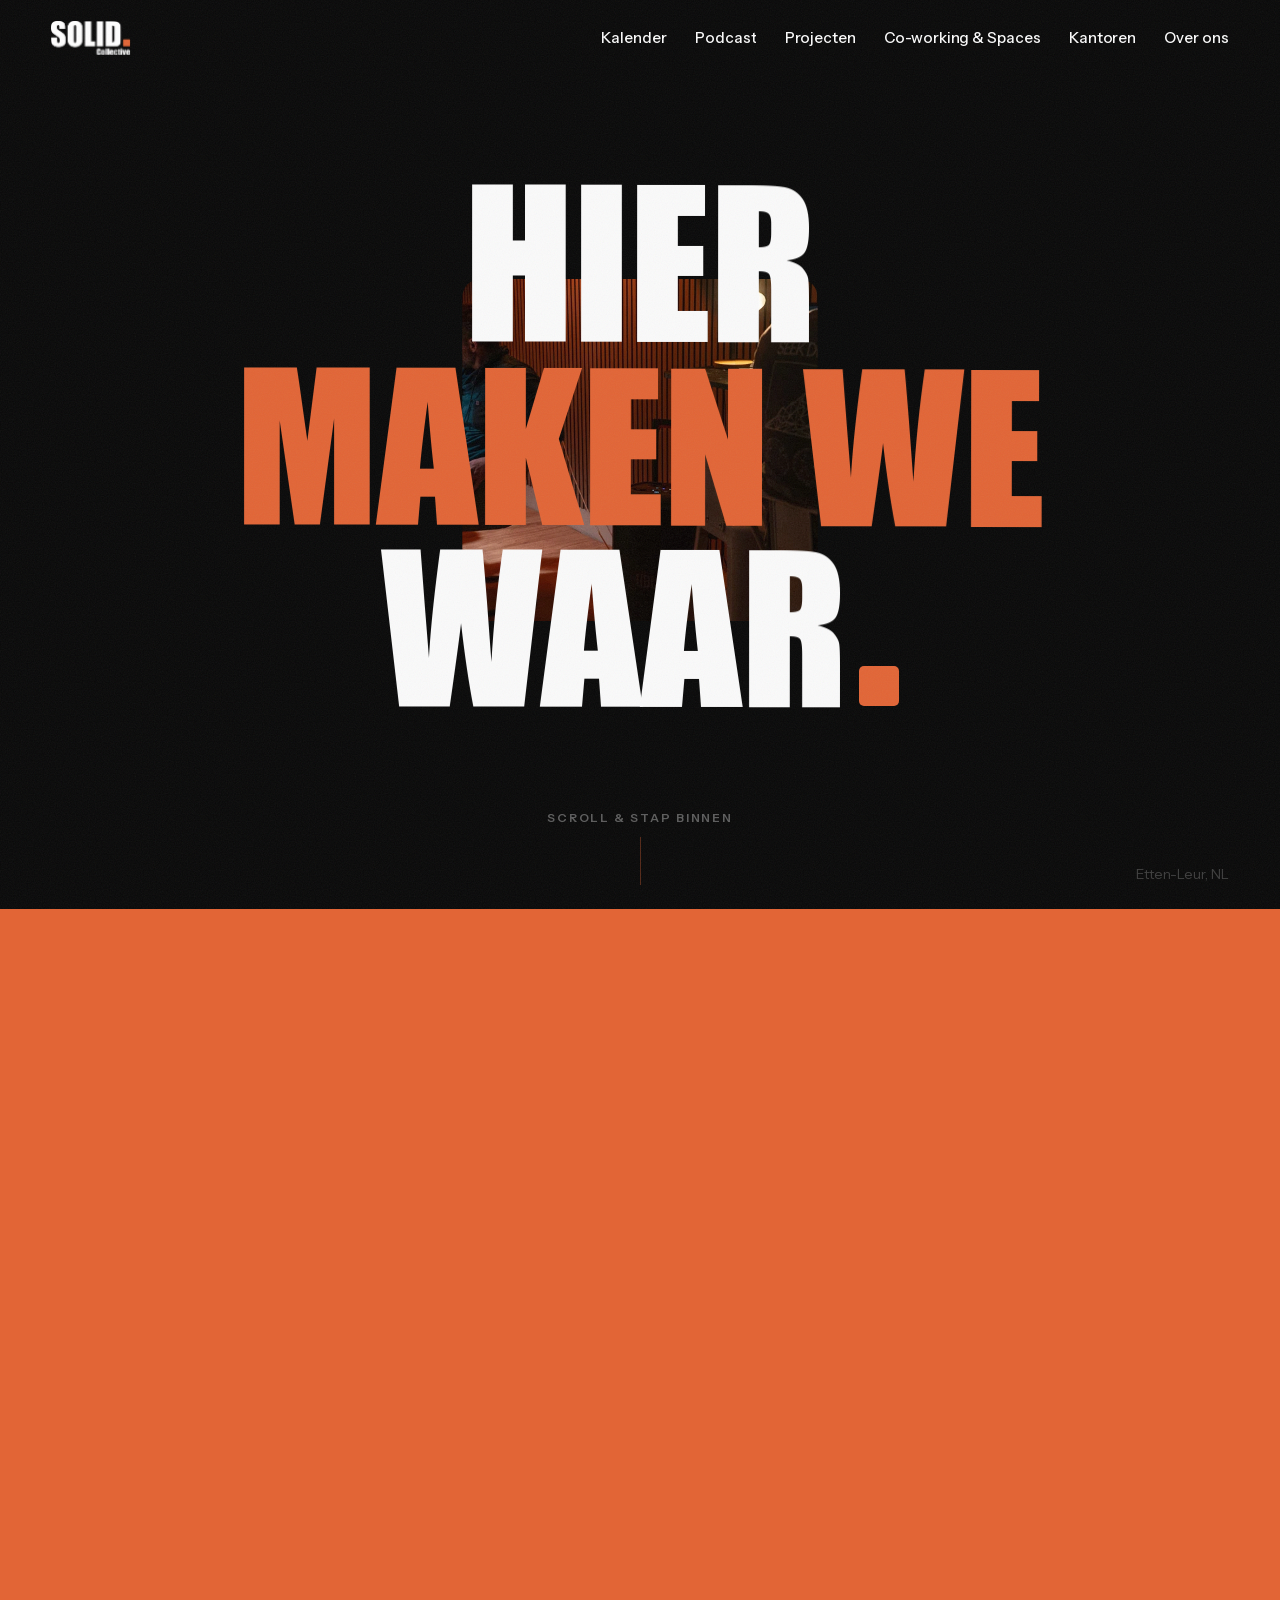
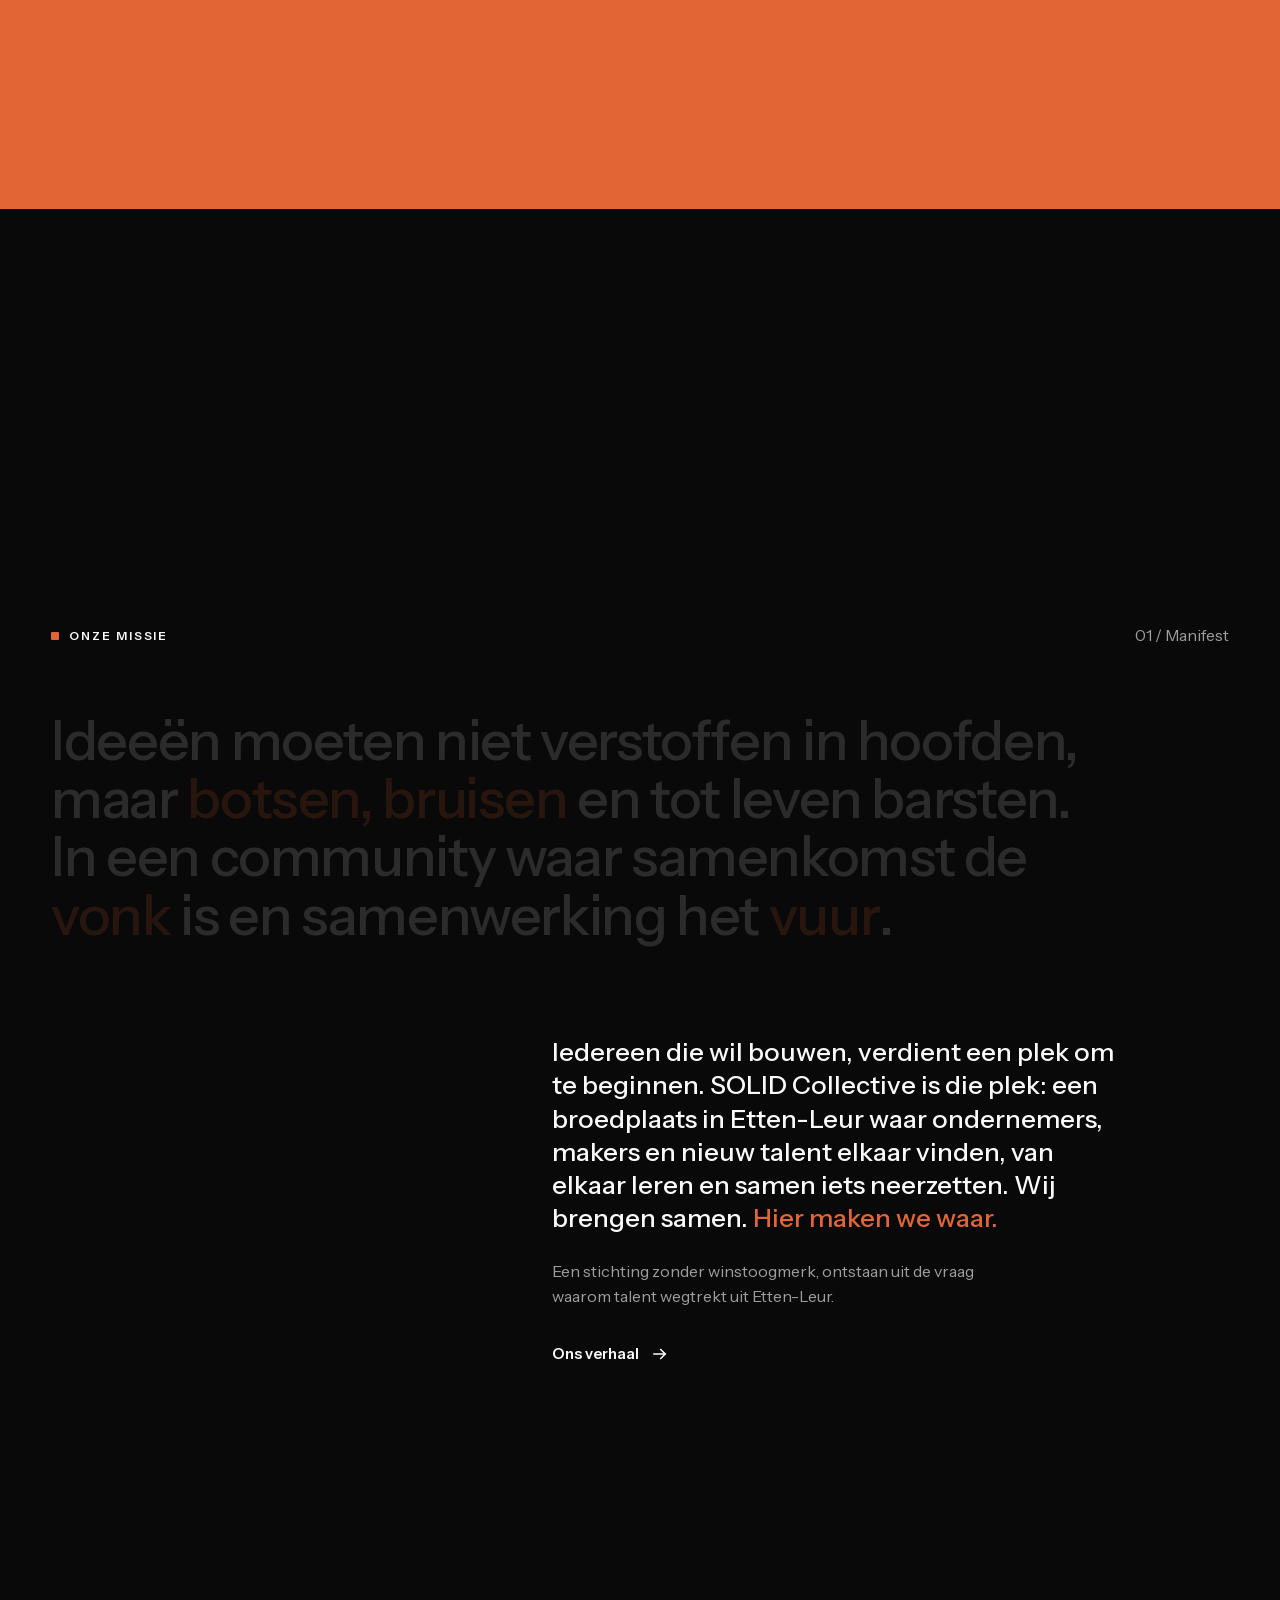
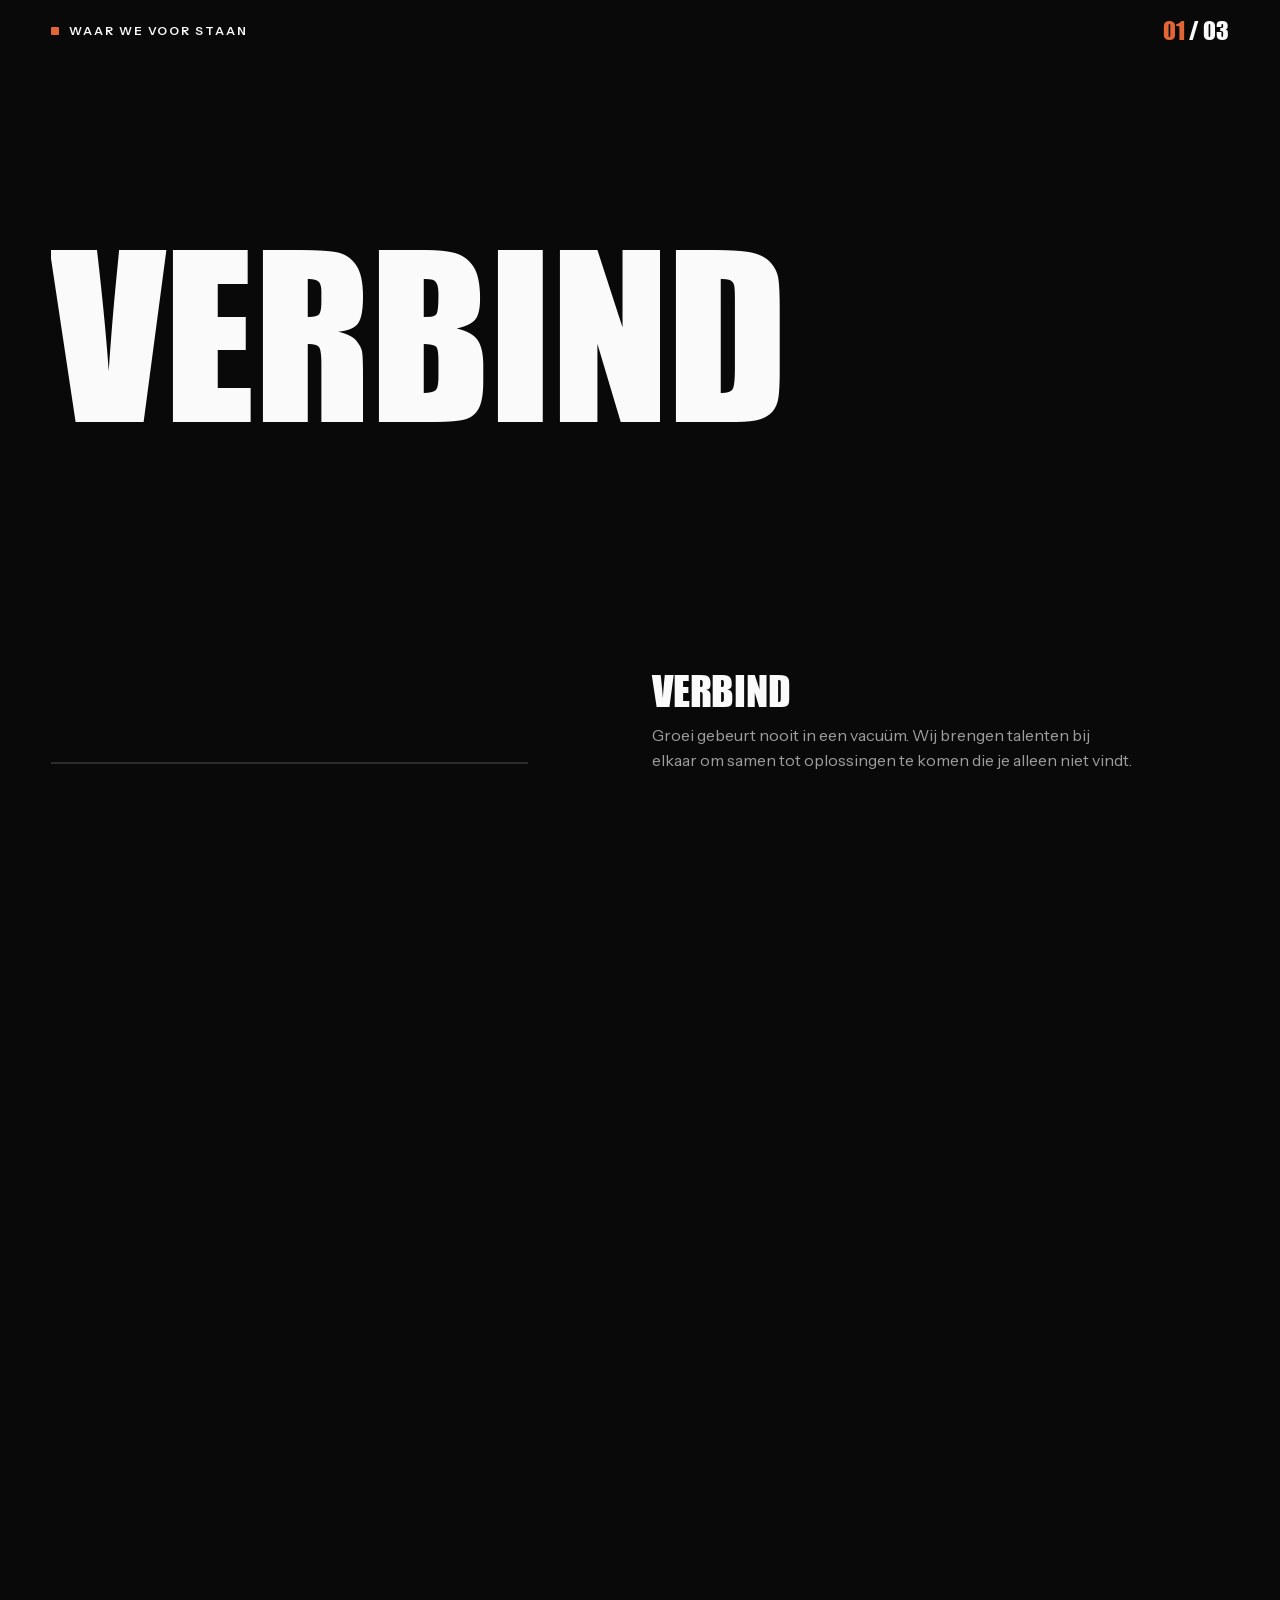
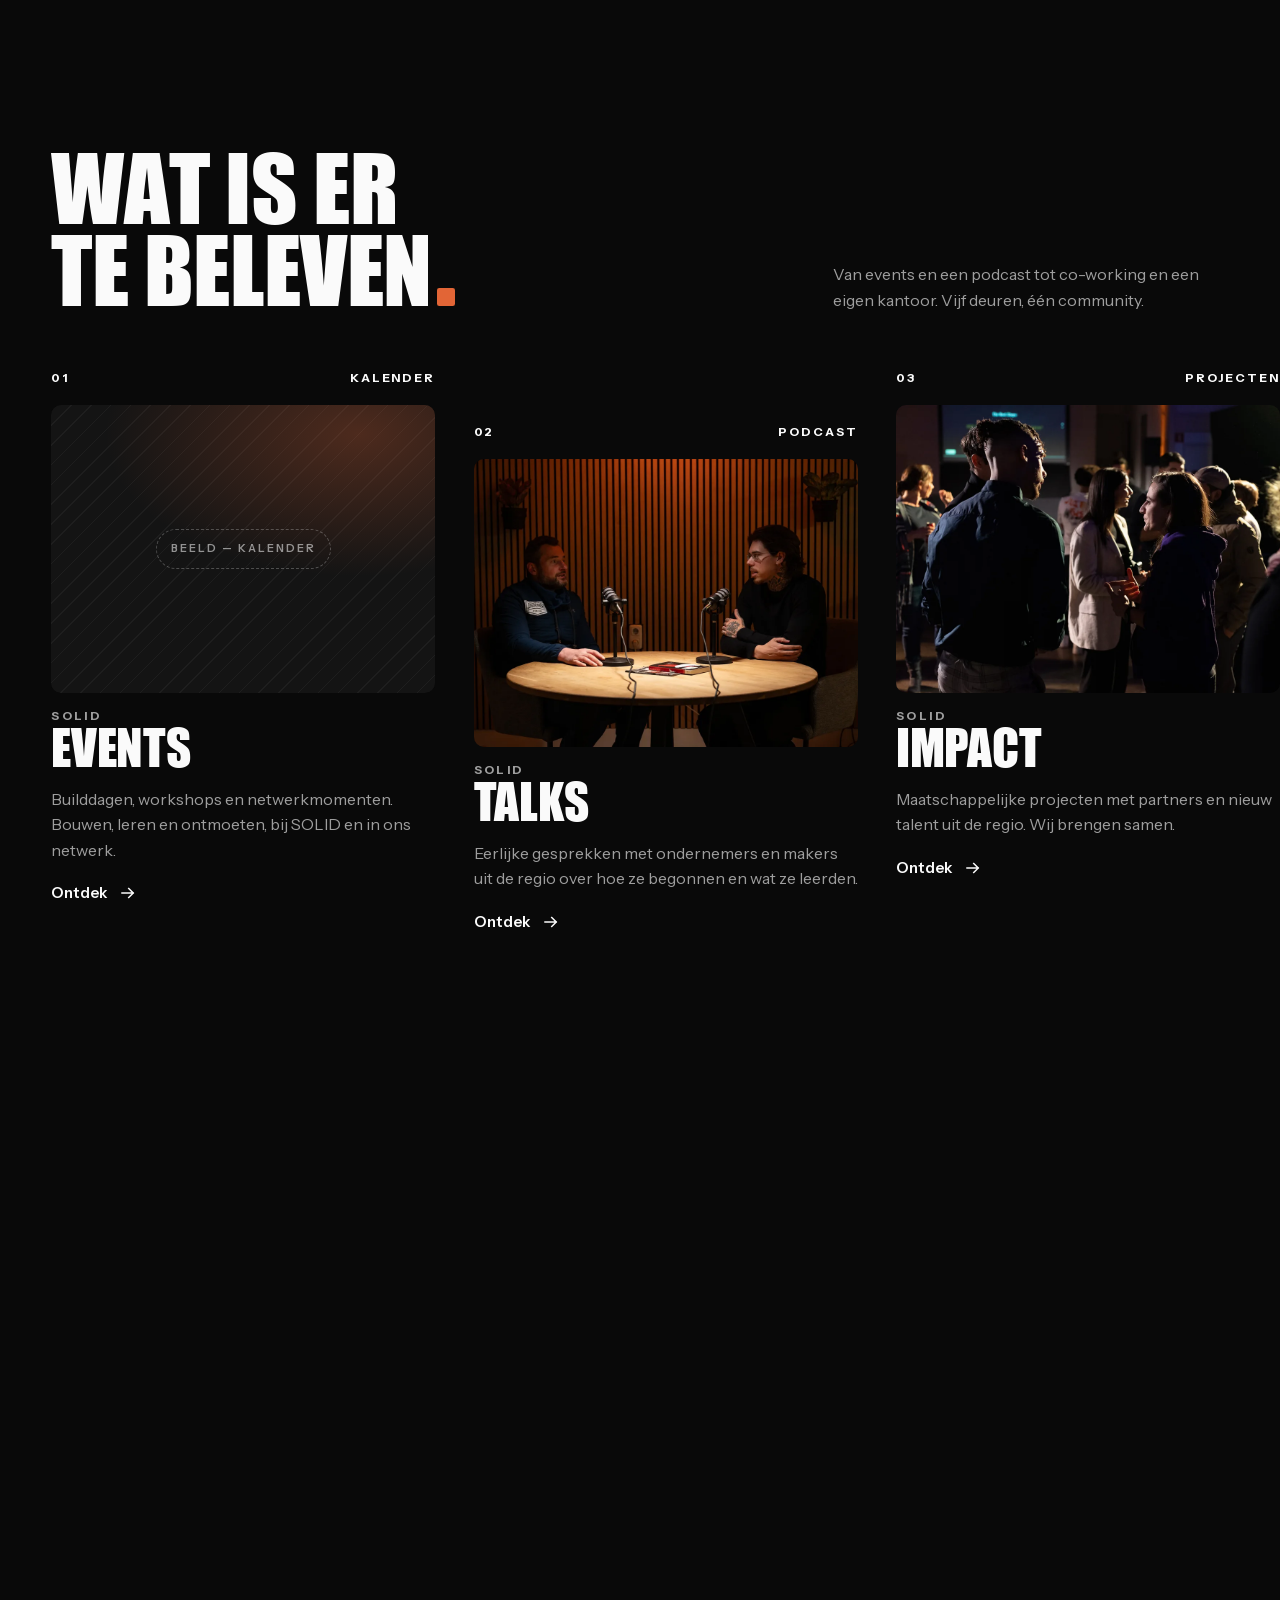
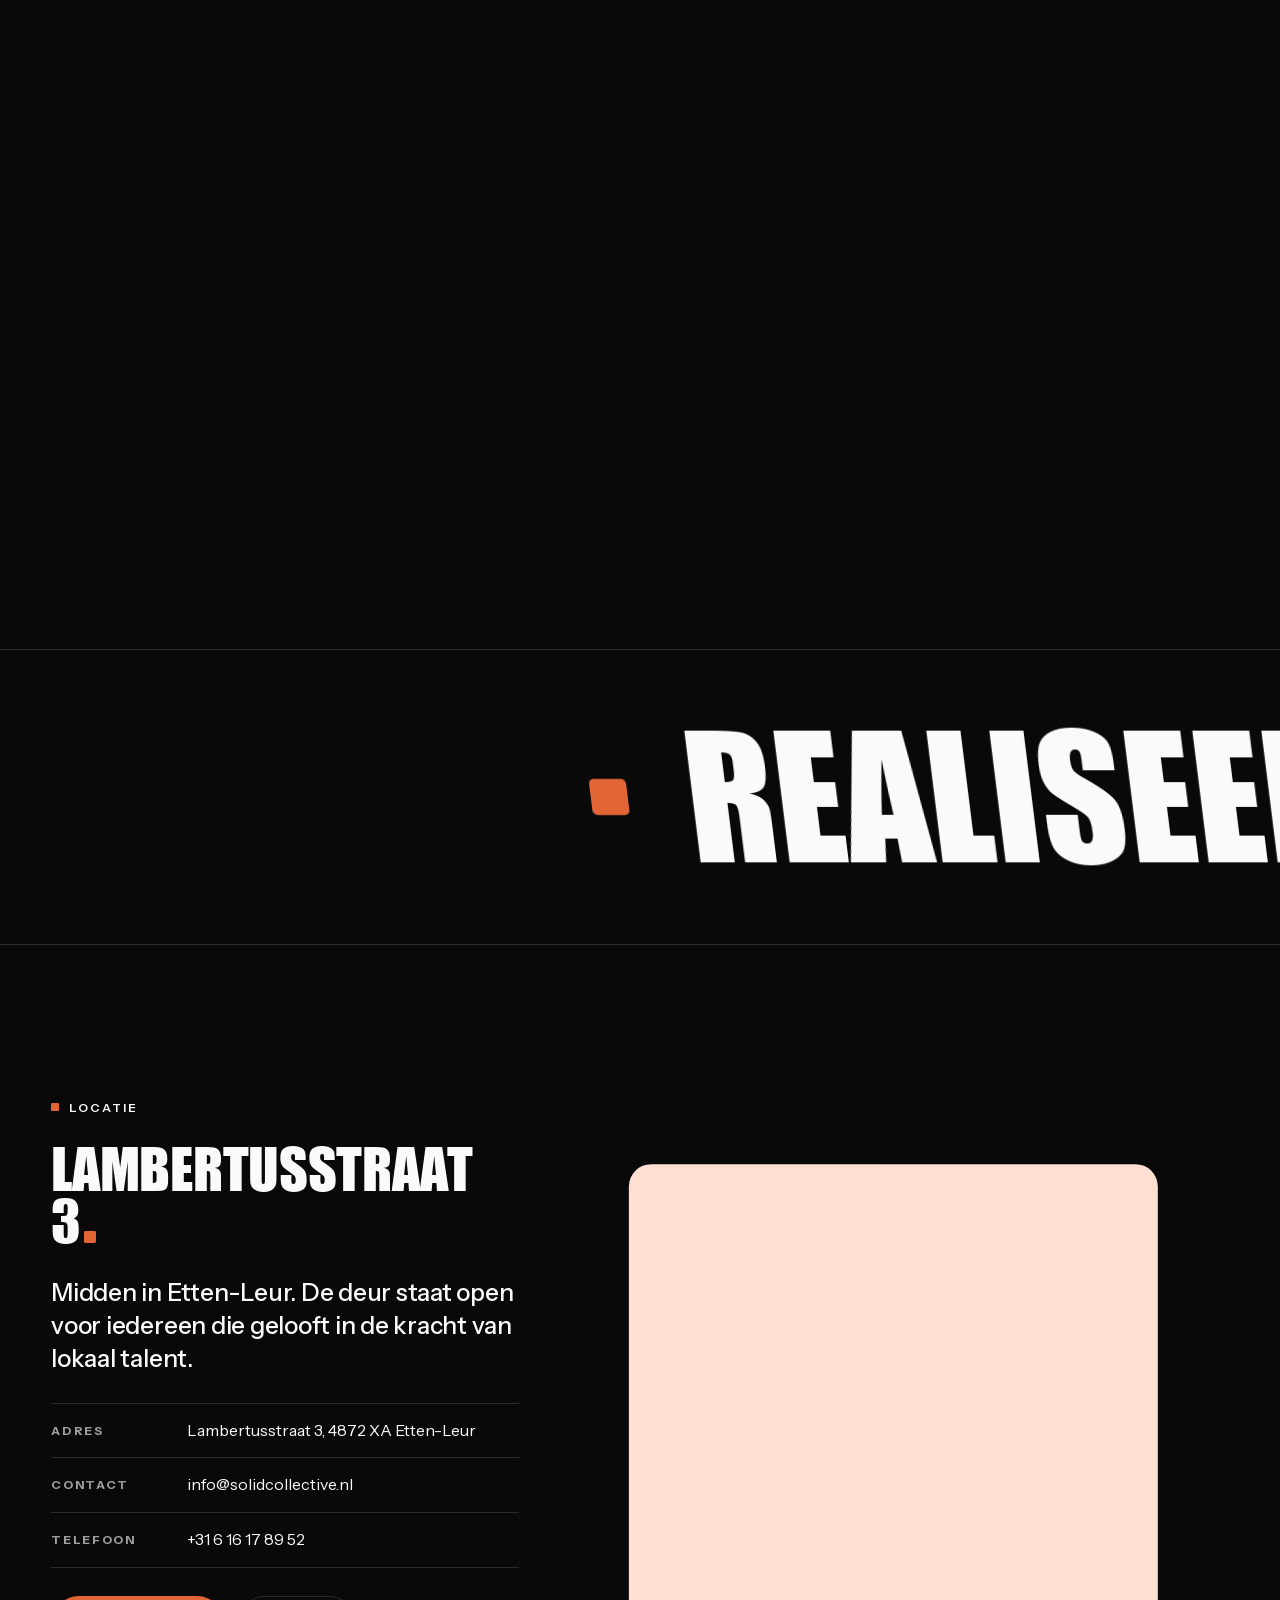
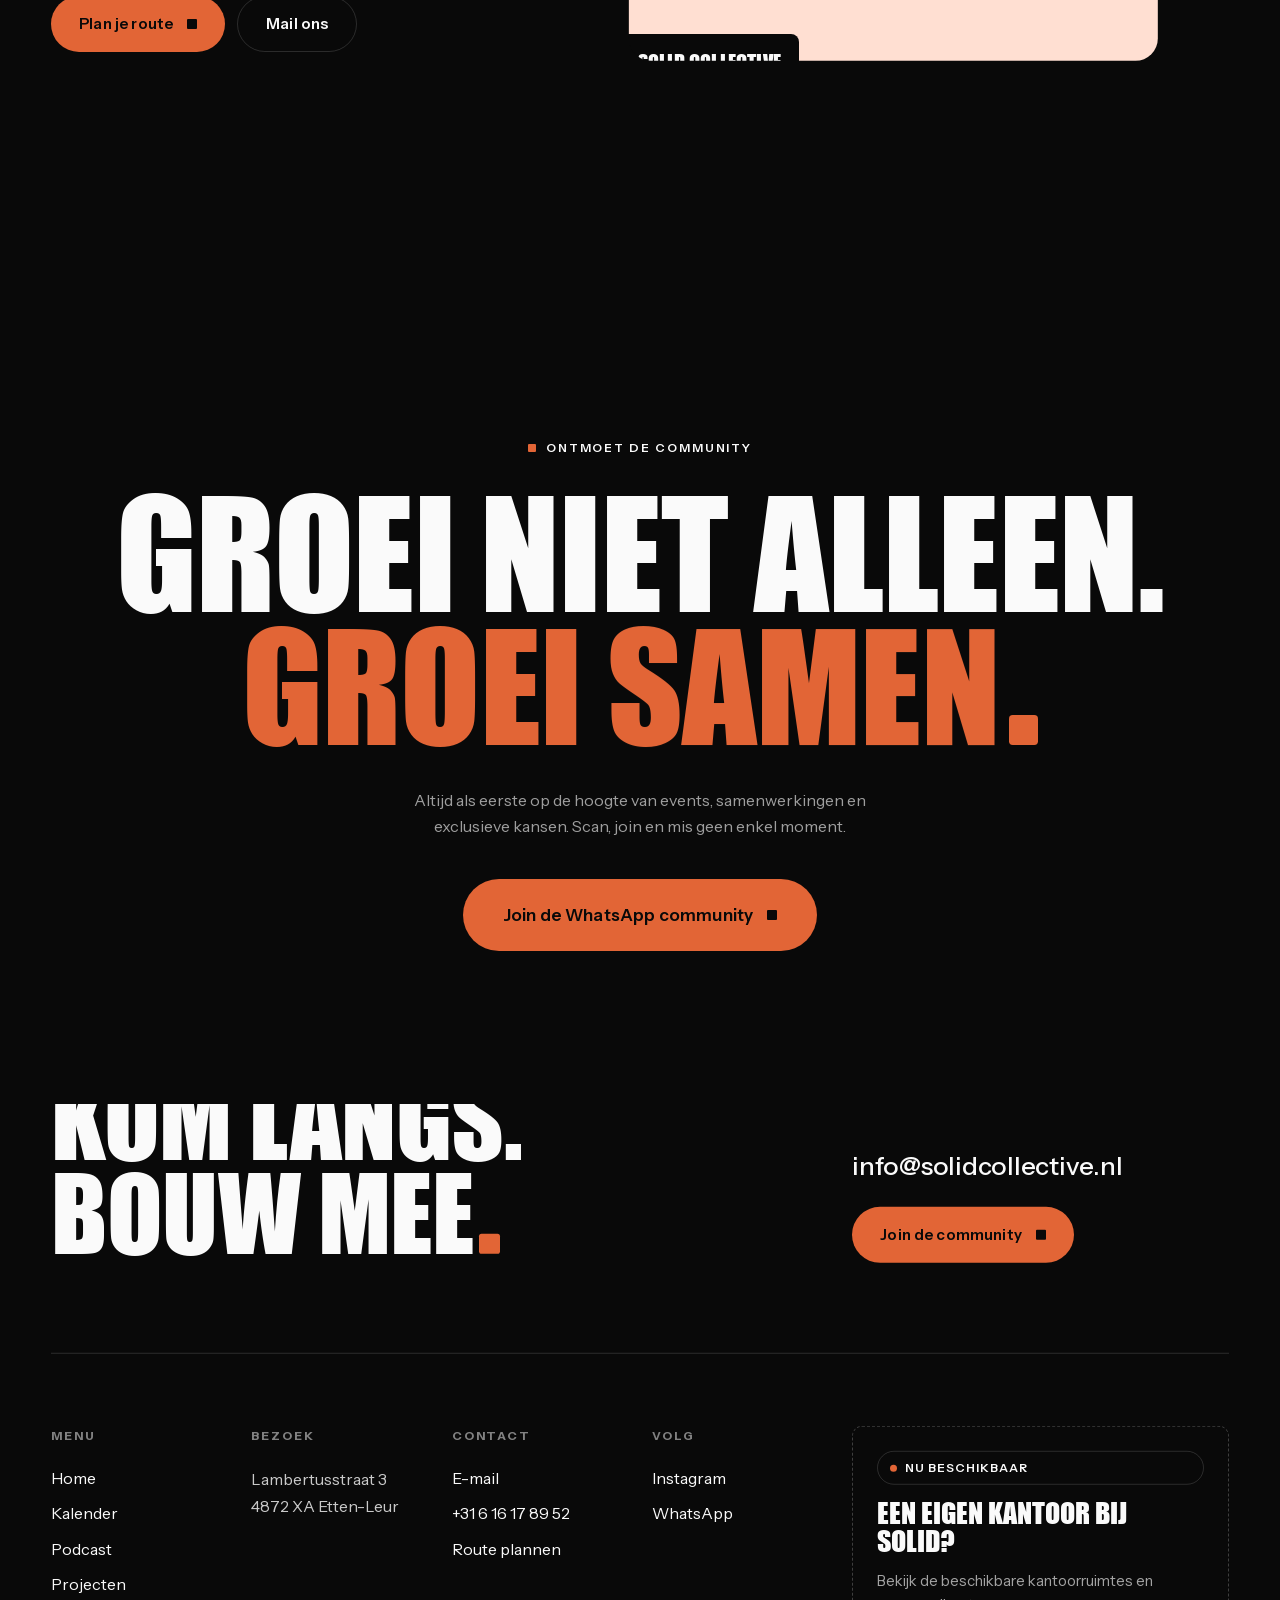
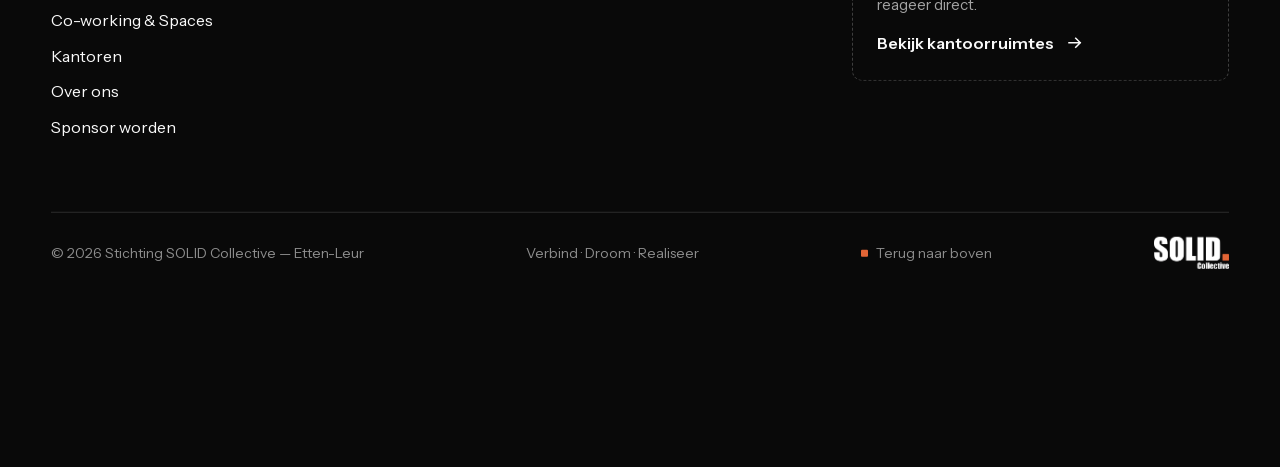
<file: index.html>
<!DOCTYPE html>
<html lang="nl" data-page="home">
<head>
<meta charset="UTF-8">
<meta name="viewport" content="width=device-width, initial-scale=1.0">
<title>SOLID Collective — De broedplaats voor creatief ondernemend Etten-Leur</title>
<meta name="description" content="SOLID Collective is de bruisende broedplaats voor creatief ondernemend Etten-Leur. Events, podcast, studio's en kantoorruimtes aan de Lambertusstraat.">
<meta name="theme-color" content="#090909">
<meta http-equiv="Cache-Control" content="no-cache, no-store, must-revalidate">
<meta http-equiv="Pragma" content="no-cache">
<meta http-equiv="Expires" content="0">
<link rel="icon" type="image/svg+xml" href="images/icons/favicon.svg?v=1">
<link rel="preload" href="fonts/impact.woff2" as="font" type="font/woff2" crossorigin>
<link rel="preload" href="fonts/instrument-sans-var.woff2" as="font" type="font/woff2" crossorigin>
<link rel="stylesheet" href="css/lenis.css">
<link rel="stylesheet" href="css/style.css?v=1">
<script>
  // Startstaat vóór eerste paint: preloader (1e bezoek home) of transitie-doek (na klik)
  (function (h) {
    h.classList.add("js");
    if ("scrollRestoration" in history) history.scrollRestoration = "manual";
    if (window.matchMedia("(prefers-reduced-motion: reduce)").matches) return;
    try {
      if (sessionStorage.getItem("solid-transition") !== null) h.classList.add("is-arriving");
      else if (h.dataset.page === "home" && !sessionStorage.getItem("solid-visited")) h.classList.add("is-loading");
    } catch (e) {}
  })(document.documentElement);
</script>
</head>
<body data-theme="dark">

<a class="skip-link" href="#main">Naar inhoud</a>

<div class="preloader" aria-hidden="true">
  <div class="preloader__word"><span>S</span><span>O</span><span>L</span><span>I</span><span>D</span><i class="preloader__dot"></i></div>
  <div class="preloader__tag">Etten-Leur &mdash; Broedplaats</div>
  <div class="preloader__count">000</div>
  <div class="preloader__fill"></div>
</div>

<header class="site-header">
  <a class="logo" href="index.html" data-title="Home" aria-label="SOLID Collective — naar home">
    <img class="logo__light" src="images/logos/solid-logo-white.png" alt="" width="1281" height="551">
    <img class="logo__dark" src="images/logos/solid-logo-black.png" alt="" width="1281" height="551">
  </a>
  <nav class="nav" aria-label="Hoofdmenu">
    <ul class="nav__list">
        <li><a class="nav__link" href="kalender.html"><span class="roll"><span data-text="Kalender">Kalender</span></span></a></li>
        <li><a class="nav__link" href="podcast.html"><span class="roll"><span data-text="Podcast">Podcast</span></span></a></li>
        <li><a class="nav__link" href="projecten.html"><span class="roll"><span data-text="Projecten">Projecten</span></span></a></li>
        <li><a class="nav__link" href="solid-flex.html"><span class="roll"><span data-text="Co-working &amp; Spaces">Co-working &amp; Spaces</span></span></a></li>
        <li><a class="nav__link" href="kantoren.html"><span class="roll"><span data-text="Kantoren">Kantoren</span></span></a></li>
        <li><a class="nav__link" href="achter-de-schermen.html"><span class="roll"><span data-text="Over ons">Over ons</span></span></a></li>
    </ul>
  </nav>
  <button class="menu-btn" type="button" aria-expanded="false" aria-controls="menu">
    <span class="menu-btn__text">Menu</span><span class="menu-btn__icon" aria-hidden="true"></span>
  </button>
</header>

<div class="menu" id="menu" data-lenis-prevent>
  <nav aria-label="Mobiel menu">
    <ul class="menu__list">
      <li class="menu__item"><a class="menu__link" href="index.html" data-title="Home" aria-current="page"><sup>00</sup>Home</a></li>
      <li class="menu__item"><a class="menu__link" href="kalender.html"><sup>01</sup>Kalender</a></li>
      <li class="menu__item"><a class="menu__link" href="podcast.html"><sup>02</sup>Podcast</a></li>
      <li class="menu__item"><a class="menu__link" href="projecten.html"><sup>03</sup>Projecten</a></li>
      <li class="menu__item"><a class="menu__link" href="solid-flex.html"><sup>04</sup>Co-working &amp; Spaces</a></li>
      <li class="menu__item"><a class="menu__link" href="kantoren.html"><sup>05</sup>Kantoren</a></li>
      <li class="menu__item"><a class="menu__link" href="achter-de-schermen.html"><sup>06</sup>Over ons</a></li>
    </ul>
  </nav>
  <div class="menu__foot">
    <a href="mailto:info@solidcollective.nl">info@solidcollective.nl</a>
    <span>Lambertusstraat 3, Etten-Leur</span>
    <a href="https://www.instagram.com/solidcollective.nl" target="_blank" rel="noopener">Instagram</a>
  </div>
</div>

<main id="main">

  <!-- 1. INTRODUCTIE — de deuren gaan open -->
  <section class="hero" data-theme="dark" data-intro>
    <!-- HERO BANNER — vervangen door <video autoplay muted loop playsinline> kan ook -->
    <div class="hero__media">
      <img src="images/hero/flex-mediastudio-2048.webp" srcset="images/hero/flex-mediastudio-1200.webp 1200w, images/hero/flex-mediastudio-2048.webp 2048w" sizes="100vw" width="2048" height="1365" alt="" style="object-position:50% 55%">
      <div class="hero__shade"></div>
    </div>

    <h1 class="display hero__title">
      <span class="hero__line" data-split="chars">Hier</span>
      <span class="hero__line hero__line--mid" data-split="chars">maken we</span>
      <span class="hero__line" data-split="chars">waar<span class="dot"></span></span>
    </h1>

    <div class="hero__meta">
      <span></span>
      <span class="scroll-cue">Scroll &amp; stap binnen<span class="scroll-cue__line"></span></span>
      <span>Etten-Leur, NL</span>
    </div>

    <div class="hero__copy">
      <h2 class="display">De broedplaats voor<br>ondernemend <span class="nowrap">Etten-Leur</span></h2>
      <div>
        <p>De katalysator voor ondernemers, makers en nieuw talent in Etten-Leur en West-Brabant. We brengen mensen samen en geven ze de ruimte om te bouwen.</p>
        <div class="hero__actions">
          <a class="btn btn--primary" href="kalender.html" data-title="Kalender"><span class="roll"><span data-text="Bekijk de kalender">Bekijk de kalender</span></span><span class="btn__icon" aria-hidden="true"></span></a>
          <a class="btn btn--ghost" href="#locatie"><span class="roll"><span data-text="Kom langs">Kom langs</span></span></a>
        </div>
      </div>
    </div>
  </section>

  <!-- 2. ONTDEKKING — manifest -->
  <section class="section manifesto" data-theme="light">
    <div class="wrap">
      <div class="manifesto__head">
        <span class="label" data-reveal>Onze missie</span>
        <span class="muted" data-reveal>01 / Manifest</span>
      </div>
      <p class="manifesto__text">
        Idee&euml;n moeten niet verstoffen in hoofden, maar <span class="hl">botsen, bruisen</span> en tot leven barsten.
        In een community waar samenkomst de <span class="hl">vonk</span> is en samenwerking het <span class="hl">vuur</span>.
      </p>
      <div class="manifesto__foot">
        <p class="manifesto__core" data-reveal>Iedereen die wil bouwen, verdient een plek om te beginnen. SOLID Collective is die plek: een broedplaats in Etten-Leur waar ondernemers, makers en nieuw talent elkaar vinden, van elkaar leren en samen iets neerzetten. Wij brengen samen. <span class="accent">Hier maken we waar.</span></p>
        <p data-reveal>Een stichting zonder winstoogmerk, ontstaan uit de vraag waarom talent wegtrekt uit Etten-Leur.</p>
        <a class="arrow-link" href="achter-de-schermen.html" data-title="Over ons" data-reveal>Ons verhaal <svg viewBox="0 0 24 24" fill="none" aria-hidden="true"><path d="M4 12h15m0 0-6-6m6 6-6 6" stroke="currentColor" stroke-width="2" stroke-linecap="square"/></svg></a>
      </div>
    </div>
  </section>

  <!-- 3. VERKENNING — drie pijlers -->
  <section class="pillars" data-theme="dark">
    <div class="pillars__stage">
      <div class="pillars__top">
        <span class="label">Waar we voor staan</span>
        <span class="pillars__count"><span>01</span> / 03</span>
      </div>
      <div class="pillars__window display" aria-hidden="true">
        <div class="pillars__words">
          <span class="pillars__word">Verbind</span>
          <span class="pillars__word">Droom</span>
          <span class="pillars__word">Realiseer</span>
        </div>
      </div>
      <div class="pillars__bottom">
        <div class="pillars__progress"><div class="pillars__bar"></div></div>
        <div class="pillars__texts">
          <div class="pillars__text">
            <h3 class="display display--h3">Verbind</h3>
            <p>Groei gebeurt nooit in een vacu&uuml;m. Wij brengen talenten bij elkaar om samen tot oplossingen te komen die je alleen niet vindt.</p>
          </div>
          <div class="pillars__text">
            <h3 class="display display--h3">Droom</h3>
            <p>Hier mag je groot denken. Tussen andere makers en ondernemers krijgen idee&euml;n de ruimte om te groeien.</p>
          </div>
          <div class="pillars__text">
            <h3 class="display display--h3">Realiseer</h3>
            <p>Met de juiste plek, mensen en middelen maken we het samen waar.</p>
          </div>
        </div>
      </div>
    </div>
  </section>

  <!-- 4. TRANSFORMATIE — aanbod, horizontale reis -->
  <section class="offer" data-theme="orange">
    <div class="offer__pin">
      <div class="wrap offer__head">
        <h2 class="display display--h2" data-split="chars">Wat is er<br>te beleven<span class="dot"></span></h2>
        <p data-reveal>Van events en een podcast tot co-working en een eigen kantoor. Vijf deuren, &eacute;&eacute;n community.</p>
      </div>
      <div class="offer__track">
        <article class="offer__panel">
          <div class="offer__num"><span>01</span><span>Kalender</span></div>
          <div class="media"><div class="ph" data-label="Beeld &mdash; Kalender"></div></div>
          <h3 class="display"><span class="offer__brand">SOLID</span>Events</h3>
          <p>Builddagen, workshops en netwerkmomenten. Bouwen, leren en ontmoeten, bij SOLID en in ons netwerk.</p>
          <a class="arrow-link offer__link" href="kalender.html" data-title="Kalender">Ontdek <svg viewBox="0 0 24 24" fill="none" aria-hidden="true"><path d="M4 12h15m0 0-6-6m6 6-6 6" stroke="currentColor" stroke-width="2" stroke-linecap="square"/></svg></a>
        </article>
        <article class="offer__panel">
          <div class="offer__num"><span>02</span><span>Podcast</span></div>
          <div class="media"><img src="images/spaces/mediastudio-1200.webp" width="1200" height="800" alt="Een podcastgesprek aan tafel in de mediastudio" loading="lazy" style="object-position:50% 50%"></div>
          <h3 class="display"><span class="offer__brand">SOLID</span>Talks</h3>
          <p>Eerlijke gesprekken met ondernemers en makers uit de regio over hoe ze begonnen en wat ze leerden.</p>
          <a class="arrow-link offer__link" href="podcast.html" data-title="Podcast">Ontdek <svg viewBox="0 0 24 24" fill="none" aria-hidden="true"><path d="M4 12h15m0 0-6-6m6 6-6 6" stroke="currentColor" stroke-width="2" stroke-linecap="square"/></svg></a>
        </article>
        <article class="offer__panel">
          <div class="offer__num"><span>03</span><span>Projecten</span></div>
          <div class="media"><img src="images/hero/ons-verhaal-documentaire-1200.webp" width="1200" height="800" alt="Bezoekers bij de presentatie van de documentaire Etten-Leur in the picture" loading="lazy" style="object-position:50% 50%"></div>
          <h3 class="display"><span class="offer__brand">SOLID</span>Impact</h3>
          <p>Maatschappelijke projecten met partners en nieuw talent uit de regio. Wij brengen samen.</p>
          <a class="arrow-link offer__link" href="projecten.html" data-title="Projecten">Ontdek <svg viewBox="0 0 24 24" fill="none" aria-hidden="true"><path d="M4 12h15m0 0-6-6m6 6-6 6" stroke="currentColor" stroke-width="2" stroke-linecap="square"/></svg></a>
        </article>
        <article class="offer__panel">
          <div class="offer__num"><span>04</span><span>Co-working &amp; Spaces</span></div>
          <div class="media"><img src="images/coworking/coworking-groot-1200.webp" width="1200" height="800" alt="Mensen werken samen in de co-workingruimte" loading="lazy" style="object-position:50% 50%"></div>
          <h3 class="display"><span class="offer__brand">SOLID</span>Flex</h3>
          <p>E&eacute;n abonnement, het hele pand: co-working, de mediastudio, de gym en meer. Voor &euro;50 per maand.</p>
          <a class="arrow-link offer__link" href="solid-flex.html" data-title="Co-working &amp; Spaces">Ontdek <svg viewBox="0 0 24 24" fill="none" aria-hidden="true"><path d="M4 12h15m0 0-6-6m6 6-6 6" stroke="currentColor" stroke-width="2" stroke-linecap="square"/></svg></a>
        </article>
        <article class="offer__panel">
          <div class="offer__num"><span>05</span><span>Kantoren</span></div>
          <div class="media"><img src="images/tenants/fleekbyzoe-salon-1200.webp" width="1200" height="800" alt="De beautysalon van Fleekbyzo&euml;, een van de kantoren" loading="lazy" style="object-position:50% 50%"></div>
          <h3 class="display"><span class="offer__brand">SOLID</span>Offices</h3>
          <p>Een eigen deur, midden in een community. Met alles van SOLID Flex erbij.</p>
          <a class="arrow-link offer__link" href="kantoren.html" data-title="Kantoren">Ontdek <svg viewBox="0 0 24 24" fill="none" aria-hidden="true"><path d="M4 12h15m0 0-6-6m6 6-6 6" stroke="currentColor" stroke-width="2" stroke-linecap="square"/></svg></a>
        </article>
        <div class="offer__end">
          <span class="display display--h3">Eén plek.<br>Alles om te bouwen.</span>
          <a class="btn btn--primary" href="https://chat.whatsapp.com/D6rDccdxVZB2Y5k4qvl4P9" target="_blank" rel="noopener"><span class="roll"><span data-text="Word deel van SOLID">Word deel van SOLID</span></span><span class="btn__icon" aria-hidden="true"></span></a>
        </div>
      </div>
    </div>
  </section>

  <section class="marquee" data-theme="dark" aria-label="Verbind, droom, realiseer">
    <div class="marquee__track">
      <div class="marquee__group" aria-hidden="true"><span>Verbind</span><i class="sq"></i><span class="outline">Droom</span><i class="sq"></i><span>Realiseer</span><i class="sq"></i></div><div class="marquee__group" aria-hidden="true"><span>Verbind</span><i class="sq"></i><span class="outline">Droom</span><i class="sq"></i><span>Realiseer</span><i class="sq"></i></div><div class="marquee__group" aria-hidden="true"><span>Verbind</span><i class="sq"></i><span class="outline">Droom</span><i class="sq"></i><span>Realiseer</span><i class="sq"></i></div>
    </div>
  </section>

  <!-- LOCATIE — Google Maps in merkkleuren -->
  <section class="section location" id="locatie" data-theme="light">
    <div class="wrap location__grid">
      <div class="location__info">
        <span class="label" data-reveal>Locatie</span>
        <h2 class="display" data-split="chars">Lambertusstraat<br>3<span class="dot"></span></h2>
        <p class="lead" data-reveal>Midden in Etten-Leur. De deur staat open voor iedereen die gelooft in de kracht van lokaal talent.</p>
        <dl class="location__list" data-reveal>
          <div><dt>Adres</dt><dd>Lambertusstraat 3, 4872 XA Etten-Leur</dd></div>
          <div><dt>Contact</dt><dd><a class="underline-link" href="mailto:info@solidcollective.nl">info@solidcollective.nl</a></dd></div>
          <div><dt>Telefoon</dt><dd><a class="underline-link" href="tel:+31616178952">+31 6 16 17 89 52</a></dd></div>
        </dl>
        <div class="location__actions" data-reveal>
          <a class="btn btn--primary" href="https://www.google.com/maps/dir/?api=1&destination=Lambertusstraat+3,+4872+XA+Etten-Leur" target="_blank" rel="noopener"><span class="roll"><span data-text="Plan je route">Plan je route</span></span><span class="btn__icon" aria-hidden="true"></span></a>
          <a class="btn btn--ghost" href="mailto:info@solidcollective.nl"><span class="roll"><span data-text="Mail ons">Mail ons</span></span></a>
        </div>
      </div>
      <div class="location__map" data-clip>
        <div class="map" id="map" role="region" aria-label="Kaart van Lambertusstraat 3, Etten-Leur"></div>
        <div class="map__badge"><span class="map__badge-sq"></span><span><strong>SOLID Collective</strong>Lambertusstraat 3</span></div>
      </div>
    </div>
  </section>

  <!-- 5. CALL TO ACTION — community -->
  <section class="section community" data-theme="dark">
    <div class="wrap">
      <span class="label" data-reveal>Ontmoet de community</span>
      <h2 class="display community__title" data-split="chars" style="margin-top:32px">Groei niet alleen.<br><span class="accent">Groei samen</span><span class="dot"></span></h2>
      <p data-reveal>Altijd als eerste op de hoogte van events, samenwerkingen en exclusieve kansen. Scan, join en mis geen enkel moment.</p>
      <a class="btn btn--primary btn--xl" href="https://chat.whatsapp.com/D6rDccdxVZB2Y5k4qvl4P9" target="_blank" rel="noopener" data-magnetic data-reveal><span class="roll"><span data-text="Join de WhatsApp community">Join de WhatsApp community</span></span><span class="btn__icon" aria-hidden="true"></span></a>
    </div>
  </section>

</main>

<footer class="footer" id="contact" data-footer>
  <div class="footer__inner">
    <div class="wrap">

      <div class="footer__cta">
        <h2 class="display" data-split="lines">Kom langs.<br>Bouw mee<span class="dot"></span></h2>
        <div class="footer__cta-side">
          <a class="footer__mail underline-link" href="mailto:info@solidcollective.nl">info@solidcollective.nl</a>
          <div><a class="btn btn--primary" href="https://chat.whatsapp.com/D6rDccdxVZB2Y5k4qvl4P9" target="_blank" rel="noopener" data-magnetic><span class="roll"><span data-text="Join de community">Join de community</span></span><span class="btn__icon" aria-hidden="true"></span></a></div>
        </div>
      </div>

      <div class="footer__grid">
        <div class="footer__col">
          <h2>Menu</h2>
          <ul>
          <li><a class="underline-link" href="index.html" data-title="Home">Home</a></li>
          <li><a class="underline-link" href="kalender.html">Kalender</a></li>
          <li><a class="underline-link" href="podcast.html">Podcast</a></li>
          <li><a class="underline-link" href="projecten.html">Projecten</a></li>
          <li><a class="underline-link" href="solid-flex.html">Co-working &amp; Spaces</a></li>
          <li><a class="underline-link" href="kantoren.html">Kantoren</a></li>
          <li><a class="underline-link" href="achter-de-schermen.html">Over ons</a></li>
          <li><a class="underline-link" href="sponsoren.html">Sponsor worden</a></li>
          </ul>
        </div>
        <div class="footer__col">
          <h2>Bezoek</h2>
          <address>Lambertusstraat 3<br>4872 XA Etten-Leur</address>
        </div>
        <div class="footer__col">
          <h2>Contact</h2>
          <ul>
            <li><a class="underline-link" href="mailto:info@solidcollective.nl">E-mail</a></li>
            <li><a class="underline-link" href="tel:+31616178952">+31 6 16 17 89 52</a></li>
            <li><a class="underline-link" href="https://www.google.com/maps/dir/?api=1&destination=Lambertusstraat+3,+4872+XA+Etten-Leur" target="_blank" rel="noopener">Route plannen</a></li>
          </ul>
        </div>
        <div class="footer__col">
          <h2>Volg</h2>
          <ul>
            <li><a class="underline-link" href="https://www.instagram.com/solidcollective.nl" target="_blank" rel="noopener">Instagram</a></li>
            <li><a class="underline-link" href="https://chat.whatsapp.com/D6rDccdxVZB2Y5k4qvl4P9" target="_blank" rel="noopener">WhatsApp</a></li>
          </ul>
        </div>
        <div class="footer__col footer__col--wide">
          <!-- SLOT: inschrijfformulier kantoorruimtes komt hier -->
          <div class="footer__slot" data-slot="inschrijfformulier-kantoorruimtes">
            <span class="pill pill--live">Nu beschikbaar</span>
            <h3>Een eigen kantoor bij SOLID?</h3>
            <p>Bekijk de beschikbare kantoorruimtes en reageer direct.</p>
            <a class="arrow-link" href="kantoren.html" data-title="Kantoren">Bekijk kantoorruimtes <svg viewBox="0 0 24 24" fill="none" aria-hidden="true"><path d="M4 12h15m0 0-6-6m6 6-6 6" stroke="currentColor" stroke-width="2" stroke-linecap="square"/></svg></a>
          </div>
        </div>
      </div>
    </div>

    <div class="wrap">
      <div class="footer__legal">
        <span>&copy; 2026 Stichting SOLID Collective &mdash; Etten-Leur</span>
        <span>Verbind &middot; Droom &middot; Realiseer</span>
        <a class="to-top" href="#">Terug naar boven</a>
        <a class="footer__logo" href="index.html" data-title="Home" aria-label="SOLID Collective — naar home">
          <img src="images/logos/solid-logo-white.png" alt="" width="1281" height="551">
        </a>
      </div>
    </div>
  </div>
</footer>

<div class="page-transition" aria-hidden="true"><div class="page-transition__title"></div></div>
<div class="grain" aria-hidden="true"></div>

<script src="js/vendor/gsap.min.js"></script>
<script src="js/vendor/ScrollTrigger.min.js"></script>
<script src="js/vendor/SplitText.min.js"></script>
<script src="js/vendor/lenis.min.js"></script>
<script src="js/config.js?v=1"></script>
<script src="js/lenis-init.js?v=1"></script>
<script src="js/main.js?v=1"></script>
<script src="js/map.js?v=1"></script>
</body>
</html>
</file>
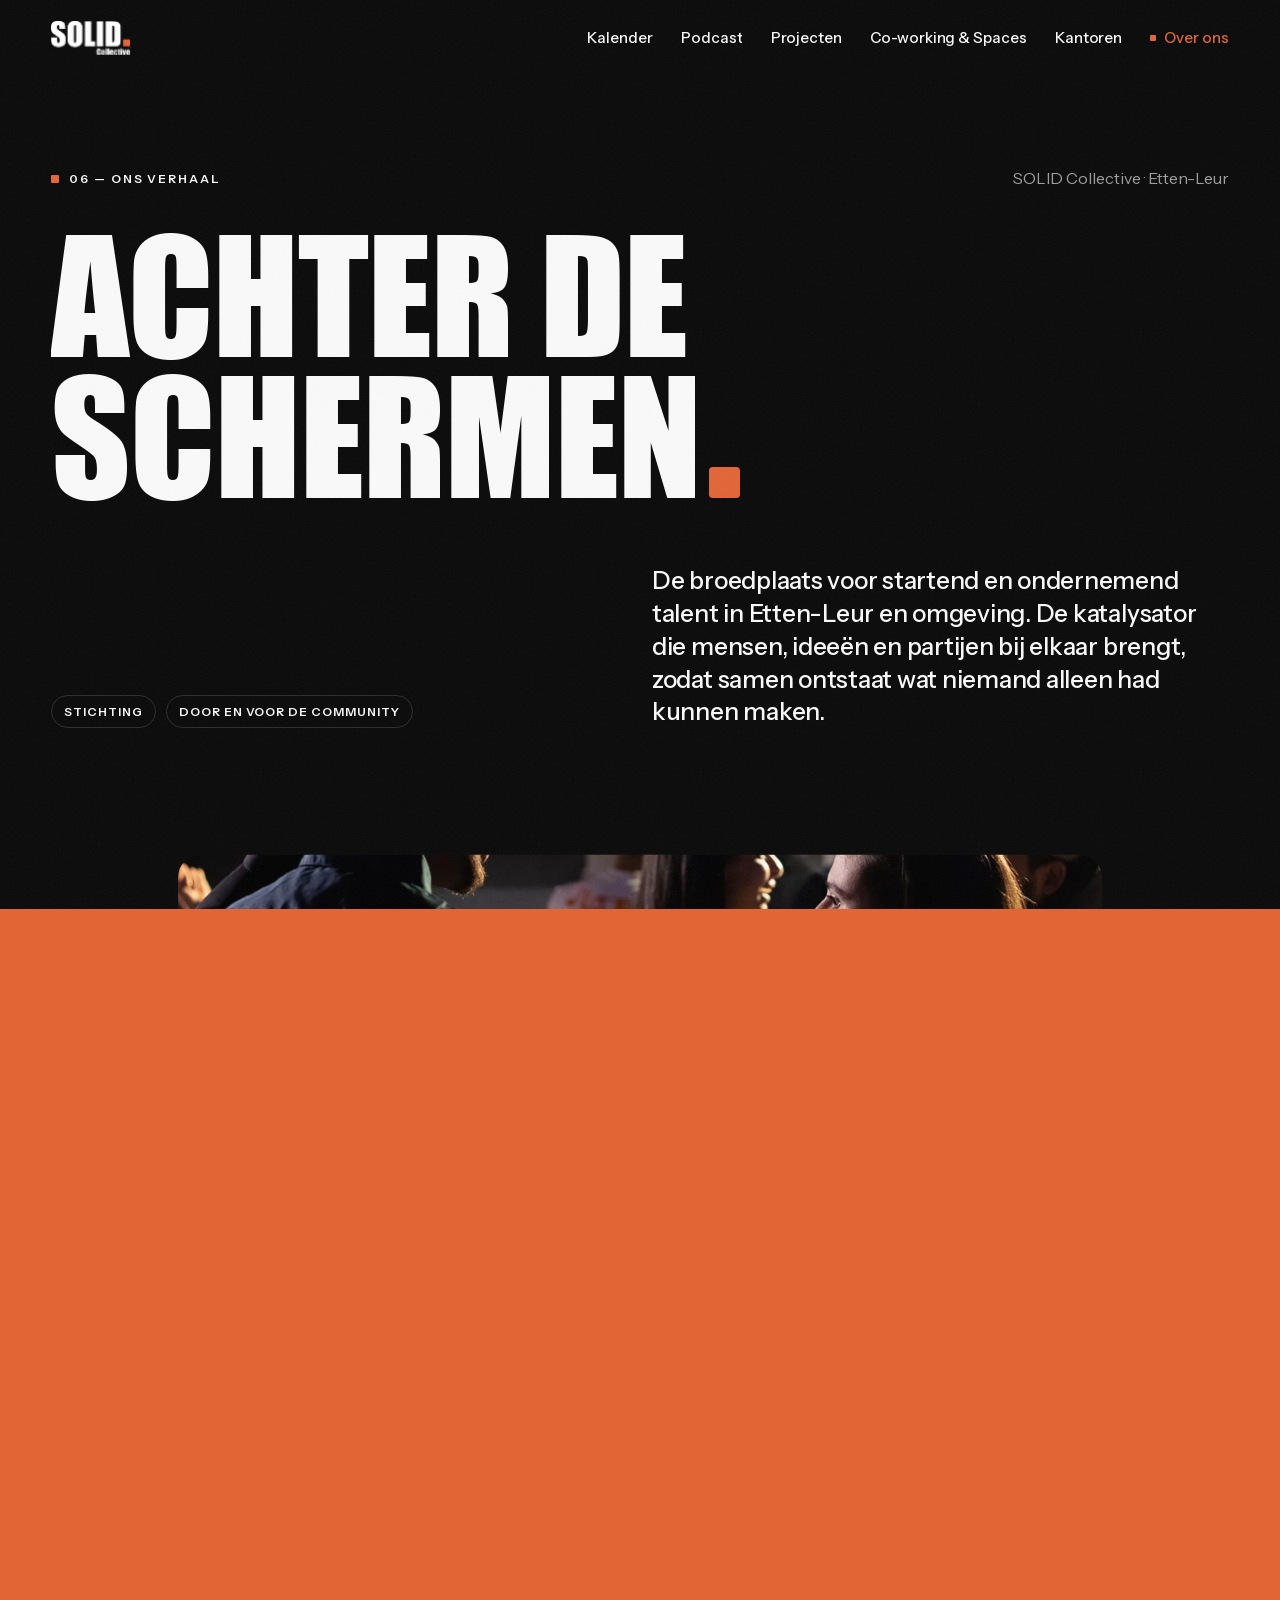
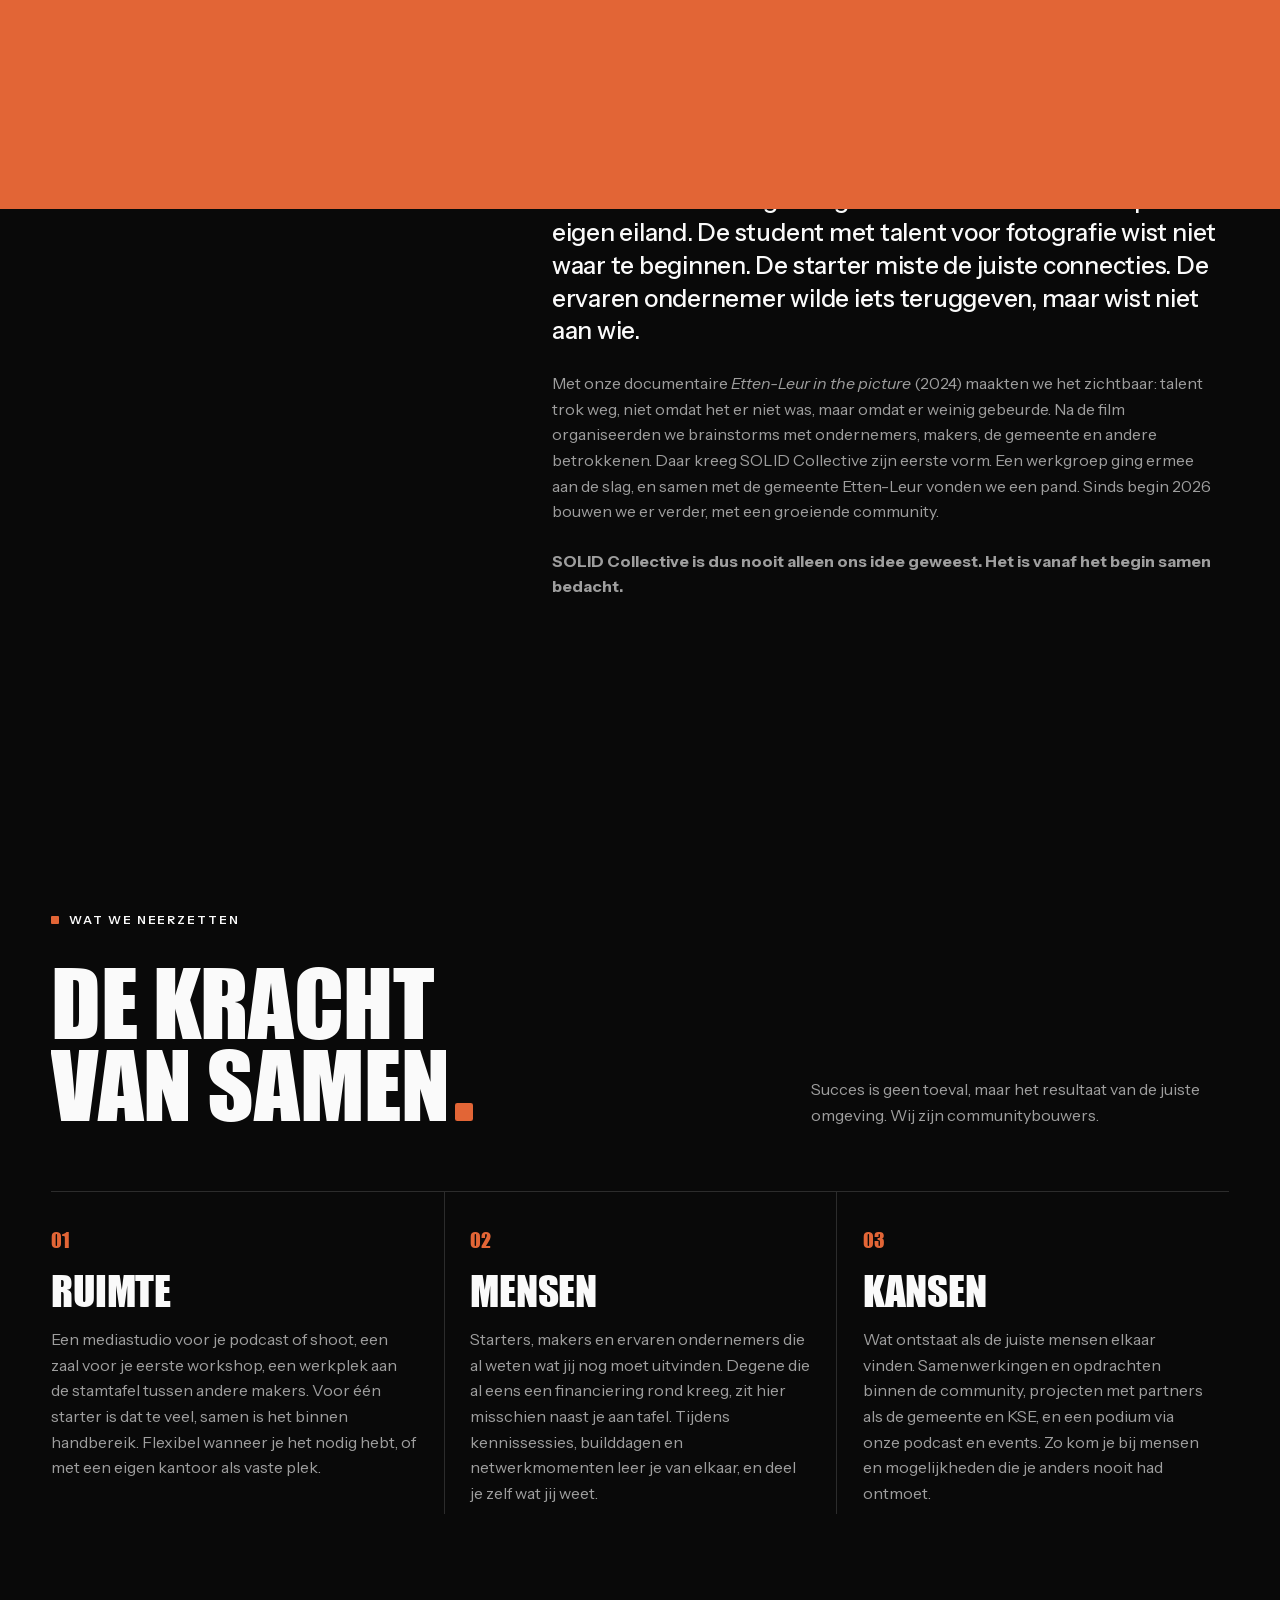
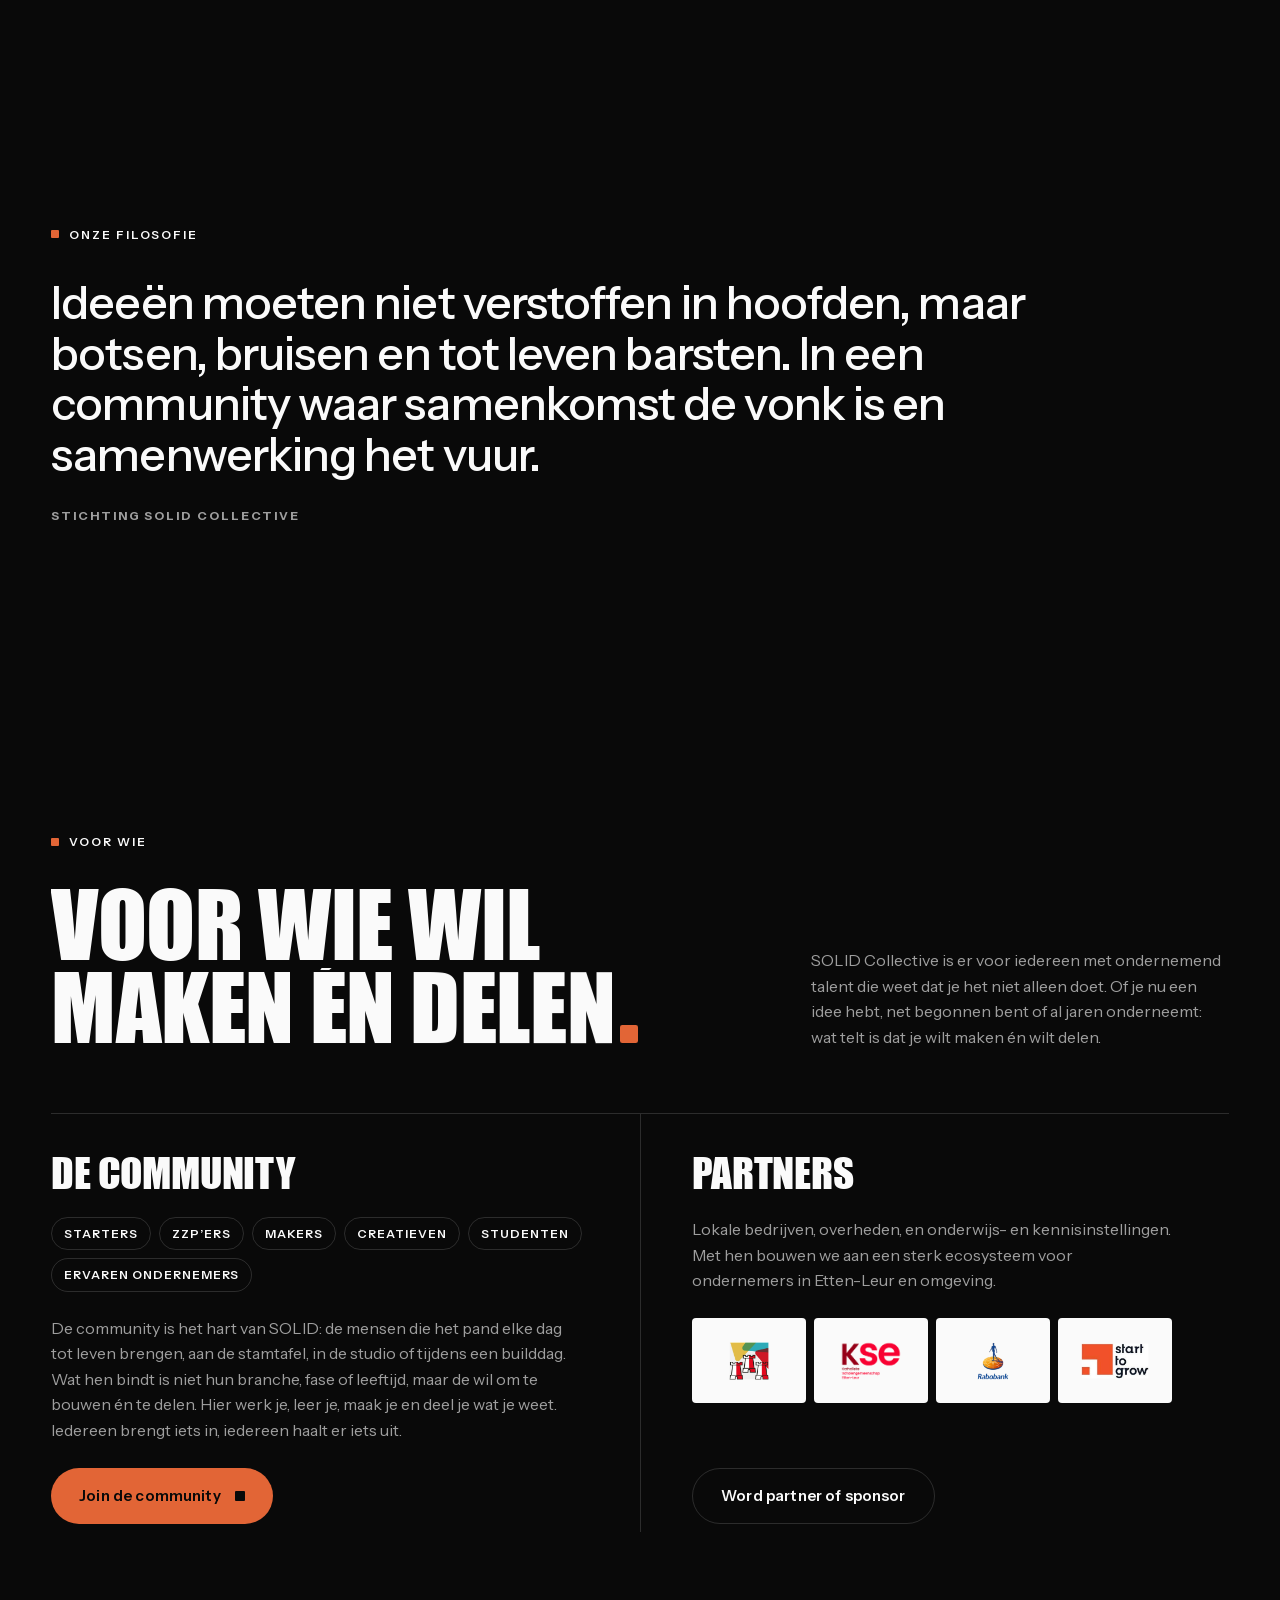
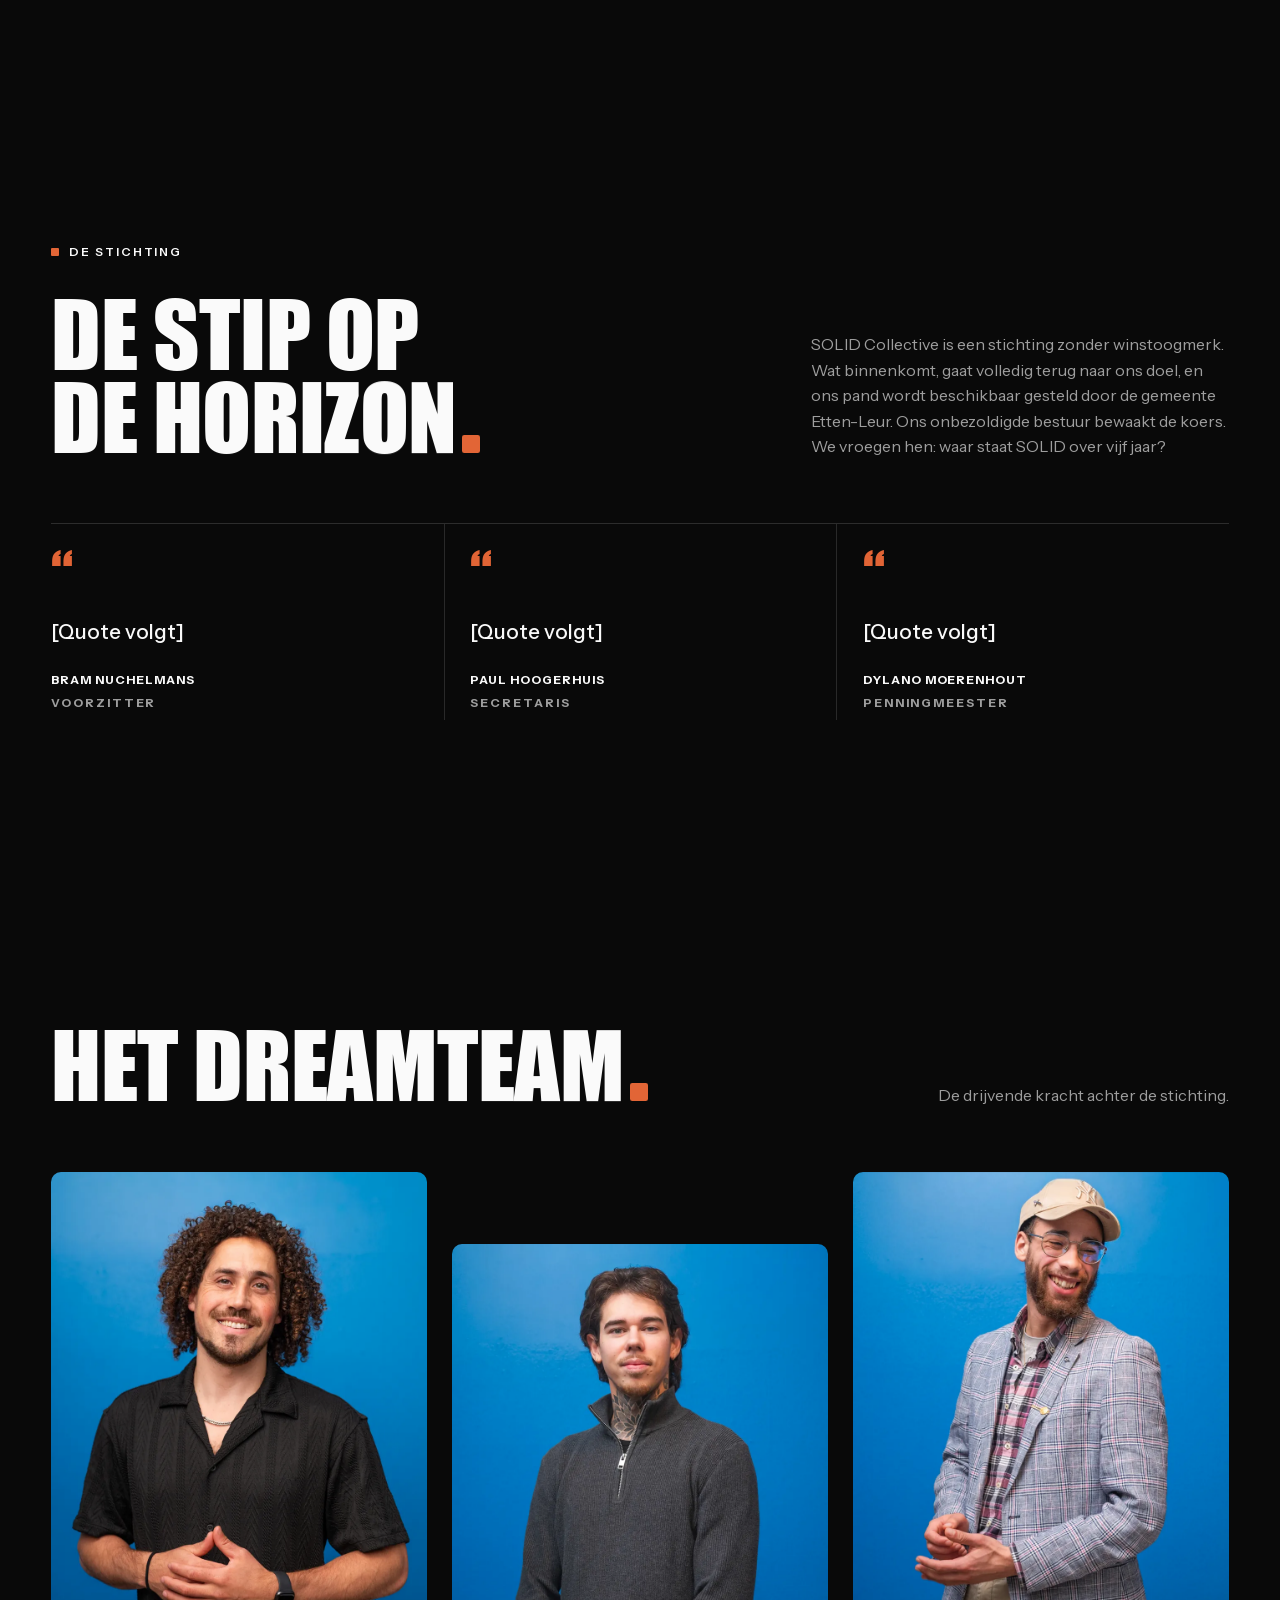
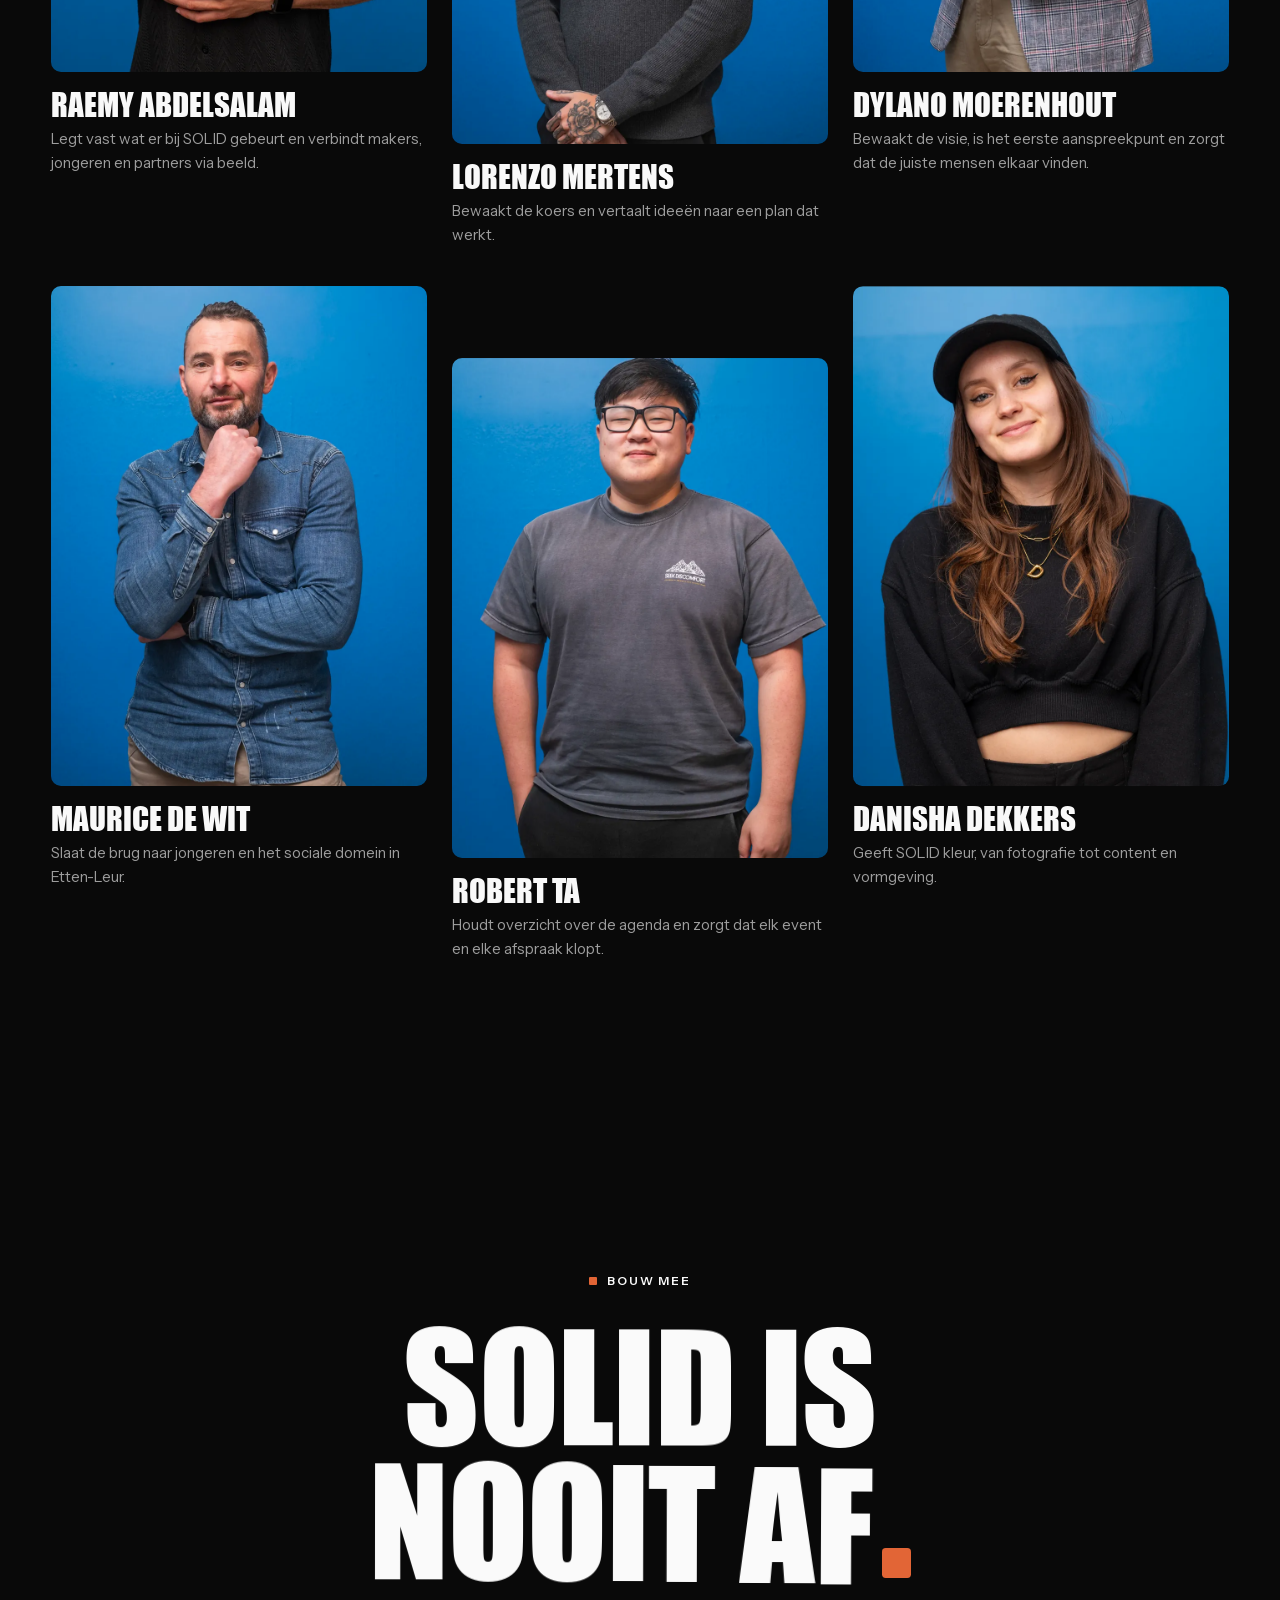
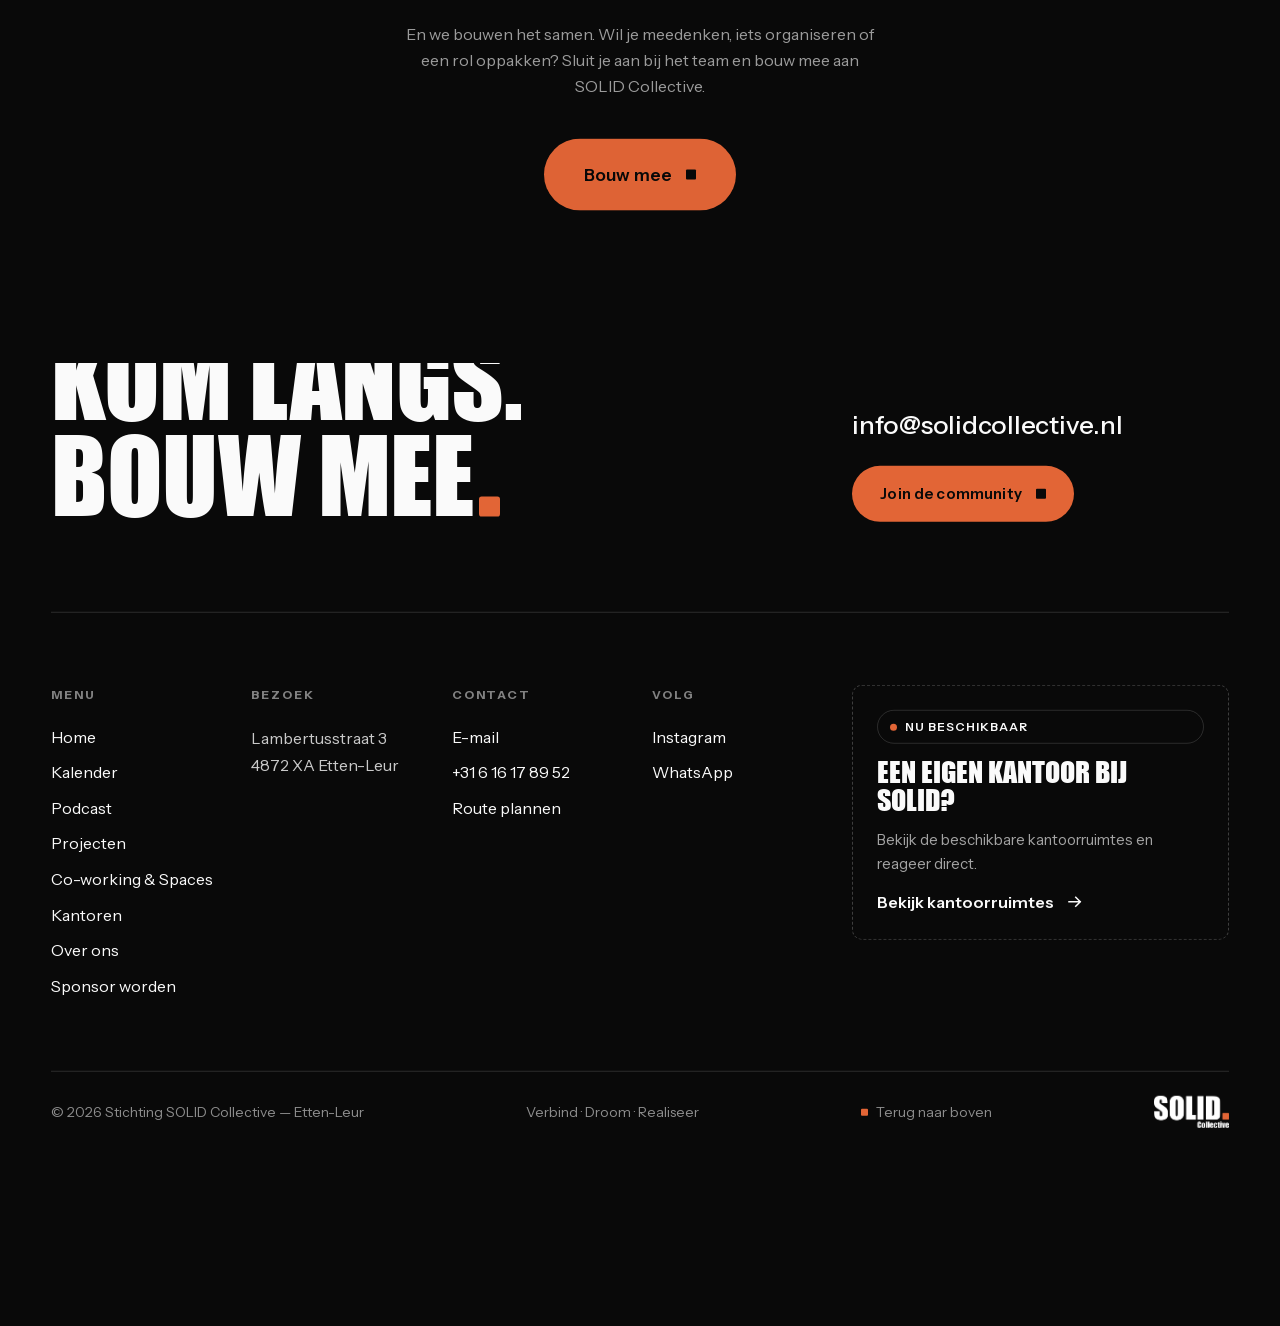
<file: achter-de-schermen.html>
<!DOCTYPE html>
<html lang="nl" data-page="achter">
<head>
<meta charset="UTF-8">
<meta name="viewport" content="width=device-width, initial-scale=1.0">
<title>Achter de schermen — SOLID Collective</title>
<meta name="description" content="Het verhaal achter SOLID Collective: de broedplaats voor startend en ondernemend talent in Etten-Leur en omgeving. Ontmoet de stichting, het bestuur en het team.">
<meta name="theme-color" content="#090909">
<meta http-equiv="Cache-Control" content="no-cache, no-store, must-revalidate">
<meta http-equiv="Pragma" content="no-cache">
<meta http-equiv="Expires" content="0">
<link rel="icon" type="image/svg+xml" href="images/icons/favicon.svg?v=1">
<link rel="preload" href="fonts/impact.woff2" as="font" type="font/woff2" crossorigin>
<link rel="preload" href="fonts/instrument-sans-var.woff2" as="font" type="font/woff2" crossorigin>
<link rel="stylesheet" href="css/lenis.css">
<link rel="stylesheet" href="css/style.css?v=1">
<script>
  // Startstaat vóór eerste paint: preloader (1e bezoek home) of transitie-doek (na klik)
  (function (h) {
    h.classList.add("js");
    if ("scrollRestoration" in history) history.scrollRestoration = "manual";
    if (window.matchMedia("(prefers-reduced-motion: reduce)").matches) return;
    try {
      if (sessionStorage.getItem("solid-transition") !== null) h.classList.add("is-arriving");
      else if (h.dataset.page === "home" && !sessionStorage.getItem("solid-visited")) h.classList.add("is-loading");
    } catch (e) {}
  })(document.documentElement);
</script>
</head>
<body data-theme="dark">

<a class="skip-link" href="#main">Naar inhoud</a>

<header class="site-header">
  <a class="logo" href="index.html" data-title="Home" aria-label="SOLID Collective — naar home">
    <img class="logo__light" src="images/logos/solid-logo-white.png" alt="" width="1281" height="551">
    <img class="logo__dark" src="images/logos/solid-logo-black.png" alt="" width="1281" height="551">
  </a>
  <nav class="nav" aria-label="Hoofdmenu">
    <ul class="nav__list">
        <li><a class="nav__link" href="kalender.html"><span class="roll"><span data-text="Kalender">Kalender</span></span></a></li>
        <li><a class="nav__link" href="podcast.html"><span class="roll"><span data-text="Podcast">Podcast</span></span></a></li>
        <li><a class="nav__link" href="projecten.html"><span class="roll"><span data-text="Projecten">Projecten</span></span></a></li>
        <li><a class="nav__link" href="solid-flex.html"><span class="roll"><span data-text="Co-working &amp; Spaces">Co-working &amp; Spaces</span></span></a></li>
        <li><a class="nav__link" href="kantoren.html"><span class="roll"><span data-text="Kantoren">Kantoren</span></span></a></li>
        <li><a class="nav__link" href="achter-de-schermen.html" aria-current="page"><span class="roll"><span data-text="Over ons">Over ons</span></span></a></li>
    </ul>
  </nav>
  <button class="menu-btn" type="button" aria-expanded="false" aria-controls="menu">
    <span class="menu-btn__text">Menu</span><span class="menu-btn__icon" aria-hidden="true"></span>
  </button>
</header>

<div class="menu" id="menu" data-lenis-prevent>
  <nav aria-label="Mobiel menu">
    <ul class="menu__list">
      <li class="menu__item"><a class="menu__link" href="index.html" data-title="Home"><sup>00</sup>Home</a></li>
      <li class="menu__item"><a class="menu__link" href="kalender.html"><sup>01</sup>Kalender</a></li>
      <li class="menu__item"><a class="menu__link" href="podcast.html"><sup>02</sup>Podcast</a></li>
      <li class="menu__item"><a class="menu__link" href="projecten.html"><sup>03</sup>Projecten</a></li>
      <li class="menu__item"><a class="menu__link" href="solid-flex.html"><sup>04</sup>Co-working &amp; Spaces</a></li>
      <li class="menu__item"><a class="menu__link" href="kantoren.html"><sup>05</sup>Kantoren</a></li>
      <li class="menu__item"><a class="menu__link" href="achter-de-schermen.html" aria-current="page"><sup>06</sup>Over ons</a></li>
    </ul>
  </nav>
  <div class="menu__foot">
    <a href="mailto:info@solidcollective.nl">info@solidcollective.nl</a>
    <span>Lambertusstraat 3, Etten-Leur</span>
    <a href="https://www.instagram.com/solidcollective.nl" target="_blank" rel="noopener">Instagram</a>
  </div>
</div>
<main id="main">
  <section class="page-hero" data-theme="dark" data-intro>
    <div class="wrap">
      <div class="page-hero__meta">
        <span class="label" data-reveal>06 &mdash; Ons verhaal</span>
        <span class="muted" data-reveal>SOLID Collective &middot; Etten-Leur</span>
      </div>
      <h1 class="display page-hero__title" data-split="chars">Achter de<br>schermen<span class="dot"></span></h1>
      <div class="page-hero__row">
        <div class="page-hero__side" data-reveal><span class="pill">Stichting</span><span class="pill">Door en voor de community</span></div>
        <p class="lead" data-reveal>De broedplaats voor startend en ondernemend talent in Etten-Leur en omgeving. De katalysator die mensen, idee&euml;n en partijen bij elkaar brengt, zodat samen ontstaat wat niemand alleen had kunnen maken.</p>
      </div>
      <div class="media page-hero__media" data-parallax data-clip>
        <img src="images/hero/ons-verhaal-documentaire-2048.webp" srcset="images/hero/ons-verhaal-documentaire-1200.webp 1200w, images/hero/ons-verhaal-documentaire-2048.webp 2048w" sizes="100vw" width="2048" height="1365" alt="Bezoekers in gesprek tijdens de presentatie van de documentaire Etten-Leur in the picture" style="object-position:50% 40%">
      </div>
    </div>
  </section>

  <section class="section" data-theme="light">
    <div class="wrap split">
      <div class="split__aside">
        <span class="label" data-reveal>Het begin</span>
      </div>
      <div class="split__main">
        <h2 class="display display--h2" data-split="chars">Van een gemis<br>naar een beweging<span class="dot"></span></h2>
        <p class="lead" data-reveal>Idee&euml;n en mensen genoeg. Maar iedereen bouwde op z&rsquo;n eigen eiland. De student met talent voor fotografie wist niet waar te beginnen. De starter miste de juiste connecties. De ervaren ondernemer wilde iets teruggeven, maar wist niet aan wie.</p>
        <p data-reveal>Met onze documentaire <em>Etten-Leur in the picture</em> (2024) maakten we het zichtbaar: talent trok weg, niet omdat het er niet was, maar omdat er weinig gebeurde. Na de film organiseerden we brainstorms met ondernemers, makers, de gemeente en andere betrokkenen. Daar kreeg SOLID Collective zijn eerste vorm. Een werkgroep ging ermee aan de slag, en samen met de gemeente Etten-Leur vonden we een pand. Sinds begin 2026 bouwen we er verder, met een groeiende community.</p>
        <p data-reveal><strong>SOLID Collective is dus nooit alleen ons idee geweest. Het is vanaf het begin samen bedacht.</strong></p>
      </div>
    </div>
  </section>

  <section class="section" data-theme="dark">
    <div class="wrap">
      <span class="label" data-reveal>Wat we neerzetten</span>
      <div class="section-head" style="margin-top:32px">
        <h2 class="display display--h2" data-split="chars">De kracht<br>van samen<span class="dot"></span></h2>
        <p data-reveal>Succes is geen toeval, maar het resultaat van de juiste omgeving. Wij zijn communitybouwers.</p>
      </div>
      <div class="trio">
        <div class="trio__item" data-reveal><span class="trio__num">01</span><h3 class="display display--h3">Ruimte</h3><p>Een mediastudio voor je podcast of shoot, een zaal voor je eerste workshop, een werkplek aan de stamtafel tussen andere makers. Voor &eacute;&eacute;n starter is dat te veel, samen is het binnen handbereik. Flexibel wanneer je het nodig hebt, of met een eigen kantoor als vaste plek.</p></div>
        <div class="trio__item" data-reveal="0.1"><span class="trio__num">02</span><h3 class="display display--h3">Mensen</h3><p>Starters, makers en ervaren ondernemers die al weten wat jij nog moet uitvinden. Degene die al eens een financiering rond kreeg, zit hier misschien naast je aan tafel. Tijdens kennissessies, builddagen en netwerkmomenten leer je van elkaar, en deel je zelf wat jij weet.</p></div>
        <div class="trio__item" data-reveal="0.2"><span class="trio__num">03</span><h3 class="display display--h3">Kansen</h3><p>Wat ontstaat als de juiste mensen elkaar vinden. Samenwerkingen en opdrachten binnen de community, projecten met partners als de gemeente en KSE, en een podium via onze podcast en events. Zo kom je bij mensen en mogelijkheden die je anders nooit had ontmoet.</p></div>
      </div>
    </div>
  </section>

  <section class="section" data-theme="orange">
    <div class="wrap">
      <span class="label" data-reveal>Onze filosofie</span>
      <blockquote class="quote" style="margin-top:32px" data-reveal>
        Idee&euml;n moeten niet verstoffen in hoofden, maar botsen, bruisen en tot leven barsten. In een community waar samenkomst de vonk is en samenwerking het vuur.
        <cite>Stichting SOLID Collective</cite>
      </blockquote>
    </div>
  </section>

  <section class="section" data-theme="dark">
    <div class="wrap">
      <span class="label" data-reveal>Voor wie</span>
      <div class="section-head" style="margin-top:32px">
        <h2 class="display display--h2" data-split="chars">Voor wie wil<br>maken &eacute;n delen<span class="dot"></span></h2>
        <p data-reveal>SOLID Collective is er voor iedereen met ondernemend talent die weet dat je het niet alleen doet. Of je nu een idee hebt, net begonnen bent of al jaren onderneemt: wat telt is dat je wilt maken &eacute;n wilt delen.</p>
      </div>
      <div class="duo">
        <div class="duo__item" data-reveal>
          <h3 class="display display--h3">De community</h3>
          <div class="duo__tags">
            <span class="pill">Starters</span><span class="pill">Zzp&rsquo;ers</span><span class="pill">Makers</span><span class="pill">Creatieven</span><span class="pill">Studenten</span><span class="pill">Ervaren ondernemers</span>
          </div>
          <p>De community is het hart van SOLID: de mensen die het pand elke dag tot leven brengen, aan de stamtafel, in de studio of tijdens een builddag. Wat hen bindt is niet hun branche, fase of leeftijd, maar de wil om te bouwen &eacute;n te delen. Hier werk je, leer je, maak je en deel je wat je weet. Iedereen brengt iets in, iedereen haalt er iets uit.</p>
          <a class="btn btn--primary" href="https://chat.whatsapp.com/D6rDccdxVZB2Y5k4qvl4P9" target="_blank" rel="noopener"><span class="roll"><span data-text="Join de community">Join de community</span></span><span class="btn__icon" aria-hidden="true"></span></a>
        </div>
        <div class="duo__item" data-reveal="0.1">
          <h3 class="display display--h3">Partners</h3>
          <p>Lokale bedrijven, overheden, en onderwijs- en kennisinstellingen. Met hen bouwen we aan een sterk ecosysteem voor ondernemers in Etten-Leur en omgeving.</p>
          <div class="logos">
            <div class="logos__item"><img src="images/logos/partners/gemeente-etten-leur.webp" alt="Gemeente Etten-Leur" width="600" height="565" loading="lazy"></div>
            <div class="logos__item"><img src="images/logos/partners/kse.webp" alt="KSE, Katholieke Scholengemeenschap Etten-Leur" width="600" height="385" loading="lazy"></div>
            <div class="logos__item"><img src="images/logos/partners/rabobank.webp" alt="Rabobank" width="114" height="136" loading="lazy"></div>
            <div class="logos__item"><img src="images/logos/partners/start-to-grow.webp" alt="Start to Grow" width="246" height="137" loading="lazy"></div>
          </div>
          <a class="btn btn--ghost" href="sponsoren.html"><span class="roll"><span data-text="Word partner of sponsor">Word partner of sponsor</span></span></a>
        </div>
      </div>
    </div>
  </section>

  <section class="section" data-theme="light">
    <div class="wrap">
      <span class="label" data-reveal>De stichting</span>
      <div class="section-head" style="margin-top:32px">
        <h2 class="display display--h2" data-split="chars">De stip op<br>de horizon<span class="dot"></span></h2>
        <p data-reveal>SOLID Collective is een stichting zonder winstoogmerk. Wat binnenkomt, gaat volledig terug naar ons doel, en ons pand wordt beschikbaar gesteld door de gemeente Etten-Leur. Ons onbezoldigde bestuur bewaakt de koers. We vroegen hen: waar staat SOLID over vijf jaar?</p>
      </div>
      <!-- BESTUURSQUOTES — placeholder: vervang [Quote volgt] door de quote van elk bestuurslid -->
      <div class="trio">
        <div class="trio__item" data-reveal>
          <blockquote class="board-quote">
            <p>[Quote volgt]</p>
            <cite><b>Bram Nuchelmans</b>Voorzitter</cite>
          </blockquote>
        </div>
        <div class="trio__item" data-reveal="0.1">
          <blockquote class="board-quote">
            <p>[Quote volgt]</p>
            <cite><b>Paul Hoogerhuis</b>Secretaris</cite>
          </blockquote>
        </div>
        <div class="trio__item" data-reveal="0.2">
          <blockquote class="board-quote">
            <p>[Quote volgt]</p>
            <cite><b>Dylano Moerenhout</b>Penningmeester</cite>
          </blockquote>
        </div>
      </div>
    </div>
  </section>

  <section class="section" data-theme="dark">
    <div class="wrap">
      <div class="section-head">
        <h2 class="display display--h2" data-split="chars">Het dreamteam<span class="dot"></span></h2>
        <p data-reveal>De drijvende kracht achter de stichting.</p>
      </div>
      <div class="team">
        <article class="person" data-reveal="0.0">
          <div class="media"><img src="images/team/raemy-abdelsalam.webp" width="900" height="1350" alt="Portret van Raemy Abdelsalam" loading="lazy" style="object-position:50% 20%"></div>
          <h3>Raemy Abdelsalam</h3>
          <p>Legt vast wat er bij SOLID gebeurt en verbindt makers, jongeren en partners via beeld.</p>
        </article>
        <article class="person" data-reveal="0.1">
          <div class="media"><img src="images/team/lorenzo-mertens.webp" width="900" height="1350" alt="Portret van Lorenzo Mertens" loading="lazy" style="object-position:50% 20%"></div>
          <h3>Lorenzo Mertens</h3>
          <p>Bewaakt de koers en vertaalt idee&euml;n naar een plan dat werkt.</p>
        </article>
        <article class="person" data-reveal="0.2">
          <div class="media"><img src="images/team/dylano-moerenhout.webp" width="900" height="1350" alt="Portret van Dylano Moerenhout" loading="lazy" style="object-position:50% 20%"></div>
          <h3>Dylano Moerenhout</h3>
          <p>Bewaakt de visie, is het eerste aanspreekpunt en zorgt dat de juiste mensen elkaar vinden.</p>
        </article>
        <article class="person" data-reveal="0.0">
          <div class="media"><img src="images/team/maurice-de-wit.webp" width="900" height="1350" alt="Portret van Maurice de Wit" loading="lazy" style="object-position:50% 20%"></div>
          <h3>Maurice de Wit</h3>
          <p>Slaat de brug naar jongeren en het sociale domein in Etten-Leur.</p>
        </article>
        <article class="person" data-reveal="0.1">
          <div class="media"><img src="images/team/robert-ta.webp" width="900" height="1350" alt="Portret van Robert Ta" loading="lazy" style="object-position:50% 20%"></div>
          <h3>Robert Ta</h3>
          <p>Houdt overzicht over de agenda en zorgt dat elk event en elke afspraak klopt.</p>
        </article>
        <article class="person" data-reveal="0.2">
          <div class="media"><img src="images/team/danisha-dekkers.webp" width="900" height="1350" alt="Portret van Danisha Dekkers" loading="lazy" style="object-position:50% 20%"></div>
          <h3>Danisha Dekkers</h3>
          <p>Geeft SOLID kleur, van fotografie tot content en vormgeving.</p>
        </article>
      </div>
    </div>
  </section>

  <section class="section community" data-theme="orange">
    <div class="wrap">
      <span class="label" data-reveal>Bouw mee</span>
      <h2 class="display community__title" data-split="chars" style="margin-top:32px">SOLID is<br>nooit af<span class="dot"></span></h2>
      <p data-reveal>En we bouwen het samen. Wil je meedenken, iets organiseren of een rol oppakken? Sluit je aan bij het team en bouw mee aan SOLID Collective.</p>
      <a class="btn btn--primary btn--xl" href="mailto:info@solidcollective.nl?subject=Ik%20wil%20meebouwen" data-magnetic data-reveal><span class="roll"><span data-text="Bouw mee">Bouw mee</span></span><span class="btn__icon" aria-hidden="true"></span></a>
    </div>
  </section>

</main>

<footer class="footer" id="contact" data-footer>
  <div class="footer__inner">
    <div class="wrap">

      <div class="footer__cta">
        <h2 class="display" data-split="lines">Kom langs.<br>Bouw mee<span class="dot"></span></h2>
        <div class="footer__cta-side">
          <a class="footer__mail underline-link" href="mailto:info@solidcollective.nl">info@solidcollective.nl</a>
          <div><a class="btn btn--primary" href="https://chat.whatsapp.com/D6rDccdxVZB2Y5k4qvl4P9" target="_blank" rel="noopener" data-magnetic><span class="roll"><span data-text="Join de community">Join de community</span></span><span class="btn__icon" aria-hidden="true"></span></a></div>
        </div>
      </div>

      <div class="footer__grid">
        <div class="footer__col">
          <h2>Menu</h2>
          <ul>
          <li><a class="underline-link" href="index.html" data-title="Home">Home</a></li>
          <li><a class="underline-link" href="kalender.html">Kalender</a></li>
          <li><a class="underline-link" href="podcast.html">Podcast</a></li>
          <li><a class="underline-link" href="projecten.html">Projecten</a></li>
          <li><a class="underline-link" href="solid-flex.html">Co-working &amp; Spaces</a></li>
          <li><a class="underline-link" href="kantoren.html">Kantoren</a></li>
          <li><a class="underline-link" href="achter-de-schermen.html">Over ons</a></li>
          <li><a class="underline-link" href="sponsoren.html">Sponsor worden</a></li>
          </ul>
        </div>
        <div class="footer__col">
          <h2>Bezoek</h2>
          <address>Lambertusstraat 3<br>4872 XA Etten-Leur</address>
        </div>
        <div class="footer__col">
          <h2>Contact</h2>
          <ul>
            <li><a class="underline-link" href="mailto:info@solidcollective.nl">E-mail</a></li>
            <li><a class="underline-link" href="tel:+31616178952">+31 6 16 17 89 52</a></li>
            <li><a class="underline-link" href="https://www.google.com/maps/dir/?api=1&destination=Lambertusstraat+3,+4872+XA+Etten-Leur" target="_blank" rel="noopener">Route plannen</a></li>
          </ul>
        </div>
        <div class="footer__col">
          <h2>Volg</h2>
          <ul>
            <li><a class="underline-link" href="https://www.instagram.com/solidcollective.nl" target="_blank" rel="noopener">Instagram</a></li>
            <li><a class="underline-link" href="https://chat.whatsapp.com/D6rDccdxVZB2Y5k4qvl4P9" target="_blank" rel="noopener">WhatsApp</a></li>
          </ul>
        </div>
        <div class="footer__col footer__col--wide">
          <!-- SLOT: inschrijfformulier kantoorruimtes komt hier -->
          <div class="footer__slot" data-slot="inschrijfformulier-kantoorruimtes">
            <span class="pill pill--live">Nu beschikbaar</span>
            <h3>Een eigen kantoor bij SOLID?</h3>
            <p>Bekijk de beschikbare kantoorruimtes en reageer direct.</p>
            <a class="arrow-link" href="kantoren.html" data-title="Kantoren">Bekijk kantoorruimtes <svg viewBox="0 0 24 24" fill="none" aria-hidden="true"><path d="M4 12h15m0 0-6-6m6 6-6 6" stroke="currentColor" stroke-width="2" stroke-linecap="square"/></svg></a>
          </div>
        </div>
      </div>
    </div>

    <div class="wrap">
      <div class="footer__legal">
        <span>&copy; 2026 Stichting SOLID Collective &mdash; Etten-Leur</span>
        <span>Verbind &middot; Droom &middot; Realiseer</span>
        <a class="to-top" href="#">Terug naar boven</a>
        <a class="footer__logo" href="index.html" data-title="Home" aria-label="SOLID Collective — naar home">
          <img src="images/logos/solid-logo-white.png" alt="" width="1281" height="551">
        </a>
      </div>
    </div>
  </div>
</footer>

<div class="page-transition" aria-hidden="true"><div class="page-transition__title"></div></div>
<div class="grain" aria-hidden="true"></div>

<script src="js/vendor/gsap.min.js"></script>
<script src="js/vendor/ScrollTrigger.min.js"></script>
<script src="js/vendor/SplitText.min.js"></script>
<script src="js/vendor/lenis.min.js"></script>
<script src="js/config.js?v=1"></script>
<script src="js/lenis-init.js?v=1"></script>
<script src="js/main.js?v=1"></script>
</body>
</html>
</file>
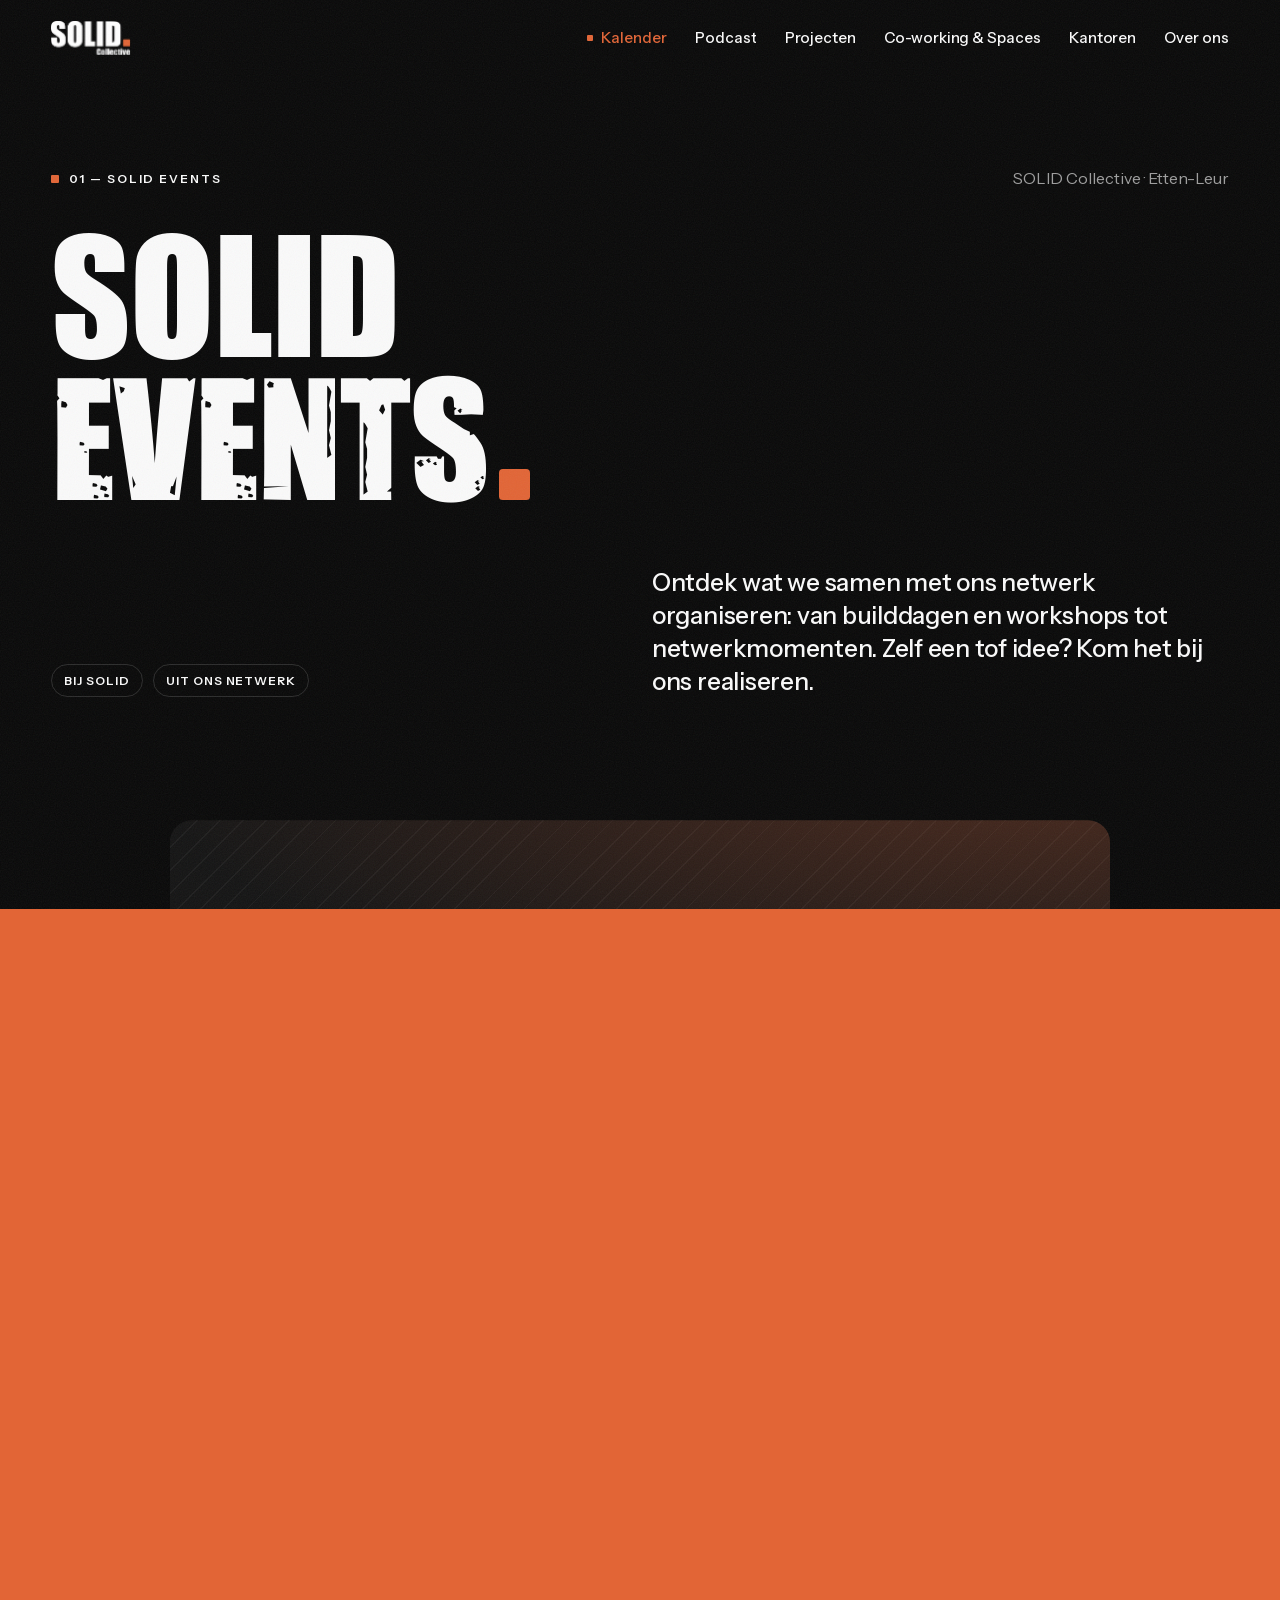
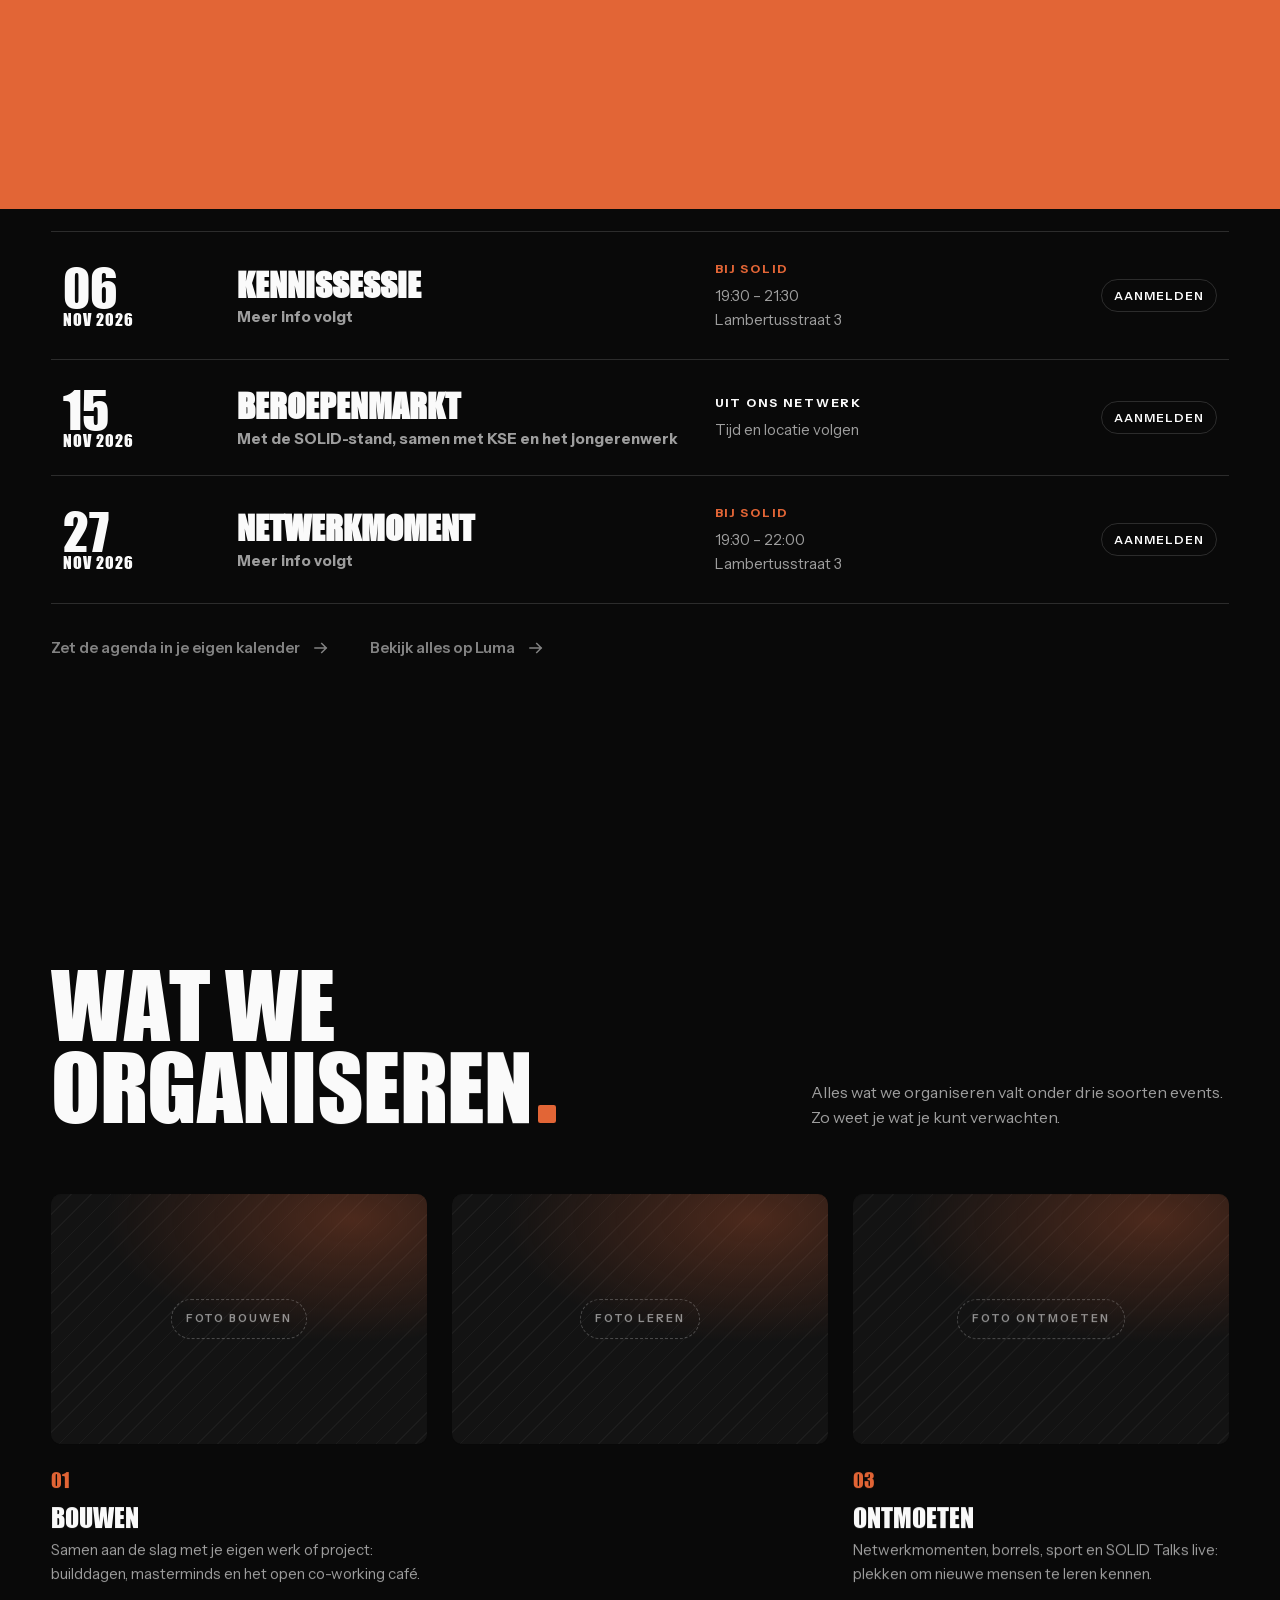
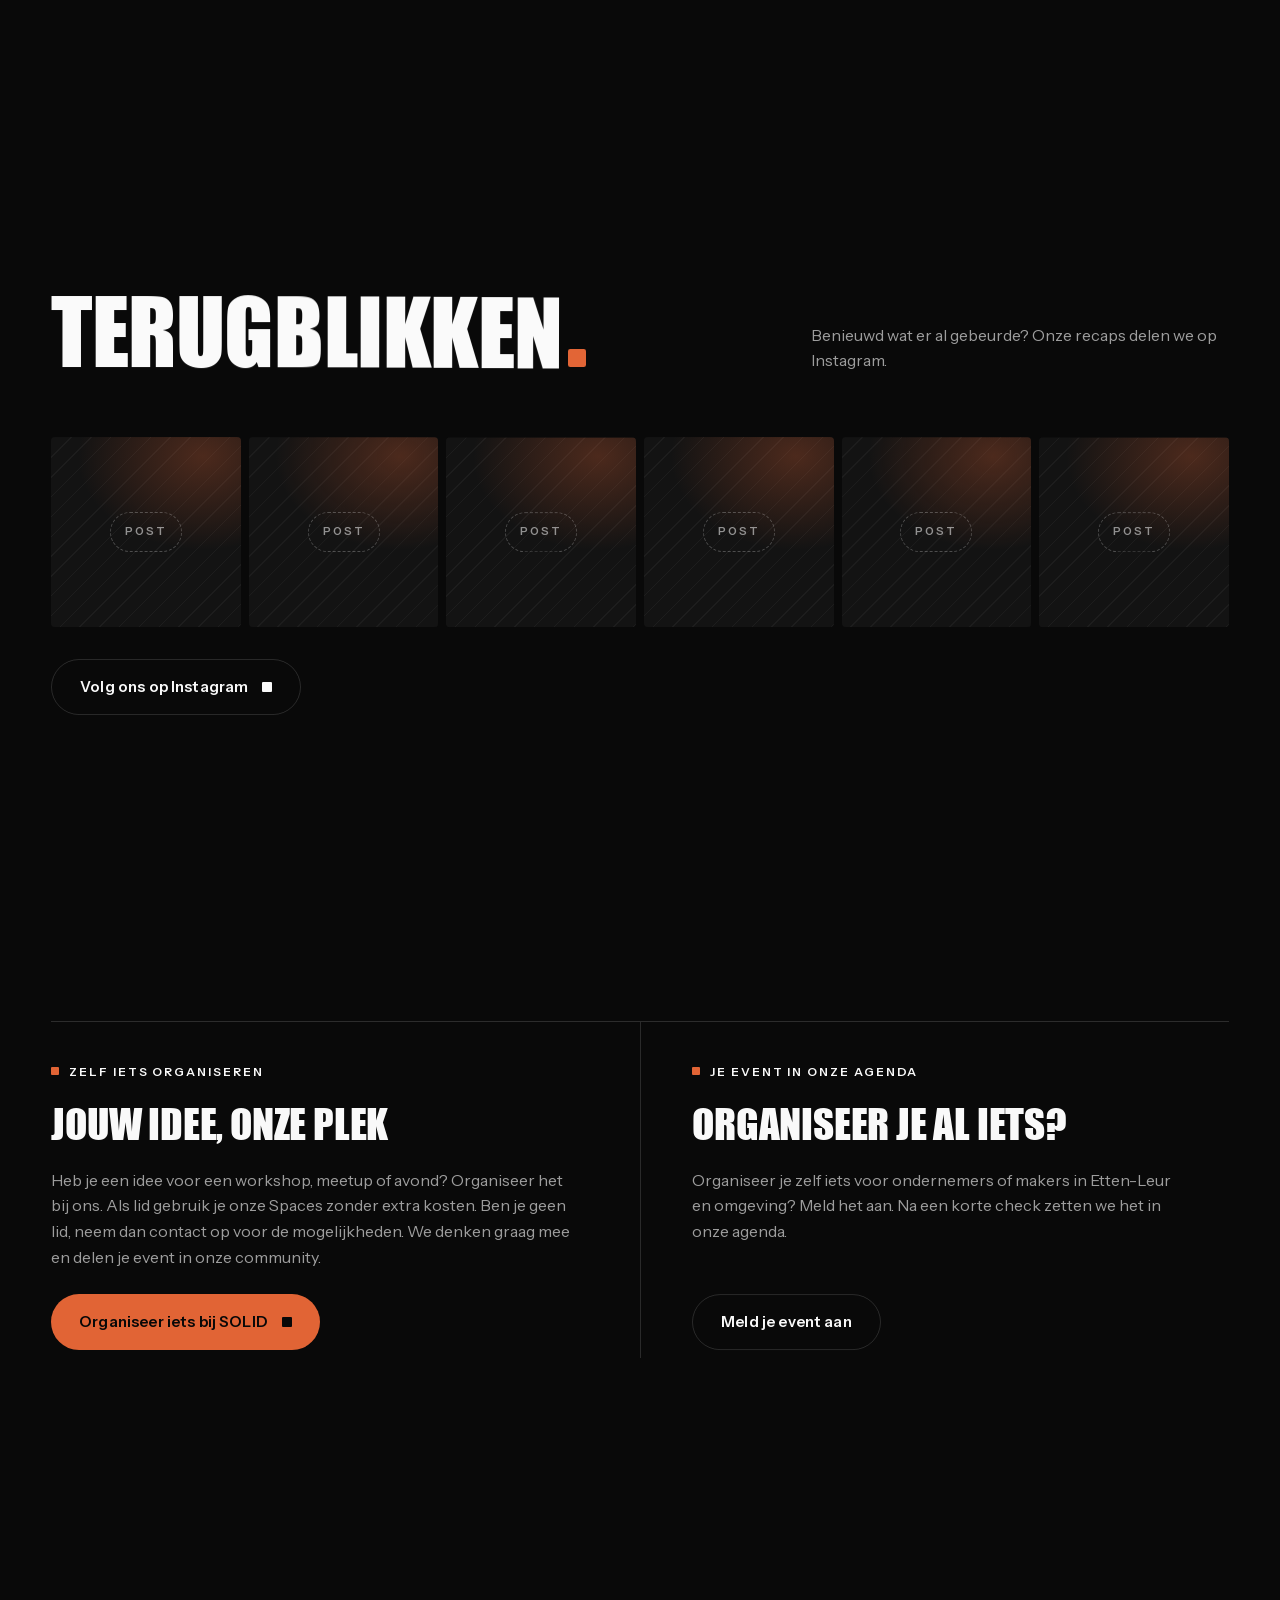
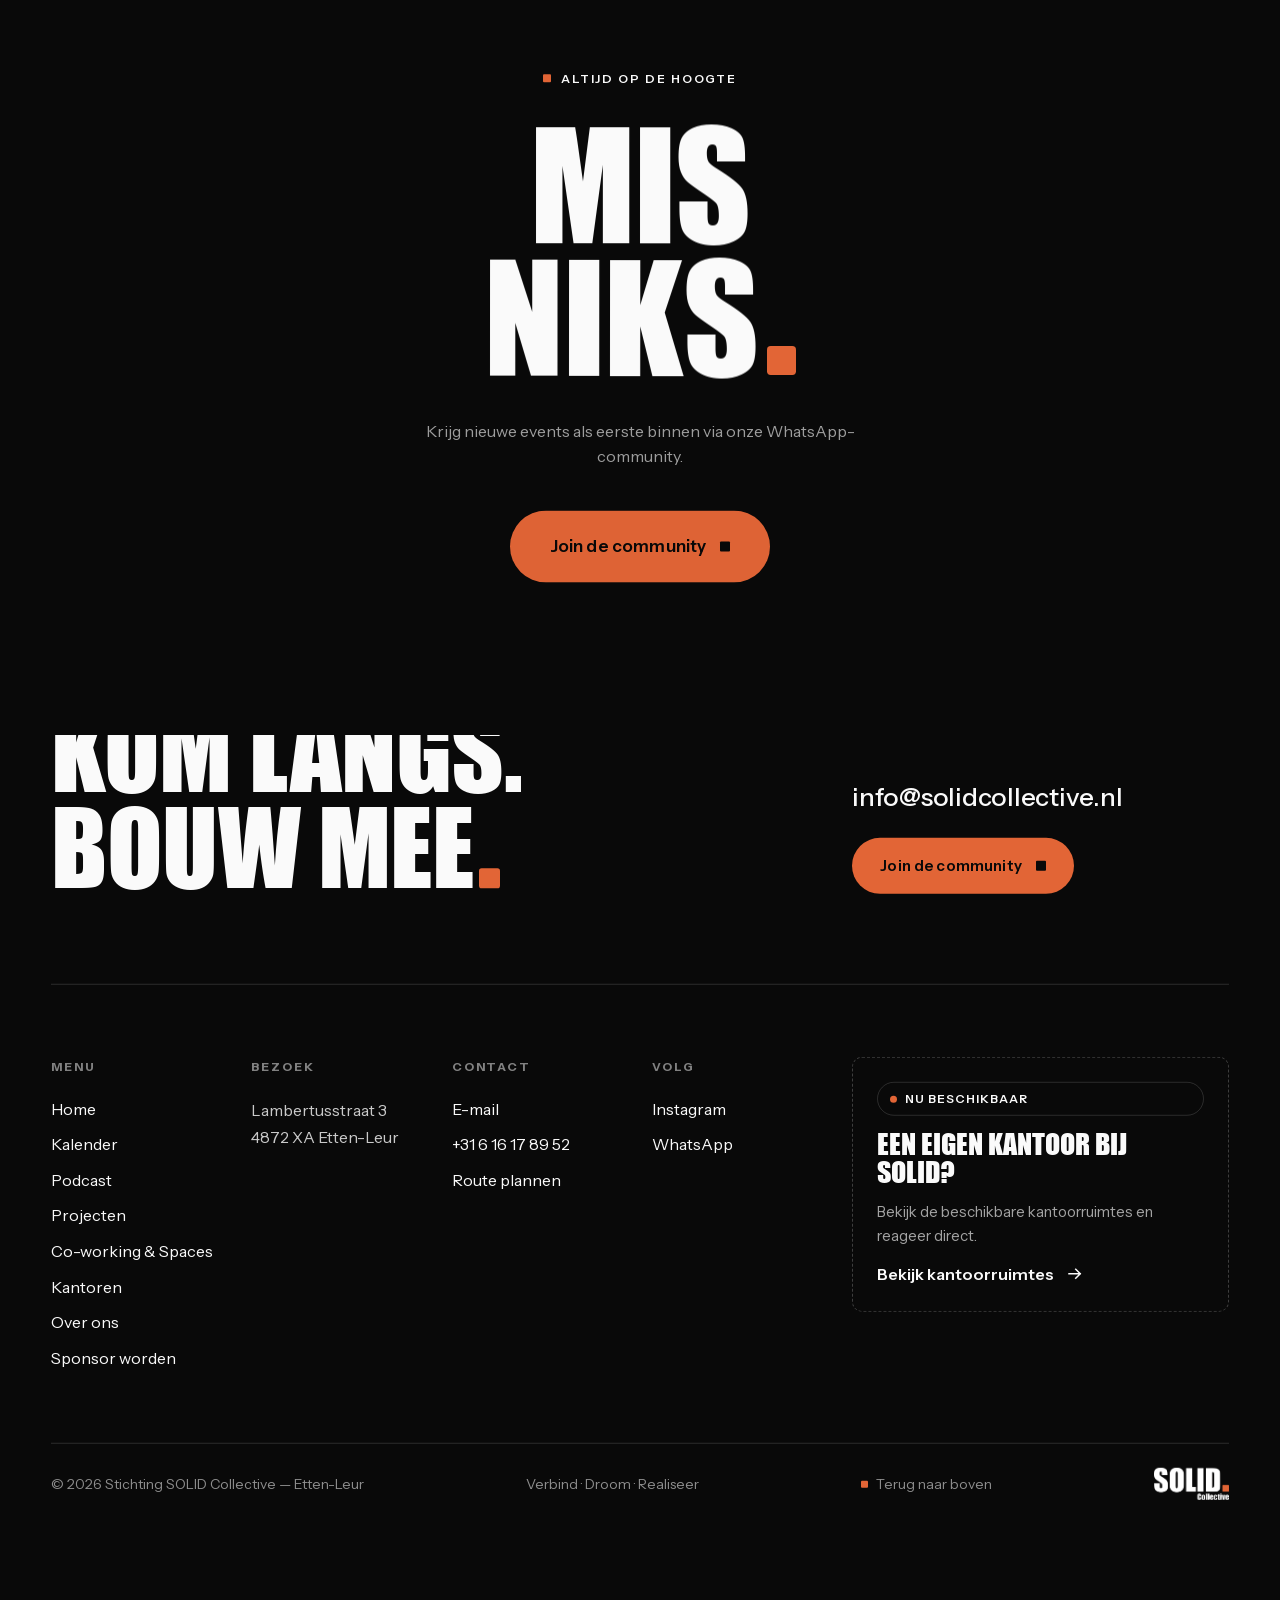
<file: kalender.html>
<!DOCTYPE html>
<html lang="nl" data-page="kalender">
<head>
<meta charset="UTF-8">
<meta name="viewport" content="width=device-width, initial-scale=1.0">
<title>SOLID Events — SOLID Collective</title>
<meta name="description" content="SOLID Events: builddagen, workshops, kennissessies en netwerkmomenten bij SOLID Collective in Etten-Leur, plus events uit ons netwerk.">
<meta name="theme-color" content="#090909">
<meta http-equiv="Cache-Control" content="no-cache, no-store, must-revalidate">
<meta http-equiv="Pragma" content="no-cache">
<meta http-equiv="Expires" content="0">
<link rel="icon" type="image/svg+xml" href="images/icons/favicon.svg?v=1">
<link rel="preload" href="fonts/impact.woff2" as="font" type="font/woff2" crossorigin>
<link rel="preload" href="fonts/instrument-sans-var.woff2" as="font" type="font/woff2" crossorigin>
<link rel="stylesheet" href="css/lenis.css">
<link rel="stylesheet" href="css/style.css?v=1">
<script>
  // Startstaat vóór eerste paint: preloader (1e bezoek home) of transitie-doek (na klik)
  (function (h) {
    h.classList.add("js");
    if ("scrollRestoration" in history) history.scrollRestoration = "manual";
    if (window.matchMedia("(prefers-reduced-motion: reduce)").matches) return;
    try {
      if (sessionStorage.getItem("solid-transition") !== null) h.classList.add("is-arriving");
      else if (h.dataset.page === "home" && !sessionStorage.getItem("solid-visited")) h.classList.add("is-loading");
    } catch (e) {}
  })(document.documentElement);
</script>
</head>
<body data-theme="dark">

<a class="skip-link" href="#main">Naar inhoud</a>

<header class="site-header">
  <a class="logo" href="index.html" data-title="Home" aria-label="SOLID Collective — naar home">
    <img class="logo__light" src="images/logos/solid-logo-white.png" alt="" width="1281" height="551">
    <img class="logo__dark" src="images/logos/solid-logo-black.png" alt="" width="1281" height="551">
  </a>
  <nav class="nav" aria-label="Hoofdmenu">
    <ul class="nav__list">
        <li><a class="nav__link" href="kalender.html" aria-current="page"><span class="roll"><span data-text="Kalender">Kalender</span></span></a></li>
        <li><a class="nav__link" href="podcast.html"><span class="roll"><span data-text="Podcast">Podcast</span></span></a></li>
        <li><a class="nav__link" href="projecten.html"><span class="roll"><span data-text="Projecten">Projecten</span></span></a></li>
        <li><a class="nav__link" href="solid-flex.html"><span class="roll"><span data-text="Co-working &amp; Spaces">Co-working &amp; Spaces</span></span></a></li>
        <li><a class="nav__link" href="kantoren.html"><span class="roll"><span data-text="Kantoren">Kantoren</span></span></a></li>
        <li><a class="nav__link" href="achter-de-schermen.html"><span class="roll"><span data-text="Over ons">Over ons</span></span></a></li>
    </ul>
  </nav>
  <button class="menu-btn" type="button" aria-expanded="false" aria-controls="menu">
    <span class="menu-btn__text">Menu</span><span class="menu-btn__icon" aria-hidden="true"></span>
  </button>
</header>

<div class="menu" id="menu" data-lenis-prevent>
  <nav aria-label="Mobiel menu">
    <ul class="menu__list">
      <li class="menu__item"><a class="menu__link" href="index.html" data-title="Home"><sup>00</sup>Home</a></li>
      <li class="menu__item"><a class="menu__link" href="kalender.html" aria-current="page"><sup>01</sup>Kalender</a></li>
      <li class="menu__item"><a class="menu__link" href="podcast.html"><sup>02</sup>Podcast</a></li>
      <li class="menu__item"><a class="menu__link" href="projecten.html"><sup>03</sup>Projecten</a></li>
      <li class="menu__item"><a class="menu__link" href="solid-flex.html"><sup>04</sup>Co-working &amp; Spaces</a></li>
      <li class="menu__item"><a class="menu__link" href="kantoren.html"><sup>05</sup>Kantoren</a></li>
      <li class="menu__item"><a class="menu__link" href="achter-de-schermen.html"><sup>06</sup>Over ons</a></li>
    </ul>
  </nav>
  <div class="menu__foot">
    <a href="mailto:info@solidcollective.nl">info@solidcollective.nl</a>
    <span>Lambertusstraat 3, Etten-Leur</span>
    <a href="https://www.instagram.com/solidcollective.nl" target="_blank" rel="noopener">Instagram</a>
  </div>
</div>
<main id="main">
  <section class="page-hero" data-theme="dark" data-intro>
    <div class="wrap">
      <div class="page-hero__meta">
        <span class="label" data-reveal>01 &mdash; SOLID Events</span>
        <span class="muted" data-reveal>SOLID Collective &middot; Etten-Leur</span>
      </div>
      <h1 class="display page-hero__title" data-split="chars">SOLID<br><span class="display--grit">Events</span><span class="dot"></span></h1>
      <div class="page-hero__row">
        <div class="page-hero__side" data-reveal><span class="pill">Bij SOLID</span><span class="pill">Uit ons netwerk</span></div>
        <p class="lead" data-reveal>Ontdek wat we samen met ons netwerk organiseren: van builddagen en workshops tot netwerkmomenten. Zelf een tof idee? Kom het bij ons realiseren.</p>
      </div>
      <!-- HERO BANNER — placeholder: vervang .ph door <img> of <video> -->
      <div class="media page-hero__media" data-parallax data-clip>
        <div class="ph" data-label="Hero banner &mdash; placeholder"></div>
      </div>
    </div>
  </section>

  <section class="section" id="agenda" data-theme="light">
    <div class="wrap">
      <div class="section-head">
        <h2 class="display display--h2" data-split="chars">Agenda<span class="dot"></span></h2>
        <p data-reveal>Alles wat er bij SOLID gebeurt, en events uit ons netwerk waar we achter staan. Aanmelden gaat via Luma. <span class="accent">Voorbeeld-agenda: definitieve data volgen.</span></p>
      </div>
      <!-- AGENDA — voorbeeldrijen; later automatisch gevuld vanuit Luma -->
      <div class="filters" data-filters role="group" aria-label="Filter events">
        <button class="filter" type="button" data-filter="alles" aria-pressed="true">Alles</button>
        <button class="filter" type="button" data-filter="sol" aria-pressed="false">Bij SOLID</button>
        <button class="filter" type="button" data-filter="net" aria-pressed="false">Uit ons netwerk</button>
      </div>
      <div class="rows">
        <article class="row" data-type="sol" data-reveal>
          <div class="row__date"><b>23</b><span>Okt 2026</span></div>
          <h3 class="row__title">Builddag<small class="muted">Meer info volgt</small></h3>
          <div class="row__meta muted"><span class="tag tag--sol">Bij SOLID</span>10:00 &ndash; 16:00<br>Lambertusstraat 3</div>
          <a class="pill row__link" href="#" aria-label="Aanmelden via Luma voor Builddag">Aanmelden</a>
        </article>
        <article class="row" data-type="sol" data-reveal>
          <div class="row__date"><b>06</b><span>Nov 2026</span></div>
          <h3 class="row__title">Kennissessie<small class="muted">Meer info volgt</small></h3>
          <div class="row__meta muted"><span class="tag tag--sol">Bij SOLID</span>19:30 &ndash; 21:30<br>Lambertusstraat 3</div>
          <a class="pill row__link" href="#" aria-label="Aanmelden via Luma voor Kennissessie">Aanmelden</a>
        </article>
        <article class="row" data-type="net" data-reveal>
          <div class="row__date"><b>15</b><span>Nov 2026</span></div>
          <h3 class="row__title">Beroepenmarkt<small class="muted">Met de SOLID-stand, samen met KSE en het jongerenwerk</small></h3>
          <div class="row__meta muted"><span class="tag tag--net">Uit ons netwerk</span>Tijd en locatie volgen</div>
          <a class="pill row__link" href="#" aria-label="Aanmelden via Luma voor Beroepenmarkt">Aanmelden</a>
        </article>
        <article class="row" data-type="sol" data-reveal>
          <div class="row__date"><b>27</b><span>Nov 2026</span></div>
          <h3 class="row__title">Netwerkmoment<small class="muted">Meer info volgt</small></h3>
          <div class="row__meta muted"><span class="tag tag--sol">Bij SOLID</span>19:30 &ndash; 22:00<br>Lambertusstraat 3</div>
          <a class="pill row__link" href="#" aria-label="Aanmelden via Luma voor Netwerkmoment">Aanmelden</a>
        </article>
      </div>
      <div class="agenda-foot" data-reveal>
        <!-- LATER: iCal-abonnement en Luma-link -->
        <a class="arrow-link" href="#" aria-disabled="true" hidden>Zet de agenda in je eigen kalender <svg viewBox="0 0 24 24" fill="none" aria-hidden="true"><path d="M4 12h15m0 0-6-6m6 6-6 6" stroke="currentColor" stroke-width="2" stroke-linecap="square"/></svg></a>
        <a class="arrow-link" href="#" aria-disabled="true" hidden>Bekijk alles op Luma <svg viewBox="0 0 24 24" fill="none" aria-hidden="true"><path d="M4 12h15m0 0-6-6m6 6-6 6" stroke="currentColor" stroke-width="2" stroke-linecap="square"/></svg></a>
      </div>
    </div>
  </section>

  <section class="section" id="formats" data-theme="dark">
    <div class="wrap">
      <div class="section-head">
        <h2 class="display display--h2" data-split="chars">Wat we<br>organiseren<span class="dot"></span></h2>
        <p data-reveal>Alles wat we organiseren valt onder drie soorten events. Zo weet je wat je kunt verwachten.</p>
      </div>
      <div class="spaces">
        <article class="space" data-reveal>
          <div class="media"><div class="ph" data-label="Foto bouwen"></div></div>
          <span class="space__num">01</span>
          <h3>Bouwen</h3>
          <p>Samen aan de slag met je eigen werk of project: builddagen, masterminds en het open co-working caf&eacute;.</p>
        </article>
        <article class="space" data-reveal="0.1">
          <div class="media"><div class="ph" data-label="Foto leren"></div></div>
          <span class="space__num">02</span>
          <h3>Leren</h3>
          <p>Masterclasses en workshops, van praktische skills tot kennis van ondernemers en experts.</p>
        </article>
        <article class="space" data-reveal="0.2">
          <div class="media"><div class="ph" data-label="Foto ontmoeten"></div></div>
          <span class="space__num">03</span>
          <h3>Ontmoeten</h3>
          <p>Netwerkmomenten, borrels, sport en SOLID Talks live: plekken om nieuwe mensen te leren kennen.</p>
        </article>
      </div>
    </div>
  </section>

  <section class="section" id="terugblikken" data-theme="light">
    <div class="wrap">
      <div class="section-head">
        <h2 class="display display--h2" data-split="chars">Terug&shy;blikken<span class="dot"></span></h2>
        <p data-reveal>Benieuwd wat er al gebeurde? Onze recaps delen we op Instagram.</p>
      </div>
      <!-- INSTAGRAM — placeholders; later automatisch gevuld met de nieuwste posts -->
      <div class="insta">
        <a class="insta__tile" href="https://www.instagram.com/solidcollective.nl" target="_blank" rel="noopener" data-reveal><div class="ph" data-label="Post"></div></a>
        <a class="insta__tile" href="https://www.instagram.com/solidcollective.nl" target="_blank" rel="noopener" data-reveal="0.1"><div class="ph" data-label="Post"></div></a>
        <a class="insta__tile" href="https://www.instagram.com/solidcollective.nl" target="_blank" rel="noopener" data-reveal="0.2"><div class="ph" data-label="Post"></div></a>
        <a class="insta__tile" href="https://www.instagram.com/solidcollective.nl" target="_blank" rel="noopener" data-reveal><div class="ph" data-label="Post"></div></a>
        <a class="insta__tile" href="https://www.instagram.com/solidcollective.nl" target="_blank" rel="noopener" data-reveal="0.1"><div class="ph" data-label="Post"></div></a>
        <a class="insta__tile" href="https://www.instagram.com/solidcollective.nl" target="_blank" rel="noopener" data-reveal="0.2"><div class="ph" data-label="Post"></div></a>
      </div>
      <div class="agenda-foot" data-reveal>
        <a class="btn btn--ghost" href="https://www.instagram.com/solidcollective.nl" target="_blank" rel="noopener" data-magnetic><span class="roll"><span data-text="Volg ons op Instagram">Volg ons op Instagram</span></span><span class="btn__icon" aria-hidden="true"></span></a>
      </div>
    </div>
  </section>

  <section class="section" id="organiseren" data-theme="dark">
    <div class="wrap">
      <div class="duo">
        <div class="duo__item" data-reveal>
          <span class="label">Zelf iets organiseren</span>
          <h3 class="display display--h3">Jouw idee, onze plek</h3>
          <p>Heb je een idee voor een workshop, meetup of avond? Organiseer het bij ons. Als lid gebruik je onze Spaces zonder extra kosten. Ben je geen lid, neem dan contact op voor de mogelijkheden. We denken graag mee en delen je event in onze community.</p>
          <a class="btn btn--primary" href="mailto:info@solidcollective.nl?subject=Event%20organiseren%20bij%20SOLID" data-magnetic><span class="roll"><span data-text="Organiseer iets bij SOLID">Organiseer iets bij SOLID</span></span><span class="btn__icon" aria-hidden="true"></span></a>
        </div>
        <div class="duo__item" data-reveal="0.1">
          <span class="label">Je event in onze agenda</span>
          <h3 class="display display--h3">Organiseer je al iets?</h3>
          <p>Organiseer je zelf iets voor ondernemers of makers in Etten-Leur en omgeving? Meld het aan. Na een korte check zetten we het in onze agenda.</p>
          <a class="btn btn--ghost" href="mailto:info@solidcollective.nl?subject=Event%20aanmelden%20voor%20de%20agenda" data-magnetic><span class="roll"><span data-text="Meld je event aan">Meld je event aan</span></span></a>
        </div>
      </div>
    </div>
  </section>

  <section class="section community" data-theme="orange">
    <div class="wrap">
      <span class="label" data-reveal>Altijd op de hoogte</span>
      <h2 class="display community__title" data-split="chars" style="margin-top:32px">Mis<br>niks<span class="dot"></span></h2>
      <p data-reveal>Krijg nieuwe events als eerste binnen via onze WhatsApp-community.</p>
      <a class="btn btn--primary btn--xl" href="https://chat.whatsapp.com/D6rDccdxVZB2Y5k4qvl4P9" target="_blank" rel="noopener" data-magnetic data-reveal><span class="roll"><span data-text="Join de community">Join de community</span></span><span class="btn__icon" aria-hidden="true"></span></a>
    </div>
  </section>
</main>

<footer class="footer" id="contact" data-footer>
  <div class="footer__inner">
    <div class="wrap">

      <div class="footer__cta">
        <h2 class="display" data-split="lines">Kom langs.<br>Bouw mee<span class="dot"></span></h2>
        <div class="footer__cta-side">
          <a class="footer__mail underline-link" href="mailto:info@solidcollective.nl">info@solidcollective.nl</a>
          <div><a class="btn btn--primary" href="https://chat.whatsapp.com/D6rDccdxVZB2Y5k4qvl4P9" target="_blank" rel="noopener" data-magnetic><span class="roll"><span data-text="Join de community">Join de community</span></span><span class="btn__icon" aria-hidden="true"></span></a></div>
        </div>
      </div>

      <div class="footer__grid">
        <div class="footer__col">
          <h2>Menu</h2>
          <ul>
          <li><a class="underline-link" href="index.html" data-title="Home">Home</a></li>
          <li><a class="underline-link" href="kalender.html">Kalender</a></li>
          <li><a class="underline-link" href="podcast.html">Podcast</a></li>
          <li><a class="underline-link" href="projecten.html">Projecten</a></li>
          <li><a class="underline-link" href="solid-flex.html">Co-working &amp; Spaces</a></li>
          <li><a class="underline-link" href="kantoren.html">Kantoren</a></li>
          <li><a class="underline-link" href="achter-de-schermen.html">Over ons</a></li>
          <li><a class="underline-link" href="sponsoren.html">Sponsor worden</a></li>
          </ul>
        </div>
        <div class="footer__col">
          <h2>Bezoek</h2>
          <address>Lambertusstraat 3<br>4872 XA Etten-Leur</address>
        </div>
        <div class="footer__col">
          <h2>Contact</h2>
          <ul>
            <li><a class="underline-link" href="mailto:info@solidcollective.nl">E-mail</a></li>
            <li><a class="underline-link" href="tel:+31616178952">+31 6 16 17 89 52</a></li>
            <li><a class="underline-link" href="https://www.google.com/maps/dir/?api=1&destination=Lambertusstraat+3,+4872+XA+Etten-Leur" target="_blank" rel="noopener">Route plannen</a></li>
          </ul>
        </div>
        <div class="footer__col">
          <h2>Volg</h2>
          <ul>
            <li><a class="underline-link" href="https://www.instagram.com/solidcollective.nl" target="_blank" rel="noopener">Instagram</a></li>
            <li><a class="underline-link" href="https://chat.whatsapp.com/D6rDccdxVZB2Y5k4qvl4P9" target="_blank" rel="noopener">WhatsApp</a></li>
          </ul>
        </div>
        <div class="footer__col footer__col--wide">
          <!-- SLOT: inschrijfformulier kantoorruimtes komt hier -->
          <div class="footer__slot" data-slot="inschrijfformulier-kantoorruimtes">
            <span class="pill pill--live">Nu beschikbaar</span>
            <h3>Een eigen kantoor bij SOLID?</h3>
            <p>Bekijk de beschikbare kantoorruimtes en reageer direct.</p>
            <a class="arrow-link" href="kantoren.html" data-title="Kantoren">Bekijk kantoorruimtes <svg viewBox="0 0 24 24" fill="none" aria-hidden="true"><path d="M4 12h15m0 0-6-6m6 6-6 6" stroke="currentColor" stroke-width="2" stroke-linecap="square"/></svg></a>
          </div>
        </div>
      </div>
    </div>

    <div class="wrap">
      <div class="footer__legal">
        <span>&copy; 2026 Stichting SOLID Collective &mdash; Etten-Leur</span>
        <span>Verbind &middot; Droom &middot; Realiseer</span>
        <a class="to-top" href="#">Terug naar boven</a>
        <a class="footer__logo" href="index.html" data-title="Home" aria-label="SOLID Collective — naar home">
          <img src="images/logos/solid-logo-white.png" alt="" width="1281" height="551">
        </a>
      </div>
    </div>
  </div>
</footer>

<div class="page-transition" aria-hidden="true"><div class="page-transition__title"></div></div>
<div class="grain" aria-hidden="true"></div>

<script src="js/vendor/gsap.min.js"></script>
<script src="js/vendor/ScrollTrigger.min.js"></script>
<script src="js/vendor/SplitText.min.js"></script>
<script src="js/vendor/lenis.min.js"></script>
<script src="js/config.js?v=1"></script>
<script src="js/lenis-init.js?v=1"></script>
<script src="js/main.js?v=1"></script>
</body>
</html>
</file>
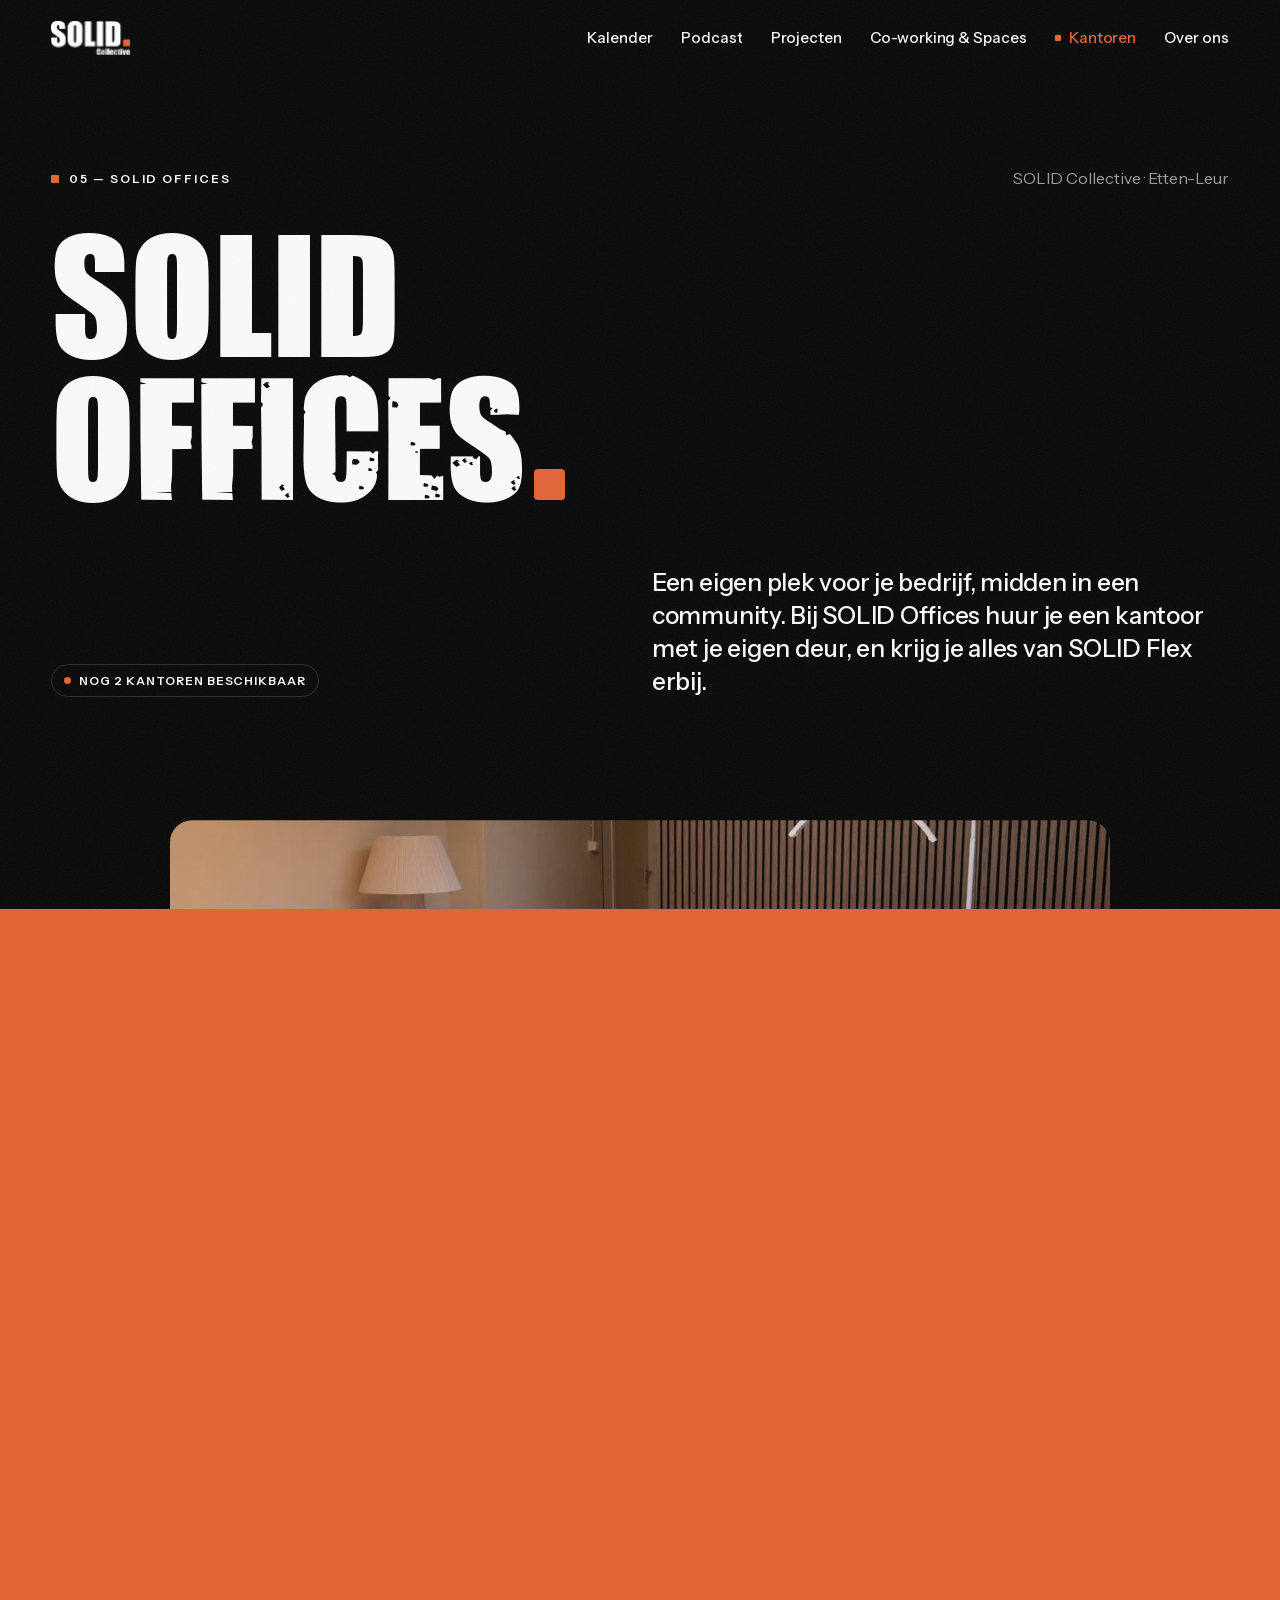
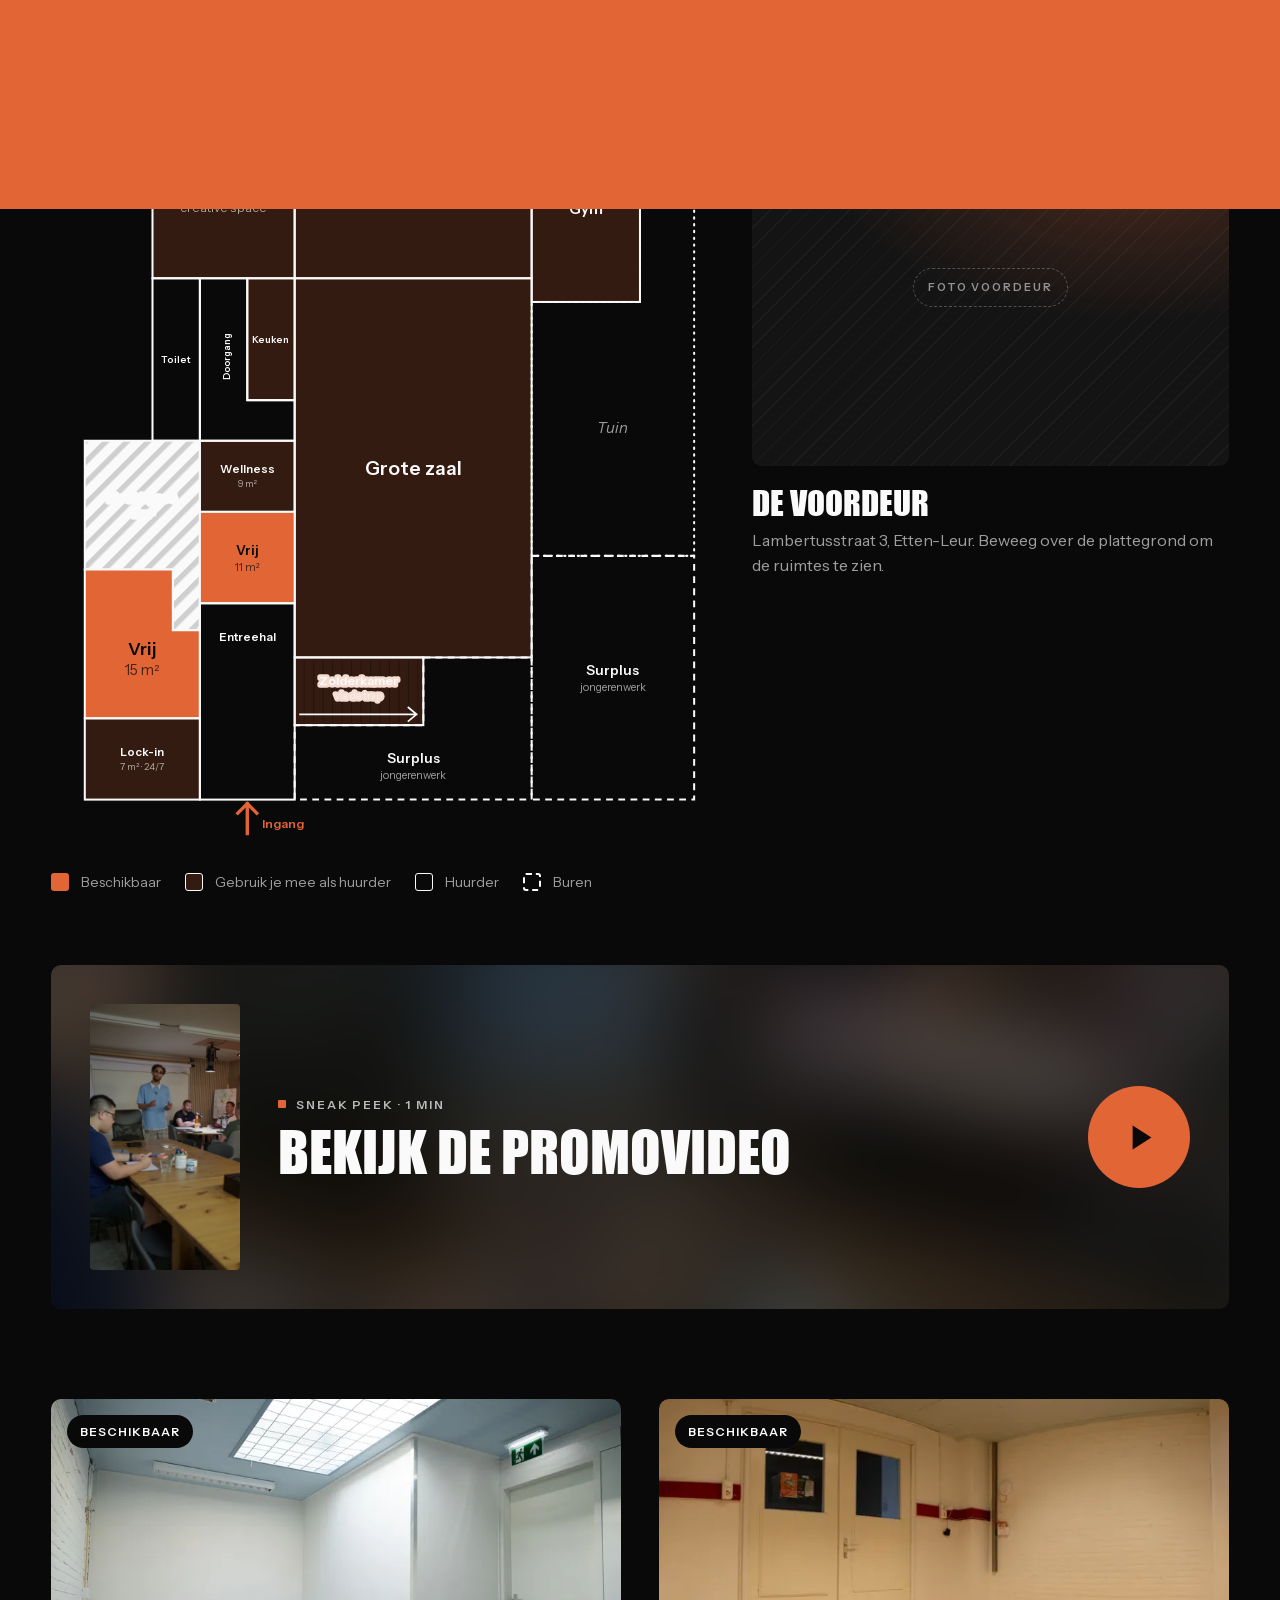
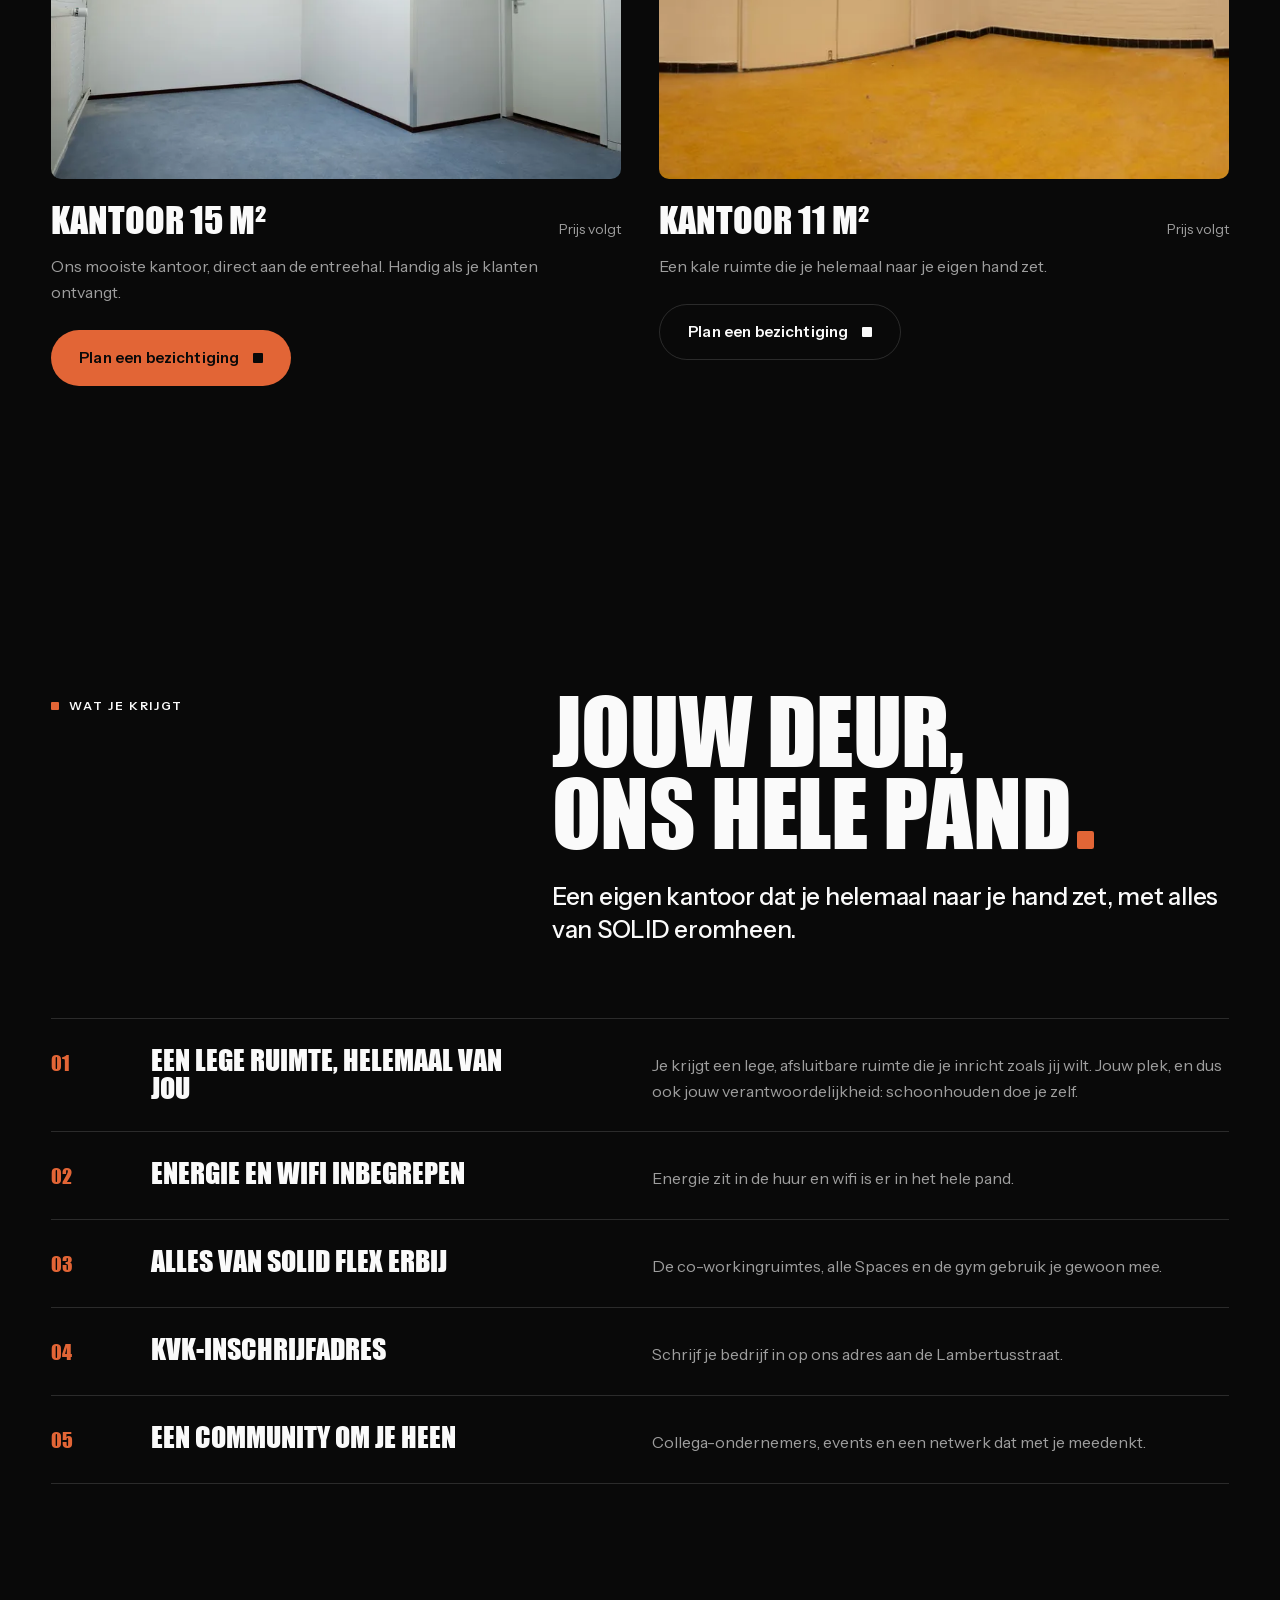
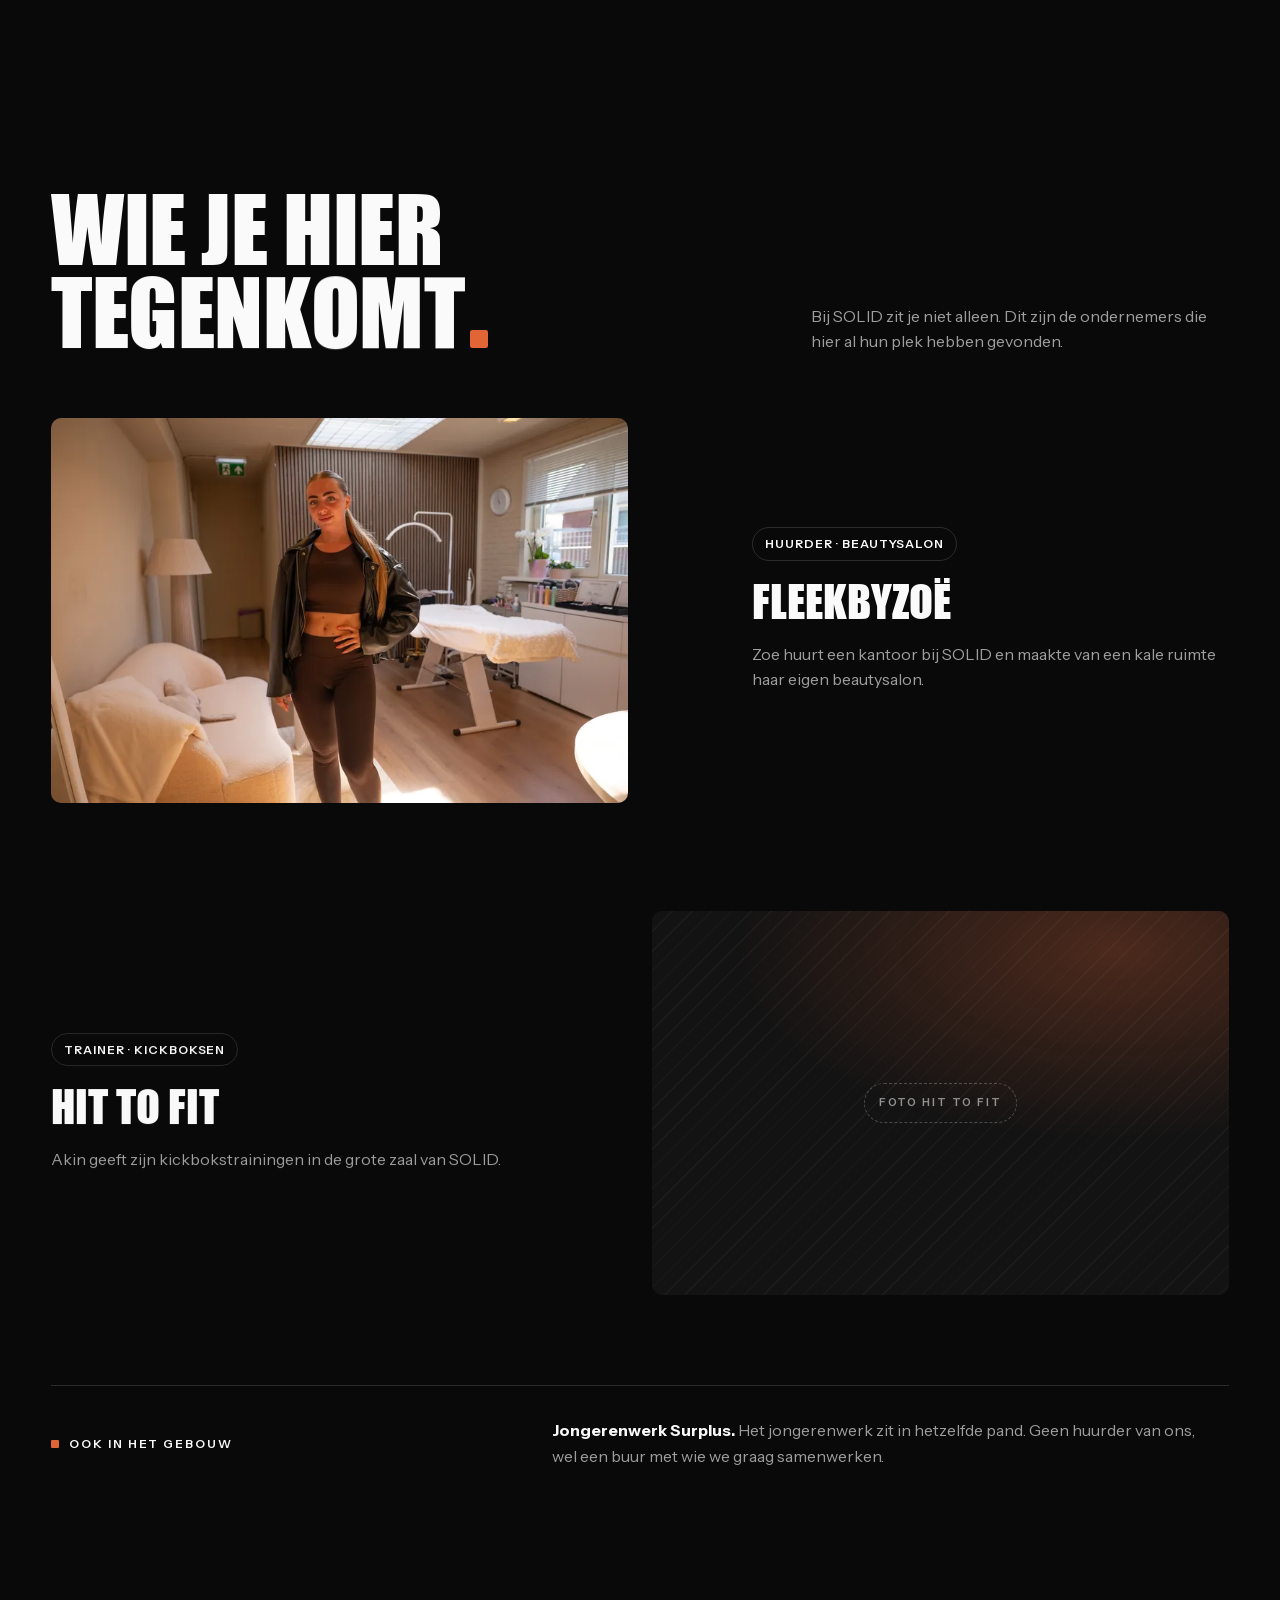
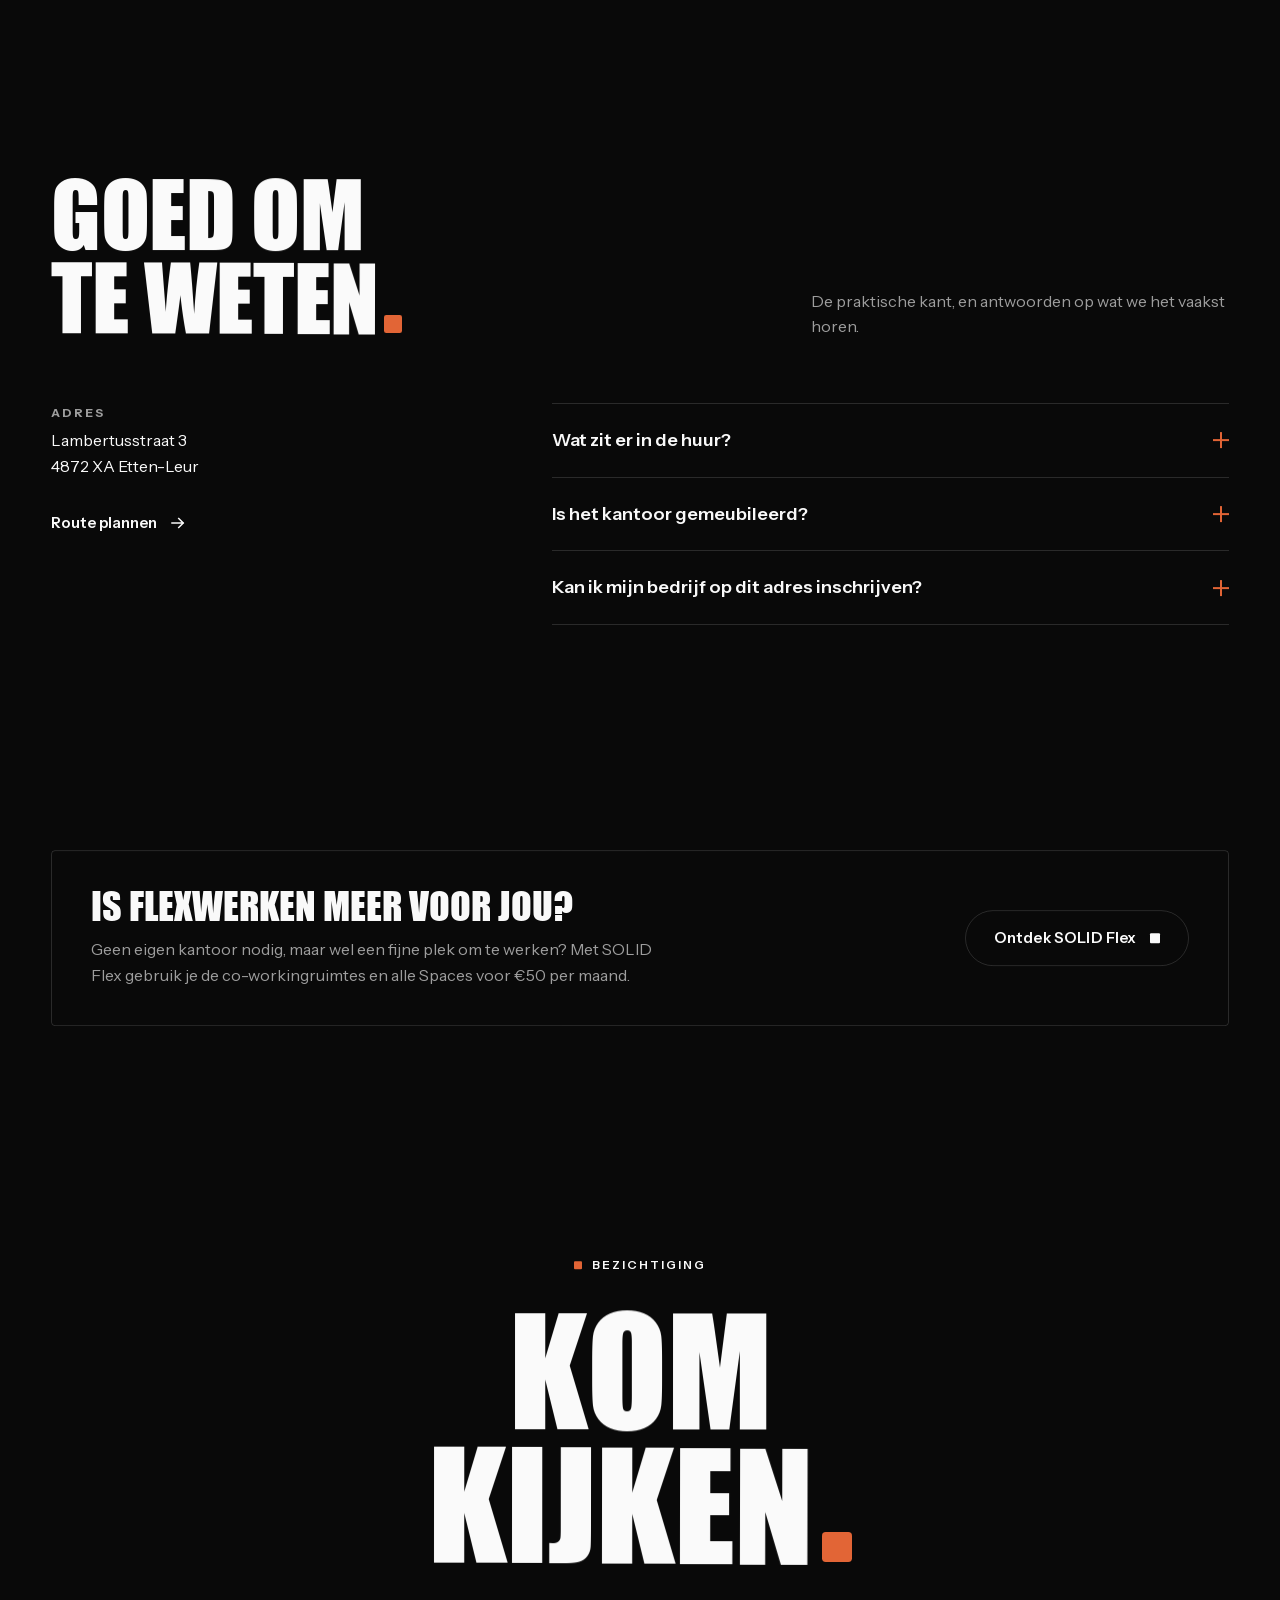
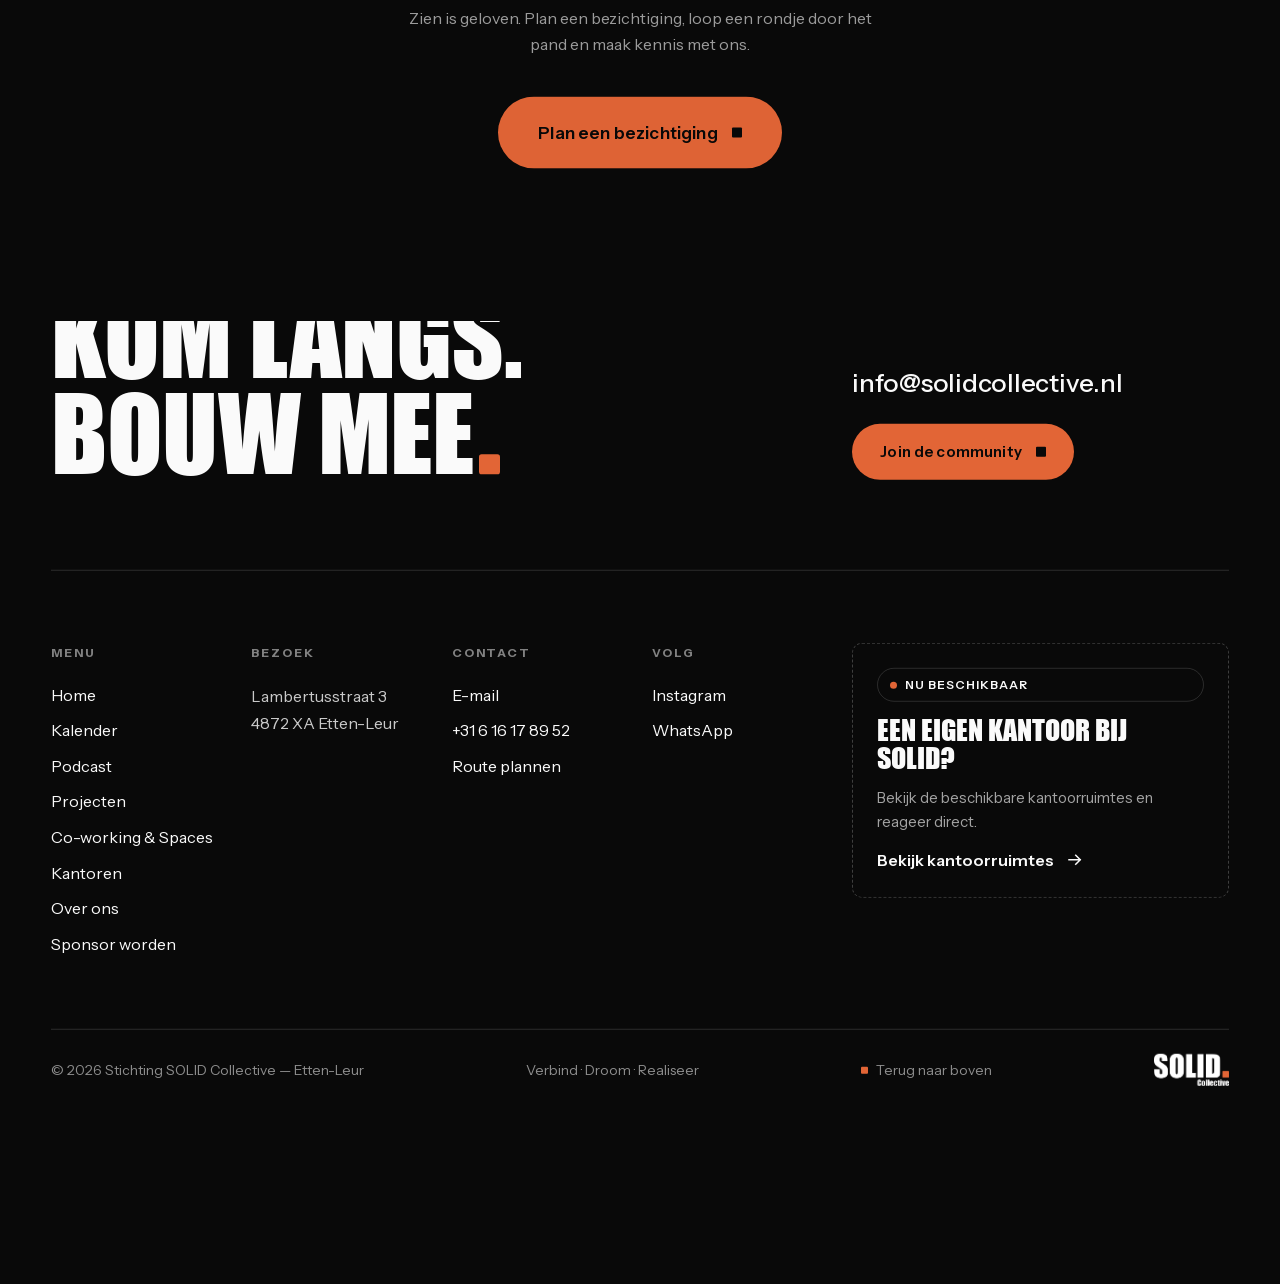
<file: kantoren.html>
<!DOCTYPE html>
<html lang="nl" data-page="offices">
<head>
<meta charset="UTF-8">
<meta name="viewport" content="width=device-width, initial-scale=1.0">
<title>SOLID Offices — SOLID Collective</title>
<meta name="description" content="SOLID Offices: huur een eigen kantoor midden in de community van SOLID Collective in Etten-Leur, met alles van SOLID Flex erbij.">
<meta name="theme-color" content="#090909">
<meta http-equiv="Cache-Control" content="no-cache, no-store, must-revalidate">
<meta http-equiv="Pragma" content="no-cache">
<meta http-equiv="Expires" content="0">
<link rel="icon" type="image/svg+xml" href="images/icons/favicon.svg?v=1">
<link rel="preload" href="fonts/impact.woff2" as="font" type="font/woff2" crossorigin>
<link rel="preload" href="fonts/instrument-sans-var.woff2" as="font" type="font/woff2" crossorigin>
<link rel="stylesheet" href="css/lenis.css">
<link rel="stylesheet" href="css/style.css?v=1">
<script>
  // Startstaat vóór eerste paint: preloader (1e bezoek home) of transitie-doek (na klik)
  (function (h) {
    h.classList.add("js");
    if ("scrollRestoration" in history) history.scrollRestoration = "manual";
    if (window.matchMedia("(prefers-reduced-motion: reduce)").matches) return;
    try {
      if (sessionStorage.getItem("solid-transition") !== null) h.classList.add("is-arriving");
      else if (h.dataset.page === "home" && !sessionStorage.getItem("solid-visited")) h.classList.add("is-loading");
    } catch (e) {}
  })(document.documentElement);
</script>
</head>
<body data-theme="dark">

<a class="skip-link" href="#main">Naar inhoud</a>

<header class="site-header">
  <a class="logo" href="index.html" data-title="Home" aria-label="SOLID Collective — naar home">
    <img class="logo__light" src="images/logos/solid-logo-white.png" alt="" width="1281" height="551">
    <img class="logo__dark" src="images/logos/solid-logo-black.png" alt="" width="1281" height="551">
  </a>
  <nav class="nav" aria-label="Hoofdmenu">
    <ul class="nav__list">
        <li><a class="nav__link" href="kalender.html"><span class="roll"><span data-text="Kalender">Kalender</span></span></a></li>
        <li><a class="nav__link" href="podcast.html"><span class="roll"><span data-text="Podcast">Podcast</span></span></a></li>
        <li><a class="nav__link" href="projecten.html"><span class="roll"><span data-text="Projecten">Projecten</span></span></a></li>
        <li><a class="nav__link" href="solid-flex.html"><span class="roll"><span data-text="Co-working &amp; Spaces">Co-working &amp; Spaces</span></span></a></li>
        <li><a class="nav__link" href="kantoren.html" aria-current="page"><span class="roll"><span data-text="Kantoren">Kantoren</span></span></a></li>
        <li><a class="nav__link" href="achter-de-schermen.html"><span class="roll"><span data-text="Over ons">Over ons</span></span></a></li>
    </ul>
  </nav>
  <button class="menu-btn" type="button" aria-expanded="false" aria-controls="menu">
    <span class="menu-btn__text">Menu</span><span class="menu-btn__icon" aria-hidden="true"></span>
  </button>
</header>

<div class="menu" id="menu" data-lenis-prevent>
  <nav aria-label="Mobiel menu">
    <ul class="menu__list">
      <li class="menu__item"><a class="menu__link" href="index.html" data-title="Home"><sup>00</sup>Home</a></li>
      <li class="menu__item"><a class="menu__link" href="kalender.html"><sup>01</sup>Kalender</a></li>
      <li class="menu__item"><a class="menu__link" href="podcast.html"><sup>02</sup>Podcast</a></li>
      <li class="menu__item"><a class="menu__link" href="projecten.html"><sup>03</sup>Projecten</a></li>
      <li class="menu__item"><a class="menu__link" href="solid-flex.html"><sup>04</sup>Co-working &amp; Spaces</a></li>
      <li class="menu__item"><a class="menu__link" href="kantoren.html" aria-current="page"><sup>05</sup>Kantoren</a></li>
      <li class="menu__item"><a class="menu__link" href="achter-de-schermen.html"><sup>06</sup>Over ons</a></li>
    </ul>
  </nav>
  <div class="menu__foot">
    <a href="mailto:info@solidcollective.nl">info@solidcollective.nl</a>
    <span>Lambertusstraat 3, Etten-Leur</span>
    <a href="https://www.instagram.com/solidcollective.nl" target="_blank" rel="noopener">Instagram</a>
  </div>
</div>
<main id="main">
  <section class="page-hero" data-theme="dark" data-intro>
    <div class="wrap">
      <div class="page-hero__meta">
        <span class="label" data-reveal>05 &mdash; SOLID Offices</span>
        <span class="muted" data-reveal>SOLID Collective &middot; Etten-Leur</span>
      </div>
      <h1 class="display page-hero__title" data-split="chars">SOLID<br><span class="display--grit">Offices</span><span class="dot"></span></h1>
      <div class="page-hero__row">
        <div class="page-hero__side" data-reveal><span class="pill pill--live">Nog 2 kantoren beschikbaar</span></div>
        <p class="lead" data-reveal>Een eigen plek voor je bedrijf, midden in een community. Bij SOLID Offices huur je een kantoor met je eigen deur, en krijg je alles van SOLID Flex erbij.</p>
      </div>
      <div class="media page-hero__media" data-parallax data-clip>
        <img src="images/hero/kantoren-salon-2048.webp" srcset="images/hero/kantoren-salon-1200.webp 1200w, images/hero/kantoren-salon-2048.webp 2048w" sizes="100vw" width="2048" height="1365" alt="De beautysalon van Fleekbyzo&euml;, een van de kantoren bij SOLID" style="object-position:50% 55%">
      </div>
    </div>
  </section>

  <section class="section" id="kantoren" data-theme="light">
    <div class="wrap">
      <div class="section-head">
        <h2 class="display display--h2" data-split="chars">Nog twee<br>kantoren vrij<span class="dot"></span></h2>
        <p data-reveal>Een eigen deur, met een heel pand eromheen. Beweeg over de plattegrond om de ruimtes te zien, of klik op een oranje kantoor.</p>
      </div>
      <div class="floorplan" data-reveal>
        <div class="floorplan__map" data-fp>
        <svg class="fp" viewBox="190 590 920 1090" role="img" aria-labelledby="fp-title">
          <defs><pattern id="fp-stripes" width="22" height="22" patternUnits="userSpaceOnUse" patternTransform="rotate(45)"><rect width="22" height="22" fill="#FAFAFA"/><rect width="8" height="22" fill="#090909" fill-opacity=".18"/></pattern></defs>
          <title id="fp-title">Plattegrond van de begane grond van SOLID Collective, met de twee beschikbare kantoren van 15 en 11 m&sup2; in het oranje</title>
          <g class="fp__room fp__room--use" data-fp-title="Multifunctionele creative space" data-fp-text="Co-working tussen andere ondernemers, met de mediastudio en de meetingroom." data-fp-photo="images/coworking/coworking-groot-800.webp"><rect x="300" y="600" width="210" height="240"/><text x="405" y="716" font-size="22">Multifunctionele</text><text class="fp__sub" x="405" y="742" font-size="18">creative space</text></g>
          <g class="fp__room fp__room--neutral"><rect x="300" y="840" width="70" height="240"/><text x="335" y="965" font-size="14">Toilet</text></g>
          <g class="fp__room fp__room--neutral"><polygon points="370,840 440,840 440,1020 510,1020 510,1080 370,1080"/><text x="405" y="965" font-size="13" transform="rotate(-90 405 955)">Doorgang</text></g>
          <g class="fp__room fp__room--use" data-fp-title="Keuken" data-fp-text="Koffie, thee en lunch, samen met de rest van het pand."><rect x="440" y="840" width="70" height="180"/><text x="475" y="935" font-size="14">Keuken</text></g>
          <g class="fp__room fp__room--use" data-fp-title="Podium" data-fp-text="Het podium aan de grote zaal, voor presentaties en optredens."><rect x="510" y="600" width="350" height="240"/><text x="685" y="727" font-size="20">Podium</text></g>
          <g class="fp__room fp__room--use" data-fp-title="Gym" data-fp-text="Vrij te gebruiken als huurder of lid."><rect x="860" y="600" width="160" height="275"/><text x="940" y="745" font-size="22">Gym</text></g>
          <g class="fp__room fp__room--garden" data-fp-title="Tuin" data-fp-text="Even naar buiten, midden in het pand."><polygon points="1020,600 1100,600 1100,1250 860,1250 860,875 1020,875"/><text x="980" y="1068" font-size="22">Tuin</text></g>
          <g class="fp__room fp__room--use" data-fp-title="Grote zaal" data-fp-text="Voor events, lessen en trainingen. Ook Hit To Fit traint hier." data-fp-photo="images/spaces/zaal-800.webp"><rect x="510" y="840" width="350" height="560"/><text x="685" y="1130" font-size="28">Grote zaal</text></g>
          <g class="fp__room fp__room--tenant" data-fp-title="Fleekbyzo&euml;" data-fp-text="De beautysalon van Zoe, 18 m&sup2;." data-fp-photo="images/tenants/fleekbyzoe-salon-800.webp"><polygon points="200,1080 370,1080 370,1360 330,1360 330,1270 200,1270"/><text x="285" y="1171" font-size="17">Fleekbyzo&euml;</text><text class="fp__sub" x="285" y="1192" font-size="14">18 m&sup2;</text></g>
          <g class="fp__room fp__room--use" data-fp-title="Health &amp; Wellness Studio" data-fp-text="9 m&sup2;, voor behandelingen en sessies."><rect x="370" y="1080" width="140" height="105"/><text x="440" y="1128" font-size="17">Wellness</text><text class="fp__sub" x="440" y="1149" font-size="14">9 m&sup2;</text></g>
          <a href="#kantoor-11" aria-label="Vrij kantoor 11 m&sup2;"><g class="fp__room fp__room--avail" data-fp-title="Kantoor 11 m&sup2;" data-fp-text="Beschikbaar. Een kale ruimte die je helemaal naar je eigen hand zet." data-fp-photo="images/spaces/makerspace-800.webp"><rect x="370" y="1185" width="140" height="135"/><text x="440" y="1248" font-size="20">Vrij</text><text class="fp__sub" x="440" y="1272" font-size="16">11 m&sup2;</text></g></a>
          <a href="#kantoor-15" aria-label="Vrij kantoor 15 m&sup2;"><g class="fp__room fp__room--avail" data-fp-title="Kantoor 15 m&sup2;" data-fp-text="Beschikbaar. Ons mooiste kantoor, direct aan de entreehal." data-fp-photo="images/spaces/kantoor-15-800.webp"><polygon points="200,1270 330,1270 330,1360 370,1360 370,1490 200,1490"/><text x="285" y="1396" font-size="26">Vrij</text><text class="fp__sub" x="285" y="1426" font-size="21">15 m&sup2;</text></g></a>
          <g class="fp__room fp__room--use" data-fp-title="24/7 lock-in room" data-fp-text="7 m&sup2;, dag en nacht open voor werk dat focus vraagt."><rect x="200" y="1490" width="170" height="120"/><text x="285" y="1546" font-size="17">Lock-in</text><text class="fp__sub" x="285" y="1567" font-size="14">7 m&sup2; &middot; 24/7</text></g>
          <g class="fp__room fp__room--neutral" data-fp-title="Entreehal" data-fp-text="Hier kom je binnen. De trap gaat naar de zolderkamer."><rect x="370" y="1320" width="140" height="290"/><text x="440" y="1376" font-size="17">Entreehal</text></g>
          <g class="fp__room fp__room--neighbour" data-fp-title="Jongerenwerk Surplus" data-fp-text="Onze buren in het pand."><polygon points="700,1400 860,1400 860,1610 510,1610 510,1500 700,1500"/><text x="685" y="1556" font-size="20">Surplus</text><text class="fp__sub" x="685" y="1580" font-size="16">jongerenwerk</text></g>
          <g class="fp__room fp__room--neighbour" data-fp-title="Jongerenwerk Surplus" data-fp-text="Onze buren in het pand."><rect x="860" y="1250" width="240" height="360"/><text x="980" y="1426" font-size="20">Surplus</text><text class="fp__sub" x="980" y="1450" font-size="16">jongerenwerk</text></g>
          <g class="fp__room fp__room--use fp__room--stairs" data-fp-title="De zolderkamer" data-fp-text="Boven, via de trap in de entreehal. Relaxt werken met een bank en een muziekhoek."><rect x="510" y="1400" width="190" height="100"/><path d="M 524 1404 v 92"/><path d="M 538 1404 v 92"/><path d="M 552 1404 v 92"/><path d="M 566 1404 v 92"/><path d="M 580 1404 v 92"/><path d="M 594 1404 v 92"/><path d="M 608 1404 v 92"/><path d="M 622 1404 v 92"/><path d="M 636 1404 v 92"/><path d="M 650 1404 v 92"/><path d="M 664 1404 v 92"/><path d="M 678 1404 v 92"/><path d="M 692 1404 v 92"/><path class="fp__stairs-arrow" d="M 518 1484 H 690 m -12 -10 l 12 10 l -12 10"/><text x="605" y="1440" font-size="18">Zolderkamer</text><text class="fp__sub" x="605" y="1462" font-size="14">via de trap</text></g>
          <g class="fp__entry"><path d="M 440 1660 v -44 m -14 14 l 14 -14 l 14 14"/><text x="462" y="1652" font-size="18">Ingang</text></g>
        </svg>
          <ul class="fp-legend">
            <li><span class="fp-legend__swatch fp-legend__swatch--avail"></span>Beschikbaar</li>
            <li><span class="fp-legend__swatch fp-legend__swatch--use"></span>Gebruik je mee als huurder</li>
            <li><span class="fp-legend__swatch fp-legend__swatch--tenant"></span>Huurder</li>
            <li><span class="fp-legend__swatch fp-legend__swatch--neighbour"></span>Buren</li>
          </ul>
        </div>
        <!-- PREVIEW — standaard de voordeur; bij hover de foto van de ruimte -->
        <figure class="fp-preview" data-fp-preview data-fp-default-title="De voordeur" data-fp-default-text="Lambertusstraat 3, Etten-Leur. Beweeg over de plattegrond om de ruimtes te zien.">
          <div class="media"><div class="ph" data-label="Foto voordeur"></div></div>
          <figcaption>
            <span class="fp-preview__title">De voordeur</span>
            <span class="fp-preview__text">Lambertusstraat 3, Etten-Leur. Beweeg over de plattegrond om de ruimtes te zien.</span>
          </figcaption>
        </figure>
      </div>

      <div class="fp-video">
        <button class="video-card" type="button" data-video-open="pitch-video" data-reveal>
          <span class="video-card__bg" style="background-image:url('videos/kantoren-pitch-poster.webp')" aria-hidden="true"></span>
          <img class="video-card__poster" src="videos/kantoren-pitch-poster.webp" alt="" width="720" height="1280" loading="lazy">
          <span class="video-card__text">
            <span class="label">Sneak peek &middot; 1 min</span>
            <span class="video-card__title">Bekijk de promovideo</span>
          </span>
          <span class="video-card__play" aria-hidden="true"><svg viewBox="0 0 24 24"><path d="M8 5v14l11-7z" fill="currentColor"/></svg></span>
          <span class="sr-only">Speel de video af</span>
        </button>
      </div>

      <!-- KANTOREN — prijzen en foto's volgen -->
      <div class="offices">
        <article class="office" id="kantoor-15" data-reveal>
          <div class="media"><img src="images/spaces/kantoor-15-1200.webp" srcset="images/spaces/kantoor-15-800.webp 800w, images/spaces/kantoor-15-1200.webp 1200w" sizes="(max-width: 900px) 100vw, 50vw" width="1200" height="800" alt="Het lege kantoor van 15 m&sup2; met daglicht via een lichtkoepel" loading="lazy"><span class="pill space__badge space__badge--accent">Beschikbaar</span></div>
          <div class="office__head"><h3 class="office__title">Kantoor 15&nbsp;m&sup2;</h3><div class="office__price"><small>Prijs volgt</small></div></div>
          <p>Ons mooiste kantoor, direct aan de entreehal. Handig als je klanten ontvangt.</p>
          <a class="btn btn--primary" href="mailto:info@solidcollective.nl?subject=Bezichtiging%20kantoor%2015%20m2" data-magnetic><span class="roll"><span data-text="Plan een bezichtiging">Plan een bezichtiging</span></span><span class="btn__icon" aria-hidden="true"></span></a>
        </article>
        <article class="office" id="kantoor-11" data-reveal="0.1">
          <div class="media"><img src="images/spaces/makerspace-1200.webp" srcset="images/spaces/makerspace-800.webp 800w, images/spaces/makerspace-1200.webp 1200w" sizes="(max-width: 900px) 100vw, 50vw" width="1200" height="594" alt="Het lege kantoor van 11 m&sup2;" loading="lazy" style="object-position:50% 60%"><span class="pill space__badge space__badge--accent">Beschikbaar</span></div>
          <div class="office__head"><h3 class="office__title">Kantoor 11&nbsp;m&sup2;</h3><div class="office__price"><small>Prijs volgt</small></div></div>
          <p>Een kale ruimte die je helemaal naar je eigen hand zet.</p>
          <a class="btn btn--ghost" href="mailto:info@solidcollective.nl?subject=Bezichtiging%20kantoor%2011%20m2" data-magnetic><span class="roll"><span data-text="Plan een bezichtiging">Plan een bezichtiging</span></span><span class="btn__icon" aria-hidden="true"></span></a>
        </article>
      </div>
    </div>
    <dialog class="video-modal" id="pitch-video" aria-label="Video: kantoren bij SOLID Collective">
      <button class="video-modal__close" type="button" data-video-close aria-label="Sluit video">&times;</button>
      <video controls playsinline preload="none" poster="videos/kantoren-pitch-poster.webp" width="720" height="1280">
        <source src="videos/kantoren-pitch-720.mp4" type="video/mp4">
      </video>
    </dialog>
  </section>

  <section class="section" id="wat-je-krijgt" data-theme="dark">
    <div class="wrap split">
      <div class="split__aside"><span class="label" data-reveal>Wat je krijgt</span></div>
      <div class="split__main">
        <h2 class="display display--h2" data-split="chars">Jouw deur,<br>ons hele pand<span class="dot"></span></h2>
        <p class="lead" data-reveal>Een eigen kantoor dat je helemaal naar je hand zet, met alles van SOLID eromheen.</p>
      </div>
    </div>
    <div class="wrap" style="margin-top:clamp(48px,8vh,96px)">
      <ul class="perks">
        <li class="perks__item" data-reveal><span class="perks__num">01</span><h3 class="perks__title">Een lege ruimte, helemaal van jou</h3><p>Je krijgt een lege, afsluitbare ruimte die je inricht zoals jij wilt. Jouw plek, en dus ook jouw verantwoordelijkheid: schoonhouden doe je zelf.</p></li>
        <li class="perks__item" data-reveal><span class="perks__num">02</span><h3 class="perks__title">Energie en wifi inbegrepen</h3><p>Energie zit in de huur en wifi is er in het hele pand.</p></li>
        <li class="perks__item" data-reveal><span class="perks__num">03</span><h3 class="perks__title">Alles van SOLID Flex erbij</h3><p>De co-workingruimtes, alle Spaces en de gym gebruik je gewoon mee.</p></li>
        <li class="perks__item" data-reveal><span class="perks__num">04</span><h3 class="perks__title">KvK-inschrijfadres</h3><p>Schrijf je bedrijf in op ons adres aan de Lambertusstraat.</p></li>
        <li class="perks__item" data-reveal><span class="perks__num">05</span><h3 class="perks__title">Een community om je heen</h3><p>Collega-ondernemers, events en een netwerk dat met je meedenkt.</p></li>
      </ul>
    </div>
  </section>

  <section class="section" id="huurders" data-theme="light">
    <div class="wrap">
      <div class="section-head">
        <h2 class="display display--h2" data-split="chars">Wie je hier<br>tegenkomt<span class="dot"></span></h2>
        <p data-reveal>Bij SOLID zit je niet alleen. Dit zijn de ondernemers die hier al hun plek hebben gevonden.</p>
      </div>
      <!-- HUURDERS — quotes, links en foto Hit To Fit volgen; eerst toestemming vragen -->
      <div class="projects">
        <article class="project" data-reveal>
          <div class="media"><img src="images/tenants/fleekbyzoe-portret-1200.webp" srcset="images/tenants/fleekbyzoe-portret-800.webp 800w, images/tenants/fleekbyzoe-portret-1200.webp 1200w" sizes="(max-width: 900px) 100vw, 50vw" width="1200" height="800" alt="Zoe in haar beautysalon Fleekbyzo&euml;" loading="lazy" style="object-position:50% 30%"></div>
          <div class="project__body">
            <span class="pill">Huurder &middot; Beautysalon</span>
            <h3 class="project__title">Fleekbyzo&euml;</h3>
            <p>Zoe huurt een kantoor bij SOLID en maakte van een kale ruimte haar eigen beautysalon.</p>
          </div>
        </article>
        <article class="project" data-reveal>
          <div class="media"><div class="ph" data-label="Foto Hit To Fit"></div></div>
          <div class="project__body">
            <span class="pill">Trainer &middot; Kickboksen</span>
            <h3 class="project__title">Hit To Fit</h3>
            <p>Akin geeft zijn kickbokstrainingen in de grote zaal van SOLID.</p>
          </div>
        </article>
      </div>
      <div class="neighbours" data-reveal>
        <span class="label">Ook in het gebouw</span>
        <p><strong>Jongerenwerk Surplus.</strong> Het jongerenwerk zit in hetzelfde pand. Geen huurder van ons, wel een buur met wie we graag samenwerken.</p>
      </div>
    </div>
  </section>

  <section class="section" id="praktisch" data-theme="dark">
    <div class="wrap">
      <div class="section-head">
        <h2 class="display display--h2" data-split="chars">Goed om<br>te weten<span class="dot"></span></h2>
        <p data-reveal>De praktische kant, en antwoorden op wat we het vaakst horen.</p>
      </div>
      <!-- PRAKTISCH + FAQ — antwoorden tussen [ ] nog invullen -->
      <div class="faq-wrap">
        <div class="facts" data-reveal>
          <dl>
          <div><dt>Adres</dt><dd>Lambertusstraat 3<br>4872 XA Etten-Leur</dd></div>
          </dl>
          <a class="arrow-link" href="https://www.google.com/maps/dir/?api=1&destination=Lambertusstraat+3,+4872+XA+Etten-Leur" target="_blank" rel="noopener">Route plannen <svg viewBox="0 0 24 24" fill="none" aria-hidden="true"><path d="M4 12h15m0 0-6-6m6 6-6 6" stroke="currentColor" stroke-width="2" stroke-linecap="square"/></svg></a>
        </div>
        <div class="faq" data-reveal="0.1">
          <details class="faq__item">
            <summary>Wat zit er in de huur?<span class="faq__icon" aria-hidden="true"></span></summary>
            <p>Energie en wifi zitten erbij, net als alles van SOLID Flex: de co-workingruimtes, de Spaces en de gym. Je kantoor schoonhouden doe je zelf.</p>
          </details>
          <details class="faq__item">
            <summary>Is het kantoor gemeubileerd?<span class="faq__icon" aria-hidden="true"></span></summary>
            <p>Nee, je krijgt een lege ruimte. Zo richt je hem helemaal in zoals jij wilt.</p>
          </details>
          <details class="faq__item">
            <summary>Kan ik mijn bedrijf op dit adres inschrijven?<span class="faq__icon" aria-hidden="true"></span></summary>
            <p>Ja, je kunt je bedrijf bij de KvK inschrijven op ons adres aan de Lambertusstraat.</p>
          </details>
        </div>
      </div>
    </div>
  </section>

  <section class="section section--tight" id="flex" data-theme="light">
    <div class="wrap">
      <div class="callout" data-reveal>
        <div class="callout__text">
          <h3 class="callout__title">Is flexwerken meer voor jou?</h3>
          <p>Geen eigen kantoor nodig, maar wel een fijne plek om te werken? Met SOLID Flex gebruik je de co-workingruimtes en alle Spaces voor &euro;50 per maand.</p>
        </div>
        <a class="btn btn--ghost" href="solid-flex.html" data-magnetic><span class="roll"><span data-text="Ontdek SOLID Flex">Ontdek SOLID Flex</span></span><span class="btn__icon" aria-hidden="true"></span></a>
      </div>
    </div>
  </section>

  <section class="section community" data-theme="orange">
    <div class="wrap">
      <span class="label" data-reveal>Bezichtiging</span>
      <h2 class="display community__title" data-split="chars" style="margin-top:32px">Kom<br>kijken<span class="dot"></span></h2>
      <p data-reveal>Zien is geloven. Plan een bezichtiging, loop een rondje door het pand en maak kennis met ons.</p>
      <a class="btn btn--primary btn--xl" href="mailto:info@solidcollective.nl?subject=Bezichtiging%20kantoor%20SOLID" data-magnetic data-reveal><span class="roll"><span data-text="Plan een bezichtiging">Plan een bezichtiging</span></span><span class="btn__icon" aria-hidden="true"></span></a>
    </div>
  </section>

</main>

<footer class="footer" id="contact" data-footer>
  <div class="footer__inner">
    <div class="wrap">

      <div class="footer__cta">
        <h2 class="display" data-split="lines">Kom langs.<br>Bouw mee<span class="dot"></span></h2>
        <div class="footer__cta-side">
          <a class="footer__mail underline-link" href="mailto:info@solidcollective.nl">info@solidcollective.nl</a>
          <div><a class="btn btn--primary" href="https://chat.whatsapp.com/D6rDccdxVZB2Y5k4qvl4P9" target="_blank" rel="noopener" data-magnetic><span class="roll"><span data-text="Join de community">Join de community</span></span><span class="btn__icon" aria-hidden="true"></span></a></div>
        </div>
      </div>

      <div class="footer__grid">
        <div class="footer__col">
          <h2>Menu</h2>
          <ul>
          <li><a class="underline-link" href="index.html" data-title="Home">Home</a></li>
          <li><a class="underline-link" href="kalender.html">Kalender</a></li>
          <li><a class="underline-link" href="podcast.html">Podcast</a></li>
          <li><a class="underline-link" href="projecten.html">Projecten</a></li>
          <li><a class="underline-link" href="solid-flex.html">Co-working &amp; Spaces</a></li>
          <li><a class="underline-link" href="kantoren.html">Kantoren</a></li>
          <li><a class="underline-link" href="achter-de-schermen.html">Over ons</a></li>
          <li><a class="underline-link" href="sponsoren.html">Sponsor worden</a></li>
          </ul>
        </div>
        <div class="footer__col">
          <h2>Bezoek</h2>
          <address>Lambertusstraat 3<br>4872 XA Etten-Leur</address>
        </div>
        <div class="footer__col">
          <h2>Contact</h2>
          <ul>
            <li><a class="underline-link" href="mailto:info@solidcollective.nl">E-mail</a></li>
            <li><a class="underline-link" href="tel:+31616178952">+31 6 16 17 89 52</a></li>
            <li><a class="underline-link" href="https://www.google.com/maps/dir/?api=1&destination=Lambertusstraat+3,+4872+XA+Etten-Leur" target="_blank" rel="noopener">Route plannen</a></li>
          </ul>
        </div>
        <div class="footer__col">
          <h2>Volg</h2>
          <ul>
            <li><a class="underline-link" href="https://www.instagram.com/solidcollective.nl" target="_blank" rel="noopener">Instagram</a></li>
            <li><a class="underline-link" href="https://chat.whatsapp.com/D6rDccdxVZB2Y5k4qvl4P9" target="_blank" rel="noopener">WhatsApp</a></li>
          </ul>
        </div>
        <div class="footer__col footer__col--wide">
          <!-- SLOT: inschrijfformulier kantoorruimtes komt hier -->
          <div class="footer__slot" data-slot="inschrijfformulier-kantoorruimtes">
            <span class="pill pill--live">Nu beschikbaar</span>
            <h3>Een eigen kantoor bij SOLID?</h3>
            <p>Bekijk de beschikbare kantoorruimtes en reageer direct.</p>
            <a class="arrow-link" href="kantoren.html" data-title="Kantoren">Bekijk kantoorruimtes <svg viewBox="0 0 24 24" fill="none" aria-hidden="true"><path d="M4 12h15m0 0-6-6m6 6-6 6" stroke="currentColor" stroke-width="2" stroke-linecap="square"/></svg></a>
          </div>
        </div>
      </div>
    </div>

    <div class="wrap">
      <div class="footer__legal">
        <span>&copy; 2026 Stichting SOLID Collective &mdash; Etten-Leur</span>
        <span>Verbind &middot; Droom &middot; Realiseer</span>
        <a class="to-top" href="#">Terug naar boven</a>
        <a class="footer__logo" href="index.html" data-title="Home" aria-label="SOLID Collective — naar home">
          <img src="images/logos/solid-logo-white.png" alt="" width="1281" height="551">
        </a>
      </div>
    </div>
  </div>
</footer>

<div class="page-transition" aria-hidden="true"><div class="page-transition__title"></div></div>
<div class="grain" aria-hidden="true"></div>

<script src="js/vendor/gsap.min.js"></script>
<script src="js/vendor/ScrollTrigger.min.js"></script>
<script src="js/vendor/SplitText.min.js"></script>
<script src="js/vendor/lenis.min.js"></script>
<script src="js/config.js?v=1"></script>
<script src="js/lenis-init.js?v=1"></script>
<script src="js/main.js?v=1"></script>
</body>
</html>
</file>
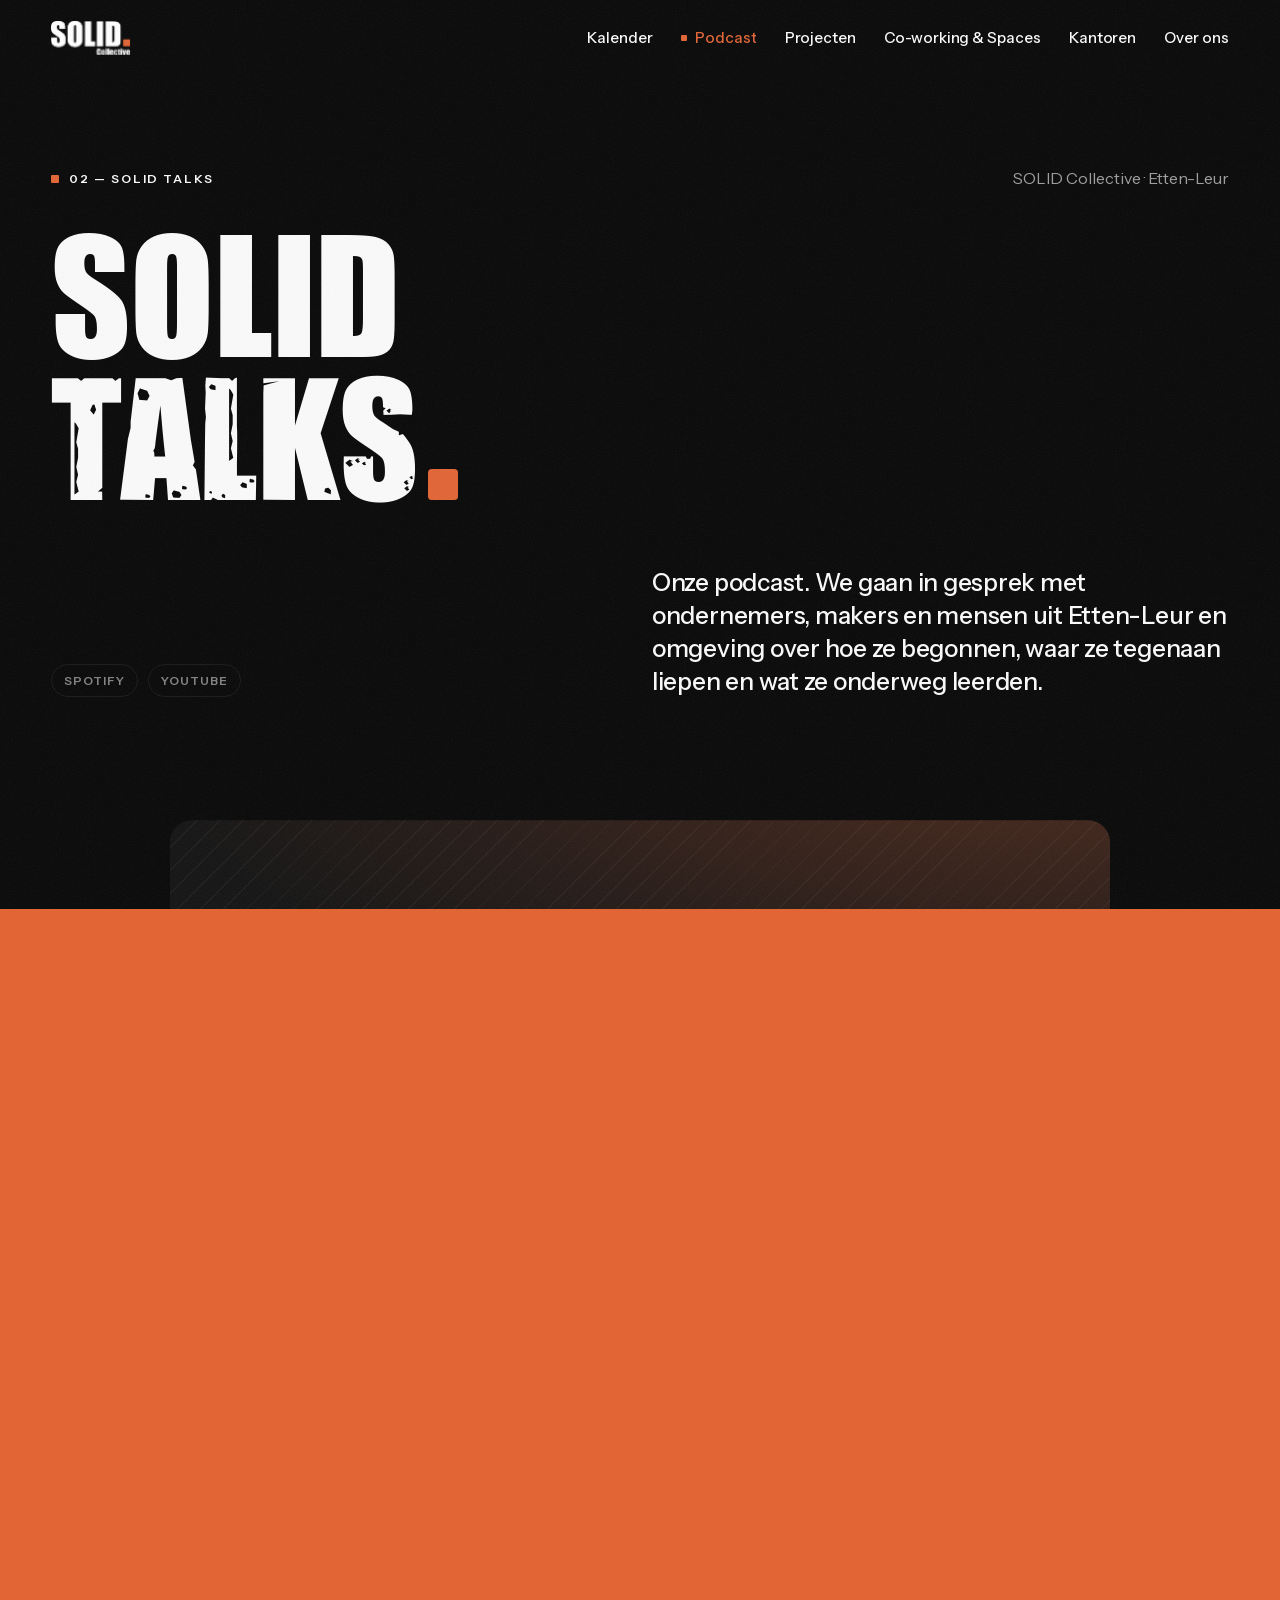
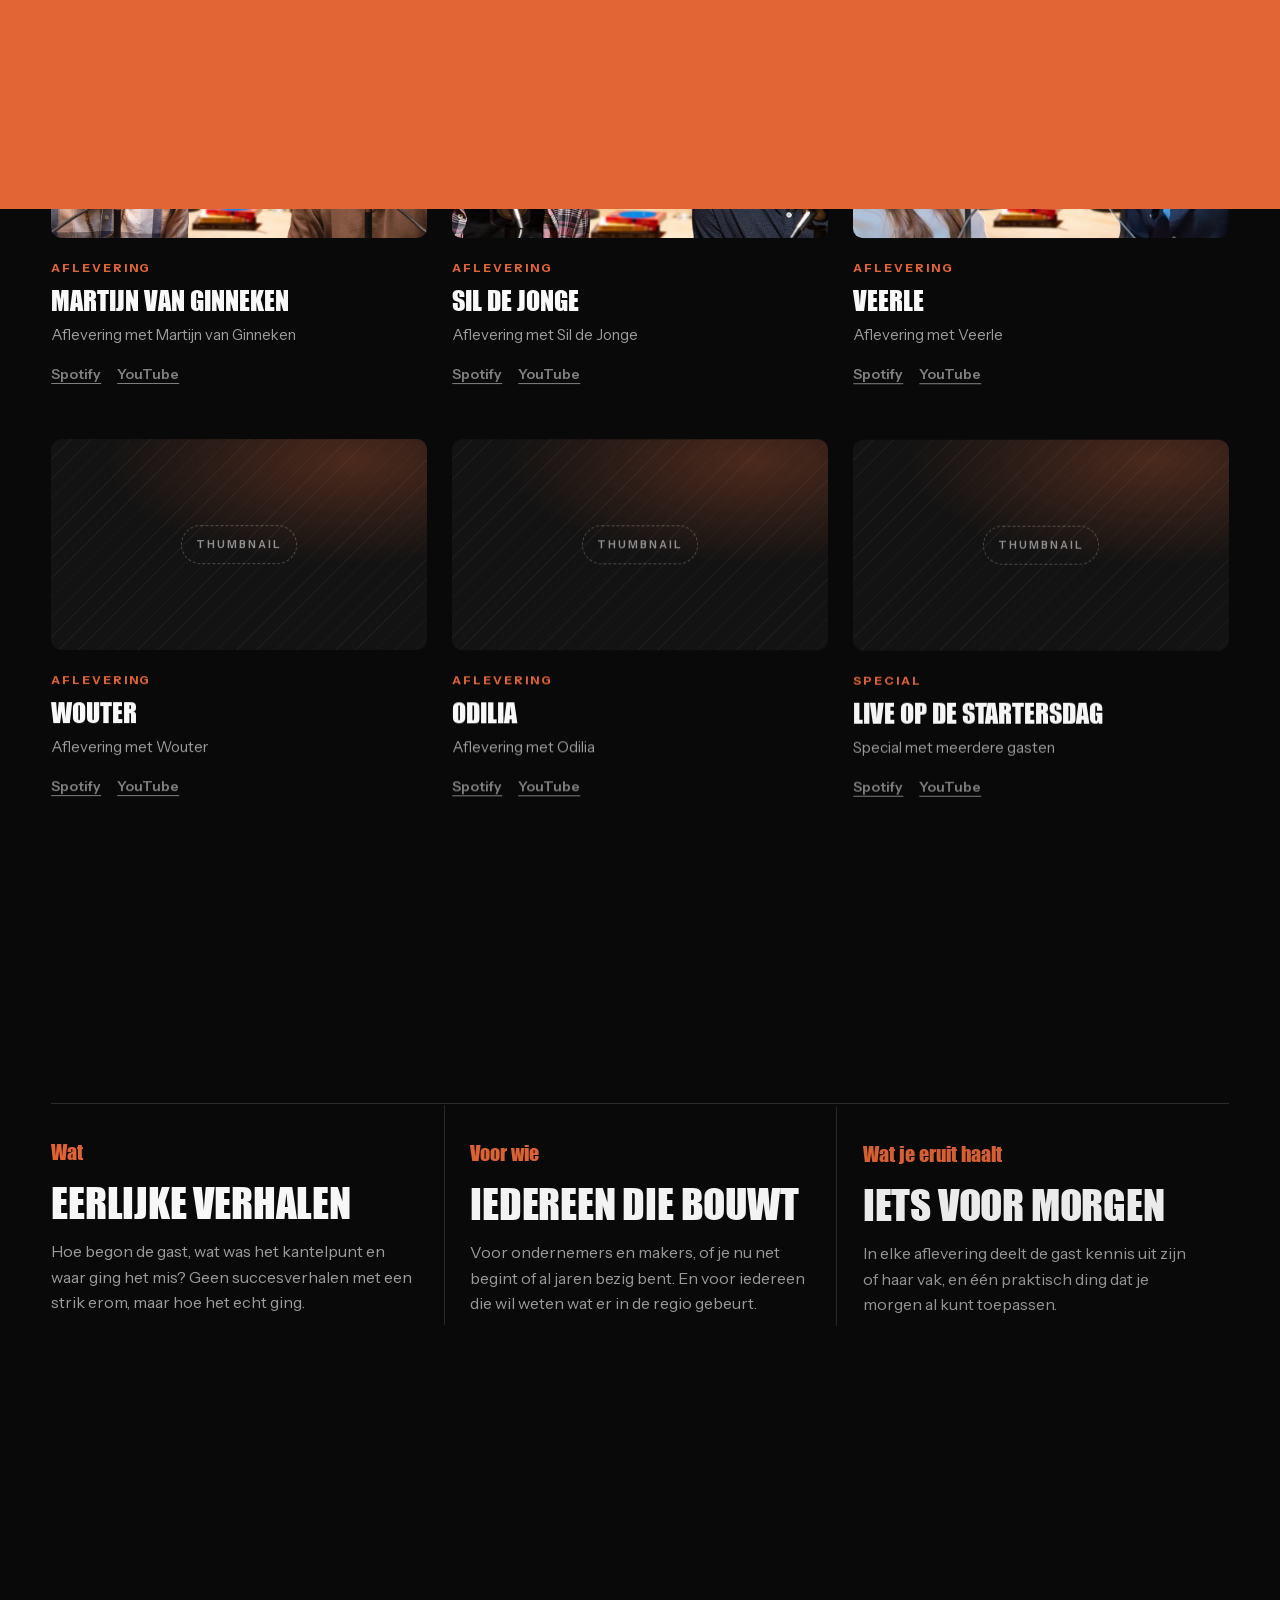
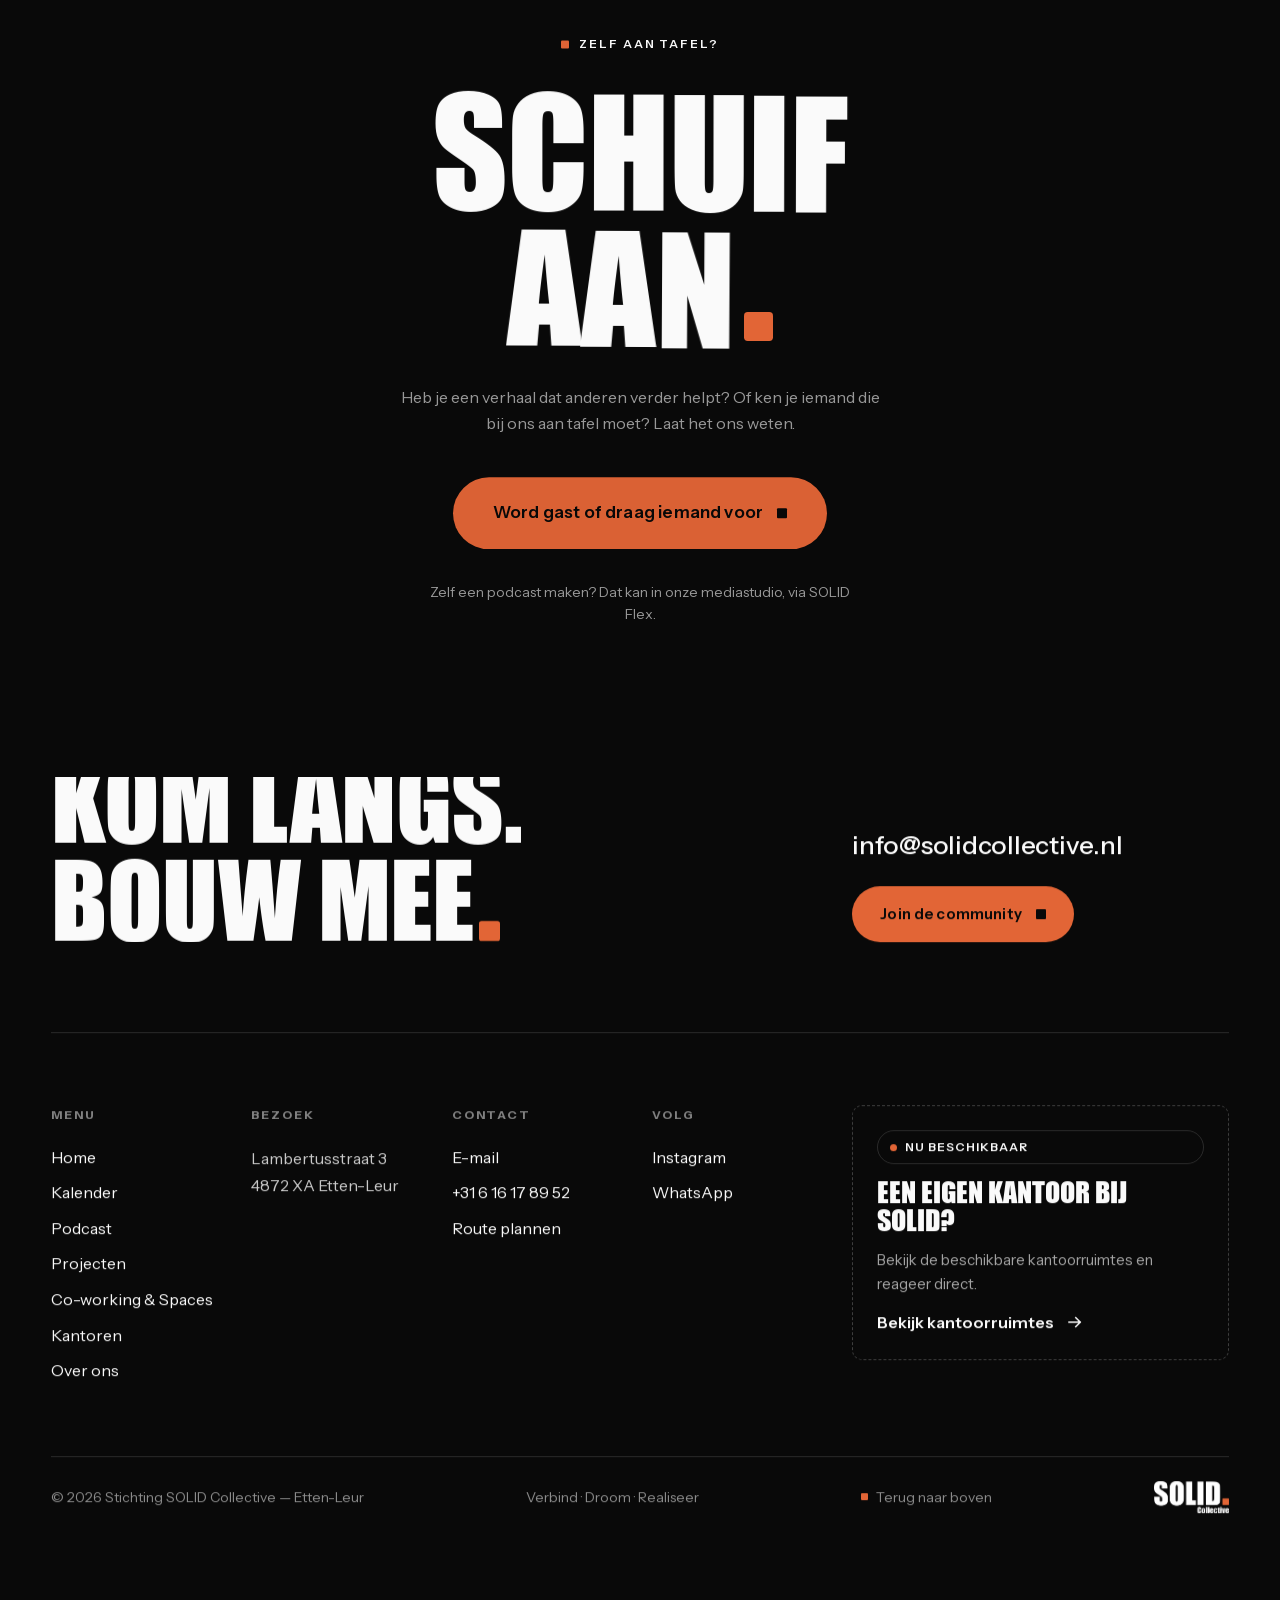
<file: podcast.html>
<!DOCTYPE html>
<html lang="nl" data-page="podcast">
<head>
<meta charset="UTF-8">
<meta name="viewport" content="width=device-width, initial-scale=1.0">
<title>SOLID Talks — SOLID Collective</title>
<meta name="description" content="SOLID Talks: de podcast van SOLID Collective. Eerlijke gesprekken met ondernemers en makers uit Etten-Leur en omgeving.">
<meta name="theme-color" content="#090909">
<meta http-equiv="Cache-Control" content="no-cache, no-store, must-revalidate">
<meta http-equiv="Pragma" content="no-cache">
<meta http-equiv="Expires" content="0">
<link rel="icon" type="image/svg+xml" href="images/icons/favicon.svg?v=1">
<link rel="preload" href="fonts/impact.woff2" as="font" type="font/woff2" crossorigin>
<link rel="preload" href="fonts/instrument-sans-var.woff2" as="font" type="font/woff2" crossorigin>
<link rel="stylesheet" href="css/lenis.css">
<link rel="stylesheet" href="css/style.css?v=1">
<script>
  // Startstaat vóór eerste paint: preloader (1e bezoek home) of transitie-doek (na klik)
  (function (h) {
    h.classList.add("js");
    if ("scrollRestoration" in history) history.scrollRestoration = "manual";
    if (window.matchMedia("(prefers-reduced-motion: reduce)").matches) return;
    try {
      if (sessionStorage.getItem("solid-transition") !== null) h.classList.add("is-arriving");
      else if (h.dataset.page === "home" && !sessionStorage.getItem("solid-visited")) h.classList.add("is-loading");
    } catch (e) {}
  })(document.documentElement);
</script>
</head>
<body data-theme="dark">

<a class="skip-link" href="#main">Naar inhoud</a>

<header class="site-header">
  <a class="logo" href="index.html" data-title="Home" aria-label="SOLID Collective — naar home">
    <img class="logo__light" src="images/logos/solid-logo-white.png" alt="" width="1281" height="551">
    <img class="logo__dark" src="images/logos/solid-logo-black.png" alt="" width="1281" height="551">
  </a>
  <nav class="nav" aria-label="Hoofdmenu">
    <ul class="nav__list">
        <li><a class="nav__link" href="kalender.html"><span class="roll"><span data-text="Kalender">Kalender</span></span></a></li>
        <li><a class="nav__link" href="podcast.html" aria-current="page"><span class="roll"><span data-text="Podcast">Podcast</span></span></a></li>
        <li><a class="nav__link" href="projecten.html"><span class="roll"><span data-text="Projecten">Projecten</span></span></a></li>
        <li><a class="nav__link" href="solid-flex.html"><span class="roll"><span data-text="Co-working &amp; Spaces">Co-working &amp; Spaces</span></span></a></li>
        <li><a class="nav__link" href="kantoren.html"><span class="roll"><span data-text="Kantoren">Kantoren</span></span></a></li>
        <li><a class="nav__link" href="achter-de-schermen.html"><span class="roll"><span data-text="Over ons">Over ons</span></span></a></li>
    </ul>
  </nav>
  <button class="menu-btn" type="button" aria-expanded="false" aria-controls="menu">
    <span class="menu-btn__text">Menu</span><span class="menu-btn__icon" aria-hidden="true"></span>
  </button>
</header>

<div class="menu" id="menu" data-lenis-prevent>
  <nav aria-label="Mobiel menu">
    <ul class="menu__list">
      <li class="menu__item"><a class="menu__link" href="index.html" data-title="Home"><sup>00</sup>Home</a></li>
      <li class="menu__item"><a class="menu__link" href="kalender.html"><sup>01</sup>Kalender</a></li>
      <li class="menu__item"><a class="menu__link" href="podcast.html" aria-current="page"><sup>02</sup>Podcast</a></li>
      <li class="menu__item"><a class="menu__link" href="projecten.html"><sup>03</sup>Projecten</a></li>
      <li class="menu__item"><a class="menu__link" href="solid-flex.html"><sup>04</sup>Co-working &amp; Spaces</a></li>
      <li class="menu__item"><a class="menu__link" href="kantoren.html"><sup>05</sup>Kantoren</a></li>
      <li class="menu__item"><a class="menu__link" href="achter-de-schermen.html"><sup>06</sup>Over ons</a></li>
    </ul>
  </nav>
  <div class="menu__foot">
    <a href="mailto:info@solidcollective.nl">info@solidcollective.nl</a>
    <span>Lambertusstraat 3, Etten-Leur</span>
    <a href="https://www.instagram.com/solidcollective.nl" target="_blank" rel="noopener">Instagram</a>
  </div>
</div>
<main id="main">
  <section class="page-hero" data-theme="dark" data-intro>
    <div class="wrap">
      <div class="page-hero__meta">
        <span class="label" data-reveal>02 &mdash; SOLID Talks</span>
        <span class="muted" data-reveal>SOLID Collective &middot; Etten-Leur</span>
      </div>
      <h1 class="display page-hero__title" data-split="chars">SOLID<br><span class="display--grit">Talks</span><span class="dot"></span></h1>
      <div class="page-hero__row">
        <div class="page-hero__side" data-reveal>
          <!-- LINKS — Spotify- en YouTube-kanaal invullen -->
          <a class="pill" href="#" aria-disabled="true">Spotify</a>
          <a class="pill" href="#" aria-disabled="true">YouTube</a>
        </div>
        <p class="lead" data-reveal>Onze podcast. We gaan in gesprek met ondernemers, makers en mensen uit Etten-Leur en omgeving over hoe ze begonnen, waar ze tegenaan liepen en wat ze onderweg leerden.</p>
      </div>
      <!-- HERO BANNER — placeholder: vervang .ph door <img> of <video> -->
      <div class="media page-hero__media" data-parallax data-clip>
        <div class="ph" data-label="Hero banner &mdash; placeholder"></div>
      </div>
    </div>
  </section>

  <section class="section" id="afleveringen" data-theme="light">
    <div class="wrap">
      <div class="section-head">
        <h2 class="display display--h2" data-split="chars">Afleveringen<span class="dot"></span></h2>
        <p data-reveal>Luister op Spotify of kijk op YouTube. De nieuwste aflevering staat bovenaan.</p>
      </div>
      <!-- AFLEVERINGEN — placeholders; later automatisch gevuld vanuit de RSS-feed -->
      <div class="episodes">
        <article class="episode" data-reveal>
          <div class="media"><img src="images/podcast/martijn-van-ginneken.webp" width="960" height="540" alt="Thumbnail van SOLID Talks met Martijn van Ginneken" loading="lazy"></div>
          <div class="episode__meta"><span>Aflevering</span></div>
          <h3 class="episode__title">Martijn van Ginneken</h3>
          <p class="episode__guest">Aflevering met Martijn van Ginneken</p>
          <div class="episode__links"><a href="#" aria-disabled="true">Spotify</a><a href="#" aria-disabled="true">YouTube</a></div>
        </article>
        <article class="episode" data-reveal="0.1">
          <div class="media"><img src="images/podcast/sil-de-jonge.webp" width="960" height="540" alt="Thumbnail van SOLID Talks met Sil de Jonge" loading="lazy"></div>
          <div class="episode__meta"><span>Aflevering</span></div>
          <h3 class="episode__title">Sil de Jonge</h3>
          <p class="episode__guest">Aflevering met Sil de Jonge</p>
          <div class="episode__links"><a href="#" aria-disabled="true">Spotify</a><a href="#" aria-disabled="true">YouTube</a></div>
        </article>
        <article class="episode" data-reveal="0.2">
          <div class="media"><img src="images/podcast/veerle.webp" width="960" height="540" alt="Thumbnail van SOLID Talks met Veerle" loading="lazy"></div>
          <div class="episode__meta"><span>Aflevering</span></div>
          <h3 class="episode__title">Veerle</h3>
          <p class="episode__guest">Aflevering met Veerle</p>
          <div class="episode__links"><a href="#" aria-disabled="true">Spotify</a><a href="#" aria-disabled="true">YouTube</a></div>
        </article>
        <article class="episode" data-reveal>
          <div class="media"><div class="ph" data-label="Thumbnail"></div></div>
          <div class="episode__meta"><span>Aflevering</span></div>
          <h3 class="episode__title">Wouter</h3>
          <p class="episode__guest">Aflevering met Wouter</p>
          <div class="episode__links"><a href="#" aria-disabled="true">Spotify</a><a href="#" aria-disabled="true">YouTube</a></div>
        </article>
        <article class="episode" data-reveal="0.1">
          <div class="media"><div class="ph" data-label="Thumbnail"></div></div>
          <div class="episode__meta"><span>Aflevering</span></div>
          <h3 class="episode__title">Odilia</h3>
          <p class="episode__guest">Aflevering met Odilia</p>
          <div class="episode__links"><a href="#" aria-disabled="true">Spotify</a><a href="#" aria-disabled="true">YouTube</a></div>
        </article>
        <article class="episode" data-reveal="0.2">
          <div class="media"><div class="ph" data-label="Thumbnail"></div></div>
          <div class="episode__meta"><span>Special</span></div>
          <h3 class="episode__title">Live op de Startersdag</h3>
          <p class="episode__guest">Special met meerdere gasten</p>
          <div class="episode__links"><a href="#" aria-disabled="true">Spotify</a><a href="#" aria-disabled="true">YouTube</a></div>
        </article>
      </div>
    </div>
  </section>

  <section class="section" id="over" data-theme="dark">
    <div class="wrap">
      <div class="trio">
        <div class="trio__item" data-reveal><span class="trio__num">Wat</span><h3 class="display display--h3">Eerlijke verhalen</h3><p>Hoe begon de gast, wat was het kantelpunt en waar ging het mis? Geen succesverhalen met een strik erom, maar hoe het echt ging.</p></div>
        <div class="trio__item" data-reveal="0.1"><span class="trio__num">Voor wie</span><h3 class="display display--h3">Iedereen die bouwt</h3><p>Voor ondernemers en makers, of je nu net begint of al jaren bezig bent. En voor iedereen die wil weten wat er in de regio gebeurt.</p></div>
        <div class="trio__item" data-reveal="0.2"><span class="trio__num">Wat je eruit haalt</span><h3 class="display display--h3">Iets voor morgen</h3><p>In elke aflevering deelt de gast kennis uit zijn of haar vak, en &eacute;&eacute;n praktisch ding dat je morgen al kunt toepassen.</p></div>
      </div>
    </div>
  </section>

  <section class="section community" data-theme="orange">
    <div class="wrap">
      <span class="label" data-reveal>Zelf aan tafel?</span>
      <h2 class="display community__title" data-split="chars" style="margin-top:32px">Schuif<br>aan<span class="dot"></span></h2>
      <p data-reveal>Heb je een verhaal dat anderen verder helpt? Of ken je iemand die bij ons aan tafel moet? Laat het ons weten.</p>
      <div class="community__actions" data-reveal>
        <a class="btn btn--primary btn--xl" href="mailto:info@solidcollective.nl?subject=Gast%20bij%20SOLID%20Talks" data-magnetic><span class="roll"><span data-text="Word gast of draag iemand voor">Word gast of draag iemand voor</span></span><span class="btn__icon" aria-hidden="true"></span></a>
      </div>
      <p class="community__note" data-reveal>Zelf een podcast maken? Dat kan in onze mediastudio, via <a class="underline-link" href="solid-flex.html">SOLID Flex</a>.</p>
    </div>
  </section>
</main>

<footer class="footer" id="contact" data-footer>
  <div class="footer__inner">
    <div class="wrap">

      <div class="footer__cta">
        <h2 class="display" data-split="lines">Kom langs.<br>Bouw mee<span class="dot"></span></h2>
        <div class="footer__cta-side">
          <a class="footer__mail underline-link" href="mailto:info@solidcollective.nl">info@solidcollective.nl</a>
          <div><a class="btn btn--primary" href="https://chat.whatsapp.com/D6rDccdxVZB2Y5k4qvl4P9" target="_blank" rel="noopener" data-magnetic><span class="roll"><span data-text="Join de community">Join de community</span></span><span class="btn__icon" aria-hidden="true"></span></a></div>
        </div>
      </div>

      <div class="footer__grid">
        <div class="footer__col">
          <h2>Menu</h2>
          <ul>
          <li><a class="underline-link" href="index.html" data-title="Home">Home</a></li>
          <li><a class="underline-link" href="kalender.html">Kalender</a></li>
          <li><a class="underline-link" href="podcast.html">Podcast</a></li>
          <li><a class="underline-link" href="projecten.html">Projecten</a></li>
          <li><a class="underline-link" href="solid-flex.html">Co-working &amp; Spaces</a></li>
          <li><a class="underline-link" href="kantoren.html">Kantoren</a></li>
          <li><a class="underline-link" href="achter-de-schermen.html">Over ons</a></li>
          </ul>
        </div>
        <div class="footer__col">
          <h2>Bezoek</h2>
          <address>Lambertusstraat 3<br>4872 XA Etten-Leur</address>
        </div>
        <div class="footer__col">
          <h2>Contact</h2>
          <ul>
            <li><a class="underline-link" href="mailto:info@solidcollective.nl">E-mail</a></li>
            <li><a class="underline-link" href="tel:+31616178952">+31 6 16 17 89 52</a></li>
            <li><a class="underline-link" href="https://www.google.com/maps/dir/?api=1&destination=Lambertusstraat+3,+4872+XA+Etten-Leur" target="_blank" rel="noopener">Route plannen</a></li>
          </ul>
        </div>
        <div class="footer__col">
          <h2>Volg</h2>
          <ul>
            <li><a class="underline-link" href="https://www.instagram.com/solidcollective.nl" target="_blank" rel="noopener">Instagram</a></li>
            <li><a class="underline-link" href="https://chat.whatsapp.com/D6rDccdxVZB2Y5k4qvl4P9" target="_blank" rel="noopener">WhatsApp</a></li>
          </ul>
        </div>
        <div class="footer__col footer__col--wide">
          <!-- SLOT: inschrijfformulier kantoorruimtes komt hier -->
          <div class="footer__slot" data-slot="inschrijfformulier-kantoorruimtes">
            <span class="pill pill--live">Nu beschikbaar</span>
            <h3>Een eigen kantoor bij SOLID?</h3>
            <p>Bekijk de beschikbare kantoorruimtes en reageer direct.</p>
            <a class="arrow-link" href="kantoren.html" data-title="Kantoren">Bekijk kantoorruimtes <svg viewBox="0 0 24 24" fill="none" aria-hidden="true"><path d="M4 12h15m0 0-6-6m6 6-6 6" stroke="currentColor" stroke-width="2" stroke-linecap="square"/></svg></a>
          </div>
        </div>
      </div>
    </div>

    <div class="wrap">
      <div class="footer__legal">
        <span>&copy; 2026 Stichting SOLID Collective &mdash; Etten-Leur</span>
        <span>Verbind &middot; Droom &middot; Realiseer</span>
        <a class="to-top" href="#">Terug naar boven</a>
        <a class="footer__logo" href="index.html" data-title="Home" aria-label="SOLID Collective — naar home">
          <img src="images/logos/solid-logo-white.png" alt="" width="1281" height="551">
        </a>
      </div>
    </div>
  </div>
</footer>

<div class="page-transition" aria-hidden="true"><div class="page-transition__title"></div></div>
<div class="grain" aria-hidden="true"></div>

<script src="js/vendor/gsap.min.js"></script>
<script src="js/vendor/ScrollTrigger.min.js"></script>
<script src="js/vendor/SplitText.min.js"></script>
<script src="js/vendor/lenis.min.js"></script>
<script src="js/config.js?v=1"></script>
<script src="js/lenis-init.js?v=1"></script>
<script src="js/main.js?v=1"></script>
</body>
</html>
</file>
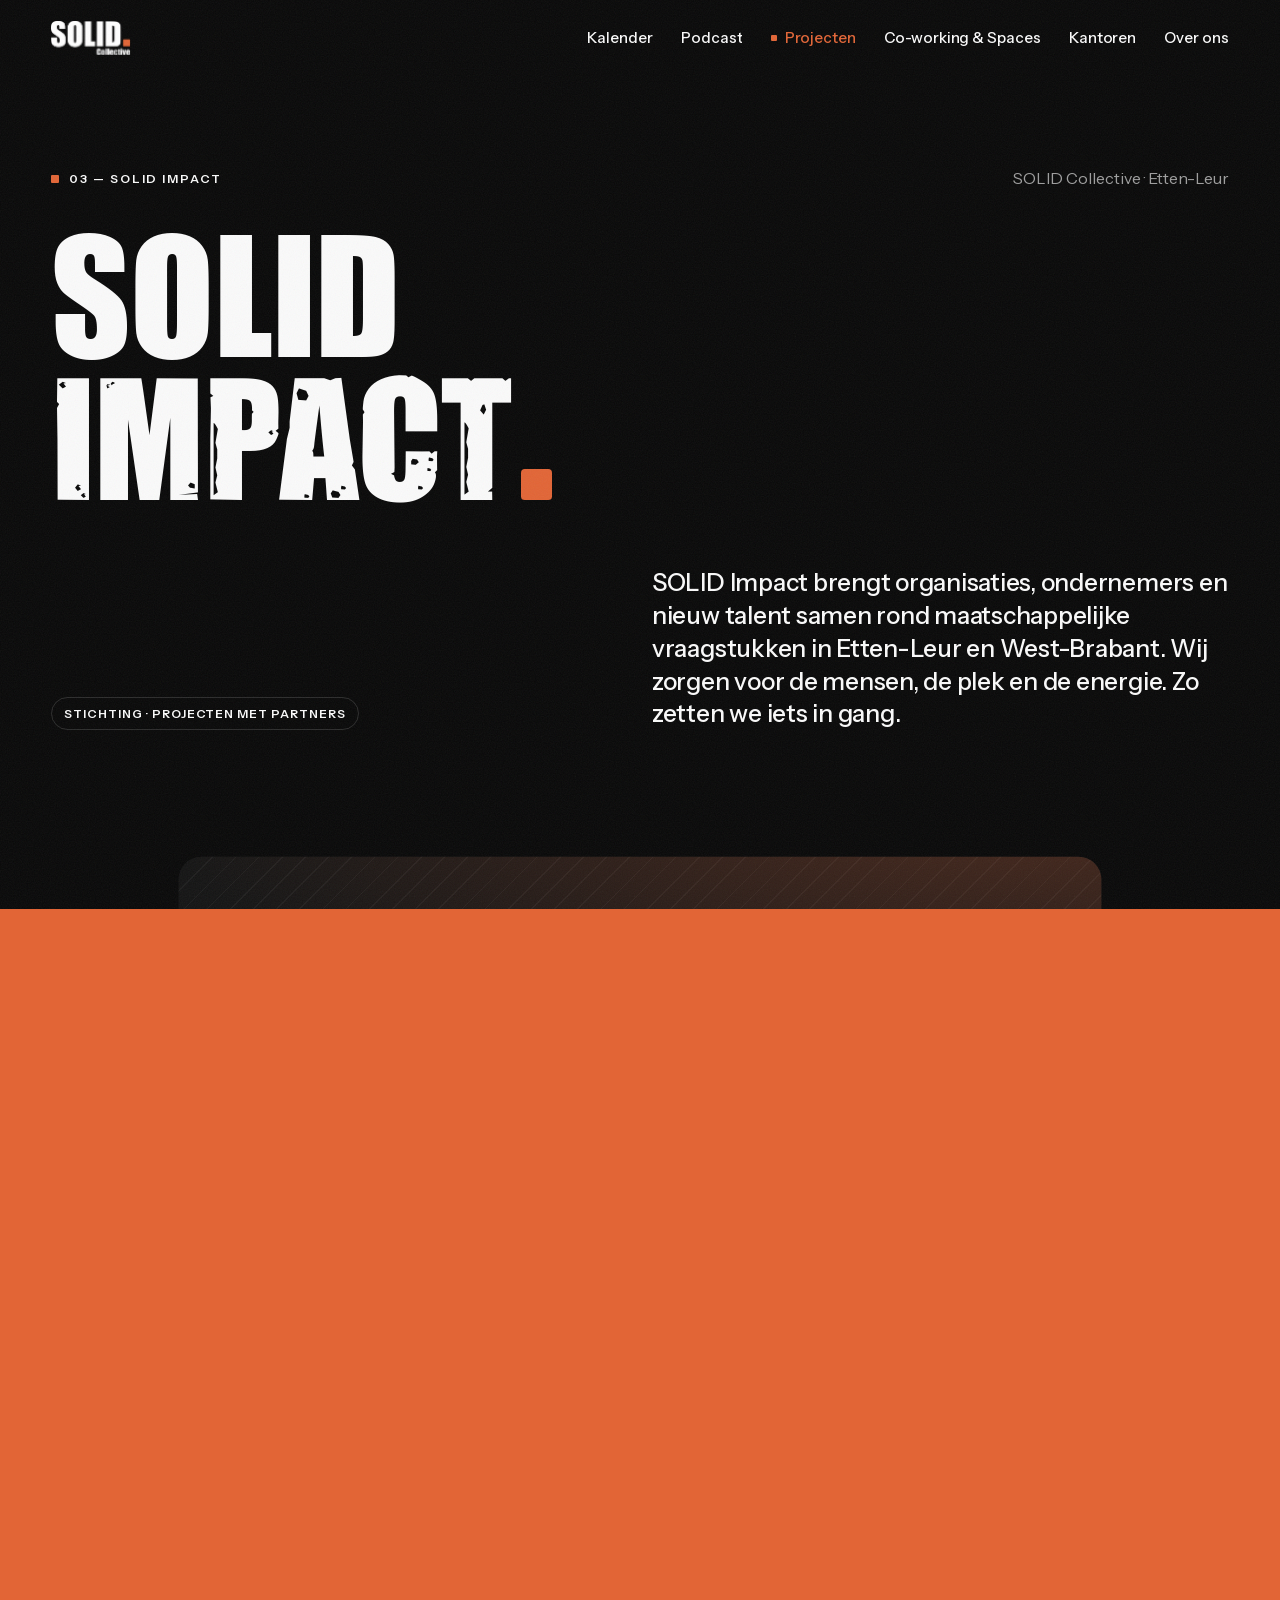
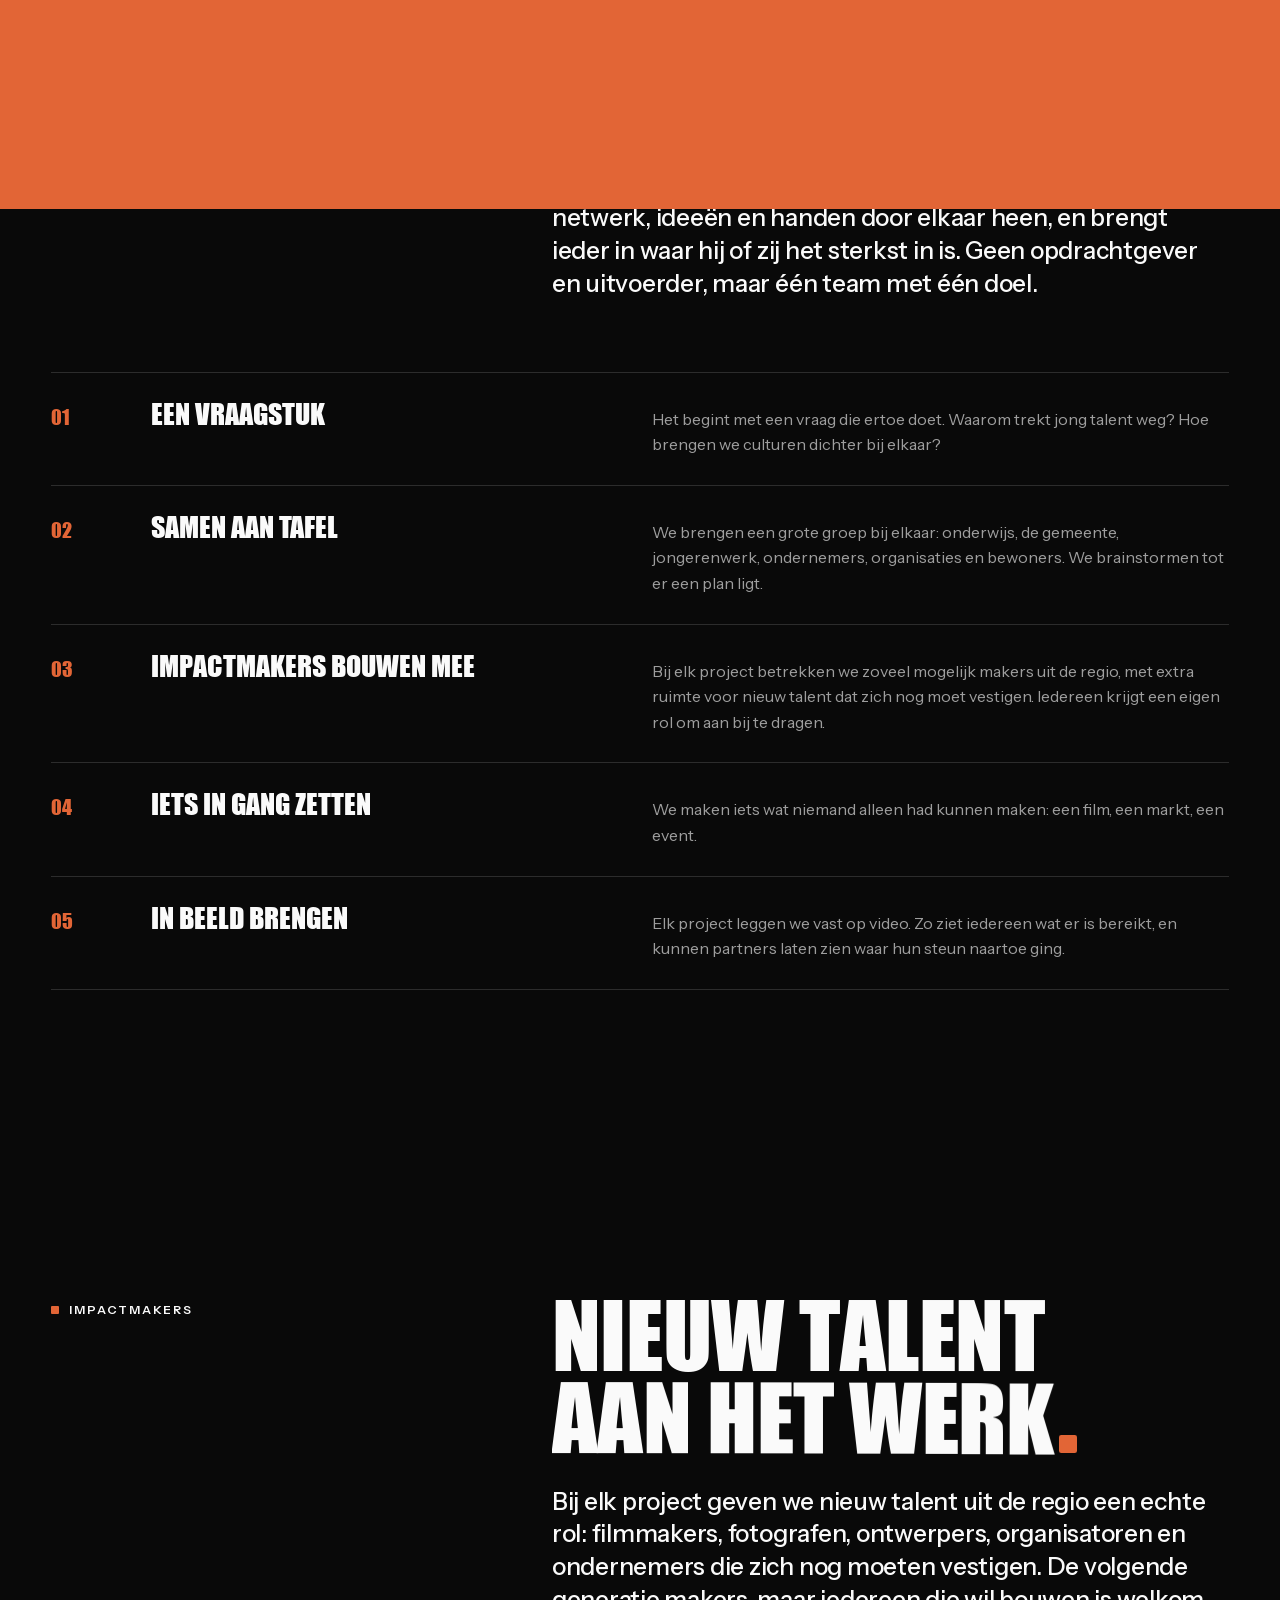
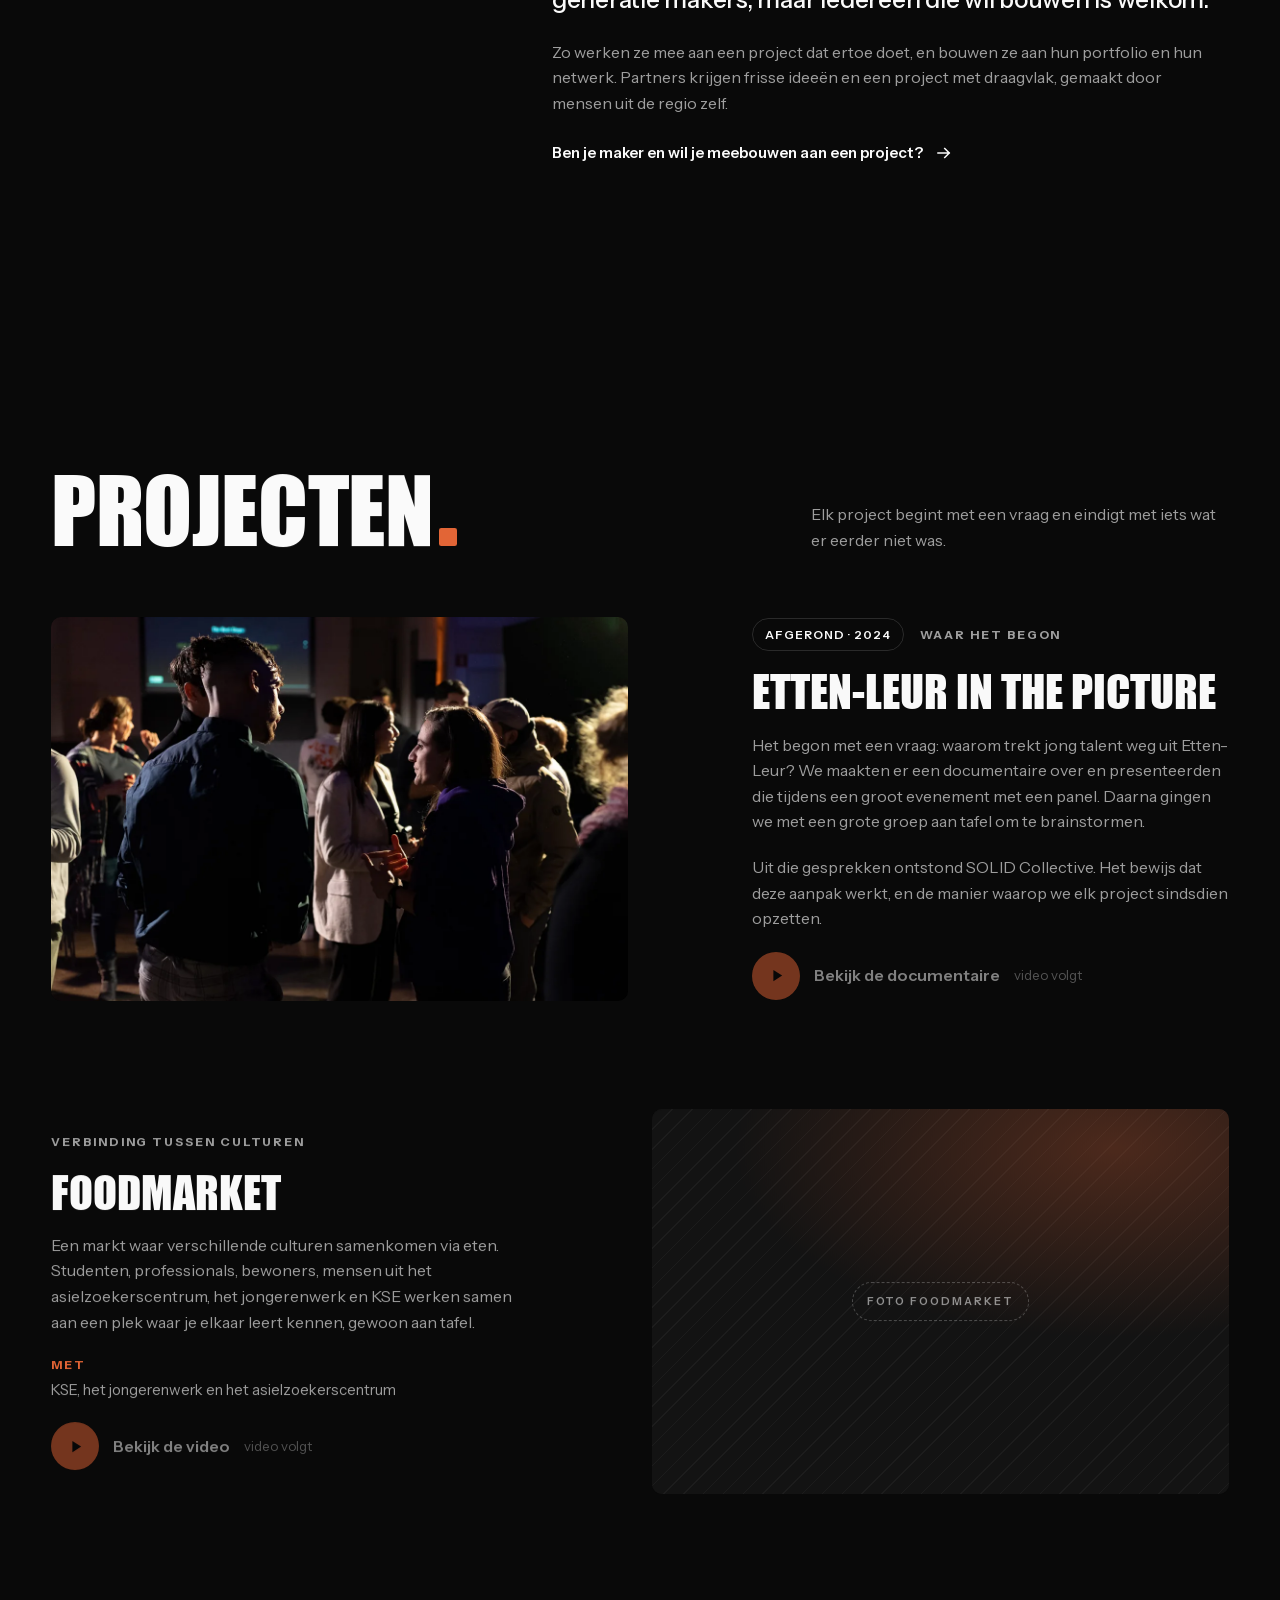
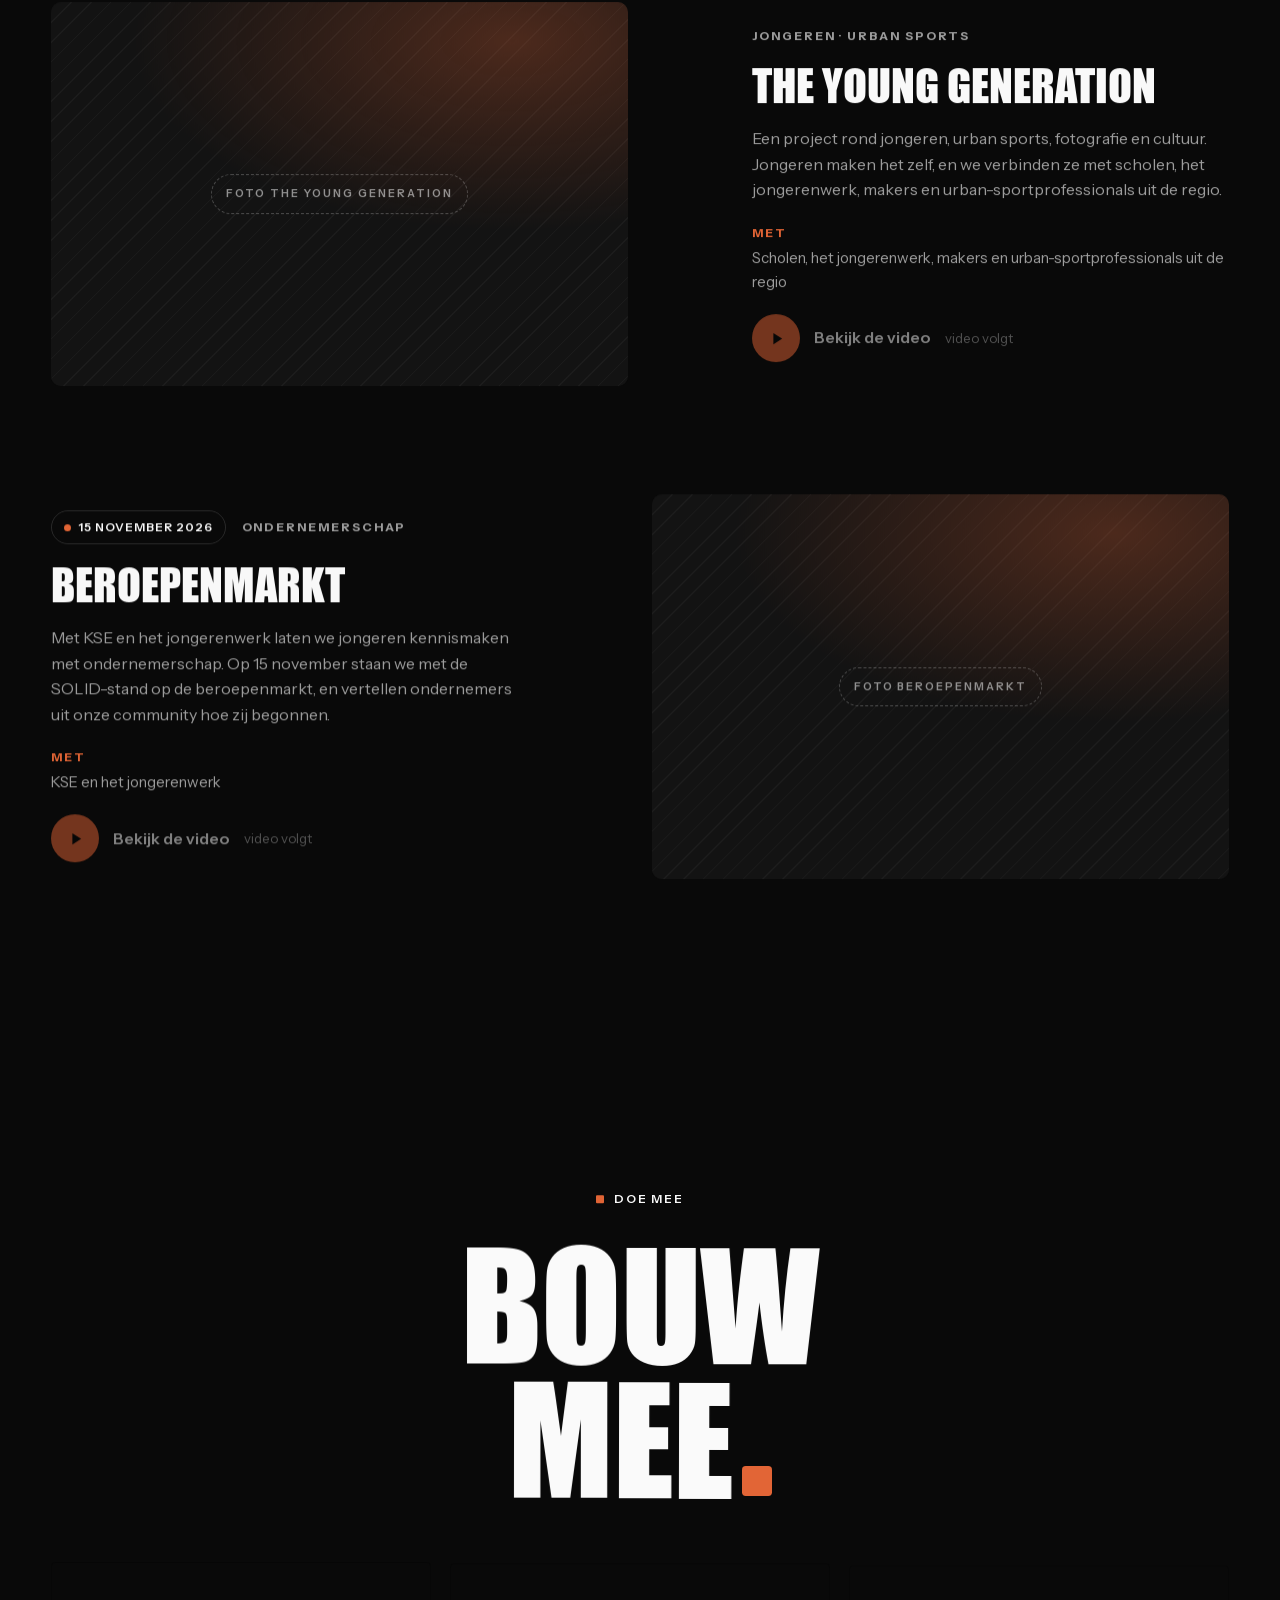
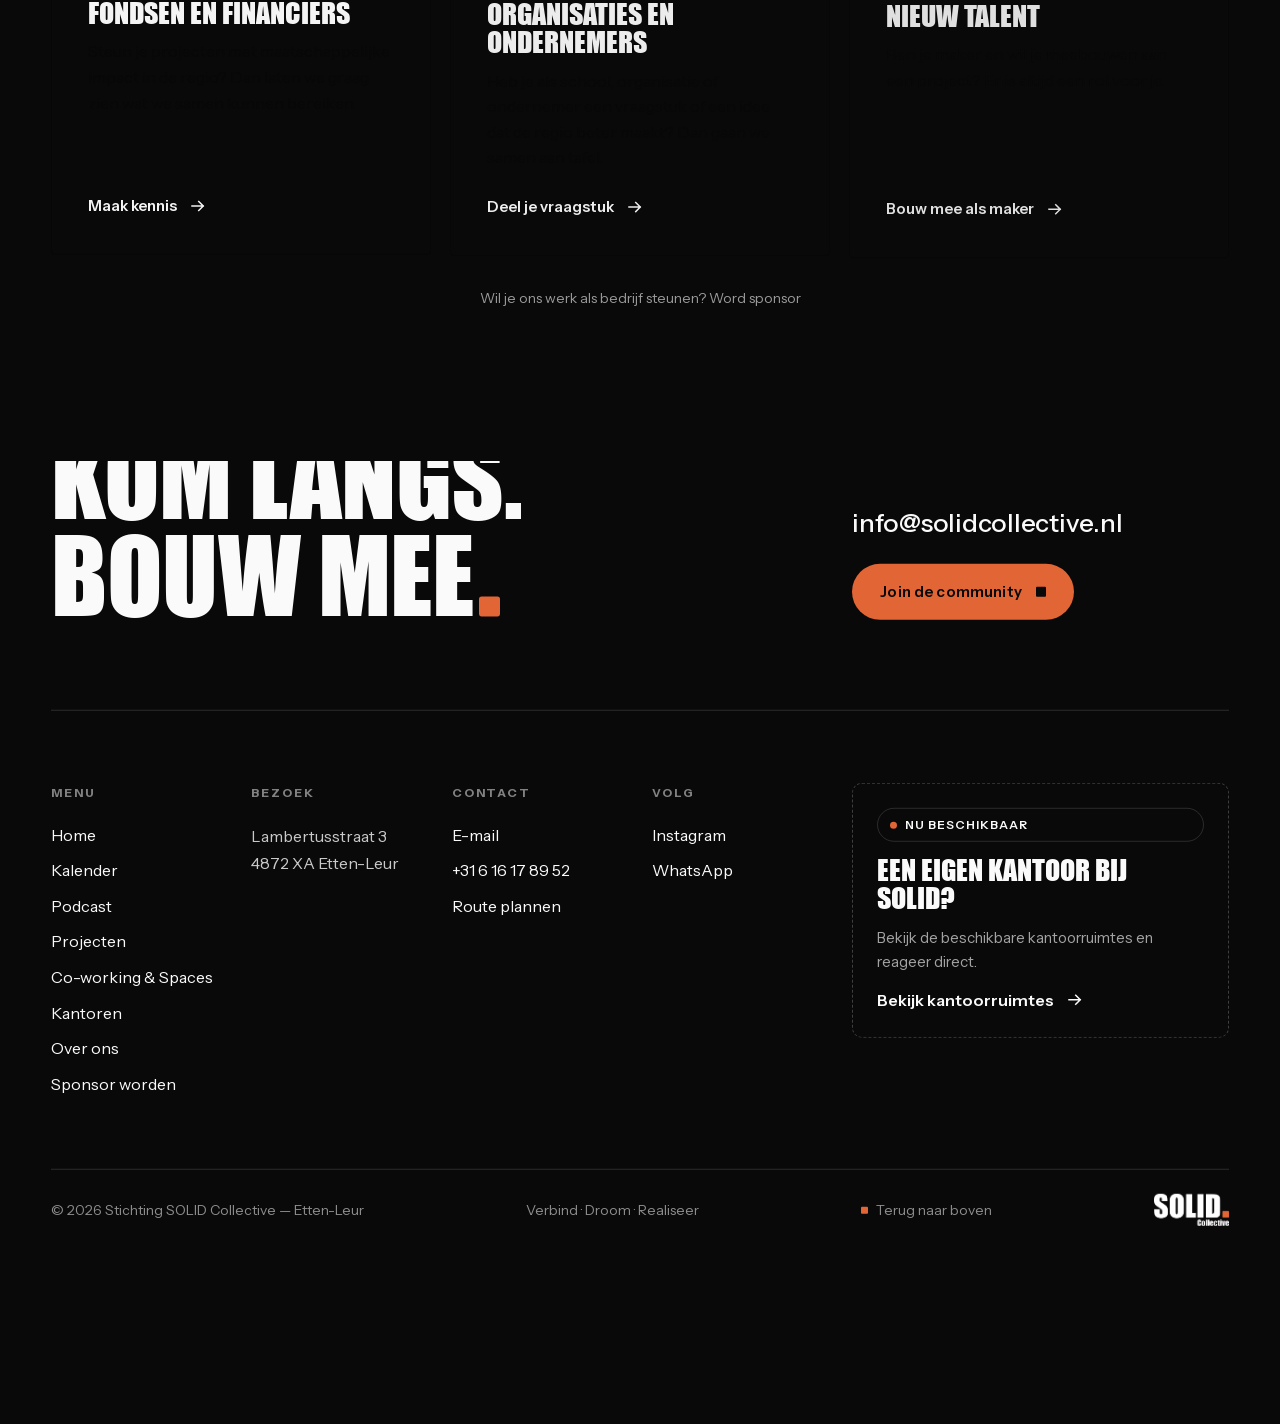
<file: projecten.html>
<!DOCTYPE html>
<html lang="nl" data-page="impact">
<head>
<meta charset="UTF-8">
<meta name="viewport" content="width=device-width, initial-scale=1.0">
<title>SOLID Impact — SOLID Collective</title>
<meta name="description" content="SOLID Impact: maatschappelijke projecten van SOLID Collective en partners in Etten-Leur en West-Brabant.">
<meta name="theme-color" content="#090909">
<meta http-equiv="Cache-Control" content="no-cache, no-store, must-revalidate">
<meta http-equiv="Pragma" content="no-cache">
<meta http-equiv="Expires" content="0">
<link rel="icon" type="image/svg+xml" href="images/icons/favicon.svg?v=1">
<link rel="preload" href="fonts/impact.woff2" as="font" type="font/woff2" crossorigin>
<link rel="preload" href="fonts/instrument-sans-var.woff2" as="font" type="font/woff2" crossorigin>
<link rel="stylesheet" href="css/lenis.css">
<link rel="stylesheet" href="css/style.css?v=1">
<script>
  // Startstaat vóór eerste paint: preloader (1e bezoek home) of transitie-doek (na klik)
  (function (h) {
    h.classList.add("js");
    if ("scrollRestoration" in history) history.scrollRestoration = "manual";
    if (window.matchMedia("(prefers-reduced-motion: reduce)").matches) return;
    try {
      if (sessionStorage.getItem("solid-transition") !== null) h.classList.add("is-arriving");
      else if (h.dataset.page === "home" && !sessionStorage.getItem("solid-visited")) h.classList.add("is-loading");
    } catch (e) {}
  })(document.documentElement);
</script>
</head>
<body data-theme="dark">

<a class="skip-link" href="#main">Naar inhoud</a>

<header class="site-header">
  <a class="logo" href="index.html" data-title="Home" aria-label="SOLID Collective — naar home">
    <img class="logo__light" src="images/logos/solid-logo-white.png" alt="" width="1281" height="551">
    <img class="logo__dark" src="images/logos/solid-logo-black.png" alt="" width="1281" height="551">
  </a>
  <nav class="nav" aria-label="Hoofdmenu">
    <ul class="nav__list">
        <li><a class="nav__link" href="kalender.html"><span class="roll"><span data-text="Kalender">Kalender</span></span></a></li>
        <li><a class="nav__link" href="podcast.html"><span class="roll"><span data-text="Podcast">Podcast</span></span></a></li>
        <li><a class="nav__link" href="projecten.html" aria-current="page"><span class="roll"><span data-text="Projecten">Projecten</span></span></a></li>
        <li><a class="nav__link" href="solid-flex.html"><span class="roll"><span data-text="Co-working &amp; Spaces">Co-working &amp; Spaces</span></span></a></li>
        <li><a class="nav__link" href="kantoren.html"><span class="roll"><span data-text="Kantoren">Kantoren</span></span></a></li>
        <li><a class="nav__link" href="achter-de-schermen.html"><span class="roll"><span data-text="Over ons">Over ons</span></span></a></li>
    </ul>
  </nav>
  <button class="menu-btn" type="button" aria-expanded="false" aria-controls="menu">
    <span class="menu-btn__text">Menu</span><span class="menu-btn__icon" aria-hidden="true"></span>
  </button>
</header>

<div class="menu" id="menu" data-lenis-prevent>
  <nav aria-label="Mobiel menu">
    <ul class="menu__list">
      <li class="menu__item"><a class="menu__link" href="index.html" data-title="Home"><sup>00</sup>Home</a></li>
      <li class="menu__item"><a class="menu__link" href="kalender.html"><sup>01</sup>Kalender</a></li>
      <li class="menu__item"><a class="menu__link" href="podcast.html"><sup>02</sup>Podcast</a></li>
      <li class="menu__item"><a class="menu__link" href="projecten.html" aria-current="page"><sup>03</sup>Projecten</a></li>
      <li class="menu__item"><a class="menu__link" href="solid-flex.html"><sup>04</sup>Co-working &amp; Spaces</a></li>
      <li class="menu__item"><a class="menu__link" href="kantoren.html"><sup>05</sup>Kantoren</a></li>
      <li class="menu__item"><a class="menu__link" href="achter-de-schermen.html"><sup>06</sup>Over ons</a></li>
    </ul>
  </nav>
  <div class="menu__foot">
    <a href="mailto:info@solidcollective.nl">info@solidcollective.nl</a>
    <span>Lambertusstraat 3, Etten-Leur</span>
    <a href="https://www.instagram.com/solidcollective.nl" target="_blank" rel="noopener">Instagram</a>
  </div>
</div>
<main id="main">
  <section class="page-hero" data-theme="dark" data-intro>
    <div class="wrap">
      <div class="page-hero__meta">
        <span class="label" data-reveal>03 &mdash; SOLID Impact</span>
        <span class="muted" data-reveal>SOLID Collective &middot; Etten-Leur</span>
      </div>
      <h1 class="display page-hero__title" data-split="chars">SOLID<br><span class="display--grit">Impact</span><span class="dot"></span></h1>
      <div class="page-hero__row">
        <div class="page-hero__side" data-reveal><span class="pill">Stichting &middot; Projecten met partners</span></div>
        <p class="lead" data-reveal>SOLID Impact brengt organisaties, ondernemers en nieuw talent samen rond maatschappelijke vraagstukken in Etten-Leur en West-Brabant. Wij zorgen voor de mensen, de plek en de energie. Zo zetten we iets in gang.</p>
      </div>
      <!-- HERO BANNER — placeholder: vervang .ph door <img> of <video> -->
      <div class="media page-hero__media" data-parallax data-clip>
        <div class="ph" data-label="Hero banner &mdash; placeholder"></div>
      </div>
    </div>
  </section>

  <section class="section" id="aanpak" data-theme="light">
    <div class="wrap split">
      <div class="split__aside"><span class="label" data-reveal>Zo werken we</span></div>
      <div class="split__main">
        <h2 class="display display--h2" data-split="chars">Wij brengen<br>samen<span class="dot"></span></h2>
        <p class="lead" data-reveal>Een maatschappelijk vraagstuk los je niet alleen op. Wij zijn de katalysator: we brengen iedereen aan tafel die ertoe doet en laten nieuw talent meebouwen. Daar lopen kennis, netwerk, idee&euml;n en handen door elkaar heen, en brengt ieder in waar hij of zij het sterkst in is. Geen opdrachtgever en uitvoerder, maar &eacute;&eacute;n team met &eacute;&eacute;n doel.</p>
      </div>
    </div>
    <div class="wrap" style="margin-top:clamp(48px,8vh,96px)">
      <ol class="perks">
        <li class="perks__item" data-reveal><span class="perks__num">01</span><h3 class="perks__title">Een vraagstuk</h3><p>Het begint met een vraag die ertoe doet. Waarom trekt jong talent weg? Hoe brengen we culturen dichter bij elkaar?</p></li>
        <li class="perks__item" data-reveal><span class="perks__num">02</span><h3 class="perks__title">Samen aan tafel</h3><p>We brengen een grote groep bij elkaar: onderwijs, de gemeente, jongerenwerk, ondernemers, organisaties en bewoners. We brainstormen tot er een plan ligt.</p></li>
        <li class="perks__item" data-reveal><span class="perks__num">03</span><h3 class="perks__title">Impactmakers bouwen mee</h3><p>Bij elk project betrekken we zoveel mogelijk makers uit de regio, met extra ruimte voor nieuw talent dat zich nog moet vestigen. Iedereen krijgt een eigen rol om aan bij te dragen.</p></li>
        <li class="perks__item" data-reveal><span class="perks__num">04</span><h3 class="perks__title">Iets in gang zetten</h3><p>We maken iets wat niemand alleen had kunnen maken: een film, een markt, een event.</p></li>
        <li class="perks__item" data-reveal><span class="perks__num">05</span><h3 class="perks__title">In beeld brengen</h3><p>Elk project leggen we vast op video. Zo ziet iedereen wat er is bereikt, en kunnen partners laten zien waar hun steun naartoe ging.</p></li>
      </ol>
    </div>
  </section>

  <section class="section" id="impactmakers" data-theme="dark">
    <div class="wrap split">
      <div class="split__aside"><span class="label" data-reveal>Impactmakers</span></div>
      <div class="split__main">
        <h2 class="display display--h2" data-split="chars">Nieuw talent<br>aan het werk<span class="dot"></span></h2>
        <p class="lead" data-reveal>Bij elk project geven we nieuw talent uit de regio een echte rol: filmmakers, fotografen, ontwerpers, organisatoren en ondernemers die zich nog moeten vestigen. De volgende generatie makers, maar iedereen die wil bouwen is welkom.</p>
        <p data-reveal>Zo werken ze mee aan een project dat ertoe doet, en bouwen ze aan hun portfolio en hun netwerk. Partners krijgen frisse idee&euml;n en een project met draagvlak, gemaakt door mensen uit de regio zelf.</p>
        <a class="arrow-link" href="mailto:info@solidcollective.nl?subject=Jonge%20impactmaker" data-reveal>Ben je maker en wil je meebouwen aan een project? <svg viewBox="0 0 24 24" fill="none" aria-hidden="true"><path d="M4 12h15m0 0-6-6m6 6-6 6" stroke="currentColor" stroke-width="2" stroke-linecap="square"/></svg></a>
      </div>
    </div>
  </section>

  <section class="section" id="projecten" data-theme="light">
    <div class="wrap">
      <div class="section-head">
        <h2 class="display display--h2" data-split="chars">Projecten<span class="dot"></span></h2>
        <p data-reveal>Elk project begint met een vraag en eindigt met iets wat er eerder niet was.</p>
      </div>
      <div class="projects">
        <article class="project" data-reveal>
          <div class="media"><img src="images/hero/ons-verhaal-documentaire-1200.webp" srcset="images/hero/ons-verhaal-documentaire-1200.webp 1200w, images/hero/ons-verhaal-documentaire-2048.webp 2048w" sizes="(max-width: 900px) 100vw, 50vw" width="1200" height="800" alt="Bezoekers in gesprek tijdens de presentatie van de documentaire Etten-Leur in the picture" loading="lazy"></div>
          <div class="project__body">
            <div class="project__meta"><span class="pill">Afgerond &middot; 2024</span><span class="project__theme">Waar het begon</span></div>
            <h3 class="project__title">Etten-Leur in the picture</h3>
            <p>Het begon met een vraag: waarom trekt jong talent weg uit Etten-Leur? We maakten er een documentaire over en presenteerden die tijdens een groot evenement met een panel. Daarna gingen we met een grote groep aan tafel om te brainstormen.</p>
            <p>Uit die gesprekken ontstond SOLID Collective. Het bewijs dat deze aanpak werkt, en de manier waarop we elk project sindsdien opzetten.</p>
              <!-- VIDEO — vul data-youtube met de YouTube-ID om de knop te activeren -->
              <button class="video-btn" type="button" data-youtube="" disabled><span class="video-btn__icon" aria-hidden="true"><svg viewBox="0 0 24 24"><path d="M8 5v14l11-7z" fill="currentColor"/></svg></span>Bekijk de documentaire<small>video volgt</small></button>
          </div>
        </article>
        <article class="project" data-reveal>
          <div class="media"><div class="ph" data-label="Foto Foodmarket"></div></div>
          <div class="project__body">
            <div class="project__meta"><span class="project__theme">Verbinding tussen culturen</span></div>
            <h3 class="project__title">Foodmarket</h3>
            <p>Een markt waar verschillende culturen samenkomen via eten. Studenten, professionals, bewoners, mensen uit het asielzoekerscentrum, het jongerenwerk en KSE werken samen aan een plek waar je elkaar leert kennen, gewoon aan tafel.</p>

            <p class="project__partners"><span>Met</span>KSE, het jongerenwerk en het asielzoekerscentrum</p>
            <!-- VIDEO — vul data-youtube met de YouTube-ID om de knop te activeren -->
            <button class="video-btn" type="button" data-youtube="" disabled><span class="video-btn__icon" aria-hidden="true"><svg viewBox="0 0 24 24"><path d="M8 5v14l11-7z" fill="currentColor"/></svg></span>Bekijk de video<small>video volgt</small></button>
          </div>
        </article>
        <article class="project" data-reveal>
          <div class="media"><div class="ph" data-label="Foto The Young Generation"></div></div>
          <div class="project__body">
            <div class="project__meta"><span class="project__theme">Jongeren &middot; Urban sports</span></div>
            <h3 class="project__title">The Young Generation</h3>
            <p>Een project rond jongeren, urban sports, fotografie en cultuur. Jongeren maken het zelf, en we verbinden ze met scholen, het jongerenwerk, makers en urban-sportprofessionals uit de regio.</p>

            <p class="project__partners"><span>Met</span>Scholen, het jongerenwerk, makers en urban-sportprofessionals uit de regio</p>
            <!-- VIDEO — vul data-youtube met de YouTube-ID om de knop te activeren -->
            <button class="video-btn" type="button" data-youtube="" disabled><span class="video-btn__icon" aria-hidden="true"><svg viewBox="0 0 24 24"><path d="M8 5v14l11-7z" fill="currentColor"/></svg></span>Bekijk de video<small>video volgt</small></button>
          </div>
        </article>
        <article class="project" data-reveal>
          <div class="media"><div class="ph" data-label="Foto Beroepenmarkt"></div></div>
          <div class="project__body">
            <div class="project__meta"><span class="pill pill--live">15 november 2026</span><span class="project__theme">Ondernemerschap</span></div>
            <h3 class="project__title">Beroepenmarkt</h3>
            <p>Met KSE en het jongerenwerk laten we jongeren kennismaken met ondernemerschap. Op 15 november staan we met de SOLID-stand op de beroepenmarkt, en vertellen ondernemers uit onze community hoe zij begonnen.</p>

            <p class="project__partners"><span>Met</span>KSE en het jongerenwerk</p>
            <!-- VIDEO — vul data-youtube met de YouTube-ID om de knop te activeren -->
            <button class="video-btn" type="button" data-youtube="" disabled><span class="video-btn__icon" aria-hidden="true"><svg viewBox="0 0 24 24"><path d="M8 5v14l11-7z" fill="currentColor"/></svg></span>Bekijk de video<small>video volgt</small></button>
          </div>
        </article>
      </div>
    </div>
  </section>

  <!-- LATER: partnerlogo's, cijfers (deelnemers, partners, bezoekers) en een quote van een partner -->

  <section class="section community" data-theme="orange">
    <div class="wrap">
      <span class="label" data-reveal>Doe mee</span>
      <h2 class="display community__title" data-split="chars" style="margin-top:32px">Bouw<br>mee<span class="dot"></span></h2>
      <div class="routes">
        <div class="route" data-reveal>
          <h3>Fondsen en financiers</h3>
          <p>Steun je projecten met maatschappelijke impact in de regio? Dan laten we graag zien wat we samen kunnen bereiken.</p>
          <a class="arrow-link" href="mailto:info@solidcollective.nl?subject=Kennismaken%20SOLID%20Impact">Maak kennis <svg viewBox="0 0 24 24" fill="none" aria-hidden="true"><path d="M4 12h15m0 0-6-6m6 6-6 6" stroke="currentColor" stroke-width="2" stroke-linecap="square"/></svg></a>
        </div>
        <div class="route" data-reveal="0.1">
          <h3>Organisaties en ondernemers</h3>
          <p>Heb je als school, organisatie of ondernemer een vraagstuk of een idee dat de regio beter maakt? Dan gaan we samen aan tafel.</p>
          <a class="arrow-link" href="mailto:info@solidcollective.nl?subject=Vraagstuk%20of%20idee%20SOLID%20Impact">Deel je vraagstuk <svg viewBox="0 0 24 24" fill="none" aria-hidden="true"><path d="M4 12h15m0 0-6-6m6 6-6 6" stroke="currentColor" stroke-width="2" stroke-linecap="square"/></svg></a>
        </div>
        <div class="route" data-reveal="0.2">
          <h3>Nieuw talent</h3>
          <p>Ben je maker en wil je meebouwen aan een project? Er is altijd een rol voor je.</p>
          <a class="arrow-link" href="mailto:info@solidcollective.nl?subject=Meebouwen%20als%20maker">Bouw mee als maker <svg viewBox="0 0 24 24" fill="none" aria-hidden="true"><path d="M4 12h15m0 0-6-6m6 6-6 6" stroke="currentColor" stroke-width="2" stroke-linecap="square"/></svg></a>
        </div>
      </div>
      <p class="community__note" data-reveal>Wil je ons werk als bedrijf steunen? <a class="underline-link" href="sponsoren.html">Word sponsor</a></p>
    </div>
  </section>

  <dialog class="video-modal video-modal--wide" id="yt-video" aria-label="Video">
    <button class="video-modal__close" type="button" data-video-close aria-label="Sluit video">&times;</button>
    <div class="video-modal__frame"></div>
  </dialog>
</main>

<footer class="footer" id="contact" data-footer>
  <div class="footer__inner">
    <div class="wrap">

      <div class="footer__cta">
        <h2 class="display" data-split="lines">Kom langs.<br>Bouw mee<span class="dot"></span></h2>
        <div class="footer__cta-side">
          <a class="footer__mail underline-link" href="mailto:info@solidcollective.nl">info@solidcollective.nl</a>
          <div><a class="btn btn--primary" href="https://chat.whatsapp.com/D6rDccdxVZB2Y5k4qvl4P9" target="_blank" rel="noopener" data-magnetic><span class="roll"><span data-text="Join de community">Join de community</span></span><span class="btn__icon" aria-hidden="true"></span></a></div>
        </div>
      </div>

      <div class="footer__grid">
        <div class="footer__col">
          <h2>Menu</h2>
          <ul>
          <li><a class="underline-link" href="index.html" data-title="Home">Home</a></li>
          <li><a class="underline-link" href="kalender.html">Kalender</a></li>
          <li><a class="underline-link" href="podcast.html">Podcast</a></li>
          <li><a class="underline-link" href="projecten.html">Projecten</a></li>
          <li><a class="underline-link" href="solid-flex.html">Co-working &amp; Spaces</a></li>
          <li><a class="underline-link" href="kantoren.html">Kantoren</a></li>
          <li><a class="underline-link" href="achter-de-schermen.html">Over ons</a></li>
          <li><a class="underline-link" href="sponsoren.html">Sponsor worden</a></li>
          </ul>
        </div>
        <div class="footer__col">
          <h2>Bezoek</h2>
          <address>Lambertusstraat 3<br>4872 XA Etten-Leur</address>
        </div>
        <div class="footer__col">
          <h2>Contact</h2>
          <ul>
            <li><a class="underline-link" href="mailto:info@solidcollective.nl">E-mail</a></li>
            <li><a class="underline-link" href="tel:+31616178952">+31 6 16 17 89 52</a></li>
            <li><a class="underline-link" href="https://www.google.com/maps/dir/?api=1&destination=Lambertusstraat+3,+4872+XA+Etten-Leur" target="_blank" rel="noopener">Route plannen</a></li>
          </ul>
        </div>
        <div class="footer__col">
          <h2>Volg</h2>
          <ul>
            <li><a class="underline-link" href="https://www.instagram.com/solidcollective.nl" target="_blank" rel="noopener">Instagram</a></li>
            <li><a class="underline-link" href="https://chat.whatsapp.com/D6rDccdxVZB2Y5k4qvl4P9" target="_blank" rel="noopener">WhatsApp</a></li>
          </ul>
        </div>
        <div class="footer__col footer__col--wide">
          <!-- SLOT: inschrijfformulier kantoorruimtes komt hier -->
          <div class="footer__slot" data-slot="inschrijfformulier-kantoorruimtes">
            <span class="pill pill--live">Nu beschikbaar</span>
            <h3>Een eigen kantoor bij SOLID?</h3>
            <p>Bekijk de beschikbare kantoorruimtes en reageer direct.</p>
            <a class="arrow-link" href="kantoren.html" data-title="Kantoren">Bekijk kantoorruimtes <svg viewBox="0 0 24 24" fill="none" aria-hidden="true"><path d="M4 12h15m0 0-6-6m6 6-6 6" stroke="currentColor" stroke-width="2" stroke-linecap="square"/></svg></a>
          </div>
        </div>
      </div>
    </div>

    <div class="wrap">
      <div class="footer__legal">
        <span>&copy; 2026 Stichting SOLID Collective &mdash; Etten-Leur</span>
        <span>Verbind &middot; Droom &middot; Realiseer</span>
        <a class="to-top" href="#">Terug naar boven</a>
        <a class="footer__logo" href="index.html" data-title="Home" aria-label="SOLID Collective — naar home">
          <img src="images/logos/solid-logo-white.png" alt="" width="1281" height="551">
        </a>
      </div>
    </div>
  </div>
</footer>

<div class="page-transition" aria-hidden="true"><div class="page-transition__title"></div></div>
<div class="grain" aria-hidden="true"></div>

<script src="js/vendor/gsap.min.js"></script>
<script src="js/vendor/ScrollTrigger.min.js"></script>
<script src="js/vendor/SplitText.min.js"></script>
<script src="js/vendor/lenis.min.js"></script>
<script src="js/config.js?v=1"></script>
<script src="js/lenis-init.js?v=1"></script>
<script src="js/main.js?v=1"></script>
</body>
</html>
</file>
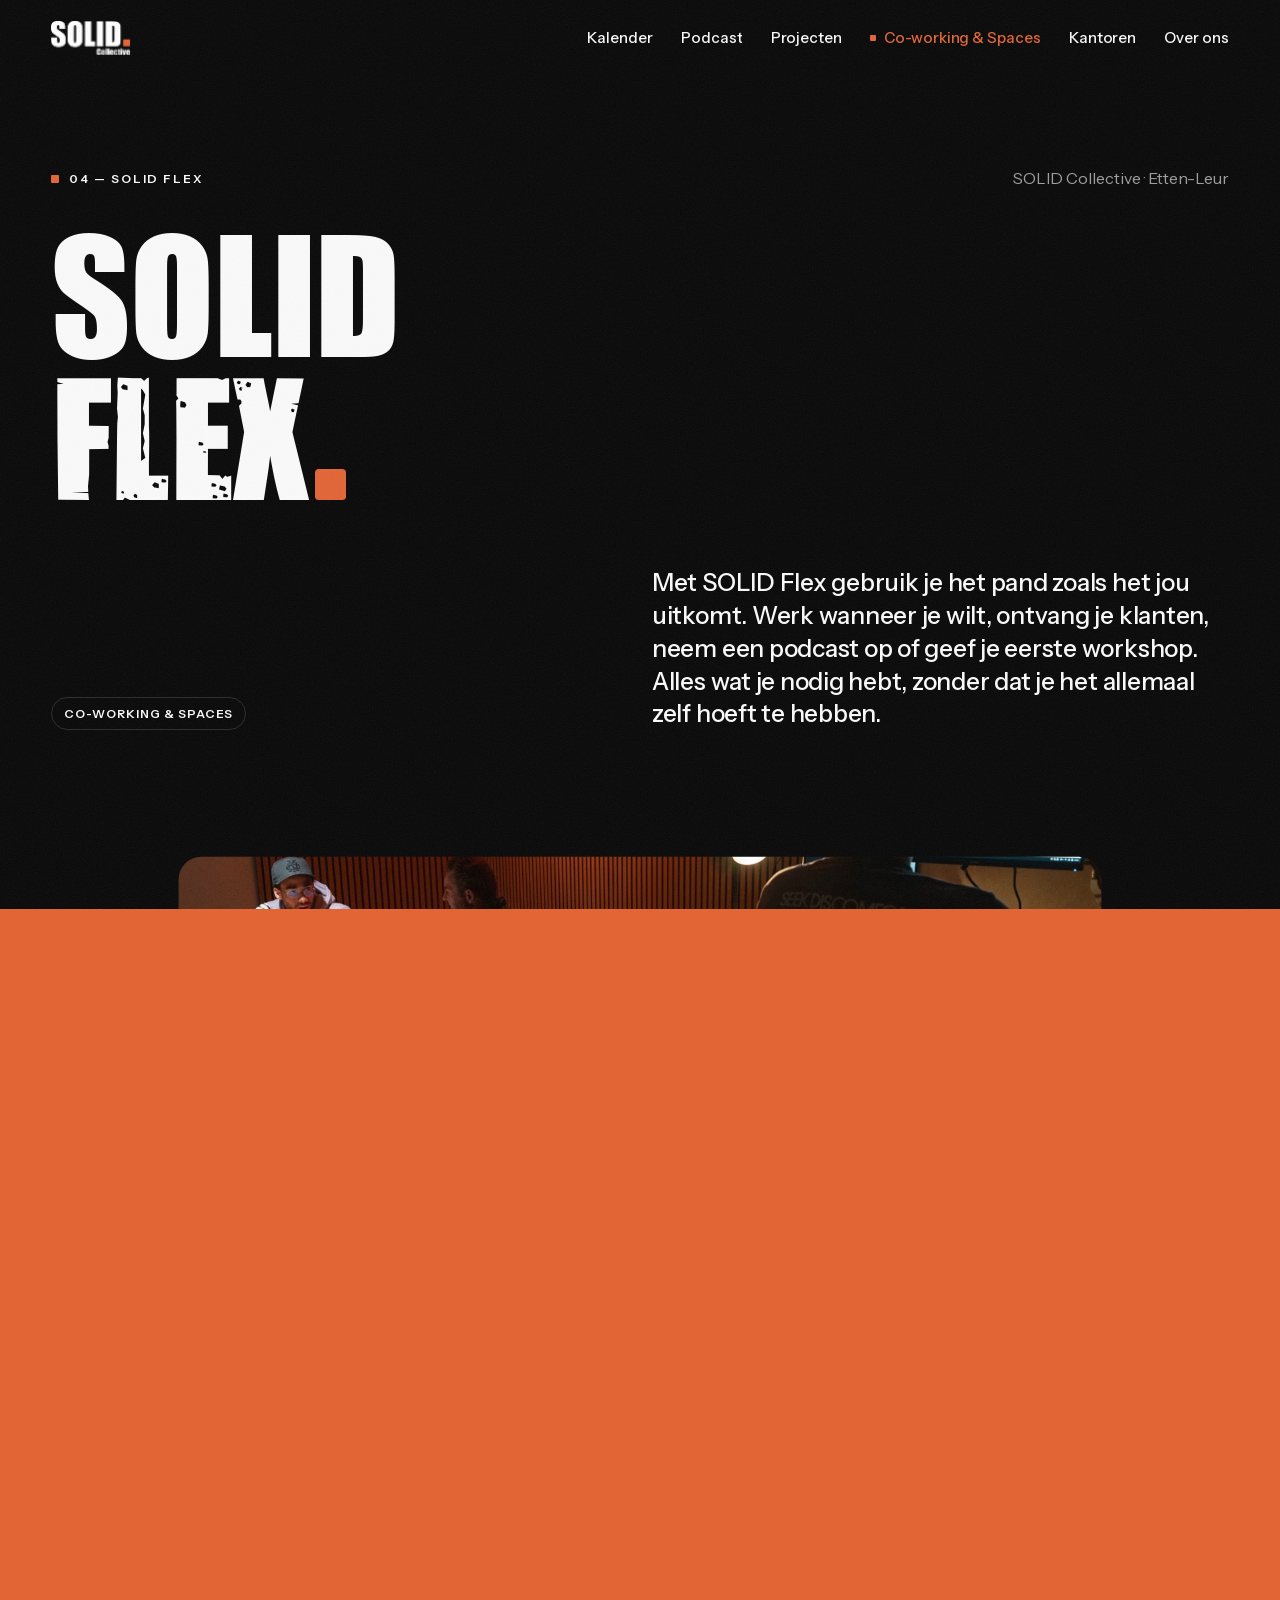
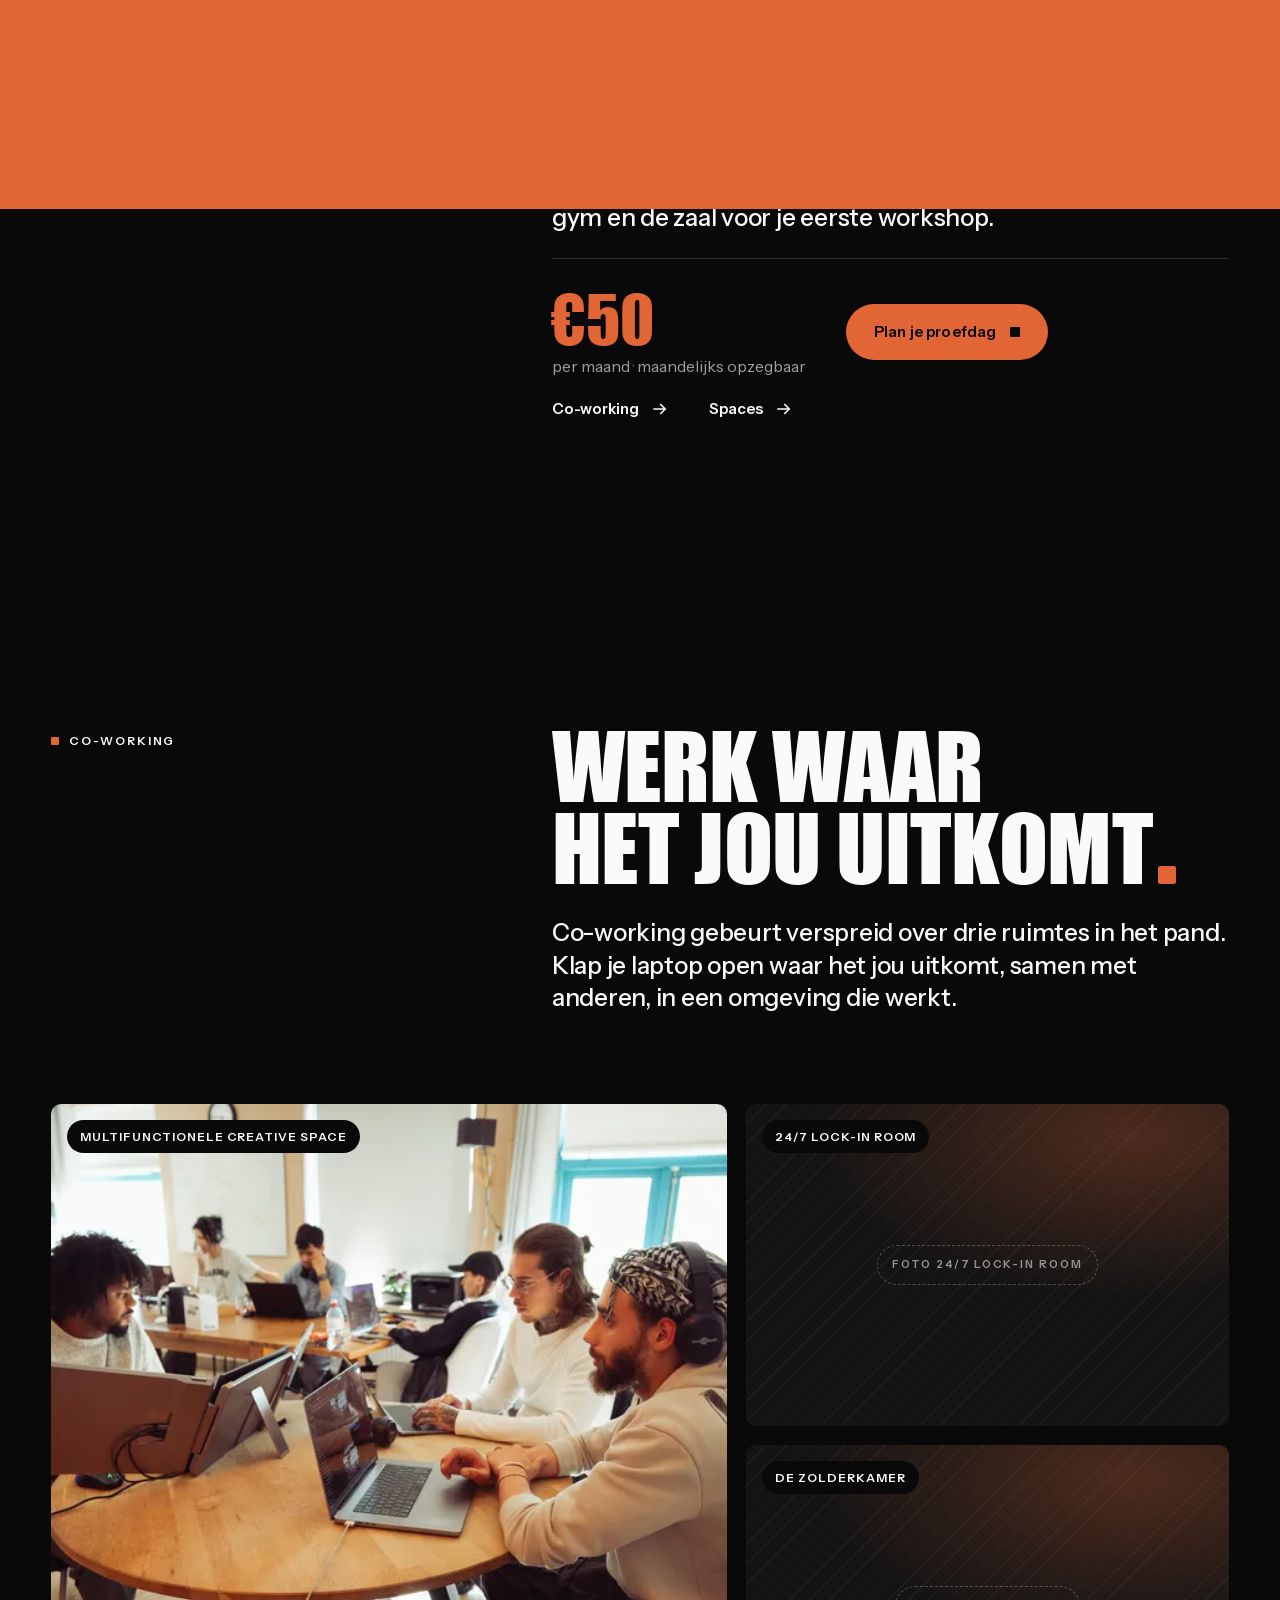
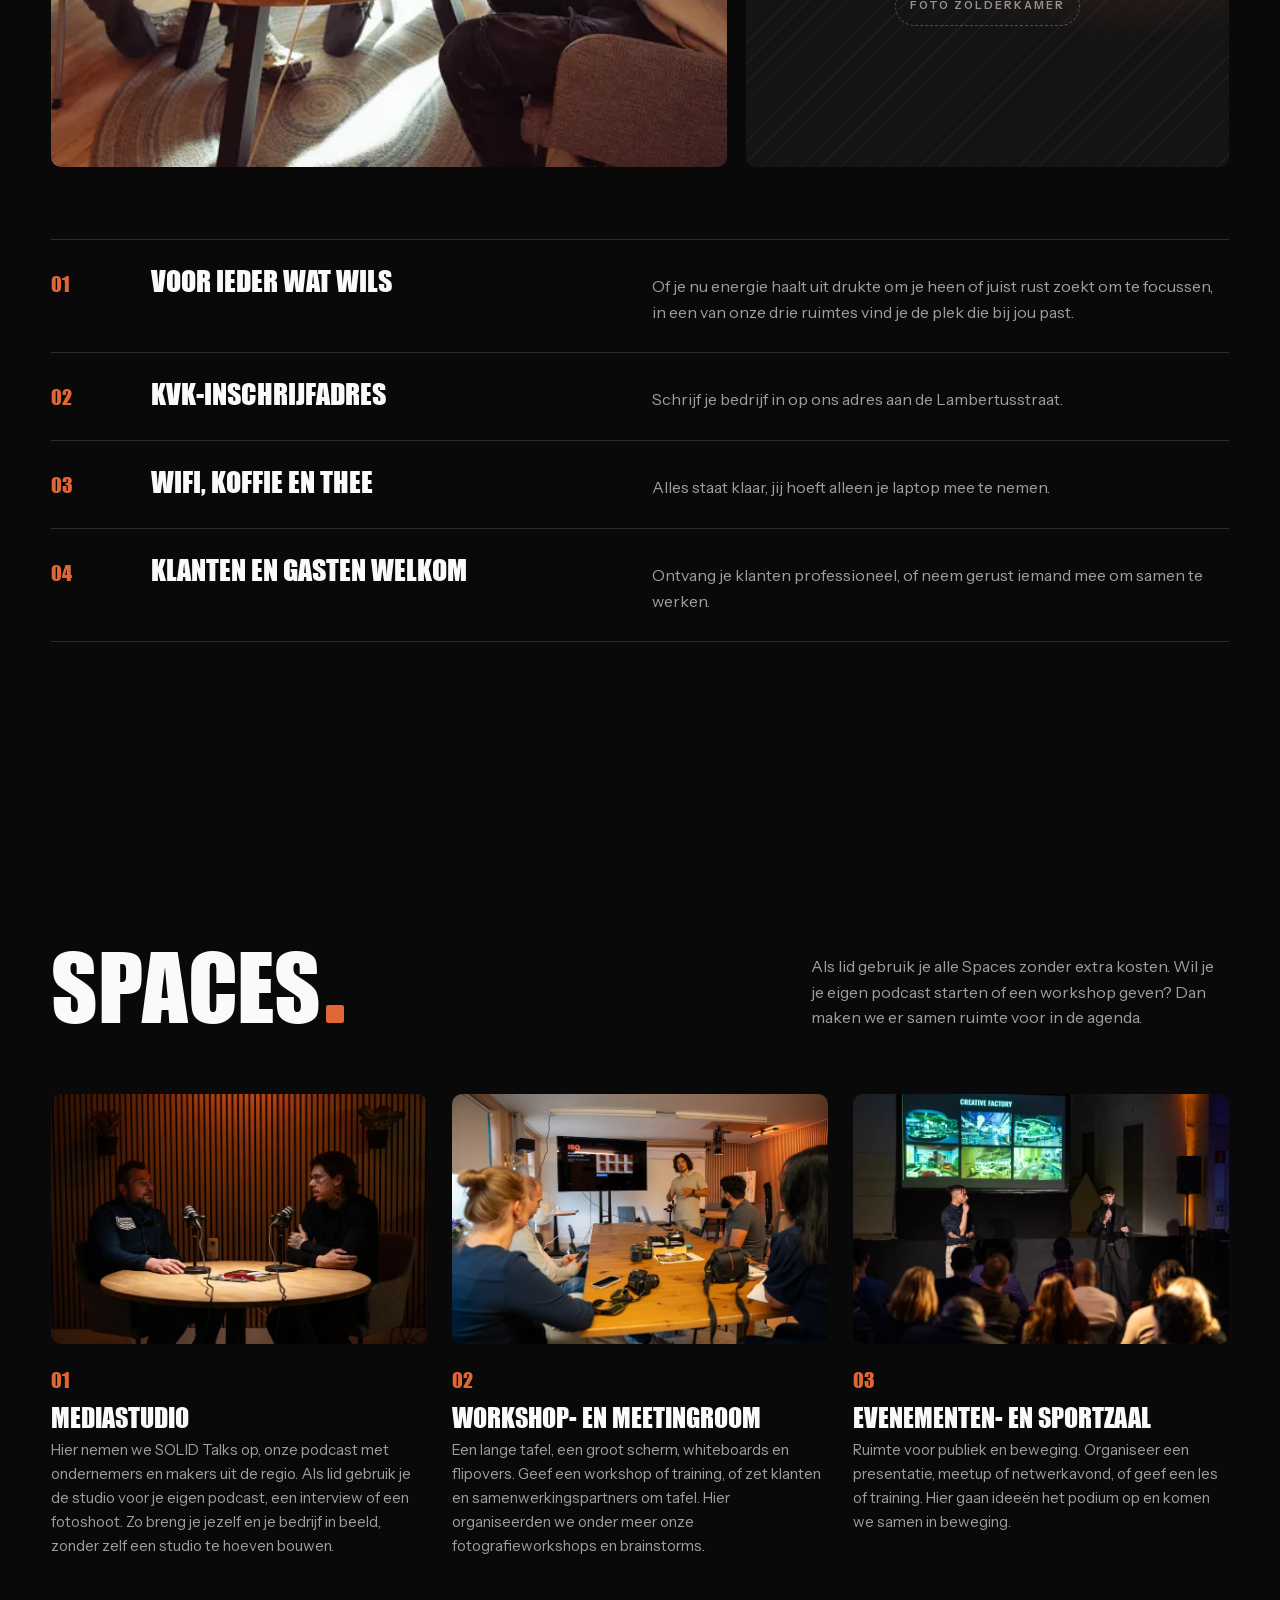
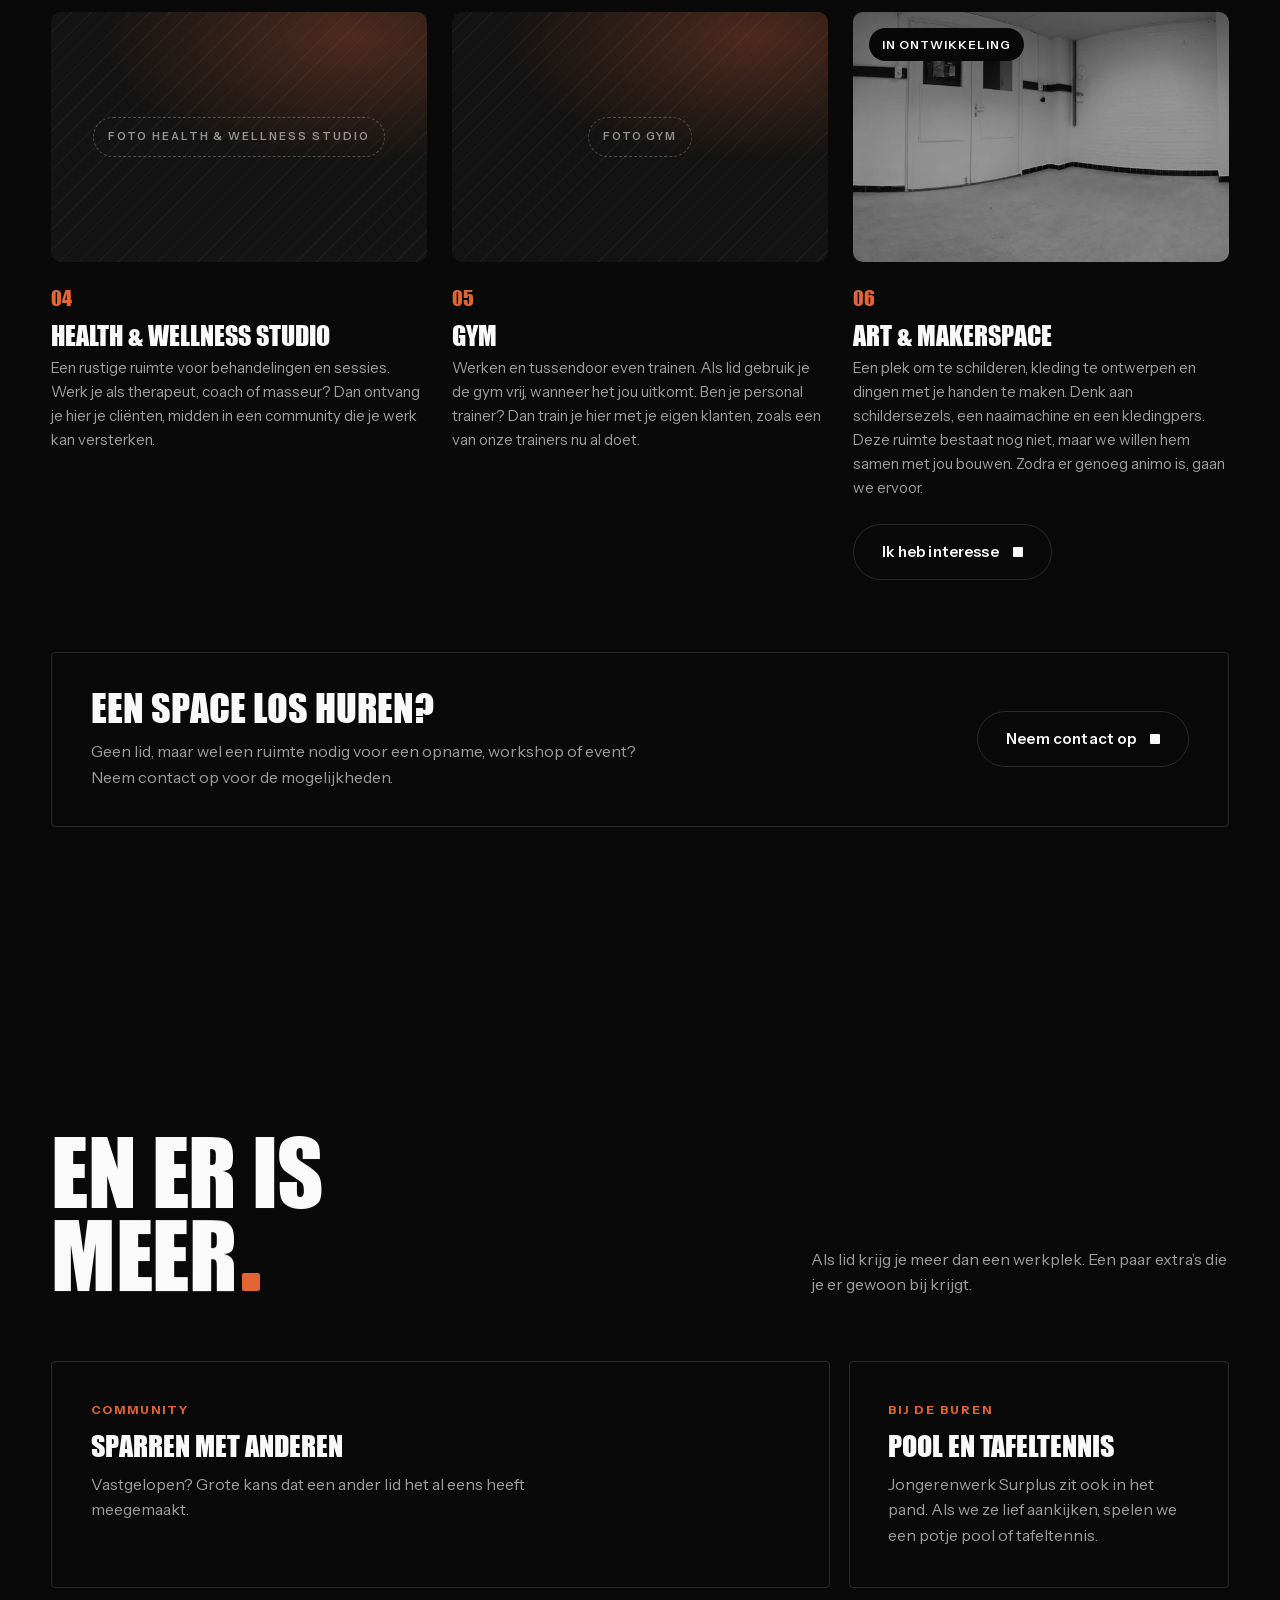
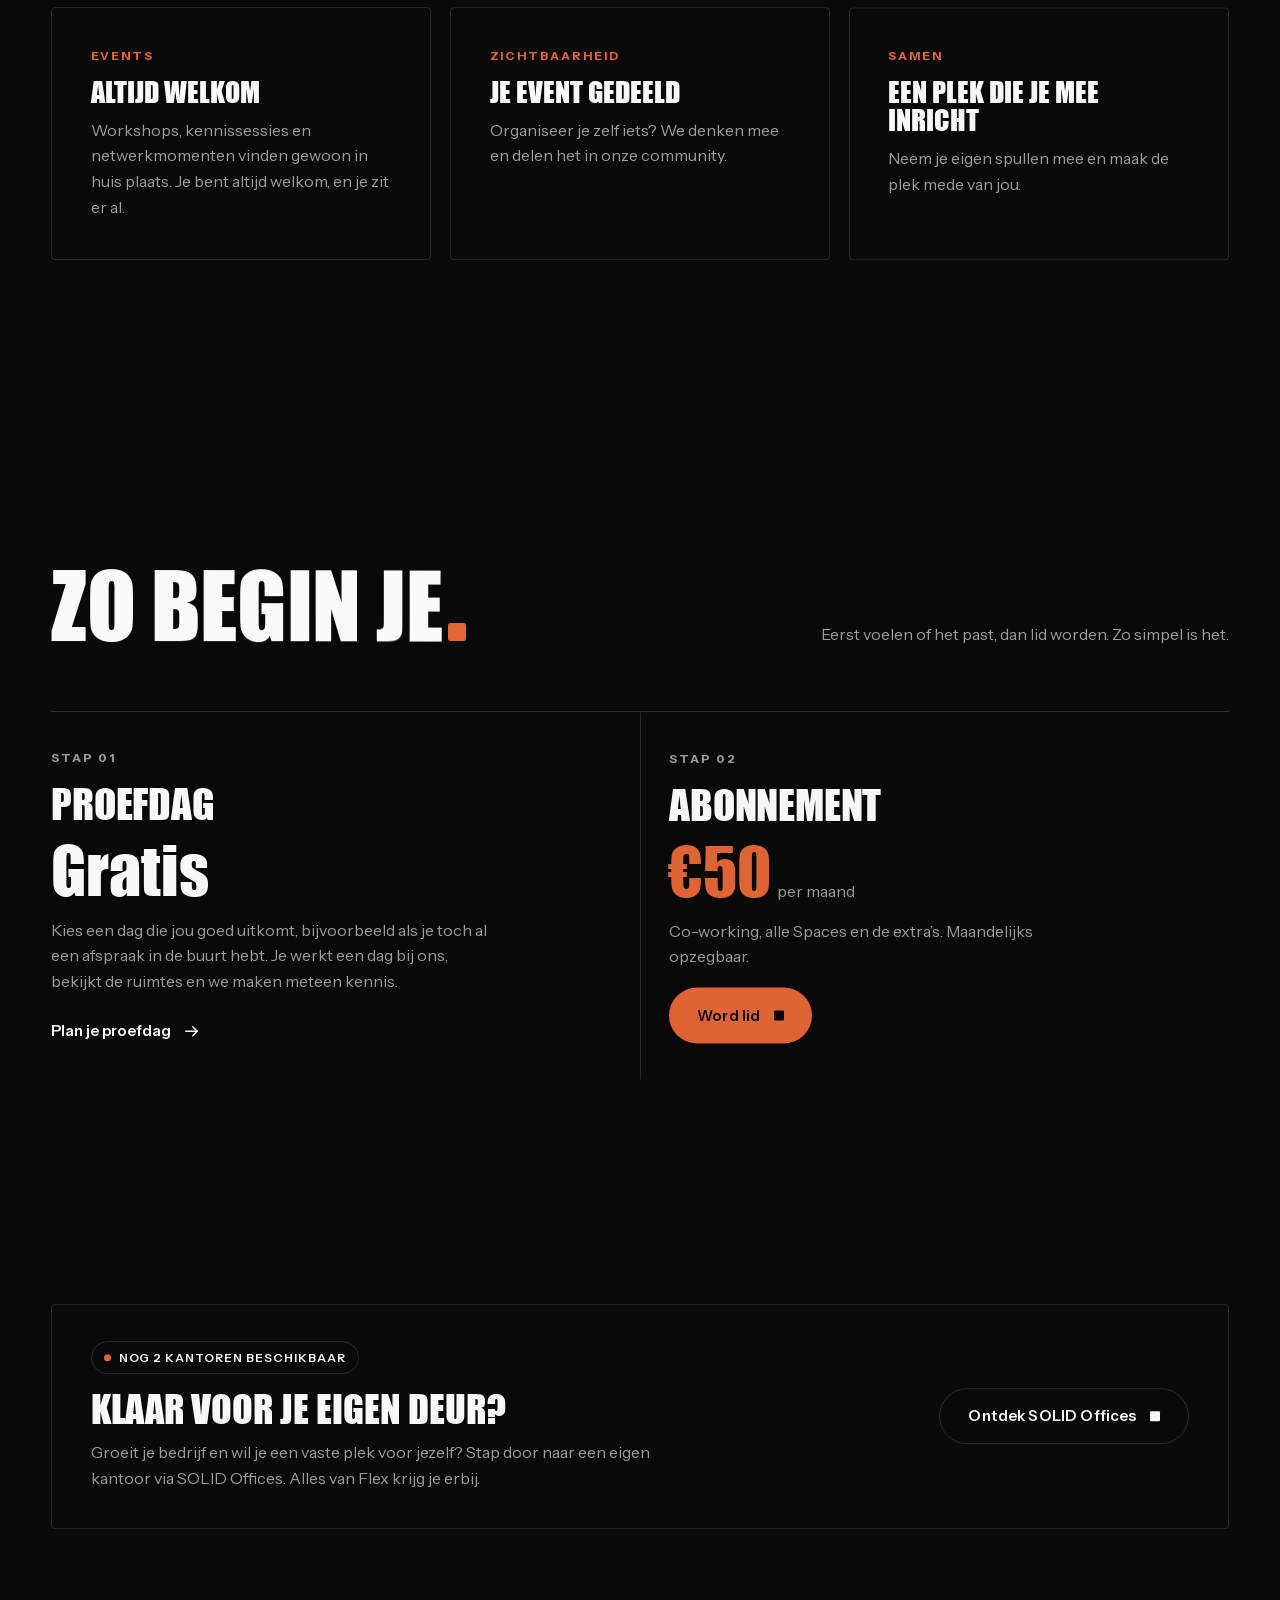
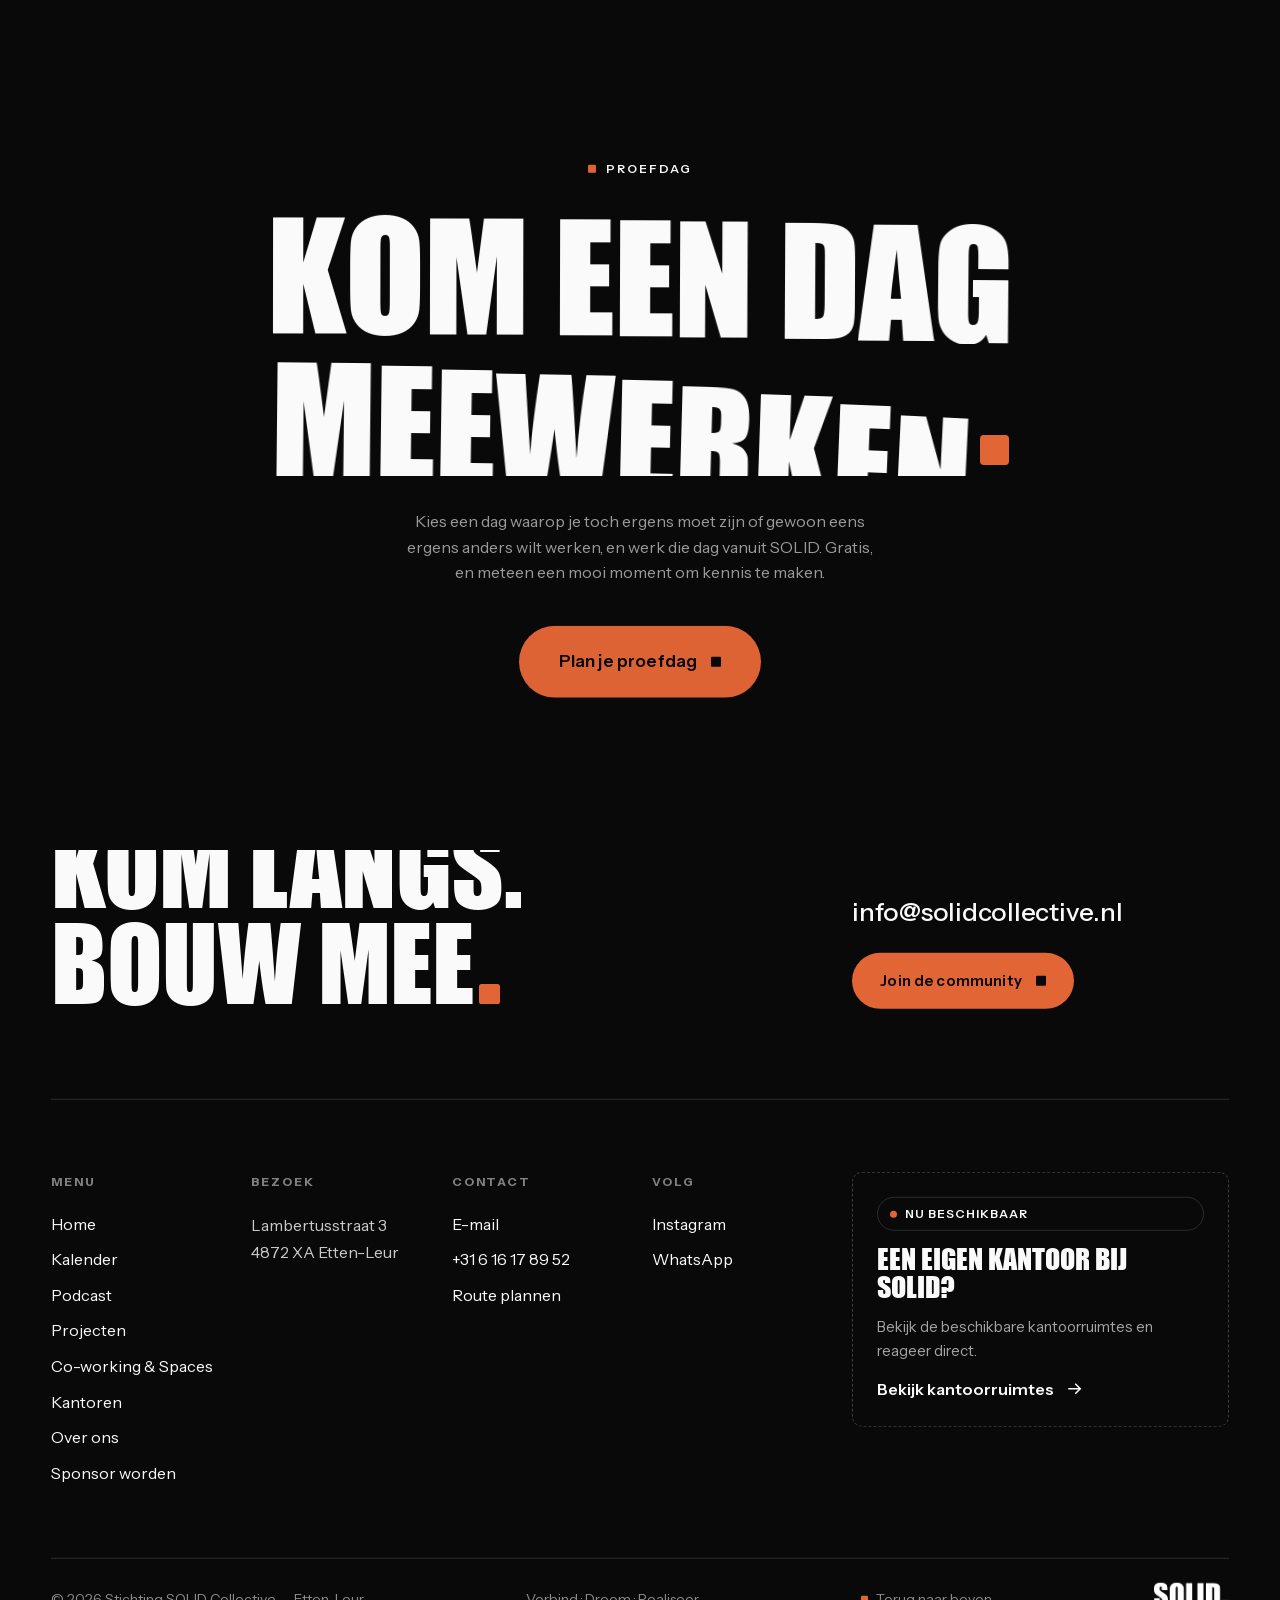
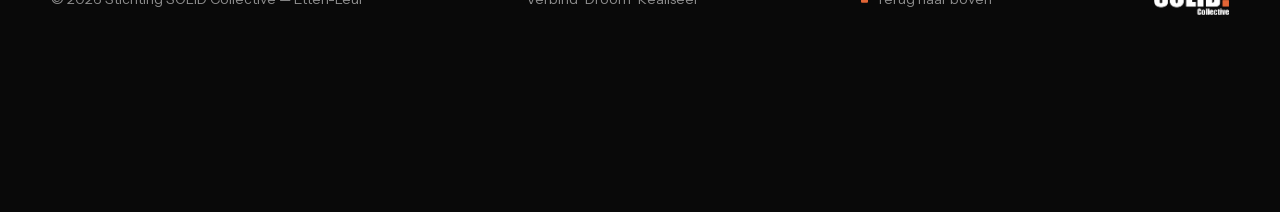
<file: solid-flex.html>
<!DOCTYPE html>
<html lang="nl" data-page="flex">
<head>
<meta charset="UTF-8">
<meta name="viewport" content="width=device-width, initial-scale=1.0">
<title>SOLID Flex — SOLID Collective</title>
<meta name="description" content="SOLID Flex: flexibel werken tussen ondernemers in de co-working space van SOLID Collective in Etten-Leur.">
<meta name="theme-color" content="#090909">
<meta http-equiv="Cache-Control" content="no-cache, no-store, must-revalidate">
<meta http-equiv="Pragma" content="no-cache">
<meta http-equiv="Expires" content="0">
<link rel="icon" type="image/svg+xml" href="images/icons/favicon.svg?v=1">
<link rel="preload" href="fonts/impact.woff2" as="font" type="font/woff2" crossorigin>
<link rel="preload" href="fonts/instrument-sans-var.woff2" as="font" type="font/woff2" crossorigin>
<link rel="stylesheet" href="css/lenis.css">
<link rel="stylesheet" href="css/style.css?v=1">
<script>
  // Startstaat vóór eerste paint: preloader (1e bezoek home) of transitie-doek (na klik)
  (function (h) {
    h.classList.add("js");
    if ("scrollRestoration" in history) history.scrollRestoration = "manual";
    if (window.matchMedia("(prefers-reduced-motion: reduce)").matches) return;
    try {
      if (sessionStorage.getItem("solid-transition") !== null) h.classList.add("is-arriving");
      else if (h.dataset.page === "home" && !sessionStorage.getItem("solid-visited")) h.classList.add("is-loading");
    } catch (e) {}
  })(document.documentElement);
</script>
</head>
<body data-theme="dark">

<a class="skip-link" href="#main">Naar inhoud</a>

<header class="site-header">
  <a class="logo" href="index.html" data-title="Home" aria-label="SOLID Collective — naar home">
    <img class="logo__light" src="images/logos/solid-logo-white.png" alt="" width="1281" height="551">
    <img class="logo__dark" src="images/logos/solid-logo-black.png" alt="" width="1281" height="551">
  </a>
  <nav class="nav" aria-label="Hoofdmenu">
    <ul class="nav__list">
        <li><a class="nav__link" href="kalender.html"><span class="roll"><span data-text="Kalender">Kalender</span></span></a></li>
        <li><a class="nav__link" href="podcast.html"><span class="roll"><span data-text="Podcast">Podcast</span></span></a></li>
        <li><a class="nav__link" href="projecten.html"><span class="roll"><span data-text="Projecten">Projecten</span></span></a></li>
        <li><a class="nav__link" href="solid-flex.html" aria-current="page"><span class="roll"><span data-text="Co-working &amp; Spaces">Co-working &amp; Spaces</span></span></a></li>
        <li><a class="nav__link" href="kantoren.html"><span class="roll"><span data-text="Kantoren">Kantoren</span></span></a></li>
        <li><a class="nav__link" href="achter-de-schermen.html"><span class="roll"><span data-text="Over ons">Over ons</span></span></a></li>
    </ul>
  </nav>
  <button class="menu-btn" type="button" aria-expanded="false" aria-controls="menu">
    <span class="menu-btn__text">Menu</span><span class="menu-btn__icon" aria-hidden="true"></span>
  </button>
</header>

<div class="menu" id="menu" data-lenis-prevent>
  <nav aria-label="Mobiel menu">
    <ul class="menu__list">
      <li class="menu__item"><a class="menu__link" href="index.html" data-title="Home"><sup>00</sup>Home</a></li>
      <li class="menu__item"><a class="menu__link" href="kalender.html"><sup>01</sup>Kalender</a></li>
      <li class="menu__item"><a class="menu__link" href="podcast.html"><sup>02</sup>Podcast</a></li>
      <li class="menu__item"><a class="menu__link" href="projecten.html"><sup>03</sup>Projecten</a></li>
      <li class="menu__item"><a class="menu__link" href="solid-flex.html" aria-current="page"><sup>04</sup>Co-working &amp; Spaces</a></li>
      <li class="menu__item"><a class="menu__link" href="kantoren.html"><sup>05</sup>Kantoren</a></li>
      <li class="menu__item"><a class="menu__link" href="achter-de-schermen.html"><sup>06</sup>Over ons</a></li>
    </ul>
  </nav>
  <div class="menu__foot">
    <a href="mailto:info@solidcollective.nl">info@solidcollective.nl</a>
    <span>Lambertusstraat 3, Etten-Leur</span>
    <a href="https://www.instagram.com/solidcollective.nl" target="_blank" rel="noopener">Instagram</a>
  </div>
</div>
<main id="main">
  <section class="page-hero" data-theme="dark" data-intro>
    <div class="wrap">
      <div class="page-hero__meta">
        <span class="label" data-reveal>04 &mdash; SOLID Flex</span>
        <span class="muted" data-reveal>SOLID Collective &middot; Etten-Leur</span>
      </div>
      <h1 class="display page-hero__title" data-split="chars">SOLID<br><span class="display--grit">Flex</span><span class="dot"></span></h1>
      <div class="page-hero__row">
        <div class="page-hero__side" data-reveal><span class="pill">Co-working &amp; Spaces</span></div>
        <p class="lead" data-reveal>Met SOLID Flex gebruik je het pand zoals het jou uitkomt. Werk wanneer je wilt, ontvang je klanten, neem een podcast op of geef je eerste workshop. Alles wat je nodig hebt, zonder dat je het allemaal zelf hoeft te hebben.</p>
      </div>
      <div class="media page-hero__media" data-parallax data-clip>
        <img src="images/hero/flex-mediastudio-2048.webp" srcset="images/hero/flex-mediastudio-1200.webp 1200w, images/hero/flex-mediastudio-2048.webp 2048w" sizes="100vw" width="2048" height="1365" alt="Een podcastopname aan tafel in de mediastudio, terwijl iemand anders aan het bureau werkt" style="object-position:50% 55%">
      </div>
    </div>
  </section>

  <section class="section" id="abonnement" data-theme="light">
    <div class="wrap split">
      <div class="split__aside"><span class="label" data-reveal>Het Flex-abonnement</span></div>
      <div class="split__main">
        <h2 class="display display--h2" data-split="chars">E&eacute;n abonnement.<br>Het hele pand<span class="dot"></span></h2>
        <p class="lead" data-reveal>Met het Flex-abonnement werk je in onze co-workingruimtes en gebruik je alle Spaces zonder extra kosten. Van je dagelijkse werkplek tot de mediastudio, de gym en de zaal voor je eerste workshop.</p>
        <div class="membership" data-reveal>
          <div class="membership__price">&euro;50<small>per maand &middot; maandelijks opzegbaar</small></div>
          <a class="btn btn--primary" href="mailto:info@solidcollective.nl?subject=Proefdag%20SOLID%20Flex" data-magnetic><span class="roll"><span data-text="Plan je proefdag">Plan je proefdag</span></span><span class="btn__icon" aria-hidden="true"></span></a>
        </div>
        <div class="membership__parts" data-reveal>
          <a class="arrow-link" href="#coworking">Co-working <svg viewBox="0 0 24 24" fill="none" aria-hidden="true"><path d="M4 12h15m0 0-6-6m6 6-6 6" stroke="currentColor" stroke-width="2" stroke-linecap="square"/></svg></a>
          <a class="arrow-link" href="#spaces">Spaces <svg viewBox="0 0 24 24" fill="none" aria-hidden="true"><path d="M4 12h15m0 0-6-6m6 6-6 6" stroke="currentColor" stroke-width="2" stroke-linecap="square"/></svg></a>
        </div>
      </div>
    </div>
  </section>

  <section class="section" id="coworking" data-theme="dark">
    <div class="wrap split">
      <div class="split__aside"><span class="label" data-reveal>Co-working</span></div>
      <div class="split__main">
        <h2 class="display display--h2" data-split="chars">Werk waar<br>het jou uitkomt<span class="dot"></span></h2>
        <p class="lead" data-reveal>Co-working gebeurt verspreid over drie ruimtes in het pand. Klap je laptop open waar het jou uitkomt, samen met anderen, in een omgeving die werkt.</p>
      </div>
    </div>
    <!-- CO-WORKING — foto 2 en 3 zijn nog placeholders -->
    <div class="wrap gallery" style="margin-top:clamp(64px,10vh,120px)">
      <div class="media gallery__main" data-reveal><img src="images/coworking/coworking-groot-1200.webp" srcset="images/coworking/coworking-groot-800.webp 800w, images/coworking/coworking-groot-1200.webp 1200w" sizes="(max-width: 900px) 100vw, 58vw" width="1200" height="800" alt="Mensen werken samen op hun laptop aan ronde tafels in de multifunctionele creative space" loading="lazy"><span class="pill space__badge">Multifunctionele creative space</span></div>
      <div class="media" data-reveal="0.1"><div class="ph" data-label="Foto 24/7 lock-in room"></div><span class="pill space__badge">24/7 lock-in room</span></div>
      <div class="media" data-reveal="0.2"><div class="ph" data-label="Foto zolderkamer"></div><span class="pill space__badge">De zolderkamer</span></div>
    </div>
    <div class="wrap" style="margin-top:clamp(48px,8vh,96px)">
      <ul class="perks">
        <li class="perks__item" data-reveal><span class="perks__num">01</span><h3 class="perks__title">Voor ieder wat wils</h3><p>Of je nu energie haalt uit drukte om je heen of juist rust zoekt om te focussen, in een van onze drie ruimtes vind je de plek die bij jou past.</p></li>
        <li class="perks__item" data-reveal><span class="perks__num">02</span><h3 class="perks__title">KvK-inschrijfadres</h3><p>Schrijf je bedrijf in op ons adres aan de Lambertusstraat.</p></li>
        <li class="perks__item" data-reveal><span class="perks__num">03</span><h3 class="perks__title">Wifi, koffie en thee</h3><p>Alles staat klaar, jij hoeft alleen je laptop mee te nemen.</p></li>
        <li class="perks__item" data-reveal><span class="perks__num">04</span><h3 class="perks__title">Klanten en gasten welkom</h3><p>Ontvang je klanten professioneel, of neem gerust iemand mee om samen te werken.</p></li>
      </ul>
    </div>
  </section>

  <section class="section" id="spaces" data-theme="light">
    <div class="wrap">
      <div class="section-head">
        <h2 class="display display--h2" data-split="chars">Spaces<span class="dot"></span></h2>
        <p data-reveal>Als lid gebruik je alle Spaces zonder extra kosten. Wil je je eigen podcast starten of een workshop geven? Dan maken we er samen ruimte voor in de agenda.</p>
      </div>
      <!-- SPACES — Health & Wellness Studio en Gym hebben nog een placeholder-foto -->
      <div class="spaces">
        <article class="space" data-reveal>
          <div class="media"><img src="images/spaces/mediastudio-1200.webp" srcset="images/spaces/mediastudio-800.webp 800w, images/spaces/mediastudio-1200.webp 1200w" sizes="(max-width: 560px) 100vw, (max-width: 900px) 50vw, 33vw" width="1200" height="800" alt="Twee mensen in gesprek aan tafel met podcastmicrofoons in de mediastudio" loading="lazy" style="object-position:50% 45%"></div>
          <span class="space__num">01</span>
          <h3>Mediastudio</h3>
          <p>Hier nemen we SOLID Talks op, onze podcast met ondernemers en makers uit de regio. Als lid gebruik je de studio voor je eigen podcast, een interview of een fotoshoot. Zo breng je jezelf en je bedrijf in beeld, zonder zelf een studio te hoeven bouwen.</p>
        </article>
        <article class="space" data-reveal="0.1">
          <div class="media"><img src="images/spaces/meetingroom-1200.webp" srcset="images/spaces/meetingroom-800.webp 800w, images/spaces/meetingroom-1200.webp 1200w" sizes="(max-width: 560px) 100vw, (max-width: 900px) 50vw, 33vw" width="1200" height="800" alt="Een fotografieworkshop aan de lange tafel in de workshop- en meetingroom" loading="lazy" style="object-position:50% 50%"></div>
          <span class="space__num">02</span>
          <h3>Workshop- en meetingroom</h3>
          <p>Een lange tafel, een groot scherm, whiteboards en flipovers. Geef een workshop of training, of zet klanten en samenwerkingspartners om tafel. Hier organiseerden we onder meer onze fotografieworkshops en brainstorms.</p>
        </article>
        <article class="space" data-reveal="0.2">
          <div class="media"><img src="images/spaces/zaal-1200.webp" srcset="images/spaces/zaal-800.webp 800w, images/spaces/zaal-1200.webp 1200w" sizes="(max-width: 560px) 100vw, (max-width: 900px) 50vw, 33vw" width="1200" height="800" alt="Twee sprekers presenteren voor publiek in de evenementenzaal" loading="lazy" style="object-position:50% 40%"></div>
          <span class="space__num">03</span>
          <h3>Evenementen- en sportzaal</h3>
          <p>Ruimte voor publiek en beweging. Organiseer een presentatie, meetup of netwerkavond, of geef een les of training. Hier gaan idee&euml;n het podium op en komen we samen in beweging.</p>
        </article>
        <article class="space" data-reveal>
          <div class="media"><div class="ph" data-label="Foto Health &amp; Wellness Studio"></div></div>
          <span class="space__num">04</span>
          <h3>Health &amp; Wellness Studio</h3>
          <p>Een rustige ruimte voor behandelingen en sessies. Werk je als therapeut, coach of masseur? Dan ontvang je hier je cli&euml;nten, midden in een community die je werk kan versterken.</p>
        </article>
        <article class="space" data-reveal="0.1">
          <div class="media"><div class="ph" data-label="Foto gym"></div></div>
          <span class="space__num">05</span>
          <h3>Gym</h3>
          <p>Werken en tussendoor even trainen. Als lid gebruik je de gym vrij, wanneer het jou uitkomt. Ben je personal trainer? Dan train je hier met je eigen klanten, zoals een van onze trainers nu al doet.</p>
        </article>
        <article class="space space--soon" data-reveal="0.2">
          <div class="media"><img src="images/spaces/makerspace-1200.webp" srcset="images/spaces/makerspace-800.webp 800w, images/spaces/makerspace-1200.webp 1200w" sizes="(max-width: 560px) 100vw, (max-width: 900px) 50vw, 33vw" width="1200" height="594" alt="De lege ruimte waar de Art &amp; Makerspace moet komen" loading="lazy" style="object-position:50% 60%"><span class="pill space__badge">In ontwikkeling</span></div>
          <span class="space__num">06</span>
          <h3>Art &amp; Makerspace</h3>
          <p>Een plek om te schilderen, kleding te ontwerpen en dingen met je handen te maken. Denk aan schildersezels, een naaimachine en een kledingpers. Deze ruimte bestaat nog niet, maar we willen hem samen met jou bouwen. Zodra er genoeg animo is, gaan we ervoor.</p>
          <a class="btn btn--ghost" href="mailto:info@solidcollective.nl?subject=Interesse%20Art%20%26%20Makerspace" data-magnetic><span class="roll"><span data-text="Ik heb interesse">Ik heb interesse</span></span><span class="btn__icon" aria-hidden="true"></span></a>
        </article>
      </div>
      <div class="callout" data-reveal>
        <div class="callout__text">
          <h3 class="callout__title">Een Space los huren?</h3>
          <p>Geen lid, maar wel een ruimte nodig voor een opname, workshop of event? Neem contact op voor de mogelijkheden.</p>
        </div>
        <a class="btn btn--ghost" href="mailto:info@solidcollective.nl?subject=Space%20los%20huren" data-magnetic><span class="roll"><span data-text="Neem contact op">Neem contact op</span></span><span class="btn__icon" aria-hidden="true"></span></a>
      </div>
    </div>
  </section>

  <section class="section" id="bonus" data-theme="dark">
    <div class="wrap">
      <div class="section-head">
        <h2 class="display display--h2" data-split="chars">En er is<br>meer<span class="dot"></span></h2>
        <p data-reveal>Als lid krijg je meer dan een werkplek. Een paar extra&rsquo;s die je er gewoon bij krijgt.</p>
      </div>
      <div class="bonus">
        <article class="bonus__item bonus__item--wide" data-reveal><span class="bonus__tag">Community</span><h3>Sparren met anderen</h3><p>Vastgelopen? Grote kans dat een ander lid het al eens heeft meegemaakt.</p></article>
        <article class="bonus__item" data-reveal="0.1"><span class="bonus__tag">Bij de buren</span><h3>Pool en tafeltennis</h3><p>Jongerenwerk Surplus zit ook in het pand. Als we ze lief aankijken, spelen we een potje pool of tafeltennis.</p></article>
        <article class="bonus__item" data-reveal><span class="bonus__tag">Events</span><h3>Altijd welkom</h3><p>Workshops, kennissessies en netwerkmomenten vinden gewoon in huis plaats. Je bent altijd welkom, en je zit er al.</p></article>
        <article class="bonus__item" data-reveal="0.1"><span class="bonus__tag">Zichtbaarheid</span><h3>Je event gedeeld</h3><p>Organiseer je zelf iets? We denken mee en delen het in onze community.</p></article>
        <article class="bonus__item" data-reveal="0.2"><span class="bonus__tag">Samen</span><h3>Een plek die je mee inricht</h3><p>Neem je eigen spullen mee en maak de plek mede van jou.</p></article>
      </div>
    </div>
  </section>

  <section class="section" id="lid-worden" data-theme="light">
    <div class="wrap">
      <div class="section-head">
        <h2 class="display display--h2" data-split="chars">Zo begin je<span class="dot"></span></h2>
        <p data-reveal>Eerst voelen of het past, dan lid worden. Zo simpel is het.</p>
      </div>
      <!-- PRIJZEN — nog checken met de boekhouder: incl. of excl. btw -->
      <div class="pricing pricing--duo">
        <div class="plan" data-reveal><span class="plan__num">Stap 01</span><h3 class="display display--h3">Proefdag</h3><div class="plan__price">Gratis</div><p>Kies een dag die jou goed uitkomt, bijvoorbeeld als je toch al een afspraak in de buurt hebt. Je werkt een dag bij ons, bekijkt de ruimtes en we maken meteen kennis.</p><a class="arrow-link" href="mailto:info@solidcollective.nl?subject=Proefdag%20SOLID%20Flex">Plan je proefdag <svg viewBox="0 0 24 24" fill="none" aria-hidden="true"><path d="M4 12h15m0 0-6-6m6 6-6 6" stroke="currentColor" stroke-width="2" stroke-linecap="square"/></svg></a></div>
        <div class="plan plan--featured" data-reveal="0.1"><span class="plan__num">Stap 02</span><h3 class="display display--h3">Abonnement</h3><div class="plan__price">&euro;50<small>per maand</small></div><p>Co-working, alle Spaces en de extra&rsquo;s. Maandelijks opzegbaar.</p><a class="btn btn--primary" href="mailto:info@solidcollective.nl?subject=Lid%20worden%20SOLID%20Flex" data-magnetic><span class="roll"><span data-text="Word lid">Word lid</span></span><span class="btn__icon" aria-hidden="true"></span></a></div>
      </div>
    </div>
  </section>

  <section class="section section--tight" id="offices" data-theme="dark">
    <div class="wrap">
      <div class="callout" data-reveal>
        <div class="callout__text">
          <span class="pill pill--live">Nog 2 kantoren beschikbaar</span>
          <h3 class="callout__title">Klaar voor je eigen deur?</h3>
          <p>Groeit je bedrijf en wil je een vaste plek voor jezelf? Stap door naar een eigen kantoor via SOLID Offices. Alles van Flex krijg je erbij.</p>
        </div>
        <a class="btn btn--ghost" href="kantoren.html" data-magnetic><span class="roll"><span data-text="Ontdek SOLID Offices">Ontdek SOLID Offices</span></span><span class="btn__icon" aria-hidden="true"></span></a>
      </div>
    </div>
  </section>

  <section class="section community" data-theme="orange">
    <div class="wrap">
      <span class="label" data-reveal>Proefdag</span>
      <h2 class="display community__title" data-split="chars" style="margin-top:32px">Kom een dag<br>meewerken<span class="dot"></span></h2>
      <p data-reveal>Kies een dag waarop je toch ergens moet zijn of gewoon eens ergens anders wilt werken, en werk die dag vanuit SOLID. Gratis, en meteen een mooi moment om kennis te maken.</p>
      <a class="btn btn--primary btn--xl" href="mailto:info@solidcollective.nl?subject=Proefdag%20SOLID%20Flex" data-magnetic data-reveal><span class="roll"><span data-text="Plan je proefdag">Plan je proefdag</span></span><span class="btn__icon" aria-hidden="true"></span></a>
    </div>
  </section>
</main>

<footer class="footer" id="contact" data-footer>
  <div class="footer__inner">
    <div class="wrap">

      <div class="footer__cta">
        <h2 class="display" data-split="lines">Kom langs.<br>Bouw mee<span class="dot"></span></h2>
        <div class="footer__cta-side">
          <a class="footer__mail underline-link" href="mailto:info@solidcollective.nl">info@solidcollective.nl</a>
          <div><a class="btn btn--primary" href="https://chat.whatsapp.com/D6rDccdxVZB2Y5k4qvl4P9" target="_blank" rel="noopener" data-magnetic><span class="roll"><span data-text="Join de community">Join de community</span></span><span class="btn__icon" aria-hidden="true"></span></a></div>
        </div>
      </div>

      <div class="footer__grid">
        <div class="footer__col">
          <h2>Menu</h2>
          <ul>
          <li><a class="underline-link" href="index.html" data-title="Home">Home</a></li>
          <li><a class="underline-link" href="kalender.html">Kalender</a></li>
          <li><a class="underline-link" href="podcast.html">Podcast</a></li>
          <li><a class="underline-link" href="projecten.html">Projecten</a></li>
          <li><a class="underline-link" href="solid-flex.html">Co-working &amp; Spaces</a></li>
          <li><a class="underline-link" href="kantoren.html">Kantoren</a></li>
          <li><a class="underline-link" href="achter-de-schermen.html">Over ons</a></li>
          <li><a class="underline-link" href="sponsoren.html">Sponsor worden</a></li>
          </ul>
        </div>
        <div class="footer__col">
          <h2>Bezoek</h2>
          <address>Lambertusstraat 3<br>4872 XA Etten-Leur</address>
        </div>
        <div class="footer__col">
          <h2>Contact</h2>
          <ul>
            <li><a class="underline-link" href="mailto:info@solidcollective.nl">E-mail</a></li>
            <li><a class="underline-link" href="tel:+31616178952">+31 6 16 17 89 52</a></li>
            <li><a class="underline-link" href="https://www.google.com/maps/dir/?api=1&destination=Lambertusstraat+3,+4872+XA+Etten-Leur" target="_blank" rel="noopener">Route plannen</a></li>
          </ul>
        </div>
        <div class="footer__col">
          <h2>Volg</h2>
          <ul>
            <li><a class="underline-link" href="https://www.instagram.com/solidcollective.nl" target="_blank" rel="noopener">Instagram</a></li>
            <li><a class="underline-link" href="https://chat.whatsapp.com/D6rDccdxVZB2Y5k4qvl4P9" target="_blank" rel="noopener">WhatsApp</a></li>
          </ul>
        </div>
        <div class="footer__col footer__col--wide">
          <!-- SLOT: inschrijfformulier kantoorruimtes komt hier -->
          <div class="footer__slot" data-slot="inschrijfformulier-kantoorruimtes">
            <span class="pill pill--live">Nu beschikbaar</span>
            <h3>Een eigen kantoor bij SOLID?</h3>
            <p>Bekijk de beschikbare kantoorruimtes en reageer direct.</p>
            <a class="arrow-link" href="kantoren.html" data-title="Kantoren">Bekijk kantoorruimtes <svg viewBox="0 0 24 24" fill="none" aria-hidden="true"><path d="M4 12h15m0 0-6-6m6 6-6 6" stroke="currentColor" stroke-width="2" stroke-linecap="square"/></svg></a>
          </div>
        </div>
      </div>
    </div>

    <div class="wrap">
      <div class="footer__legal">
        <span>&copy; 2026 Stichting SOLID Collective &mdash; Etten-Leur</span>
        <span>Verbind &middot; Droom &middot; Realiseer</span>
        <a class="to-top" href="#">Terug naar boven</a>
        <a class="footer__logo" href="index.html" data-title="Home" aria-label="SOLID Collective — naar home">
          <img src="images/logos/solid-logo-white.png" alt="" width="1281" height="551">
        </a>
      </div>
    </div>
  </div>
</footer>

<div class="page-transition" aria-hidden="true"><div class="page-transition__title"></div></div>
<div class="grain" aria-hidden="true"></div>

<script src="js/vendor/gsap.min.js"></script>
<script src="js/vendor/ScrollTrigger.min.js"></script>
<script src="js/vendor/SplitText.min.js"></script>
<script src="js/vendor/lenis.min.js"></script>
<script src="js/config.js?v=1"></script>
<script src="js/lenis-init.js?v=1"></script>
<script src="js/main.js?v=1"></script>
</body>
</html>
</file>
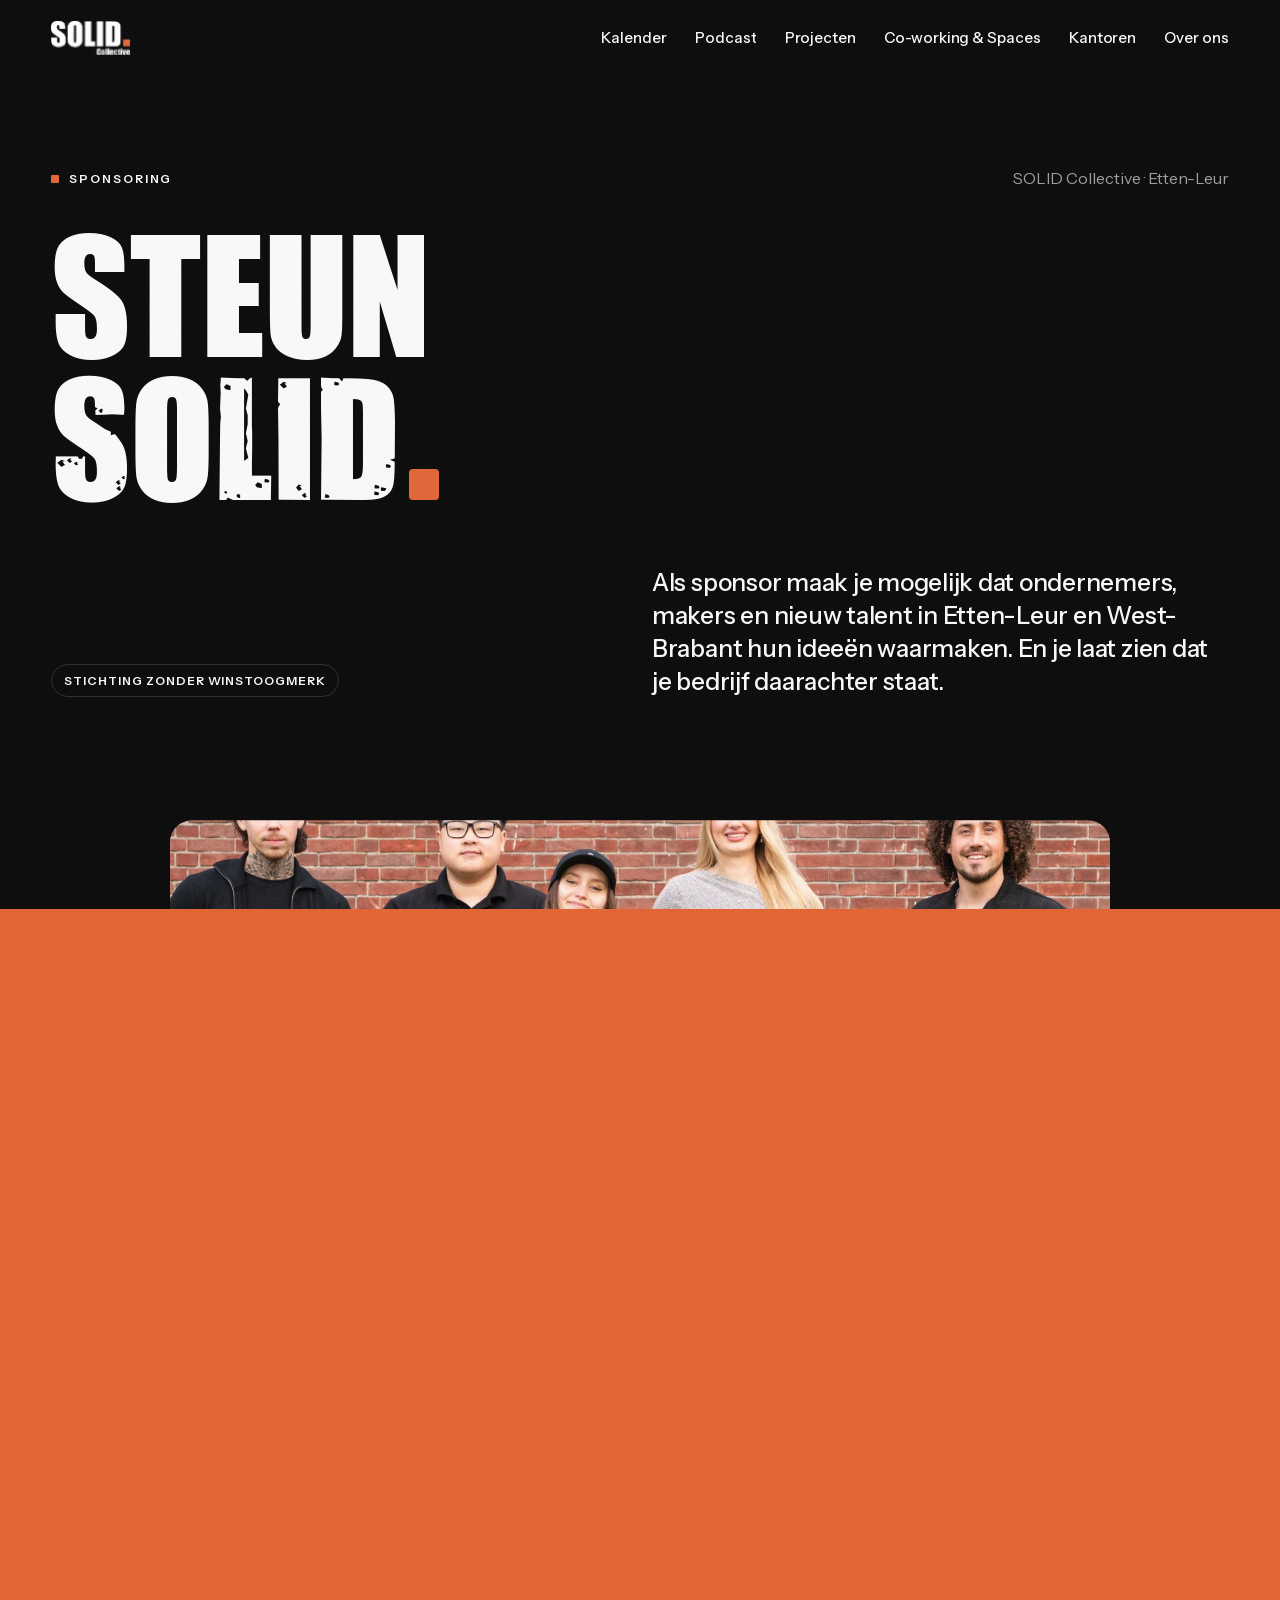
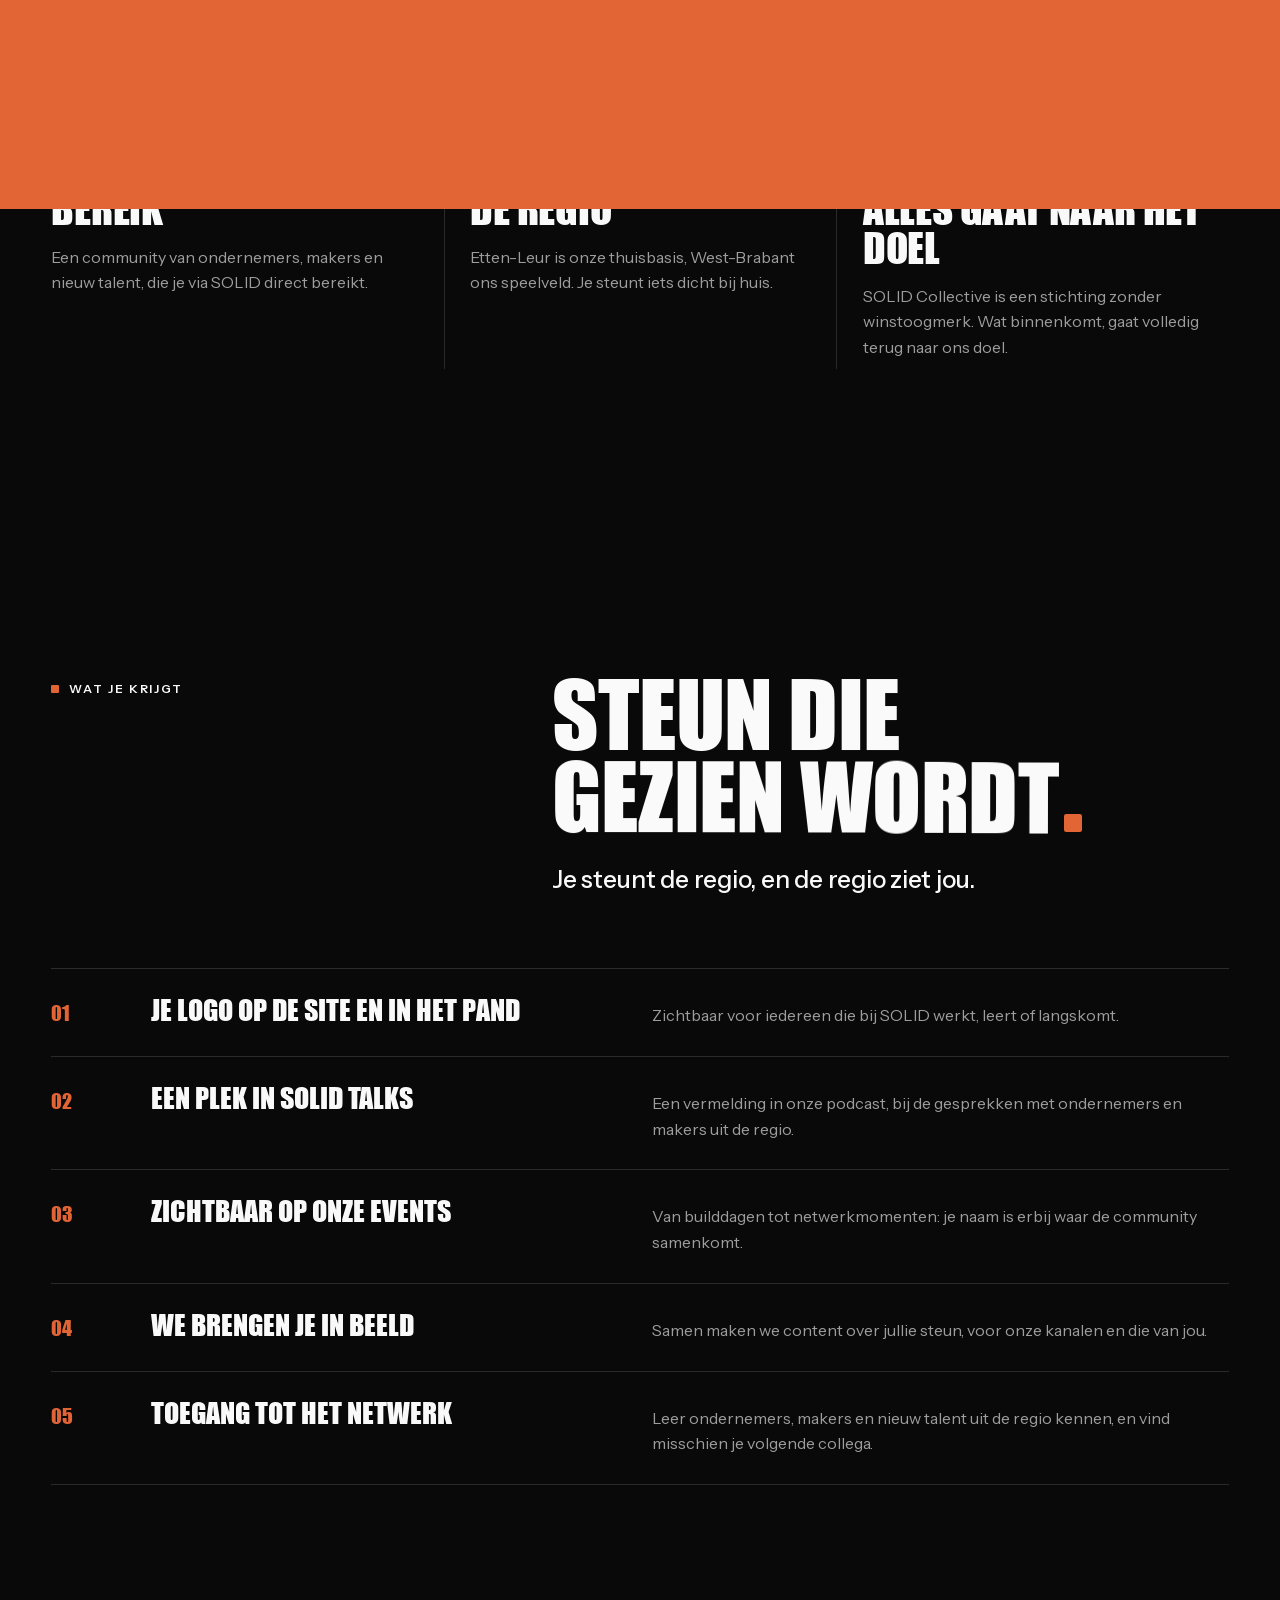
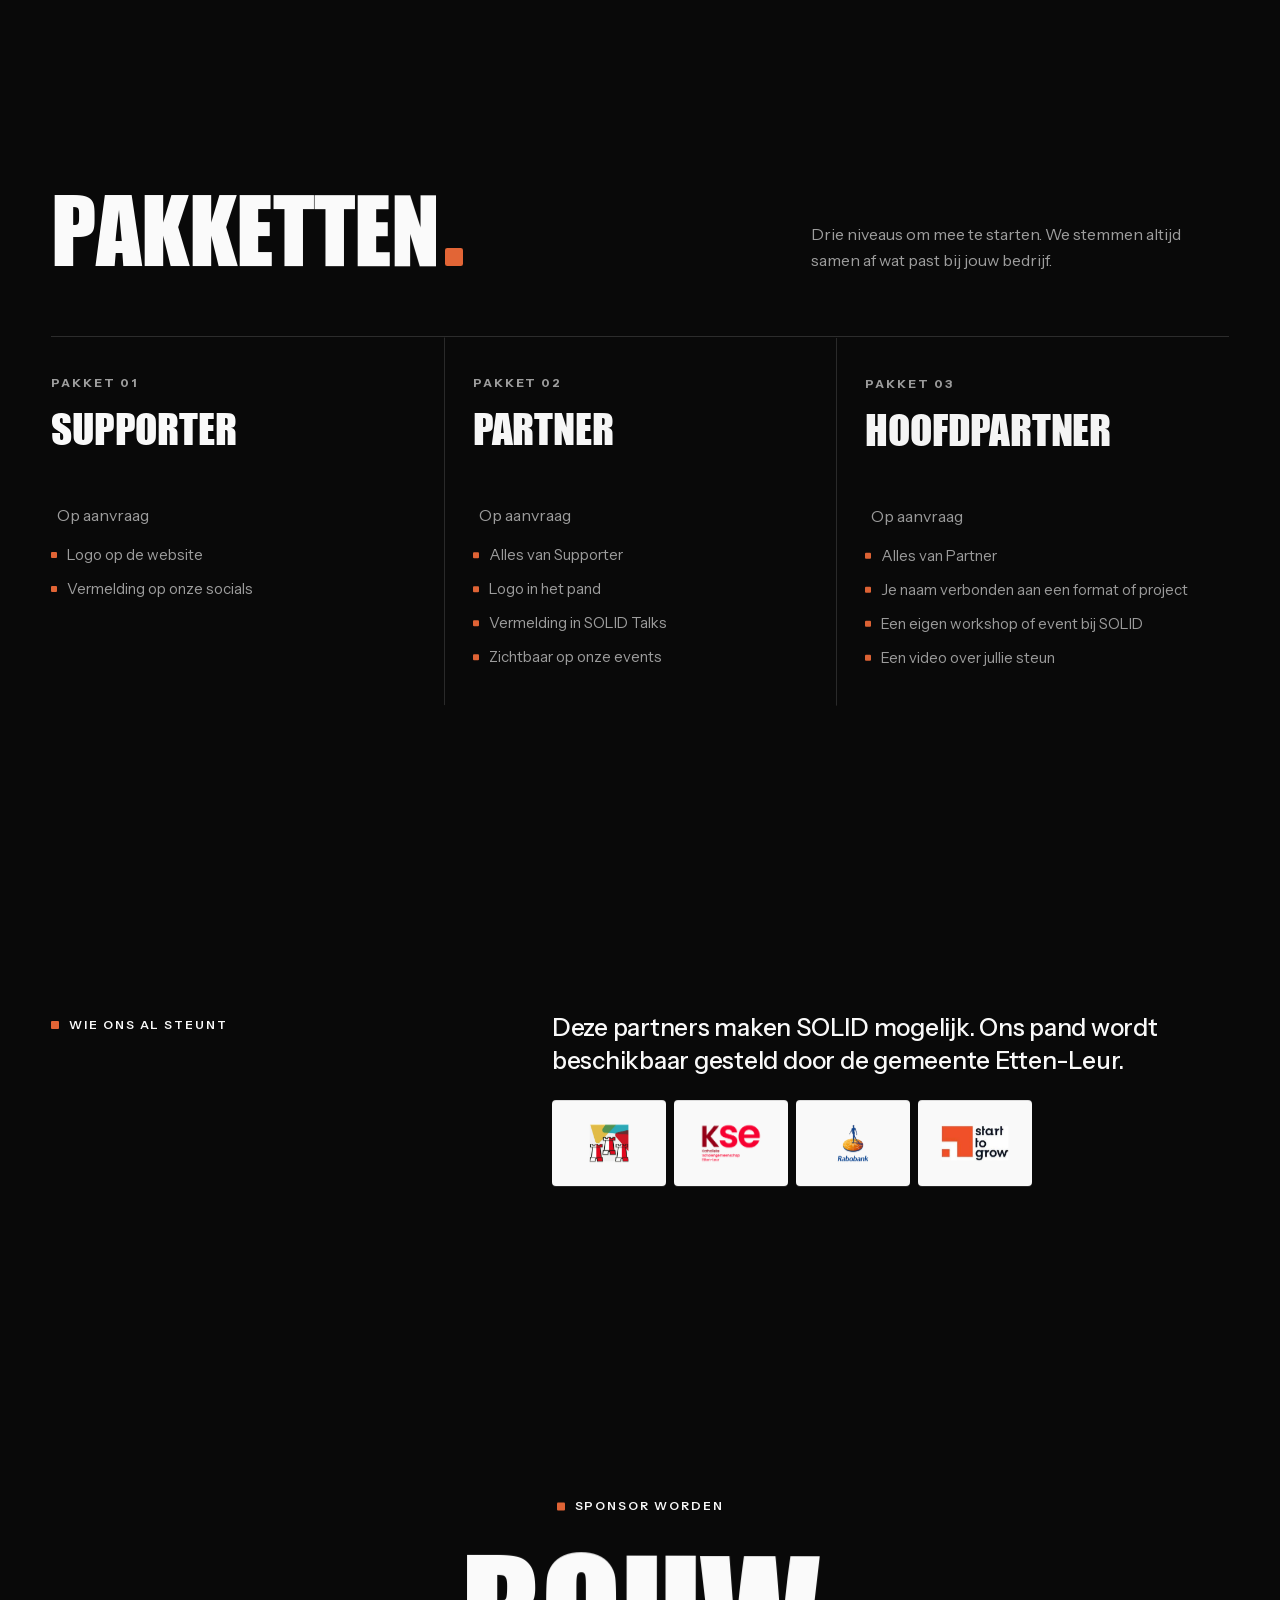
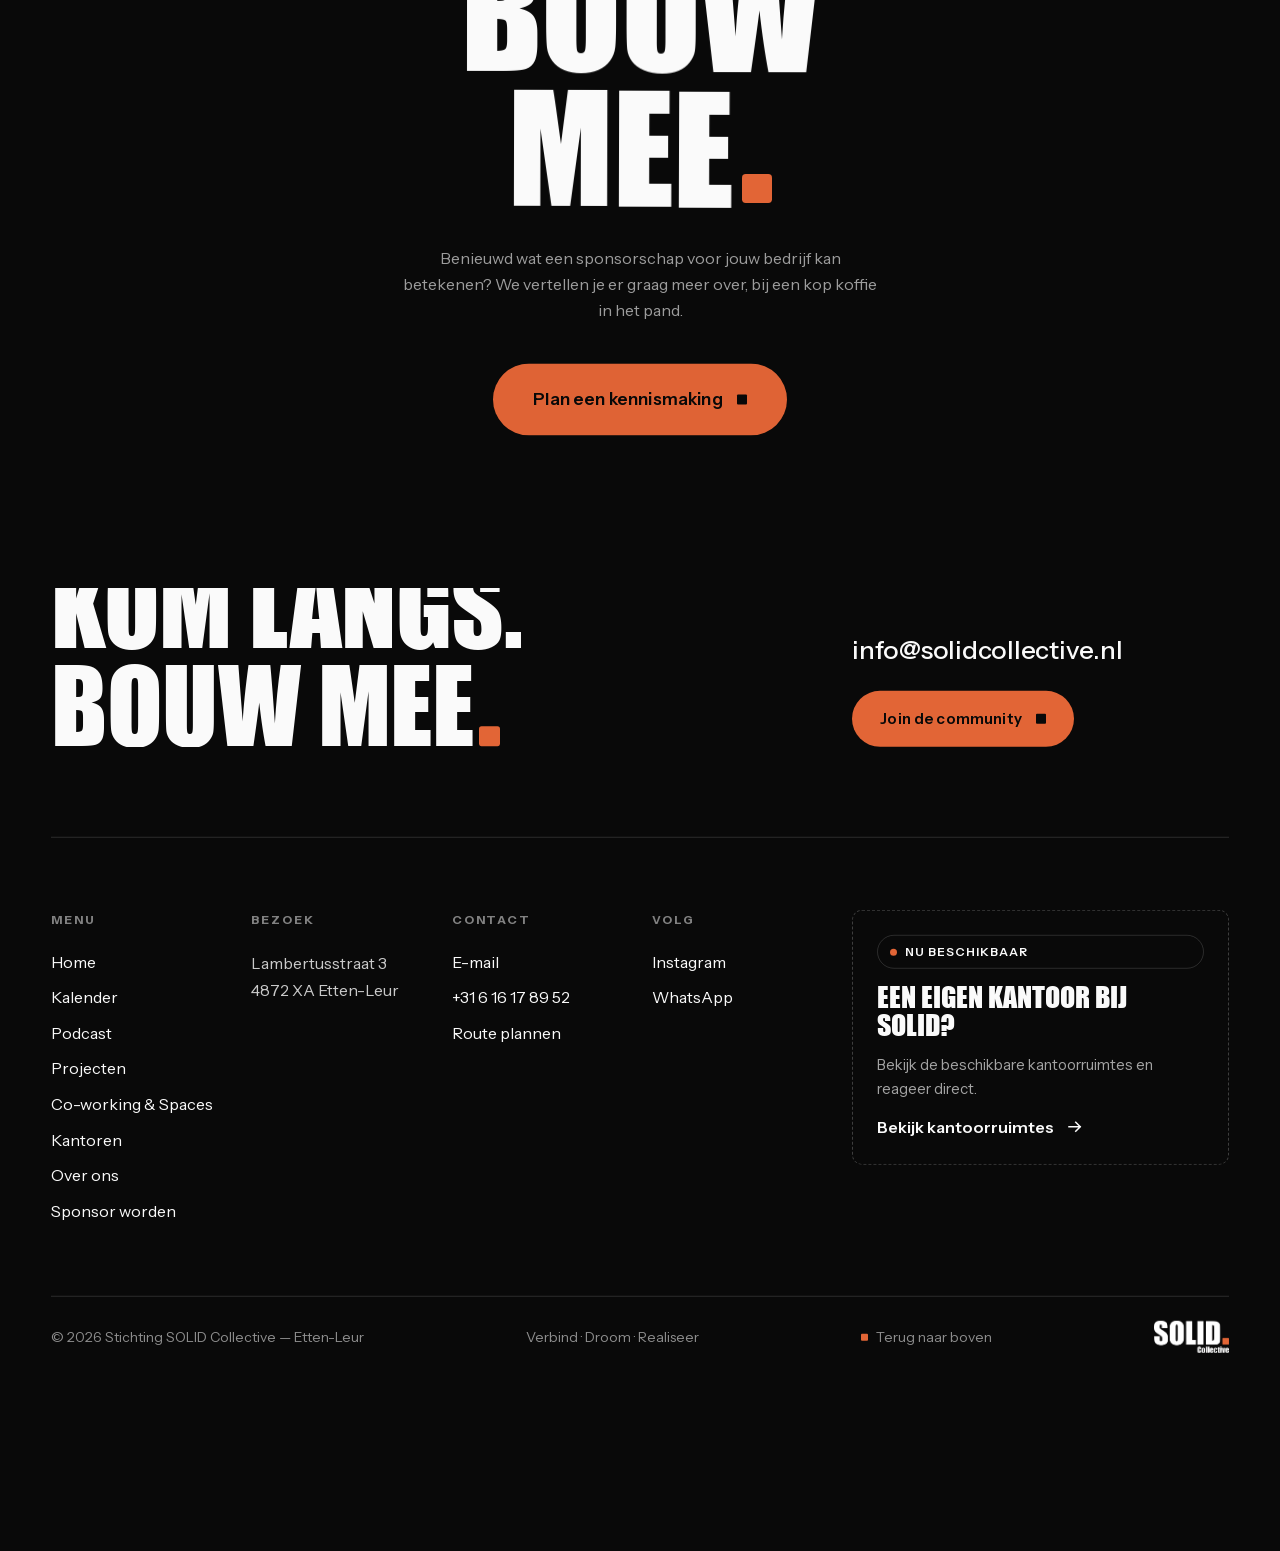
<file: sponsoren.html>
<!DOCTYPE html>
<html lang="nl" data-page="sponsors">
<head>
<meta charset="UTF-8">
<meta name="viewport" content="width=device-width, initial-scale=1.0">
<title>Sponsor worden — SOLID Collective</title>
<meta name="description" content="Word sponsor van SOLID Collective en steun ondernemers, makers en nieuw talent in Etten-Leur en West-Brabant.">
<meta name="theme-color" content="#090909">
<meta http-equiv="Cache-Control" content="no-cache, no-store, must-revalidate">
<meta http-equiv="Pragma" content="no-cache">
<meta http-equiv="Expires" content="0">
<link rel="icon" type="image/svg+xml" href="images/icons/favicon.svg?v=1">
<link rel="preload" href="fonts/impact.woff2" as="font" type="font/woff2" crossorigin>
<link rel="preload" href="fonts/instrument-sans-var.woff2" as="font" type="font/woff2" crossorigin>
<link rel="stylesheet" href="css/lenis.css">
<link rel="stylesheet" href="css/style.css?v=1">
<script>
  // Startstaat vóór eerste paint: preloader (1e bezoek home) of transitie-doek (na klik)
  (function (h) {
    h.classList.add("js");
    if ("scrollRestoration" in history) history.scrollRestoration = "manual";
    if (window.matchMedia("(prefers-reduced-motion: reduce)").matches) return;
    try {
      if (sessionStorage.getItem("solid-transition") !== null) h.classList.add("is-arriving");
      else if (h.dataset.page === "home" && !sessionStorage.getItem("solid-visited")) h.classList.add("is-loading");
    } catch (e) {}
  })(document.documentElement);
</script>
</head>
<body data-theme="dark">

<a class="skip-link" href="#main">Naar inhoud</a>

<header class="site-header">
  <a class="logo" href="index.html" data-title="Home" aria-label="SOLID Collective — naar home">
    <img class="logo__light" src="images/logos/solid-logo-white.png" alt="" width="1281" height="551">
    <img class="logo__dark" src="images/logos/solid-logo-black.png" alt="" width="1281" height="551">
  </a>
  <nav class="nav" aria-label="Hoofdmenu">
    <ul class="nav__list">
        <li><a class="nav__link" href="kalender.html"><span class="roll"><span data-text="Kalender">Kalender</span></span></a></li>
        <li><a class="nav__link" href="podcast.html"><span class="roll"><span data-text="Podcast">Podcast</span></span></a></li>
        <li><a class="nav__link" href="projecten.html"><span class="roll"><span data-text="Projecten">Projecten</span></span></a></li>
        <li><a class="nav__link" href="solid-flex.html"><span class="roll"><span data-text="Co-working &amp; Spaces">Co-working &amp; Spaces</span></span></a></li>
        <li><a class="nav__link" href="kantoren.html"><span class="roll"><span data-text="Kantoren">Kantoren</span></span></a></li>
        <li><a class="nav__link" href="achter-de-schermen.html"><span class="roll"><span data-text="Over ons">Over ons</span></span></a></li>
    </ul>
  </nav>
  <button class="menu-btn" type="button" aria-expanded="false" aria-controls="menu">
    <span class="menu-btn__text">Menu</span><span class="menu-btn__icon" aria-hidden="true"></span>
  </button>
</header>

<div class="menu" id="menu" data-lenis-prevent>
  <nav aria-label="Mobiel menu">
    <ul class="menu__list">
      <li class="menu__item"><a class="menu__link" href="index.html" data-title="Home"><sup>00</sup>Home</a></li>
      <li class="menu__item"><a class="menu__link" href="kalender.html"><sup>01</sup>Kalender</a></li>
      <li class="menu__item"><a class="menu__link" href="podcast.html"><sup>02</sup>Podcast</a></li>
      <li class="menu__item"><a class="menu__link" href="projecten.html"><sup>03</sup>Projecten</a></li>
      <li class="menu__item"><a class="menu__link" href="solid-flex.html"><sup>04</sup>Co-working &amp; Spaces</a></li>
      <li class="menu__item"><a class="menu__link" href="kantoren.html"><sup>05</sup>Kantoren</a></li>
      <li class="menu__item"><a class="menu__link" href="achter-de-schermen.html"><sup>06</sup>Over ons</a></li>
    </ul>
  </nav>
  <div class="menu__foot">
    <a href="mailto:info@solidcollective.nl">info@solidcollective.nl</a>
    <span>Lambertusstraat 3, Etten-Leur</span>
    <a href="https://www.instagram.com/solidcollective.nl" target="_blank" rel="noopener">Instagram</a>
  </div>
</div>
<main id="main">
  <section class="page-hero" data-theme="dark" data-intro>
    <div class="wrap">
      <div class="page-hero__meta">
        <span class="label" data-reveal>Sponsoring</span>
        <span class="muted" data-reveal>SOLID Collective &middot; Etten-Leur</span>
      </div>
      <h1 class="display page-hero__title" data-split="chars">Steun<br><span class="display--grit">SOLID</span><span class="dot"></span></h1>
      <div class="page-hero__row">
        <div class="page-hero__side" data-reveal><span class="pill">Stichting zonder winstoogmerk</span></div>
        <p class="lead" data-reveal>Als sponsor maak je mogelijk dat ondernemers, makers en nieuw talent in Etten-Leur en West-Brabant hun idee&euml;n waarmaken. En je laat zien dat je bedrijf daarachter staat.</p>
      </div>
      <div class="media page-hero__media" data-parallax data-clip>
        <img src="images/hero/ons-verhaal-team-2400.webp" srcset="images/hero/ons-verhaal-team-1200.webp 1200w, images/hero/ons-verhaal-team-2400.webp 2400w" sizes="100vw" alt="Het team van SOLID Collective" style="object-position:50% 35%">
      </div>
    </div>
  </section>

  <section class="section" id="waarom" data-theme="light">
    <div class="wrap">
      <div class="section-head">
        <h2 class="display display--h2" data-split="chars">Waarom<br>SOLID<span class="dot"></span></h2>
        <p data-reveal>Je steun gaat naar een plek waar de regio aan bouwt.</p>
      </div>
      <div class="trio">
        <div class="trio__item" data-reveal><span class="trio__num">01</span><h3 class="display display--h3">Bereik</h3><p>Een community van ondernemers, makers en nieuw talent, die je via SOLID direct bereikt.</p></div>
        <div class="trio__item" data-reveal="0.1"><span class="trio__num">02</span><h3 class="display display--h3">De regio</h3><p>Etten-Leur is onze thuisbasis, West-Brabant ons speelveld. Je steunt iets dicht bij huis.</p></div>
        <div class="trio__item" data-reveal="0.2"><span class="trio__num">03</span><h3 class="display display--h3">Alles gaat naar het doel</h3><p>SOLID Collective is een stichting zonder winstoogmerk. Wat binnenkomt, gaat volledig terug naar ons doel.</p></div>
      </div>
    </div>
  </section>

  <section class="section" id="wat-je-krijgt" data-theme="dark">
    <div class="wrap split">
      <div class="split__aside"><span class="label" data-reveal>Wat je krijgt</span></div>
      <div class="split__main">
        <h2 class="display display--h2" data-split="chars">Steun die<br>gezien wordt<span class="dot"></span></h2>
        <p class="lead" data-reveal>Je steunt de regio, en de regio ziet jou.</p>
      </div>
    </div>
    <div class="wrap" style="margin-top:clamp(48px,8vh,96px)">
      <ul class="perks">
        <li class="perks__item" data-reveal><span class="perks__num">01</span><h3 class="perks__title">Je logo op de site en in het pand</h3><p>Zichtbaar voor iedereen die bij SOLID werkt, leert of langskomt.</p></li>
        <li class="perks__item" data-reveal><span class="perks__num">02</span><h3 class="perks__title">Een plek in SOLID Talks</h3><p>Een vermelding in onze podcast, bij de gesprekken met ondernemers en makers uit de regio.</p></li>
        <li class="perks__item" data-reveal><span class="perks__num">03</span><h3 class="perks__title">Zichtbaar op onze events</h3><p>Van builddagen tot netwerkmomenten: je naam is erbij waar de community samenkomt.</p></li>
        <li class="perks__item" data-reveal><span class="perks__num">04</span><h3 class="perks__title">We brengen je in beeld</h3><p>Samen maken we content over jullie steun, voor onze kanalen en die van jou.</p></li>
        <li class="perks__item" data-reveal><span class="perks__num">05</span><h3 class="perks__title">Toegang tot het netwerk</h3><p>Leer ondernemers, makers en nieuw talent uit de regio kennen, en vind misschien je volgende collega.</p></li>
      </ul>
    </div>
  </section>

  <section class="section" id="pakketten" data-theme="light">
    <div class="wrap">
      <div class="section-head">
        <h2 class="display display--h2" data-split="chars">Pakketten<span class="dot"></span></h2>
        <p data-reveal>Drie niveaus om mee te starten. We stemmen altijd samen af wat past bij jouw bedrijf.</p>
      </div>
      <!-- PAKKETTEN — voorstel, nog af te stemmen met het team -->
      <div class="pricing">
        <div class="plan" data-reveal><span class="plan__num">Pakket 01</span><h3 class="display display--h3">Supporter</h3><div class="plan__price"><small>Op aanvraag</small></div><ul><li>Logo op de website</li><li>Vermelding op onze socials</li></ul></div>
        <div class="plan plan--featured" data-reveal="0.1"><span class="plan__num">Pakket 02</span><h3 class="display display--h3">Partner</h3><div class="plan__price"><small>Op aanvraag</small></div><ul><li>Alles van Supporter</li><li>Logo in het pand</li><li>Vermelding in SOLID Talks</li><li>Zichtbaar op onze events</li></ul></div>
        <div class="plan" data-reveal="0.2"><span class="plan__num">Pakket 03</span><h3 class="display display--h3">Hoofdpartner</h3><div class="plan__price"><small>Op aanvraag</small></div><ul><li>Alles van Partner</li><li>Je naam verbonden aan een format of project</li><li>Een eigen workshop of event bij SOLID</li><li>Een video over jullie steun</li></ul></div>
      </div>
    </div>
  </section>

  <section class="section" id="steun" data-theme="dark">
    <div class="wrap split">
      <div class="split__aside"><span class="label" data-reveal>Wie ons al steunt</span></div>
      <div class="split__main">
        <p class="lead" data-reveal>Deze partners maken SOLID mogelijk. Ons pand wordt beschikbaar gesteld door de gemeente Etten-Leur.</p>
        <div class="logos" data-reveal>
          <div class="logos__item"><img src="images/logos/partners/gemeente-etten-leur.webp" alt="Gemeente Etten-Leur" width="600" height="565" loading="lazy"></div>
          <div class="logos__item"><img src="images/logos/partners/kse.webp" alt="KSE, Katholieke Scholengemeenschap Etten-Leur" width="600" height="385" loading="lazy"></div>
          <div class="logos__item"><img src="images/logos/partners/rabobank.webp" alt="Rabobank" width="114" height="136" loading="lazy"></div>
          <div class="logos__item"><img src="images/logos/partners/start-to-grow.webp" alt="Start to Grow" width="246" height="137" loading="lazy"></div>
        </div>
      </div>
    </div>
  </section>

  <section class="section community" data-theme="orange">
    <div class="wrap">
      <span class="label" data-reveal>Sponsor worden</span>
      <h2 class="display community__title" data-split="chars" style="margin-top:32px">Bouw<br>mee<span class="dot"></span></h2>
      <p data-reveal>Benieuwd wat een sponsorschap voor jouw bedrijf kan betekenen? We vertellen je er graag meer over, bij een kop koffie in het pand.</p>
      <a class="btn btn--primary btn--xl" href="mailto:info@solidcollective.nl?subject=Sponsor%20worden" data-magnetic data-reveal><span class="roll"><span data-text="Plan een kennismaking">Plan een kennismaking</span></span><span class="btn__icon" aria-hidden="true"></span></a>
    </div>
  </section>
</main>

<footer class="footer" id="contact" data-footer>
  <div class="footer__inner">
    <div class="wrap">

      <div class="footer__cta">
        <h2 class="display" data-split="lines">Kom langs.<br>Bouw mee<span class="dot"></span></h2>
        <div class="footer__cta-side">
          <a class="footer__mail underline-link" href="mailto:info@solidcollective.nl">info@solidcollective.nl</a>
          <div><a class="btn btn--primary" href="https://chat.whatsapp.com/D6rDccdxVZB2Y5k4qvl4P9" target="_blank" rel="noopener" data-magnetic><span class="roll"><span data-text="Join de community">Join de community</span></span><span class="btn__icon" aria-hidden="true"></span></a></div>
        </div>
      </div>

      <div class="footer__grid">
        <div class="footer__col">
          <h2>Menu</h2>
          <ul>
          <li><a class="underline-link" href="index.html" data-title="Home">Home</a></li>
          <li><a class="underline-link" href="kalender.html">Kalender</a></li>
          <li><a class="underline-link" href="podcast.html">Podcast</a></li>
          <li><a class="underline-link" href="projecten.html">Projecten</a></li>
          <li><a class="underline-link" href="solid-flex.html">Co-working &amp; Spaces</a></li>
          <li><a class="underline-link" href="kantoren.html">Kantoren</a></li>
          <li><a class="underline-link" href="achter-de-schermen.html">Over ons</a></li>
          <li><a class="underline-link" href="sponsoren.html">Sponsor worden</a></li>
          </ul>
        </div>
        <div class="footer__col">
          <h2>Bezoek</h2>
          <address>Lambertusstraat 3<br>4872 XA Etten-Leur</address>
        </div>
        <div class="footer__col">
          <h2>Contact</h2>
          <ul>
            <li><a class="underline-link" href="mailto:info@solidcollective.nl">E-mail</a></li>
            <li><a class="underline-link" href="tel:+31616178952">+31 6 16 17 89 52</a></li>
            <li><a class="underline-link" href="https://www.google.com/maps/dir/?api=1&destination=Lambertusstraat+3,+4872+XA+Etten-Leur" target="_blank" rel="noopener">Route plannen</a></li>
          </ul>
        </div>
        <div class="footer__col">
          <h2>Volg</h2>
          <ul>
            <li><a class="underline-link" href="https://www.instagram.com/solidcollective.nl" target="_blank" rel="noopener">Instagram</a></li>
            <li><a class="underline-link" href="https://chat.whatsapp.com/D6rDccdxVZB2Y5k4qvl4P9" target="_blank" rel="noopener">WhatsApp</a></li>
          </ul>
        </div>
        <div class="footer__col footer__col--wide">
          <!-- SLOT: inschrijfformulier kantoorruimtes komt hier -->
          <div class="footer__slot" data-slot="inschrijfformulier-kantoorruimtes">
            <span class="pill pill--live">Nu beschikbaar</span>
            <h3>Een eigen kantoor bij SOLID?</h3>
            <p>Bekijk de beschikbare kantoorruimtes en reageer direct.</p>
            <a class="arrow-link" href="kantoren.html" data-title="Kantoren">Bekijk kantoorruimtes <svg viewBox="0 0 24 24" fill="none" aria-hidden="true"><path d="M4 12h15m0 0-6-6m6 6-6 6" stroke="currentColor" stroke-width="2" stroke-linecap="square"/></svg></a>
          </div>
        </div>
      </div>
    </div>

    <div class="wrap">
      <div class="footer__legal">
        <span>&copy; 2026 Stichting SOLID Collective &mdash; Etten-Leur</span>
        <span>Verbind &middot; Droom &middot; Realiseer</span>
        <a class="to-top" href="#">Terug naar boven</a>
        <a class="footer__logo" href="index.html" data-title="Home" aria-label="SOLID Collective — naar home">
          <img src="images/logos/solid-logo-white.png" alt="" width="1281" height="551">
        </a>
      </div>
    </div>
  </div>
</footer>

<div class="page-transition" aria-hidden="true"><div class="page-transition__title"></div></div>
<div class="grain" aria-hidden="true"></div>

<script src="js/vendor/gsap.min.js"></script>
<script src="js/vendor/ScrollTrigger.min.js"></script>
<script src="js/vendor/SplitText.min.js"></script>
<script src="js/vendor/lenis.min.js"></script>
<script src="js/config.js?v=1"></script>
<script src="js/lenis-init.js?v=1"></script>
<script src="js/main.js?v=1"></script>
</body>
</html>
</file>
<file: css/lenis.css>
html.lenis,
html.lenis body {
  height: auto;
}

.lenis:not(.lenis-autoToggle).lenis-stopped {
  overflow: clip;
}

.lenis [data-lenis-prevent],
.lenis [data-lenis-prevent-wheel],
.lenis [data-lenis-prevent-touch],
.lenis [data-lenis-prevent-vertical],
.lenis [data-lenis-prevent-horizontal] {
  overscroll-behavior: contain;
}

.lenis.lenis-smooth iframe {
  pointer-events: none;
}

.lenis.lenis-autoToggle {
  transition-property: overflow;
  transition-duration: 1ms;
  transition-behavior: allow-discrete;
}
</file>
<file: css/style.css>
/* ==========================================================================
   SOLID Collective — style.css
   --------------------------------------------------------------------------
   1.  Fonts
   2.  Tokens (kleuren, typografie, spacing, easing)
   3.  Thema's (dark / light / orange) — body morpht mee tijdens scrollen
   4.  Base & utilities
   5.  Overlays: grain, preloader, pagina-transitie
   6.  Header, navigatie & fullscreen menu
   7.  Knoppen & links
   8.  Placeholders (vervang .ph door <img> of <video>)
   9.  Home: hero, manifest, pijlers, aanbod, marquee, locatie, community
   10. Subpagina's: page-hero, rows, trio, pricing, team, volgende pagina
   11. Footer
   12. Responsive & reduced motion
   ========================================================================== */


/* 1. Fonts ================================================================ */

@font-face {
  font-family: "SOLID Impact";
  src: url("../fonts/impact.woff2") format("woff2");
  font-weight: 400;
  font-style: normal;
  font-display: swap;
}

@font-face {
  font-family: "SOLID Impacted";
  src: url("../fonts/impacted.woff2") format("woff2");
  font-weight: 400;
  font-style: normal;
  font-display: swap;
}

@font-face {
  font-family: "Instrument Sans";
  src: url("../fonts/instrument-sans-var.woff2") format("woff2");
  font-weight: 400 700;
  font-style: normal;
  font-display: swap;
}

@font-face {
  font-family: "Instrument Sans";
  src: url("../fonts/instrument-sans-var-italic.woff2") format("woff2");
  font-weight: 400 700;
  font-style: italic;
  font-display: swap;
}


/* 2. Tokens =============================================================== */

/* Geregistreerd zodat de thema-kleuren vloeiend overlopen */
@property --bg     { syntax: "<color>"; inherits: true; initial-value: #090909; }
@property --fg     { syntax: "<color>"; inherits: true; initial-value: #FAFAFA; }
@property --muted  { syntax: "<color>"; inherits: true; initial-value: rgba(250, 250, 250, .62); }
@property --line   { syntax: "<color>"; inherits: true; initial-value: rgba(250, 250, 250, .14); }
@property --accent { syntax: "<color>"; inherits: true; initial-value: #E26536; }

:root {
  /* Merkkleuren */
  --orange: #E26536;          /* kleur logo-blokje */
  --orange-ink: #B84A1F;      /* oranje voor kleine tekst op wit (AA) */
  --black: #090909;
  --black-2: #121212;
  --white: #FAFAFA;

  /* Fonts */
  --font-display: "SOLID Impact", Impact, "Anton", "Haettenschweiler", "Arial Narrow Bold", sans-serif;
  --font-grit: "SOLID Impacted", var(--font-display);
  --font-body: "Instrument Sans", "Helvetica Neue", Helvetica, sans-serif;

  /* Typografie */
  --fs-mega: clamp(4.5rem, 15.5vw, 18rem);
  --fs-h1: clamp(3.75rem, 12vw, 13rem);
  --fs-h2: clamp(2.75rem, 7vw, 7.5rem);
  --fs-h3: clamp(1.875rem, 3.2vw, 3rem);
  --fs-lead: clamp(1.25rem, 1.9vw, 1.75rem);
  --fs-body: clamp(1rem, 1.05vw, 1.125rem);
  --fs-small: .875rem;
  --fs-label: .75rem;

  /* Ruimte */
  --gutter: clamp(16px, 4vw, 56px);
  --section: clamp(104px, 17vh, 200px);
  --header-h: 76px;
  --radius: 10px;
  --radius-sm: 4px;

  /* Beweging */
  --ease-out: cubic-bezier(.16, 1, .3, 1);
  --ease-in-out: cubic-bezier(.76, 0, .24, 1);
  --dur-fast: .25s;
  --dur: .5s;
  --dur-slow: .9s;
}


/* 3. Thema's ============================================================== */

body,
html:not(.js) [data-theme="dark"] {
  --bg: var(--black);
  --fg: var(--white);
  --muted: rgba(250, 250, 250, .62);
  --line: rgba(250, 250, 250, .14);
  --accent: var(--orange);
  --accent-text: var(--orange);
}

body[data-theme="light"],
html:not(.js) [data-theme="light"] {
  --bg: var(--white);
  --fg: var(--black);
  --muted: rgba(9, 9, 9, .64);
  --line: rgba(9, 9, 9, .12);
  --accent: var(--orange);
  --accent-text: var(--orange-ink);
}

body[data-theme="orange"],
html:not(.js) [data-theme="orange"] {
  --bg: var(--orange);
  --fg: var(--black);
  --muted: rgba(9, 9, 9, .72);
  --line: rgba(9, 9, 9, .2);
  --accent: var(--black);
  --accent-text: var(--black);
}

/* Zonder JS krijgt elke sectie zijn eigen kleur */
html:not(.js) [data-theme] {
  background: var(--bg);
  color: var(--fg);
}


/* 4. Base & utilities ===================================================== */

*,
*::before,
*::after { box-sizing: border-box; }

html {
  -webkit-text-size-adjust: 100%;
  text-rendering: optimizeLegibility;
  -webkit-font-smoothing: antialiased;
  -moz-osx-font-smoothing: grayscale;
}

body {
  margin: 0;
  min-height: 100vh;
  background: var(--bg);
  color: var(--fg);
  font-family: var(--font-body);
  font-size: var(--fs-body);
  line-height: 1.6;
  overflow-x: clip;
  transition: --bg .7s var(--ease-out), --fg .7s var(--ease-out),
              --muted .7s var(--ease-out), --line .7s var(--ease-out),
              --accent .7s var(--ease-out);
}

img, video, svg, iframe { display: block; max-width: 100%; }
img { height: auto; }

a { color: inherit; text-decoration: none; }
button { font: inherit; color: inherit; background: none; border: 0; padding: 0; cursor: pointer; }

h1, h2, h3, h4, p, ul, ol, figure, blockquote, dl, dd { margin: 0; }
ul, ol { padding: 0; list-style: none; }

::selection { background: var(--orange); color: var(--black); }

:focus-visible {
  outline: 2px solid var(--orange);
  outline-offset: 4px;
  border-radius: 2px;
}

.skip-link {
  position: fixed;
  top: 12px;
  left: 12px;
  z-index: 200;
  padding: 12px 18px;
  background: var(--orange);
  color: var(--black);
  font-weight: 600;
  border-radius: var(--radius-sm);
  transform: translateY(-160%);
  transition: transform var(--dur-fast) var(--ease-out);
}
.skip-link:focus { transform: none; }

.sr-only {
  position: absolute !important;
  width: 1px; height: 1px;
  padding: 0; margin: -1px;
  overflow: hidden; clip: rect(0 0 0 0);
  white-space: nowrap; border: 0;
}

.wrap {
  width: 100%;
  padding-inline: var(--gutter);
  margin-inline: auto;
  max-width: 1760px;
}

.section { position: relative; padding-block: var(--section); }

/* Display-typografie: Impact */
.display {
  font-family: var(--font-display);
  font-weight: 400;
  text-transform: uppercase;
  line-height: .88;
  letter-spacing: -.005em;
  font-kerning: normal;
}
.display--mega { font-size: var(--fs-mega); line-height: .84; }
.display--h1   { font-size: var(--fs-h1); line-height: .85; }
.display--h2   { font-size: var(--fs-h2); }
.display--h3   { font-size: var(--fs-h3); line-height: .95; }
.display--grit { font-family: var(--font-grit); }

/* Het oranje blokje uit het logo: de punt achter elke titel */
.dot {
  display: inline-block;
  width: .2em;
  height: .2em;
  margin-left: .06em;
  background: var(--orange);
  border-radius: .025em;
  vertical-align: baseline;
}
body[data-theme="orange"] .dot { background: var(--black); }

.label {
  display: inline-flex;
  align-items: center;
  gap: 10px;
  font-size: var(--fs-label);
  font-weight: 600;
  letter-spacing: .16em;
  text-transform: uppercase;
  color: var(--fg);
}
.label::before {
  content: "";
  width: 8px;
  height: 8px;
  background: var(--accent);
  border-radius: 1px;
  flex-shrink: 0;
}

.lead {
  font-size: var(--fs-lead);
  line-height: 1.35;
  letter-spacing: -.01em;
  font-weight: 500;
}

.muted { color: var(--muted); }
.accent { color: var(--accent-text); }

.outline {
  color: transparent;
  -webkit-text-stroke: max(1px, .012em) currentColor;
}
.outline-fg {
  color: transparent;
  -webkit-text-stroke: max(1px, .012em) var(--fg);
}

.nowrap { white-space: nowrap; }

.rule { border: 0; border-top: 1px solid var(--line); margin: 0; }

/* Startstaten voor animaties — alleen als JS draait */
.js [data-reveal] { opacity: 0; transform: translateY(40px); }
.js [data-split] { visibility: hidden; }
.split-line { padding-bottom: .04em; }


/* 5. Overlays ============================================================= */

/* Filmkorrel voor diepte */
.grain {
  position: fixed;
  inset: -100%;
  z-index: 80;
  pointer-events: none;
  opacity: .065;
  background-image: url("data:image/svg+xml,%3Csvg xmlns='http://www.w3.org/2000/svg' width='220' height='220'%3E%3Cfilter id='n'%3E%3CfeTurbulence type='fractalNoise' baseFrequency='.85' numOctaves='3' stitchTiles='stitch'/%3E%3C/filter%3E%3Crect width='100%25' height='100%25' filter='url(%23n)'/%3E%3C/svg%3E");
  animation: grain 1.2s steps(6) infinite;
}
@keyframes grain {
  0%   { transform: translate(0, 0); }
  20%  { transform: translate(-4%, 3%); }
  40%  { transform: translate(3%, -5%); }
  60%  { transform: translate(-6%, -2%); }
  80%  { transform: translate(5%, 4%); }
  100% { transform: translate(0, 0); }
}

/* Preloader (alleen eerste bezoek aan home) */
.preloader {
  position: fixed;
  inset: 0;
  z-index: 120;
  display: none;
  place-items: center;
  background: var(--black);
  color: var(--white);
}
.is-loading .preloader { display: grid; }
.is-loading body { overflow: hidden; }
.preloader__word {
  display: flex;
  align-items: flex-end;
  font-family: var(--font-display);
  font-size: clamp(5rem, 24vw, 22rem);
  line-height: .8;
  overflow: hidden;
}
.preloader__word span { display: inline-block; }
.preloader__dot {
  width: .2em;
  height: .2em;
  margin-left: .05em;
  margin-bottom: .01em;
  background: var(--orange);
  border-radius: .025em;
}
.preloader__count {
  position: absolute;
  right: var(--gutter);
  bottom: var(--gutter);
  font-family: var(--font-display);
  font-size: clamp(2.5rem, 6vw, 5rem);
  line-height: 1;
  font-variant-numeric: tabular-nums;
}
.preloader__tag {
  position: absolute;
  left: var(--gutter);
  bottom: var(--gutter);
  font-size: var(--fs-label);
  font-weight: 600;
  letter-spacing: .16em;
  text-transform: uppercase;
  color: rgba(250, 250, 250, .6);
}
.preloader__fill {
  position: absolute;
  inset: 0;
  background: var(--orange);
  transform: scale(0);
  border-radius: 24px;
}

/* Pagina-transitie: oranje doek met paginanaam */
.page-transition {
  position: fixed;
  inset: 0;
  z-index: 110;
  display: grid;
  place-items: center;
  background: var(--orange);
  color: var(--black);
  transform: translateY(101%);
  pointer-events: none;
}
.is-arriving .page-transition { transform: none; }
.page-transition__title {
  font-family: var(--font-display);
  font-size: clamp(3.5rem, 12vw, 12rem);
  text-transform: uppercase;
  line-height: .9;
  text-align: center;
  padding-inline: var(--gutter);
  overflow: hidden;
}


/* 6. Header & navigatie =================================================== */

.site-header {
  position: fixed;
  inset: 0 0 auto;
  z-index: 60;
  height: var(--header-h);
  display: flex;
  align-items: center;
  justify-content: space-between;
  gap: 24px;
  padding-inline: var(--gutter);
  transition: transform .6s var(--ease-out);
}
.site-header::before {
  content: "";
  position: absolute;
  inset: 0;
  z-index: -1;
  background: color-mix(in srgb, var(--bg) 78%, transparent);
  backdrop-filter: blur(16px) saturate(1.2);
  -webkit-backdrop-filter: blur(16px) saturate(1.2);
  border-bottom: 1px solid var(--line);
  opacity: 0;
  transition: opacity var(--dur) var(--ease-out);
}
.site-header.is-scrolled::before,
html:not(.js) .site-header::before { opacity: 1; }
.site-header.is-hidden { transform: translateY(-105%); }
.menu-open .site-header { transform: none; }
.menu-open .site-header::before { opacity: 0; }

.logo {
  position: relative;
  display: block;
  height: 34px;
  aspect-ratio: 1281 / 551;
  flex-shrink: 0;
}
.logo img {
  position: absolute;
  inset: 0;
  width: 100%;
  height: 100%;
  object-fit: contain;
  transition: opacity var(--dur) var(--ease-out), filter var(--dur);
}
.logo__dark { opacity: 0; }
body[data-theme="light"] .logo__light,
body[data-theme="orange"] .logo__light { opacity: 0; }
body[data-theme="light"] .logo__dark,
body[data-theme="orange"] .logo__dark { opacity: 1; }
body[data-theme="orange"] .logo__dark { filter: brightness(0); }
.menu-open .logo__light { opacity: 1 !important; }
.menu-open .logo__dark { opacity: 0 !important; }

.nav__list {
  display: flex;
  align-items: center;
  gap: clamp(18px, 2.2vw, 36px);
}
.nav__link {
  position: relative;
  display: inline-flex;
  align-items: center;
  gap: 8px;
  font-size: .9375rem;
  font-weight: 500;
  letter-spacing: -.005em;
  padding-block: 8px;
}
.nav__link[aria-current="page"] { color: var(--accent-text); }
.nav__link[aria-current="page"]::before {
  content: "";
  width: 6px;
  height: 6px;
  background: var(--accent);
  border-radius: 1px;
}

/* Tekst-roll hover: tekst rolt omhoog, kopie komt van onder */
.roll {
  position: relative;
  display: inline-block;
  overflow: hidden;
  vertical-align: top;
}
.roll > span {
  display: inline-block;
  transition: transform .55s var(--ease-out);
}
.roll > span::after {
  content: attr(data-text);
  content: attr(data-text) / ""; /* niet dubbel voorlezen door screenreaders */
  position: absolute;
  left: 0;
  top: 100%;
}
a:hover .roll > span,
button:hover .roll > span,
a:focus-visible .roll > span { transform: translateY(-100%); }

.menu-btn {
  display: none;
  align-items: center;
  gap: 12px;
  height: 44px;
  padding: 0 18px;
  border: 1px solid var(--line);
  border-radius: 999px;
  font-size: .875rem;
  font-weight: 600;
  letter-spacing: .02em;
  transition: border-color var(--dur-fast), background-color var(--dur-fast);
}
.menu-btn:hover { border-color: var(--fg); }
.menu-btn__icon {
  position: relative;
  width: 18px;
  height: 10px;
}
.menu-btn__icon::before,
.menu-btn__icon::after {
  content: "";
  position: absolute;
  left: 0;
  width: 100%;
  height: 2px;
  background: currentColor;
  transition: transform var(--dur) var(--ease-out), top var(--dur) var(--ease-out);
}
.menu-btn__icon::before { top: 0; }
.menu-btn__icon::after { top: 8px; }
.menu-open .menu-btn { color: var(--white); border-color: rgba(250, 250, 250, .3); }
.menu-open .menu-btn__icon::before { top: 4px; transform: rotate(45deg); }
.menu-open .menu-btn__icon::after { top: 4px; transform: rotate(-45deg); }

/* Fullscreen menu */
.menu {
  position: fixed;
  inset: 0;
  z-index: 55;
  display: flex;
  flex-direction: column;
  justify-content: space-between;
  padding: calc(var(--header-h) + 5vh) var(--gutter) var(--gutter);
  background: var(--black);
  color: var(--white);
  clip-path: inset(0 0 100% 0);
  visibility: hidden;
}
.menu__list { display: flex; flex-direction: column; }
.menu__item { overflow: hidden; border-bottom: 1px solid rgba(250, 250, 250, .12); }
.menu__link {
  display: flex;
  align-items: baseline;
  gap: 16px;
  padding-block: 6px;
  font-family: var(--font-display);
  font-size: clamp(2.75rem, 11vw, 7.5rem);
  line-height: 1;
  text-transform: uppercase;
  transition: color var(--dur-fast), padding-left var(--dur) var(--ease-out);
}
.menu__link sup {
  font-family: var(--font-body);
  font-size: .75rem;
  font-weight: 600;
  letter-spacing: .1em;
  color: var(--orange);
  transform: translateY(-1.6em);
}
.menu__link:hover,
.menu__link:focus-visible,
.menu__link[aria-current="page"] { color: var(--orange); padding-left: 12px; }
.menu__foot {
  display: flex;
  flex-wrap: wrap;
  justify-content: space-between;
  gap: 16px 32px;
  padding-top: 32px;
  font-size: var(--fs-small);
  color: rgba(250, 250, 250, .64);
}
.menu__foot a:hover { color: var(--white); }


/* 7. Knoppen & links ====================================================== */

.btn {
  position: relative;
  display: inline-flex;
  align-items: center;
  justify-content: center;
  gap: 14px;
  min-height: 56px;
  padding: 0 28px;
  border-radius: 999px;
  font-size: .9375rem;
  font-weight: 600;
  letter-spacing: .01em;
  overflow: hidden;
  isolation: isolate;
  transition: color var(--dur) var(--ease-out), border-color var(--dur);
}
.btn::before {
  content: "";
  position: absolute;
  inset: 0;
  z-index: -1;
  border-radius: inherit;
  transform: translateY(101%);
  transition: transform .6s var(--ease-out);
}
.btn:hover::before,
.btn:focus-visible::before { transform: none; }

.btn--primary { background: var(--orange); color: var(--black); }
.btn--primary::before { background: var(--fg); }
.btn--primary:hover { color: var(--bg); }
body[data-theme="orange"] .btn--primary { background: var(--black); color: var(--white); }
body[data-theme="orange"] .btn--primary::before { background: var(--white); }
body[data-theme="orange"] .btn--primary:hover { color: var(--black); }

.btn--ghost { border: 1px solid var(--line); color: var(--fg); }
.btn--ghost::before { background: var(--fg); }
.btn--ghost:hover { color: var(--bg); border-color: var(--fg); }

.btn.is-disabled { opacity: .55; pointer-events: none; }

.btn--xl { min-height: 72px; padding: 0 40px; font-size: 1.0625rem; }

.btn__icon {
  width: 10px;
  height: 10px;
  background: currentColor;
  border-radius: 1px;
  transition: transform .6s var(--ease-out);
}
.btn:hover .btn__icon { transform: rotate(90deg); }

.arrow-link {
  display: inline-flex;
  align-items: center;
  gap: 12px;
  font-weight: 600;
  font-size: .9375rem;
}
.arrow-link svg { width: 18px; height: 18px; transition: transform var(--dur) var(--ease-out); }
.arrow-link:hover svg { transform: translateX(6px); }

.underline-link {
  background: linear-gradient(currentColor, currentColor) 0 100% / 0 1px no-repeat;
  transition: background-size var(--dur) var(--ease-out);
}
.underline-link:hover,
.underline-link:focus-visible { background-size: 100% 1px; }

.pill {
  display: inline-flex;
  align-items: center;
  gap: 8px;
  padding: 6px 12px;
  border: 1px solid var(--line);
  border-radius: 999px;
  font-size: .75rem;
  font-weight: 600;
  letter-spacing: .08em;
  text-transform: uppercase;
  white-space: nowrap;
}
.pill--live::before {
  content: "";
  width: 7px;
  height: 7px;
  border-radius: 50%;
  background: var(--orange);
  animation: pulse 1.8s var(--ease-out) infinite;
}
.pill--muted { color: var(--muted); }
@keyframes pulse {
  0%   { box-shadow: 0 0 0 0 rgba(226, 101, 54, .6); }
  100% { box-shadow: 0 0 0 10px rgba(226, 101, 54, 0); }
}


/* 8. Placeholders ========================================================= */
/* Vervang een .ph door <img src="..." alt="..."> binnen dezelfde .media */

.media {
  position: relative;
  overflow: hidden;
  border-radius: var(--radius);
  background: var(--black-2);
}
.media > img,
.media > video,
.media > .ph {
  width: 100%;
  height: 100%;
  object-fit: cover;
}
.ph {
  position: relative;
  display: grid;
  place-items: center;
  min-height: 100%;
  color: rgba(250, 250, 250, .55);
  background:
    radial-gradient(120% 90% at 80% 10%, rgba(226, 101, 54, .28), transparent 55%),
    repeating-linear-gradient(135deg, rgba(250, 250, 250, .045) 0 1px, transparent 1px 14px),
    #141414;
}
.ph::after {
  content: attr(data-label);
  font-size: .6875rem;
  font-weight: 600;
  letter-spacing: .18em;
  text-transform: uppercase;
  text-align: center;
  padding: 10px 14px;
  border: 1px dashed rgba(250, 250, 250, .25);
  border-radius: 999px;
  max-width: 80%;
}
.ph--orange {
  color: rgba(9, 9, 9, .65);
  background:
    repeating-linear-gradient(135deg, rgba(9, 9, 9, .07) 0 1px, transparent 1px 14px),
    var(--orange);
}
.ph--orange::after { border-color: rgba(9, 9, 9, .3); }


/* 9. Home ================================================================= */

/* --- Hero: de deuren gaan open --------------------------------------- */
.hero {
  position: relative;
  height: 100vh;
  height: 100svh;
  overflow: hidden;
}
.hero__media {
  position: absolute;
  inset: 0;
  clip-path: inset(24% 31% 24% 31% round 18px);
  will-change: clip-path;
}
.hero__media .ph {
  height: 100%;
  border-radius: 0;
  background:
    radial-gradient(80% 70% at 72% 18%, rgba(226, 101, 54, .5), transparent 62%),
    radial-gradient(60% 50% at 15% 90%, rgba(226, 101, 54, .18), transparent 70%),
    repeating-linear-gradient(135deg, rgba(250, 250, 250, .05) 0 1px, transparent 1px 14px),
    #1b1b1b;
}
.hero__media .ph::after { transform: translateY(-18vh); }
.hero__media > img, .hero__media > video { position: absolute; inset: 0; width: 100%; height: 100%; object-fit: cover; }
.hero__shade {
  position: absolute;
  inset: 0;
  background: linear-gradient(180deg, rgba(9, 9, 9, .15) 0%, rgba(9, 9, 9, .0) 40%, rgba(9, 9, 9, .75) 100%);
  opacity: 0;
  pointer-events: none;
}
.hero__title {
  position: absolute;
  inset: 0;
  z-index: 2;
  display: flex;
  flex-direction: column;
  justify-content: center;
  align-items: center;
  font-size: var(--fs-mega);
  text-align: center;
  pointer-events: none;
}
.hero__line { display: block; will-change: transform; }
.hero__line--mid { color: var(--orange); }
.hero__meta {
  position: absolute;
  inset: auto var(--gutter) 28px;
  z-index: 3;
  display: grid;
  grid-template-columns: 1fr auto 1fr;
  align-items: end;
  gap: 16px;
  font-size: var(--fs-small);
  color: var(--muted);
}
.hero__meta > :last-child { text-align: right; }
.scroll-cue {
  display: flex;
  flex-direction: column;
  align-items: center;
  gap: 10px;
  font-size: var(--fs-label);
  font-weight: 600;
  letter-spacing: .16em;
  text-transform: uppercase;
  color: var(--fg);
}
.scroll-cue__line {
  position: relative;
  width: 1px;
  height: 48px;
  background: var(--line);
  overflow: hidden;
}
.scroll-cue__line::after {
  content: "";
  position: absolute;
  inset: 0;
  background: var(--orange);
  animation: cue 1.8s var(--ease-in-out) infinite;
}
@keyframes cue {
  0%   { transform: translateY(-100%); }
  60%  { transform: translateY(0); }
  100% { transform: translateY(100%); }
}
.hero__copy {
  position: absolute;
  left: var(--gutter);
  right: var(--gutter);
  bottom: clamp(32px, 7vh, 72px);
  z-index: 3;
  display: grid;
  grid-template-columns: minmax(0, 1.3fr) minmax(0, 1fr);
  align-items: end;
  gap: 32px;
  color: var(--white);
}
.js .hero__copy { opacity: 0; visibility: hidden; }
.hero__copy .display { font-size: clamp(2.5rem, 5.6vw, 6rem); }
.hero__copy p { max-width: 38ch; color: rgba(250, 250, 250, .8); }
.hero__actions { display: flex; flex-wrap: wrap; gap: 12px; margin-top: 24px; }

/* --- Manifest --------------------------------------------------------- */
.manifesto__head { display: flex; justify-content: space-between; gap: 24px; margin-bottom: clamp(40px, 7vh, 88px); }
.manifesto__text {
  font-size: clamp(1.875rem, 4.3vw, 4.6rem);
  line-height: 1.06;
  letter-spacing: -.025em;
  font-weight: 500;
  max-width: 19em;
}
.manifesto__text .hl { color: var(--accent); }
.manifesto__foot {
  display: grid;
  grid-template-columns: repeat(12, minmax(0, 1fr));
  gap: 24px;
  margin-top: clamp(56px, 10vh, 120px);
}
.manifesto__foot p { grid-column: 6 / span 5; color: var(--muted); }
.manifesto__foot .manifesto__core { grid-column: 6 / span 6; color: var(--fg); font-size: clamp(1.25rem, 2vw, 1.75rem); line-height: 1.3; font-weight: 500; }
.manifesto__foot .arrow-link { grid-column: 6 / span 5; margin-top: 8px; }

/* --- Pijlers: Connect / Dream / Achieve (gepind) --------------------- */
.pillars {
  position: relative;
  height: 100vh;
  height: 100svh;
  overflow: hidden;
}
.pillars__stage {
  position: relative;
  height: 100%;
  display: grid;
  grid-template-rows: auto 1fr auto;
  padding: calc(var(--header-h) + 24px) var(--gutter) clamp(28px, 5vh, 56px);
}
.pillars__top { display: flex; justify-content: space-between; align-items: center; }
.pillars__count {
  font-family: var(--font-display);
  font-size: 1.5rem;
  line-height: 1;
  font-variant-numeric: tabular-nums;
}
.pillars__count span { color: var(--orange); }
.pillars__window {
  align-self: center;
  height: 1em;
  font-size: clamp(4.5rem, 17vw, 20rem);
  line-height: 1;
  overflow: hidden;
}
.pillars__words { display: flex; flex-direction: column; will-change: transform; }
.pillars__word { display: block; height: 1em; line-height: 1.02; white-space: nowrap; }
.pillars__word:nth-child(2) { color: transparent; -webkit-text-stroke: max(1px, .01em) var(--fg); }
.pillars__word:nth-child(3) { color: var(--orange); }
.pillars__bottom {
  display: grid;
  grid-template-columns: repeat(12, minmax(0, 1fr));
  gap: 24px;
  align-items: end;
}
.pillars__texts { position: relative; grid-column: 7 / span 6; min-height: 150px; }
.pillars__text { position: absolute; inset: auto 0 0; }
.js .pillars__text:not(:first-child) { opacity: 0; visibility: hidden; }
.pillars__text h3 { margin-bottom: 12px; }
.pillars__text p { color: var(--muted); max-width: 44ch; }
.pillars__progress {
  grid-column: 1 / span 5;
  height: 2px;
  background: var(--line);
  overflow: hidden;
  align-self: end;
  margin-bottom: 10px;
}
.pillars__bar { height: 100%; background: var(--orange); transform: scaleX(0); transform-origin: left; }

/* --- Aanbod: horizontale reis langs de 5 pagina's ------------------- */
.offer { position: relative; overflow: hidden; padding-block: 0; }
.offer__pin {
  min-height: 100vh;
  min-height: 100svh;
  display: flex;
  flex-direction: column;
  justify-content: center;
  gap: clamp(32px, 6vh, 64px);
  padding-block: calc(var(--header-h) + 24px) 48px;
}
.offer__head {
  display: flex;
  justify-content: space-between;
  align-items: flex-end;
  gap: 32px;
}
.offer__head p { max-width: 36ch; color: var(--muted); }
.offer__track {
  display: flex;
  gap: clamp(20px, 3vw, 48px);
  padding-inline: var(--gutter);
  width: max-content;
  will-change: transform;
}
.offer__panel {
  position: relative;
  flex-shrink: 0;
  width: clamp(280px, min(30vw, 50vh), 500px);
  display: flex;
  flex-direction: column;
  gap: 18px;
}
.offer__panel:nth-child(even) { margin-top: clamp(24px, 6vh, 72px); }
.offer__panel .media { aspect-ratio: 4 / 3; background: var(--black); }
.offer__panel .media > * { width: 100%; height: 100%; object-fit: cover; transition: transform 1s var(--ease-out); }
.offer__panel:hover .media > * { transform: scale(1.05); }
.offer__num {
  display: flex;
  justify-content: space-between;
  align-items: center;
  font-size: var(--fs-label);
  font-weight: 700;
  letter-spacing: .16em;
  text-transform: uppercase;
}
.offer__panel h3 { font-size: clamp(2.25rem, 3.8vw, 4rem); }
.offer__brand { display: block; margin-bottom: 4px; font-family: var(--font-body); font-size: var(--fs-label); font-weight: 700; letter-spacing: .2em; color: var(--muted); }
.offer__panel p { color: var(--muted); max-width: 40ch; }
.offer__link::after { content: ""; position: absolute; inset: 0; }
.offer__end {
  flex-shrink: 0;
  width: clamp(260px, 26vw, 420px);
  align-self: center;
  display: flex;
  flex-direction: column;
  gap: 24px;
}

/* --- Marquee --------------------------------------------------------- */
.marquee {
  overflow: hidden;
  padding-block: clamp(40px, 8vh, 96px);
  border-block: 1px solid var(--line);
}
.marquee__track {
  display: flex;
  width: max-content;
  will-change: transform;
}
.marquee__group {
  display: flex;
  align-items: center;
  gap: .35em;
  padding-right: .35em;
  font-family: var(--font-display);
  font-size: clamp(4rem, 13vw, 13rem);
  line-height: .9;
  text-transform: uppercase;
  white-space: nowrap;
}
.marquee__group .sq {
  width: .22em;
  height: .22em;
  background: var(--orange);
  border-radius: .03em;
  flex-shrink: 0;
}

/* --- Locatie & kaart ------------------------------------------------- */
.location__grid {
  display: grid;
  grid-template-columns: repeat(12, minmax(0, 1fr));
  gap: clamp(24px, 3vw, 48px);
  align-items: stretch;
}
.location__info {
  grid-column: 1 / span 5;
  display: flex;
  flex-direction: column;
  gap: 28px;
}
.location__info .display { font-size: clamp(2.5rem, 4.4vw, 5.5rem); }
.location__list { display: grid; gap: 0; border-top: 1px solid var(--line); }
.location__list div {
  display: grid;
  grid-template-columns: 120px 1fr;
  gap: 16px;
  padding-block: 14px;
  border-bottom: 1px solid var(--line);
}
.location__list dt { font-size: var(--fs-label); font-weight: 700; letter-spacing: .14em; text-transform: uppercase; color: var(--muted); padding-top: 3px; }
.location__actions { display: flex; flex-wrap: wrap; gap: 12px; }
.location__map {
  grid-column: 6 / span 7;
  position: relative;
  min-height: clamp(420px, 70vh, 760px);
  border-radius: var(--radius);
  overflow: hidden;
  background: #F3E3DB;
}
.map { position: absolute; inset: 0; }
.map iframe { width: 100%; height: 100%; border: 0; }
/* Fallback zonder API-key: kaart in merkkleuren gefilterd */
.map--fallback iframe { filter: grayscale(1) contrast(1.08) brightness(1.04); }
.map--fallback::after {
  content: "";
  position: absolute;
  inset: 0;
  background: var(--orange);
  mix-blend-mode: color;
  pointer-events: none;
}
.map__badge {
  position: absolute;
  left: 20px;
  bottom: 20px;
  z-index: 2;
  display: flex;
  align-items: center;
  gap: 14px;
  padding: 14px 18px 14px 14px;
  background: var(--black);
  color: var(--white);
  border-radius: 8px;
  font-size: var(--fs-small);
  line-height: 1.35;
  pointer-events: none;
}
.map__badge strong { display: block; font-family: var(--font-display); font-weight: 400; font-size: 1.25rem; text-transform: uppercase; letter-spacing: .01em; }
.map__badge-sq { width: 32px; height: 32px; background: var(--orange); border-radius: 5px; flex-shrink: 0; }

/* --- Community CTA --------------------------------------------------- */
.community { text-align: center; overflow: hidden; }
.community__title { font-size: clamp(3.5rem, 11.5vw, 13rem); line-height: .86; }
.community p { max-width: 44ch; margin: 32px auto 40px; color: var(--muted); }
.community__qr {
  display: inline-flex;
  align-items: center;
  gap: 12px;
  margin-top: 28px;
  font-size: var(--fs-small);
  color: var(--muted);
}


/* 10. Subpagina's ========================================================= */

.page-hero {
  position: relative;
  padding-top: calc(var(--header-h) + clamp(48px, 10vh, 120px));
  padding-bottom: clamp(40px, 6vh, 72px);
}
.page-hero__meta {
  display: flex;
  justify-content: space-between;
  align-items: center;
  gap: 24px;
  margin-bottom: clamp(24px, 4vh, 48px);
}
.page-hero__title { font-size: var(--fs-h1); }
.page-hero__row {
  display: grid;
  grid-template-columns: repeat(12, minmax(0, 1fr));
  gap: 24px;
  margin-top: clamp(32px, 6vh, 72px);
}
.page-hero__row .lead { grid-column: 7 / span 6; }
.page-hero__row .page-hero__side { grid-column: 1 / span 4; align-self: end; display: flex; flex-wrap: wrap; gap: 10px; }
.page-hero__media {
  margin-top: clamp(40px, 8vh, 96px);
  aspect-ratio: 21 / 9;
  min-height: 320px;
}
.page-hero__media .ph { transform: scale(1.18); transform-origin: center; }
.page-hero__media .ph::after { content: attr(data-label); }

/* Split: label links, inhoud rechts */
.split {
  display: grid;
  grid-template-columns: repeat(12, minmax(0, 1fr));
  gap: 24px;
}
.split__aside { grid-column: 1 / span 4; }
.split__main { grid-column: 6 / span 7; }
.split__main > * + * { margin-top: 24px; }
.split__main p { color: var(--muted); max-width: 60ch; }
.split__main .lead { color: var(--fg); }

.section-head {
  display: flex;
  justify-content: space-between;
  align-items: flex-end;
  gap: 32px;
  margin-bottom: clamp(40px, 7vh, 88px);
}
.section-head p { max-width: 38ch; color: var(--muted); }

/* Trio: drie genummerde kolommen, geen kaartjes */
.trio {
  display: grid;
  grid-template-columns: repeat(3, minmax(0, 1fr));
  border-top: 1px solid var(--line);
}
.trio__item {
  padding: 32px clamp(16px, 2vw, 32px) 8px 0;
  display: flex;
  flex-direction: column;
  gap: 16px;
}
.trio__item + .trio__item { padding-left: clamp(16px, 2vw, 32px); border-left: 1px solid var(--line); }
.trio__num { font-family: var(--font-display); font-size: 1.25rem; color: var(--accent-text); }
.trio__item p { color: var(--muted); }

/* Duo: twee kanten naast elkaar (Voor wie) */
.duo {
  display: grid;
  grid-template-columns: repeat(2, minmax(0, 1fr));
  border-top: 1px solid var(--line);
}
.duo__item {
  padding: 40px clamp(24px, 4vw, 64px) 8px 0;
  display: flex;
  flex-direction: column;
  align-items: flex-start;
  gap: 24px;
}
.duo__item + .duo__item { padding-left: clamp(24px, 4vw, 64px); border-left: 1px solid var(--line); }
.duo__item p { color: var(--muted); max-width: 48ch; }
.duo__item .btn { margin-top: auto; }
.duo__tags { display: flex; flex-wrap: wrap; gap: 8px; }
.logos {
  display: grid;
  grid-template-columns: repeat(4, minmax(0, 1fr));
  gap: 8px;
  width: 100%;
  max-width: 480px;
}
/* Witte tegels: partnerlogo's zijn in eigen kleuren en soms met witte achtergrond */
.logos__item {
  display: grid;
  place-items: center;
  aspect-ratio: 4 / 3;
  padding: 10px;
  background: var(--white);
  border-radius: var(--radius-sm);
}
.logos__item img { max-width: 100%; max-height: 40px; width: auto; height: auto; object-fit: contain; }

/* Rows: agenda, afleveringen, tarieven */
.filters { display: flex; flex-wrap: wrap; gap: 8px; margin-bottom: 32px; }
.filter {
  padding: 10px 18px;
  border: 1px solid var(--line);
  border-radius: 999px;
  font-size: .875rem;
  font-weight: 600;
  transition: background-color var(--dur-fast), color var(--dur-fast), border-color var(--dur-fast);
}
.filter:hover { border-color: var(--fg); }
.filter[aria-pressed="true"] { background: var(--fg); color: var(--bg); border-color: var(--fg); }

.rows { border-top: 1px solid var(--line); }
.row {
  position: relative;
  display: grid;
  grid-template-columns: minmax(96px, 150px) minmax(0, 1fr) minmax(0, .8fr) auto;
  align-items: center;
  gap: 24px;
  padding: clamp(20px, 3vh, 32px) 12px;
  border-bottom: 1px solid var(--line);
  isolation: isolate;
  transition: color .4s var(--ease-out), padding .5s var(--ease-out);
}
.row::before {
  content: "";
  position: absolute;
  inset: 0;
  z-index: -1;
  background: var(--orange);
  transform: scaleY(0);
  transform-origin: bottom;
  transition: transform .5s var(--ease-out);
}
.row:hover,
.row:focus-within { color: var(--black); padding-inline: 24px; }
.row:hover::before,
.row:focus-within::before { transform: scaleY(1); }
.row:hover .muted,
.row:focus-within .muted { color: rgba(9, 9, 9, .72); }
.row:hover .pill,
.row:focus-within .pill { border-color: rgba(9, 9, 9, .3); }
.row.is-hidden { display: none; }
.row__date { font-family: var(--font-display); line-height: .9; text-transform: uppercase; }
.row__date b { display: block; font-weight: 400; font-size: clamp(2.5rem, 4vw, 3.75rem); }
.row__date span { font-size: 1rem; letter-spacing: .06em; }
.row__title { font-family: var(--font-display); font-size: clamp(1.625rem, 2.6vw, 2.5rem); line-height: 1; text-transform: uppercase; }
.row__title small { display: block; margin-top: 8px; font-family: var(--font-body); font-size: .9375rem; text-transform: none; }
.row__meta { font-size: .9375rem; }
.row__link::after { content: ""; position: absolute; inset: 0; }

/* Pakketten / tarieven */
.pricing {
  display: grid;
  grid-template-columns: repeat(3, minmax(0, 1fr));
  gap: 0;
  border-top: 1px solid var(--line);
}
.plan {
  position: relative;
  display: flex;
  flex-direction: column;
  gap: 18px;
  padding: 36px clamp(16px, 2.2vw, 36px) 36px 0;
}
.plan + .plan { padding-left: clamp(16px, 2.2vw, 36px); border-left: 1px solid var(--line); }
.plan__num { font-size: var(--fs-label); font-weight: 700; letter-spacing: .16em; text-transform: uppercase; color: var(--muted); }
.plan__price { font-family: var(--font-display); font-size: clamp(3rem, 5vw, 5rem); line-height: .9; }
.plan__price small { font-family: var(--font-body); font-size: 1rem; color: var(--muted); margin-left: 6px; }
.plan ul { display: grid; gap: 10px; color: var(--muted); font-size: .9375rem; }
.plan li { display: flex; gap: 10px; }
.plan li::before { content: ""; width: 6px; height: 6px; margin-top: .6em; background: var(--accent); border-radius: 1px; flex-shrink: 0; }
.plan--featured .plan__price { color: var(--accent-text); }
.note { margin-top: 24px; font-size: var(--fs-small); color: var(--muted); }
.pricing--duo { grid-template-columns: repeat(2, minmax(0, 1fr)); }
.plan > p { color: var(--muted); max-width: 40ch; }
.plan > .btn, .plan > .arrow-link { margin-top: auto; align-self: flex-start; }

/* Membership: prijs + knop in het abonnementsblok (Flex) */
.membership {
  display: flex;
  flex-wrap: wrap;
  align-items: center;
  gap: 24px 40px;
  padding-top: 32px;
  border-top: 1px solid var(--line);
}
.membership__price { font-family: var(--font-display); font-size: clamp(3rem, 5vw, 5rem); line-height: .9; color: var(--accent-text); }
.membership__price small { display: block; margin-top: 10px; font-family: var(--font-body); font-size: 1rem; color: var(--muted); }
.membership__parts { display: flex; flex-wrap: wrap; gap: 16px 40px; }

/* Gallery: een grote foto met twee kleinere ernaast (Flex co-working) */
.gallery {
  display: grid;
  grid-template-columns: minmax(0, 7fr) minmax(0, 5fr);
  gap: clamp(12px, 1.5vw, 24px);
}
.gallery > .media { aspect-ratio: 3 / 2; }
.gallery .media > :not(.space__badge) { transition: transform 1s var(--ease-out); }
.gallery .media:hover > :not(.space__badge) { transform: scale(1.04); }
.gallery > .gallery__main { grid-row: 1 / span 2; aspect-ratio: auto; }

/* Spaces: ruimtes met foto, drie per rij (Flex) */
.spaces {
  display: grid;
  grid-template-columns: repeat(3, minmax(0, 1fr));
  gap: clamp(40px, 6vh, 72px) clamp(16px, 2vw, 32px);
}
.space { display: flex; flex-direction: column; align-items: flex-start; }
.space .media { width: 100%; aspect-ratio: 3 / 2; margin-bottom: 20px; }
.space .media > :not(.space__badge) { transition: transform 1s var(--ease-out); }
.space:hover .media > :not(.space__badge) { transform: scale(1.04); }
.space__num { font-family: var(--font-display); font-size: 1.25rem; color: var(--accent-text); }
.space h3 { margin-top: 8px; font-family: var(--font-display); font-weight: 400; font-size: clamp(1.5rem, 2vw, 2rem); text-transform: uppercase; line-height: 1; }
.space p { color: var(--muted); font-size: .9375rem; margin-top: 8px; }
.space .btn { margin-top: 24px; }
/* Nog niet gebouwde Space: foto grijs, kleurt op bij hover */
.space.space--soon .media > img { filter: grayscale(1) brightness(.85); transition: filter 1s var(--ease-out), transform 1s var(--ease-out); }
.space--soon:hover .media > img { filter: none; }
.space__badge {
  position: absolute;
  top: 16px;
  left: 16px;
  background: var(--black);
  color: var(--white);
  border-color: transparent;
}

/* Bonus: compacte kaarten, eerste kaart breed (Flex) */
.bonus {
  display: grid;
  grid-template-columns: repeat(3, minmax(0, 1fr));
  gap: clamp(12px, 1.5vw, 24px);
}
.bonus__item {
  display: flex;
  flex-direction: column;
  gap: 12px;
  padding: clamp(24px, 3vw, 40px);
  border: 1px solid var(--line);
  border-radius: var(--radius-sm);
}
.bonus__item--wide { grid-column: span 2; }
.bonus__tag { font-size: var(--fs-label); font-weight: 700; letter-spacing: .16em; text-transform: uppercase; color: var(--accent-text); }
.bonus__item h3 { font-family: var(--font-display); font-weight: 400; font-size: clamp(1.5rem, 2.2vw, 2.125rem); text-transform: uppercase; line-height: 1; }
.bonus__item p { color: var(--muted); max-width: 48ch; }

/* Projects: afwisselend foto links/rechts (Impact) */
.projects { display: grid; gap: clamp(64px, 12vh, 140px); }
.project {
  display: grid;
  grid-template-columns: repeat(12, minmax(0, 1fr));
  gap: 24px;
  align-items: center;
}
.project .media { grid-column: 1 / span 6; aspect-ratio: 3 / 2; }
.project__body { grid-column: 8 / span 5; display: flex; flex-direction: column; align-items: flex-start; gap: 20px; }
.project:nth-child(even) .media { grid-column: 7 / span 6; grid-row: 1; }
.project:nth-child(even) .project__body { grid-column: 1 / span 5; grid-row: 1; }
.project__title { font-family: var(--font-display); font-weight: 400; font-size: clamp(2rem, 3.4vw, 3.5rem); text-transform: uppercase; line-height: .95; }
.project__body p { color: var(--muted); max-width: 52ch; }
.project .arrow-link[aria-disabled="true"] { opacity: .5; pointer-events: none; }
.project__meta { display: flex; flex-wrap: wrap; align-items: center; gap: 12px 16px; }
.project__theme { font-size: var(--fs-label); font-weight: 700; letter-spacing: .16em; text-transform: uppercase; color: var(--muted); }
.project__partners { display: grid; gap: 4px; font-size: .9375rem; }
.project__partners span { font-size: var(--fs-label); font-weight: 700; letter-spacing: .16em; text-transform: uppercase; color: var(--accent-text); }

/* Videoknop: opent een YouTube-video in een pop-up (Impact) */
.video-btn { display: inline-flex; align-items: center; gap: 14px; font-weight: 600; }
.video-btn__icon { display: grid; place-items: center; width: 48px; height: 48px; border-radius: 50%; background: var(--orange); color: var(--black); transition: transform var(--dur) var(--ease-out); }
.video-btn__icon svg { width: 40%; height: 40%; }
.video-btn:hover .video-btn__icon { transform: scale(1.08); }
.video-btn small { display: none; }
.video-btn:disabled { opacity: .5; cursor: default; }
.video-btn:disabled small { display: inline; font-weight: 400; color: var(--muted); }
.video-btn:disabled .video-btn__icon { transform: none; }
.video-modal--wide .video-modal__frame { width: min(90vw, 1200px); aspect-ratio: 16 / 9; }
.video-modal--wide iframe { display: block; width: 100%; height: 100%; border: 0; border-radius: var(--radius); background: var(--black); }
.community__actions { display: flex; flex-wrap: wrap; justify-content: center; gap: 16px; }

/* Routes: drie ingangen in de CTA (Impact) */
.routes {
  display: grid;
  grid-template-columns: repeat(3, minmax(0, 1fr));
  gap: clamp(12px, 1.5vw, 24px);
  margin-top: clamp(40px, 6vh, 72px);
  text-align: left;
}
.route { display: flex; flex-direction: column; align-items: flex-start; gap: 12px; padding: clamp(24px, 3vw, 36px); border: 1px solid rgba(9, 9, 9, .25); border-radius: var(--radius-sm); }
.route h3 { font-family: var(--font-display); font-weight: 400; font-size: clamp(1.5rem, 2.2vw, 2rem); text-transform: uppercase; line-height: 1; }
.community .route p { margin: 0; max-width: none; color: rgba(9, 9, 9, .75); }
.route .arrow-link { margin-top: auto; padding-top: 12px; }

/* Plattegrond: SVG met legenda (Offices) */
.floorplan {
  display: grid;
  grid-template-columns: repeat(12, minmax(0, 1fr));
  gap: 24px;
  align-items: start;
}
.floorplan__map { grid-column: 1 / span 7; display: grid; gap: 24px; }
.fp-preview { grid-column: 8 / span 5; position: sticky; top: 110px; margin: 0; }
.fp { display: block; width: 100%; height: auto; max-height: 82vh; }
.fp text { font-family: var(--font-body); font-weight: 600; text-anchor: middle; fill: var(--fg); pointer-events: none; }
.fp .fp__sub { font-weight: 400; fill: var(--muted); }
.fp__room rect, .fp__room polygon { stroke: var(--fg); stroke-width: 3; stroke-linejoin: miter; transition: fill var(--dur) var(--ease-out); }
.fp__room--use :is(rect, polygon) { fill: rgba(226, 101, 54, .2); }
.fp__room--neutral :is(rect, polygon) { fill: rgba(9, 9, 9, .04); }
.fp__room--blank :is(rect, polygon) { fill: rgba(9, 9, 9, .3); }
.fp__room--tenant :is(rect, polygon) { fill: url(#fp-stripes); }
.fp__room--tenant text { paint-order: stroke; stroke: #FAFAFA; stroke-width: 8px; stroke-linejoin: round; }
.fp__room--neighbour :is(rect, polygon) { fill: transparent; stroke-dasharray: 10 8; }
.fp__room--garden :is(rect, polygon) { fill: rgba(9, 9, 9, .02); stroke-dasharray: 2 8; stroke-linecap: round; }
.fp__room--garden text { font-weight: 400; font-style: italic; fill: var(--muted); }
.fp__room--avail :is(rect, polygon) { fill: var(--orange); }
.fp__room--avail text { fill: var(--black); }
.fp__room--avail .fp__sub { fill: rgba(9, 9, 9, .7); }
.fp a { cursor: pointer; outline: none; }
.fp a:hover .fp__room--avail :is(rect, polygon),
.fp a:focus-visible .fp__room--avail :is(rect, polygon) { fill: var(--black); }
.fp a:hover .fp__room--avail text,
.fp a:focus-visible .fp__room--avail text { fill: var(--white); }
.fp__stairs path, .fp__room--stairs path { stroke: rgba(9, 9, 9, .35); stroke-width: 1.5; fill: none; }
.fp__room--stairs text { paint-order: stroke; stroke: #F6DDD3; stroke-width: 8px; stroke-linejoin: round; }
.fp__stairs text { font-weight: 400; fill: var(--muted); }
.fp__entry path { stroke: var(--accent-text); stroke-width: 5; fill: none; stroke-linecap: square; }
.fp__entry text { fill: var(--accent-text); text-anchor: start; }

.fp-legend { display: flex; flex-wrap: wrap; gap: 10px 24px; font-size: .875rem; color: var(--muted); }
.fp-legend li { display: flex; align-items: center; gap: 12px; }
.fp-legend__swatch { width: 18px; height: 18px; border-radius: 3px; flex-shrink: 0; }
.fp-legend__swatch--avail { background: var(--orange); }
.fp-legend__swatch--use { background: rgba(226, 101, 54, .2); border: 1px solid var(--fg); }
.fp-legend__swatch--tenant { background: repeating-linear-gradient(45deg, rgba(9, 9, 9, .25) 0 4px, transparent 4px 10px); border: 1px solid var(--fg); }
.fp-legend__swatch--neighbour { border: 2px dashed var(--fg); }
.fp-preview .media { aspect-ratio: 4 / 3; }
.fp-preview .media > * { animation: fp-fade .35s var(--ease-out); }
@keyframes fp-fade { from { opacity: 0; } to { opacity: 1; } }
.fp-preview figcaption { display: grid; gap: 8px; margin-top: 20px; }
.fp-preview__title { font-family: var(--font-display); font-size: clamp(1.75rem, 2.6vw, 2.5rem); line-height: 1; text-transform: uppercase; }
.fp-preview__text { color: var(--muted); max-width: 44ch; }
.fp [data-fp-title] { cursor: pointer; }
.fp g[data-fp-title]:not(.fp__room--avail):hover :is(rect, polygon),
.fp g.is-active:not(.fp__room--avail) :is(rect, polygon) { fill: rgba(9, 9, 9, .3); }
.fp g.fp__room--use:hover :is(rect, polygon),
.fp g.fp__room--use.is-active :is(rect, polygon) { fill: rgba(226, 101, 54, .45); }
.fp g.fp__room--avail.is-active :is(rect, polygon) { fill: var(--black); }
.fp g.fp__room--avail.is-active text { fill: var(--white); }
.fp__room--stairs .fp__stairs-arrow { stroke: var(--fg); stroke-width: 2.5; stroke-linecap: square; }

.fp-video { margin-top: clamp(48px, 8vh, 96px); }

/* Kantoren: twee kaarten naast elkaar (Offices) */
.offices {
  display: grid;
  grid-template-columns: repeat(2, minmax(0, 1fr));
  gap: clamp(24px, 3vw, 48px);
  margin-top: clamp(64px, 10vh, 120px);
}
.office { display: flex; flex-direction: column; align-items: flex-start; gap: 16px; scroll-margin-top: 120px; }
.office .media { width: 100%; aspect-ratio: 3 / 2; margin-bottom: 8px; }
.office__head { display: flex; justify-content: space-between; align-items: baseline; gap: 16px; width: 100%; }
.office__title { font-family: var(--font-display); font-weight: 400; font-size: clamp(1.75rem, 2.8vw, 2.75rem); text-transform: uppercase; line-height: 1; }
.office__price { font-family: var(--font-display); font-size: clamp(1.75rem, 2.8vw, 2.75rem); line-height: 1; color: var(--accent-text); white-space: nowrap; }
.office__price small { font-family: var(--font-body); font-size: .875rem; color: var(--muted); margin-left: 6px; }
.office p { color: var(--muted); max-width: 48ch; }
.office .btn { margin-top: 8px; }

/* Videokaart: brede kaart die de staande video in een pop-up opent (Offices) */
.video-card {
  position: relative;
  display: grid;
  grid-template-columns: auto 1fr auto;
  align-items: center;
  gap: clamp(20px, 3vw, 48px);
  width: 100%;
  padding: clamp(20px, 3vw, 40px);
  overflow: hidden;
  text-align: left;
  color: var(--white);
  background: var(--black-2);
  border-radius: var(--radius);
  isolation: isolate;
  cursor: pointer;
}
.video-card__bg { position: absolute; inset: -40px; z-index: -1; background-size: cover; background-position: center; filter: blur(40px) brightness(.45); transform: scale(1.1); transition: transform 1.2s var(--ease-out); }
.video-card:hover .video-card__bg { transform: scale(1.2); }
.video-card__poster { width: clamp(90px, 12vw, 150px); aspect-ratio: 9 / 16; object-fit: cover; border-radius: var(--radius-sm); }
.video-card__text { display: grid; gap: 12px; }
.video-card__text .label { color: rgba(250, 250, 250, .72); }
.video-card__title { font-family: var(--font-display); font-size: clamp(2rem, 4.4vw, 4.5rem); line-height: .95; text-transform: uppercase; }
.video-card__play { display: grid; place-items: center; width: clamp(64px, 8vw, 104px); aspect-ratio: 1; border-radius: 50%; background: var(--orange); color: var(--black); transition: transform var(--dur) var(--ease-out); }
.video-card__play svg { width: 40%; height: 40%; }
.video-card:hover .video-card__play { transform: scale(1.08); }

.video-modal { padding: 0; border: 0; background: transparent; max-width: none; max-height: none; overflow: visible; }
.video-modal::backdrop { background: rgba(9, 9, 9, .9); }
.video-modal video { display: block; height: min(86vh, 177.7vw); width: auto; aspect-ratio: 9 / 16; border-radius: var(--radius); background: var(--black); }
.video-modal__close { position: absolute; top: -8px; right: -56px; width: 44px; height: 44px; border-radius: 50%; background: var(--white); color: var(--black); font-size: 1.75rem; line-height: 1; }

/* Buren: kleine vermelding onder de huurders (Offices) */
.neighbours {
  display: grid;
  grid-template-columns: repeat(12, minmax(0, 1fr));
  gap: 16px 24px;
  margin-top: clamp(64px, 10vh, 120px);
  padding-top: 32px;
  border-top: 1px solid var(--line);
}
.neighbours .label { grid-column: 1 / span 4; }
.neighbours p { grid-column: 6 / span 7; color: var(--muted); max-width: 60ch; }
.neighbours strong { color: var(--fg); }
.project .board-quote { height: auto; }

/* Praktisch + FAQ (Offices) */
.faq-wrap {
  display: grid;
  grid-template-columns: repeat(12, minmax(0, 1fr));
  gap: 48px 24px;
  align-items: start;
}
.facts { grid-column: 1 / span 4; display: grid; gap: 32px; justify-items: start; }
.facts dl { display: grid; gap: 24px; margin: 0; }
.facts dt { font-size: var(--fs-label); font-weight: 700; letter-spacing: .16em; text-transform: uppercase; color: var(--muted); margin-bottom: 6px; }
.facts dd { margin: 0; }
.faq { grid-column: 6 / span 7; border-top: 1px solid var(--line); }
.faq__item { border-bottom: 1px solid var(--line); }
.faq__item summary {
  display: flex;
  justify-content: space-between;
  align-items: center;
  gap: 24px;
  padding: 22px 0;
  font-size: clamp(1.0625rem, 1.4vw, 1.25rem);
  font-weight: 600;
  cursor: pointer;
  list-style: none;
}
.faq__item summary::-webkit-details-marker { display: none; }
.faq__icon { position: relative; width: 16px; height: 16px; flex-shrink: 0; }
.faq__icon::before,
.faq__icon::after { content: ""; position: absolute; inset: 7px 0 auto; height: 2px; background: var(--accent); transition: transform var(--dur) var(--ease-out); }
.faq__icon::after { transform: rotate(90deg); }
.faq__item[open] .faq__icon::after { transform: rotate(0deg); }
.faq__item p { padding: 0 0 24px; color: var(--muted); max-width: 60ch; }


/* Agenda: label bij SOLID / uit ons netwerk (Events) */
.tag { display: inline-block; margin-bottom: 6px; font-size: var(--fs-label); font-weight: 700; letter-spacing: .16em; text-transform: uppercase; }
.tag--sol { color: var(--accent-text); }
.tag--net { color: var(--fg); }
.row__meta .tag { display: block; }
.row:hover .tag, .row:focus-within .tag { color: var(--black); }
.agenda-foot { display: flex; flex-wrap: wrap; gap: 16px 40px; margin-top: 32px; }
.agenda-foot .arrow-link[aria-disabled="true"],
.space .arrow-link[aria-disabled="true"] { opacity: .5; pointer-events: none; }
.space .arrow-link { margin-top: 16px; }

/* Instagram-raster voor terugblikken (Events) */
.insta { display: grid; grid-template-columns: repeat(6, minmax(0, 1fr)); gap: 8px; }
.insta__tile { display: block; aspect-ratio: 1; overflow: hidden; border-radius: var(--radius-sm); background: var(--black-2); }
.insta__tile > * { width: 100%; height: 100%; object-fit: cover; transition: transform 1s var(--ease-out); }
.insta__tile:hover > * { transform: scale(1.05); }

/* Afleveringen: kaarten met thumbnail (Talks) */
.episodes {
  display: grid;
  grid-template-columns: repeat(3, minmax(0, 1fr));
  gap: clamp(40px, 6vh, 72px) clamp(16px, 2vw, 32px);
}
.episode { display: flex; flex-direction: column; gap: 10px; }
.episode .media { aspect-ratio: 16 / 9; margin-bottom: 10px; }
.episode__meta { display: flex; justify-content: space-between; gap: 12px; font-size: var(--fs-label); font-weight: 700; letter-spacing: .16em; text-transform: uppercase; color: var(--muted); }
.episode__meta span:first-child { color: var(--accent-text); }
.episode__title { font-family: var(--font-display); font-weight: 400; font-size: clamp(1.5rem, 2vw, 2rem); text-transform: uppercase; line-height: 1; }
.episode__guest { color: var(--muted); font-size: .9375rem; }
.episode__links { display: flex; gap: 16px; margin-top: 6px; font-size: .875rem; font-weight: 600; }
.episode__links a { text-decoration: underline; text-underline-offset: 4px; }
.episode__links a[aria-disabled="true"], .page-hero__side a[aria-disabled="true"] { opacity: .5; pointer-events: none; }
.community .community__note { margin: 32px auto 0; font-size: var(--fs-small); }

/* Callout: opvallende regel met knop onder een blok */
.callout {
  display: flex;
  align-items: center;
  justify-content: space-between;
  gap: 24px 48px;
  margin-top: clamp(48px, 8vh, 96px);
  padding: clamp(28px, 4vh, 40px) clamp(24px, 3vw, 48px);
  border: 1px solid var(--line);
  border-radius: var(--radius-sm);
}
.callout__title { font-family: var(--font-display); font-weight: 400; font-size: clamp(1.75rem, 3vw, 2.75rem); text-transform: uppercase; line-height: 1; }
.callout__text p { margin-top: 12px; color: var(--muted); max-width: 52ch; }
.callout .btn { flex-shrink: 0; }
.callout__text .pill { margin-bottom: 16px; }
.callout:first-child { margin-top: 0; }
.section--tight { padding-block: clamp(48px, 8vh, 96px); }

/* Perks: genummerde voordelen als lijst (Flex) */
.perks { border-top: 1px solid var(--line); }
.perks__item {
  display: grid;
  grid-template-columns: repeat(12, minmax(0, 1fr));
  gap: 8px 24px;
  align-items: baseline;
  padding: clamp(20px, 3vh, 32px) 0;
  border-bottom: 1px solid var(--line);
}
.perks__num { grid-column: 1 / span 1; font-family: var(--font-display); font-size: 1.25rem; color: var(--accent-text); }
.perks__title { grid-column: 2 / span 4; font-family: var(--font-display); font-weight: 400; font-size: clamp(1.5rem, 2.2vw, 2.125rem); line-height: 1; text-transform: uppercase; }
.perks__item p { grid-column: 7 / span 6; color: var(--muted); max-width: 52ch; }


/* Team */
.team {
  display: grid;
  grid-template-columns: repeat(3, minmax(0, 1fr));
  gap: clamp(24px, 3vw, 48px) clamp(16px, 2vw, 32px);
}
.person .media { aspect-ratio: 3 / 4; margin-bottom: 18px; }
.person .media .ph { transition: transform 1s var(--ease-out); }
.person:hover .media .ph { transform: scale(1.06); }
.person:nth-child(3n + 2) { margin-top: clamp(0px, 8vh, 96px); }
.person h3 { font-family: var(--font-display); font-weight: 400; font-size: clamp(1.625rem, 2.4vw, 2.25rem); text-transform: uppercase; line-height: 1; }
.person p { color: var(--muted); font-size: .9375rem; margin-top: 6px; }

/* Grote quote */
.quote {
  font-size: clamp(1.75rem, 3.6vw, 3.75rem);
  line-height: 1.1;
  letter-spacing: -.02em;
  font-weight: 500;
  max-width: 22em;
}
/* Bestuursquotes: in een .trio, zonder foto */
.board-quote { margin: 0; display: flex; flex-direction: column; gap: 24px; height: 100%; }
.board-quote::before { content: "\201C"; font-family: var(--font-display); font-size: 4rem; line-height: .6; color: var(--orange); }
.board-quote p { color: var(--fg) !important; font-size: clamp(1.125rem, 1.6vw, 1.375rem); line-height: 1.35; font-weight: 500; }
.board-quote cite { margin-top: auto; font-style: normal; font-size: var(--fs-label); font-weight: 700; letter-spacing: .16em; text-transform: uppercase; color: var(--muted); }
.board-quote cite b { display: block; color: var(--fg); letter-spacing: .08em; margin-bottom: 4px; }

.quote cite { display: block; margin-top: 28px; font-style: normal; font-size: var(--fs-label); font-weight: 700; letter-spacing: .16em; text-transform: uppercase; color: var(--muted); }

/* Stats */
.stats {
  display: grid;
  grid-template-columns: repeat(4, minmax(0, 1fr));
  gap: 24px;
  border-top: 1px solid var(--line);
  padding-top: 32px;
}
.stat b { display: block; font-family: var(--font-display); font-weight: 400; font-size: clamp(3.5rem, 7vw, 7rem); line-height: .9; }
.stat span { color: var(--muted); font-size: .9375rem; }

/* Podcast speler (placeholder) */
.episode__play {
  width: 56px;
  height: 56px;
  border-radius: 50%;
  border: 1px solid var(--line);
  display: grid;
  place-items: center;
  flex-shrink: 0;
}
.episode__play::before {
  content: "";
  margin-left: 3px;
  border-left: 12px solid currentColor;
  border-top: 7px solid transparent;
  border-bottom: 7px solid transparent;
}
.wave { display: flex; align-items: center; gap: 3px; height: 28px; }
.wave i { width: 3px; height: 30%; background: currentColor; border-radius: 2px; opacity: .5; animation: wave 1.2s var(--ease-in-out) infinite; }
.wave i:nth-child(2n) { animation-delay: -.3s; }
.wave i:nth-child(3n) { animation-delay: -.6s; }
.wave i:nth-child(5n) { animation-delay: -.9s; }
@keyframes wave { 0%, 100% { height: 25%; } 50% { height: 100%; } }

/* Volgende pagina: de reis gaat door */
.next {
  position: relative;
  display: block;
  padding-block: clamp(96px, 18vh, 200px);
  border-top: 1px solid var(--line);
  overflow: hidden;
  isolation: isolate;
}
.next::before {
  content: "";
  position: absolute;
  inset: 0;
  z-index: -1;
  background: var(--orange);
  transform: scaleY(0);
  transform-origin: bottom;
  transition: transform .8s var(--ease-out);
}
.next:hover::before,
.next:focus-visible::before { transform: scaleY(1); }
.next:hover,
.next:focus-visible { color: var(--black); }
.next:hover .label::before { background: var(--black); }
.next__row { display: flex; justify-content: space-between; align-items: flex-end; gap: 24px; }
.next__title { font-size: var(--fs-h1); transition: transform .8s var(--ease-out); }
.next:hover .next__title { transform: translateX(2vw); }
.next__arrow { width: clamp(48px, 8vw, 128px); height: auto; transition: transform .8s var(--ease-out); }
.next:hover .next__arrow { transform: translate(1vw, -1vw) rotate(-45deg); }
.next .label { transition: color .4s; }
.next:hover .label { color: var(--black); }


/* 11. Footer ============================================================== */

.footer {
  position: relative;
  z-index: 1;
  background: var(--black);
  color: var(--white);
  overflow: hidden;
  --fg: var(--white);
  --muted: rgba(250, 250, 250, .62);
  --line: rgba(250, 250, 250, .14);
  --accent: var(--orange);
  --accent-text: var(--orange);
}
.footer__inner { padding-top: clamp(96px, 16vh, 180px); will-change: transform; }
.footer__cta {
  display: grid;
  grid-template-columns: repeat(12, minmax(0, 1fr));
  gap: 24px;
  align-items: end;
  padding-bottom: clamp(56px, 10vh, 112px);
  border-bottom: 1px solid var(--line);
}
.footer__cta .display { grid-column: 1 / span 8; font-size: clamp(3rem, 8vw, 8.5rem); }
.footer__cta-side { grid-column: 9 / span 4; display: flex; flex-direction: column; gap: 20px; }
.footer__mail {
  font-size: clamp(1.25rem, 2vw, 1.75rem);
  font-weight: 500;
  letter-spacing: -.01em;
  word-break: break-word;
}
.footer__grid {
  display: grid;
  grid-template-columns: repeat(12, minmax(0, 1fr));
  gap: 40px 24px;
  padding-block: clamp(48px, 8vh, 88px);
}
.footer__col { grid-column: span 2; }
.footer__col--wide { grid-column: span 4; }
.footer__col h2 {
  margin-bottom: 20px;
  font-size: var(--fs-label);
  font-weight: 700;
  letter-spacing: .16em;
  text-transform: uppercase;
  color: rgba(250, 250, 250, .5);
}
.footer__col ul { display: grid; gap: 10px; }
.footer__col a { font-size: 1rem; }
.footer__col address { font-style: normal; color: rgba(250, 250, 250, .8); line-height: 1.7; }
.footer__slot {
  position: relative;
  display: flex;
  flex-direction: column;
  gap: 14px;
  padding: 24px;
  border: 1px dashed rgba(250, 250, 250, .22);
  border-radius: var(--radius);
}
.footer__slot p { color: rgba(250, 250, 250, .64); font-size: .9375rem; }
.footer__slot h3 { font-family: var(--font-display); font-weight: 400; font-size: 1.75rem; text-transform: uppercase; line-height: 1; }
.footer__logo { display: block; height: 32px; aspect-ratio: 1281 / 551; }
.footer__logo img { width: 100%; height: 100%; object-fit: contain; transition: opacity var(--dur-fast); }
.footer__logo:hover img { opacity: .75; }
.footer__legal {
  display: flex;
  flex-wrap: wrap;
  align-items: center;
  justify-content: space-between;
  gap: 12px 32px;
  padding-block: 24px;
  border-top: 1px solid var(--line);
  font-size: var(--fs-small);
  color: rgba(250, 250, 250, .55);
}
.footer__legal a:hover { color: var(--white); }
.to-top { display: inline-flex; align-items: center; gap: 8px; }
.to-top::before { content: ""; width: 7px; height: 7px; background: var(--orange); border-radius: 1px; }


/* 12. Responsive ========================================================== */

@media (max-width: 1100px) {
  .nav { display: none; }
  .menu-btn { display: inline-flex; }
  .footer__col { grid-column: span 4; }
  .footer__col--wide { grid-column: span 8; }
}

@media (max-width: 900px) {
  :root { --header-h: 68px; }
  .logo { height: 28px; }

  .hero__media { clip-path: inset(28% 14% 28% 14% round 14px); }
  .hero__copy { grid-template-columns: 1fr; gap: 12px; }
  .hero__meta { grid-template-columns: 1fr auto; }
  .hero__meta > :first-child { display: none; }

  .manifesto__foot p,
  .manifesto__foot .manifesto__core,
  .manifesto__foot .arrow-link { grid-column: 1 / -1; }

  .pillars__texts { grid-column: 1 / -1; }
  .pillars__progress { grid-column: 1 / -1; order: -1; }

  .offer__head { flex-direction: column; align-items: flex-start; }

  .location__info,
  .location__map { grid-column: 1 / -1; }
  .location__map { min-height: 420px; }
  .location__info .display { font-size: clamp(2.5rem, 10.5vw, 6rem); }

  .split__aside,
  .split__main,
  .page-hero__row .lead,
  .page-hero__row .page-hero__side { grid-column: 1 / -1; }
  .page-hero__media { aspect-ratio: 4 / 3; min-height: 0; }

  .trio,
  .pricing,
  .pricing--duo { grid-template-columns: 1fr; }
  .trio__item + .trio__item,
  .plan + .plan { padding-left: 0; border-left: 0; border-top: 1px solid var(--line); }
  .duo { grid-template-columns: 1fr; }
  .duo__item { padding-right: 0; padding-bottom: 40px; }
  .duo__item + .duo__item { padding-left: 0; border-left: 0; border-top: 1px solid var(--line); }

  .team { grid-template-columns: repeat(2, minmax(0, 1fr)); }
  .person:nth-child(3n + 2) { margin-top: 0; }
  .person:nth-child(even) { margin-top: 48px; }

  .stats { grid-template-columns: repeat(2, minmax(0, 1fr)); }

  .row { grid-template-columns: 88px minmax(0, 1fr); gap: 8px 16px; }
  .row__meta { grid-column: 2; }
  .row > :last-child { grid-column: 2; justify-self: start; }

  .section-head { flex-direction: column; align-items: flex-start; }
  .insta { grid-template-columns: repeat(3, minmax(0, 1fr)); }
  .episodes { grid-template-columns: repeat(2, minmax(0, 1fr)); }
  .routes { grid-template-columns: 1fr; }
  .facts,
  .faq { grid-column: 1 / -1; }
  .neighbours .label,
  .neighbours p { grid-column: 1 / -1; }
  .floorplan__map,
  .fp-preview { grid-column: 1 / -1; }
  .fp-preview { position: static; }
  .offices { grid-template-columns: 1fr; }
  .video-card { grid-template-columns: auto 1fr; }
  .video-card__play { grid-column: 1 / -1; justify-self: start; width: 64px; }
  .video-modal__close { right: 8px; top: 8px; }
  .project .media,
  .project__body,
  .project:nth-child(even) .media,
  .project:nth-child(even) .project__body { grid-column: 1 / -1; grid-row: auto; }
  .bonus { grid-template-columns: 1fr 1fr; }
  .gallery { grid-template-columns: 1fr 1fr; }
  .gallery > .gallery__main { grid-column: 1 / -1; grid-row: auto; aspect-ratio: 3 / 2; }
  .spaces { grid-template-columns: repeat(2, minmax(0, 1fr)); }

  .perks__num { grid-column: 1 / span 2; }
  .perks__title,
  .perks__item p { grid-column: 3 / -1; }

  .footer__cta .display,
  .footer__cta-side { grid-column: 1 / -1; }
  .footer__col { grid-column: span 6; }
  .footer__col--wide { grid-column: 1 / -1; }
}

@media (max-width: 767px) {
  /* Aanbod: native swipe i.p.v. gepinde horizontale scroll */
  .offer__track {
    width: auto;
    overflow-x: auto;
    scroll-snap-type: x mandatory;
    scrollbar-width: none;
    padding-bottom: 8px;
  }
  .offer__track::-webkit-scrollbar { display: none; }
  .offer__panel { width: 82vw; scroll-snap-align: start; }
  .offer__panel:nth-child(even) { margin-top: 0; }
  .offer__end { width: 70vw; }
}

@media (max-width: 560px) {
  .team { grid-template-columns: 1fr; }
  .spaces { grid-template-columns: 1fr; }
  .episodes { grid-template-columns: 1fr; }
  .bonus { grid-template-columns: 1fr; }
  .bonus__item--wide { grid-column: auto; }
  .callout { flex-direction: column; align-items: flex-start; }
  .person:nth-child(even) { margin-top: 0; }
  .footer__col { grid-column: span 6; }
  .location__list div { grid-template-columns: 1fr; gap: 2px; }
  .btn--xl { min-height: 64px; padding: 0 28px; }
}

@media (prefers-reduced-motion: reduce) {
  *, *::before, *::after {
    animation-duration: .01ms !important;
    animation-iteration-count: 1 !important;
    transition-duration: .01ms !important;
    scroll-behavior: auto !important;
  }
  .grain { animation: none; }
  .js [data-reveal] { opacity: 1; transform: none; }
  .js [data-split] { visibility: visible; }
}
</file>
